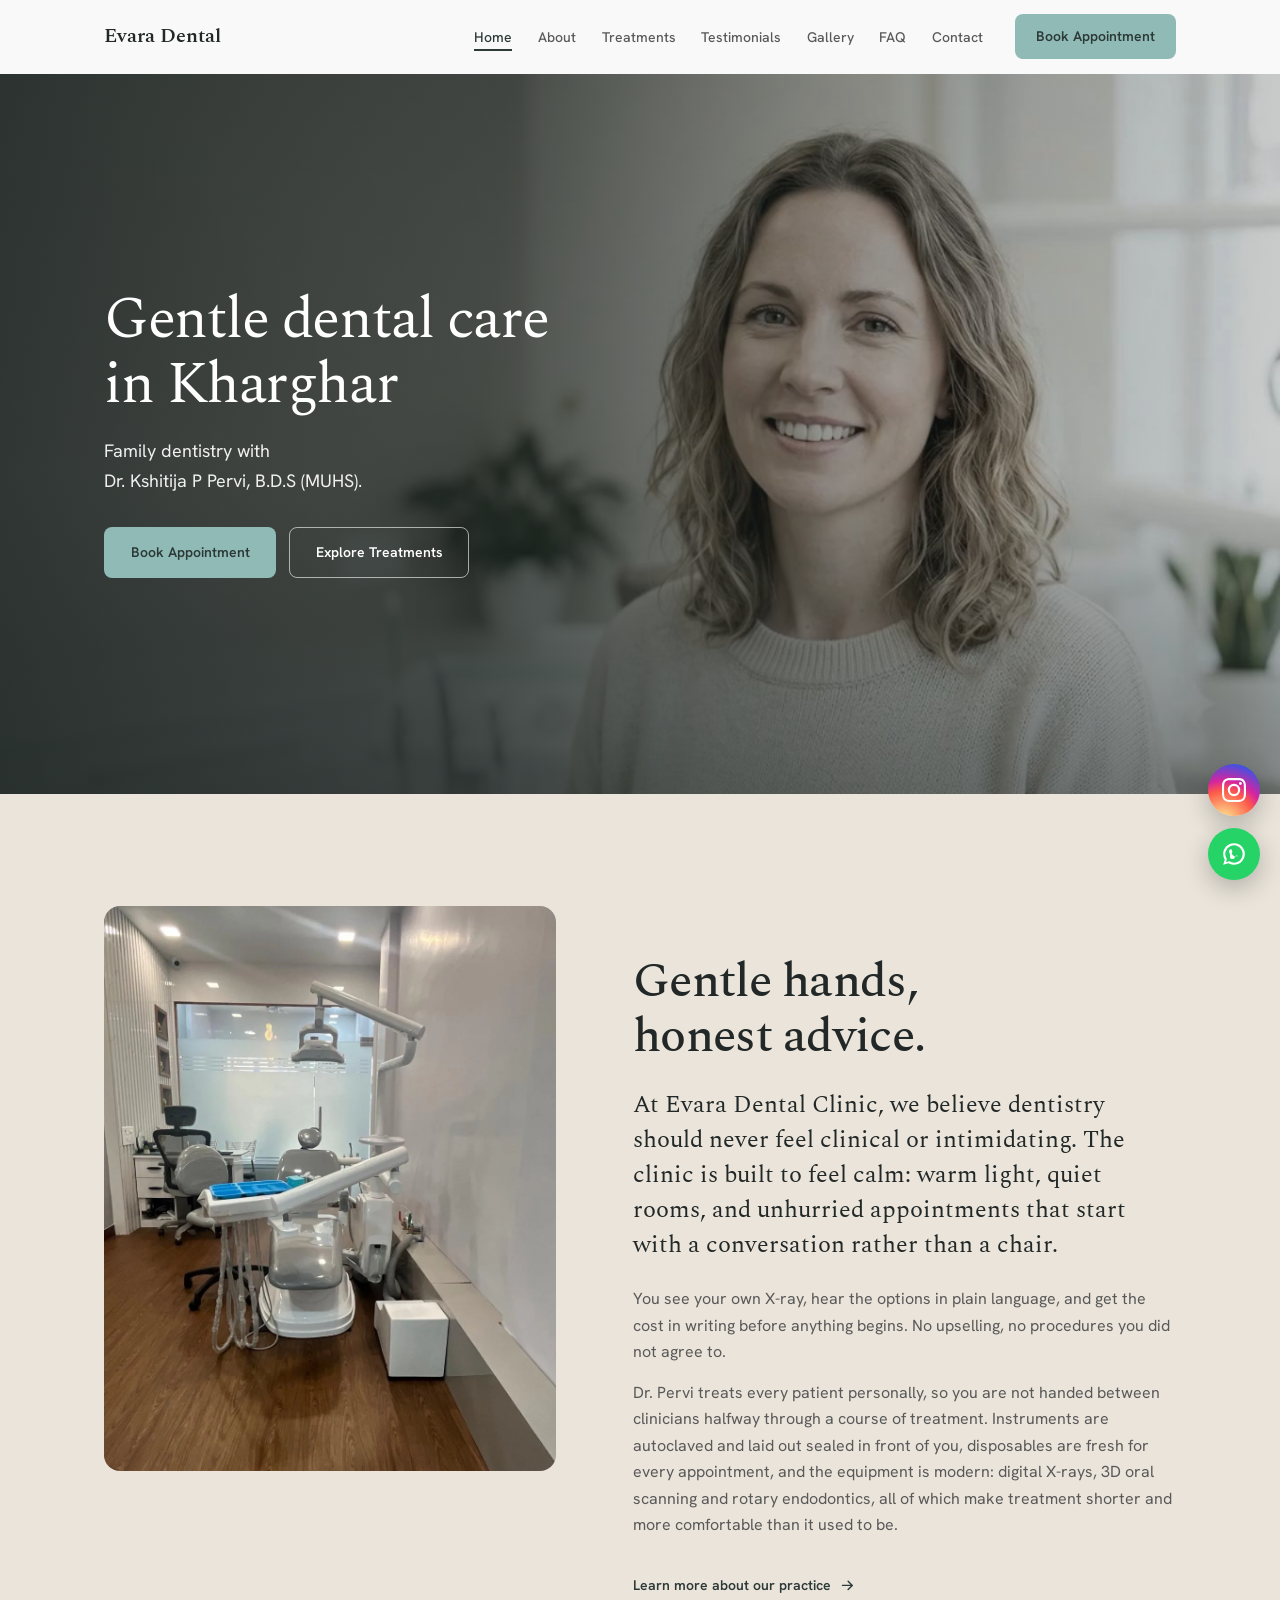
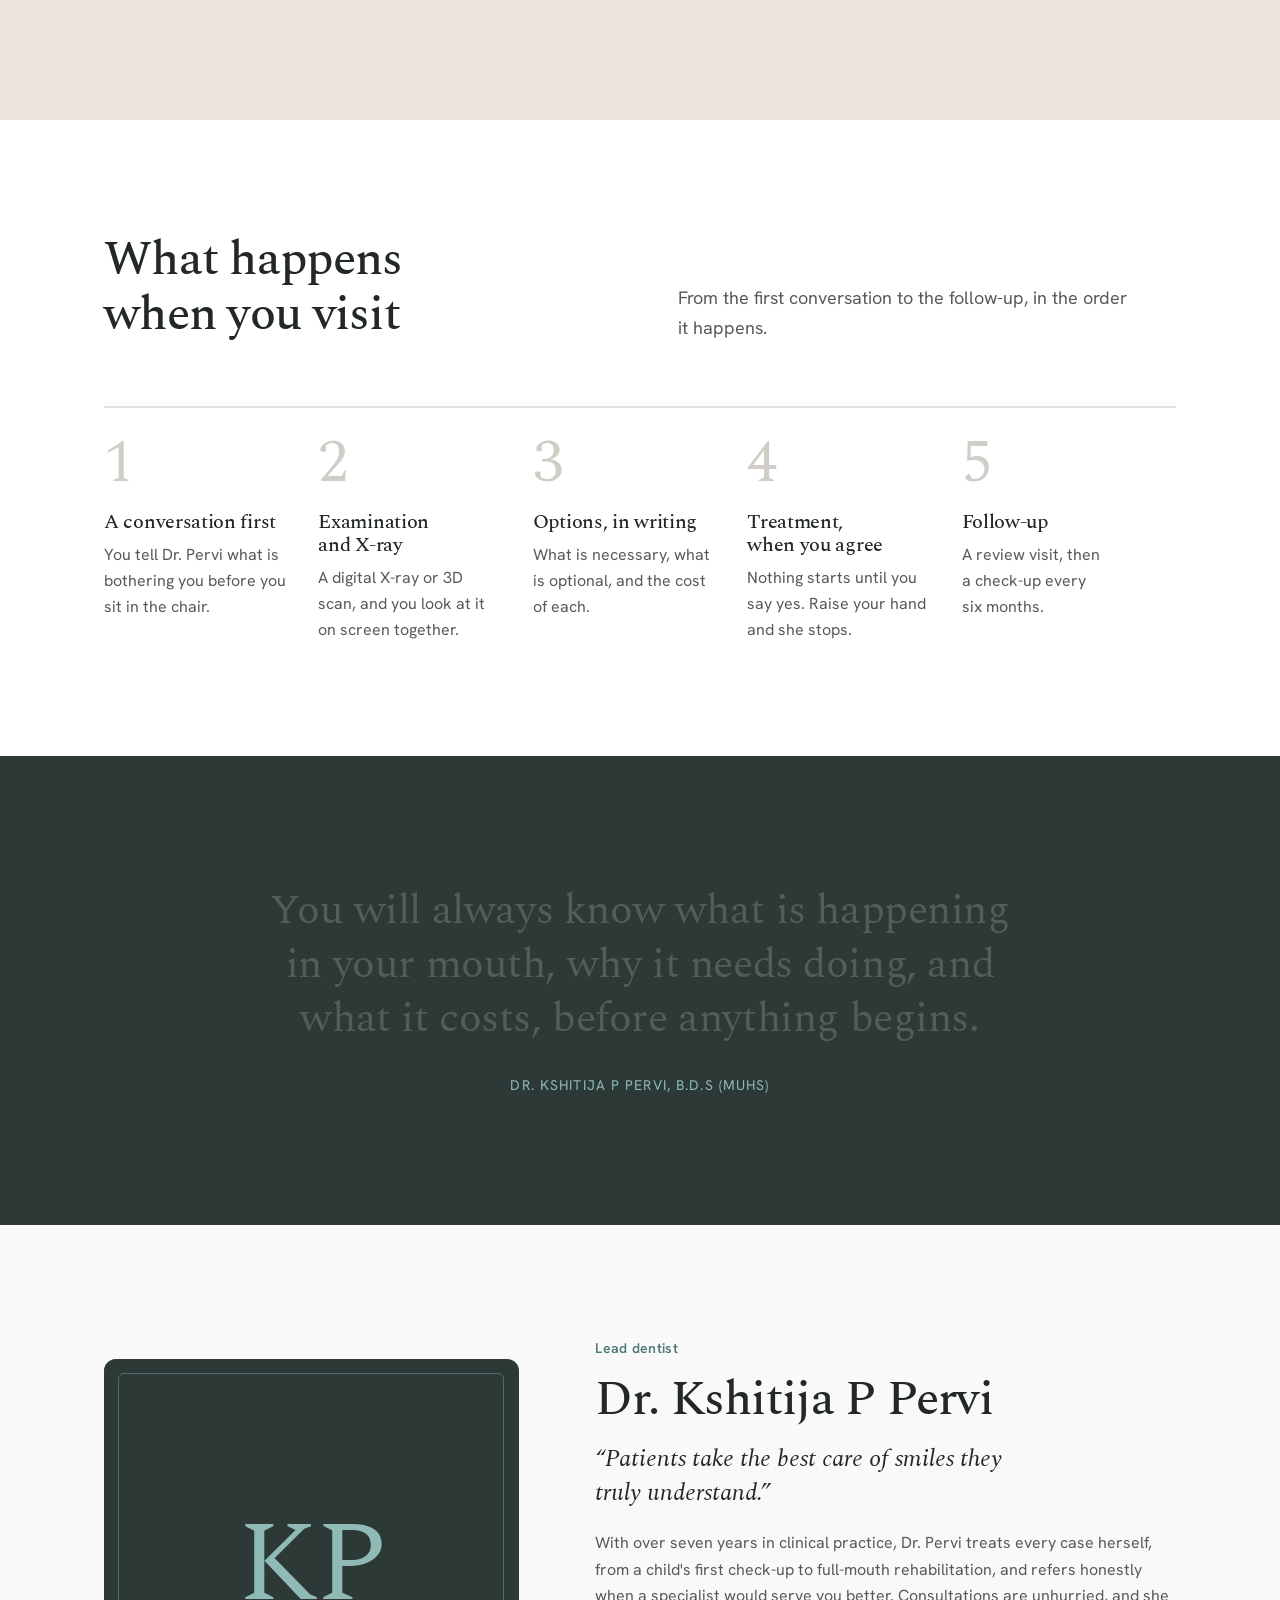
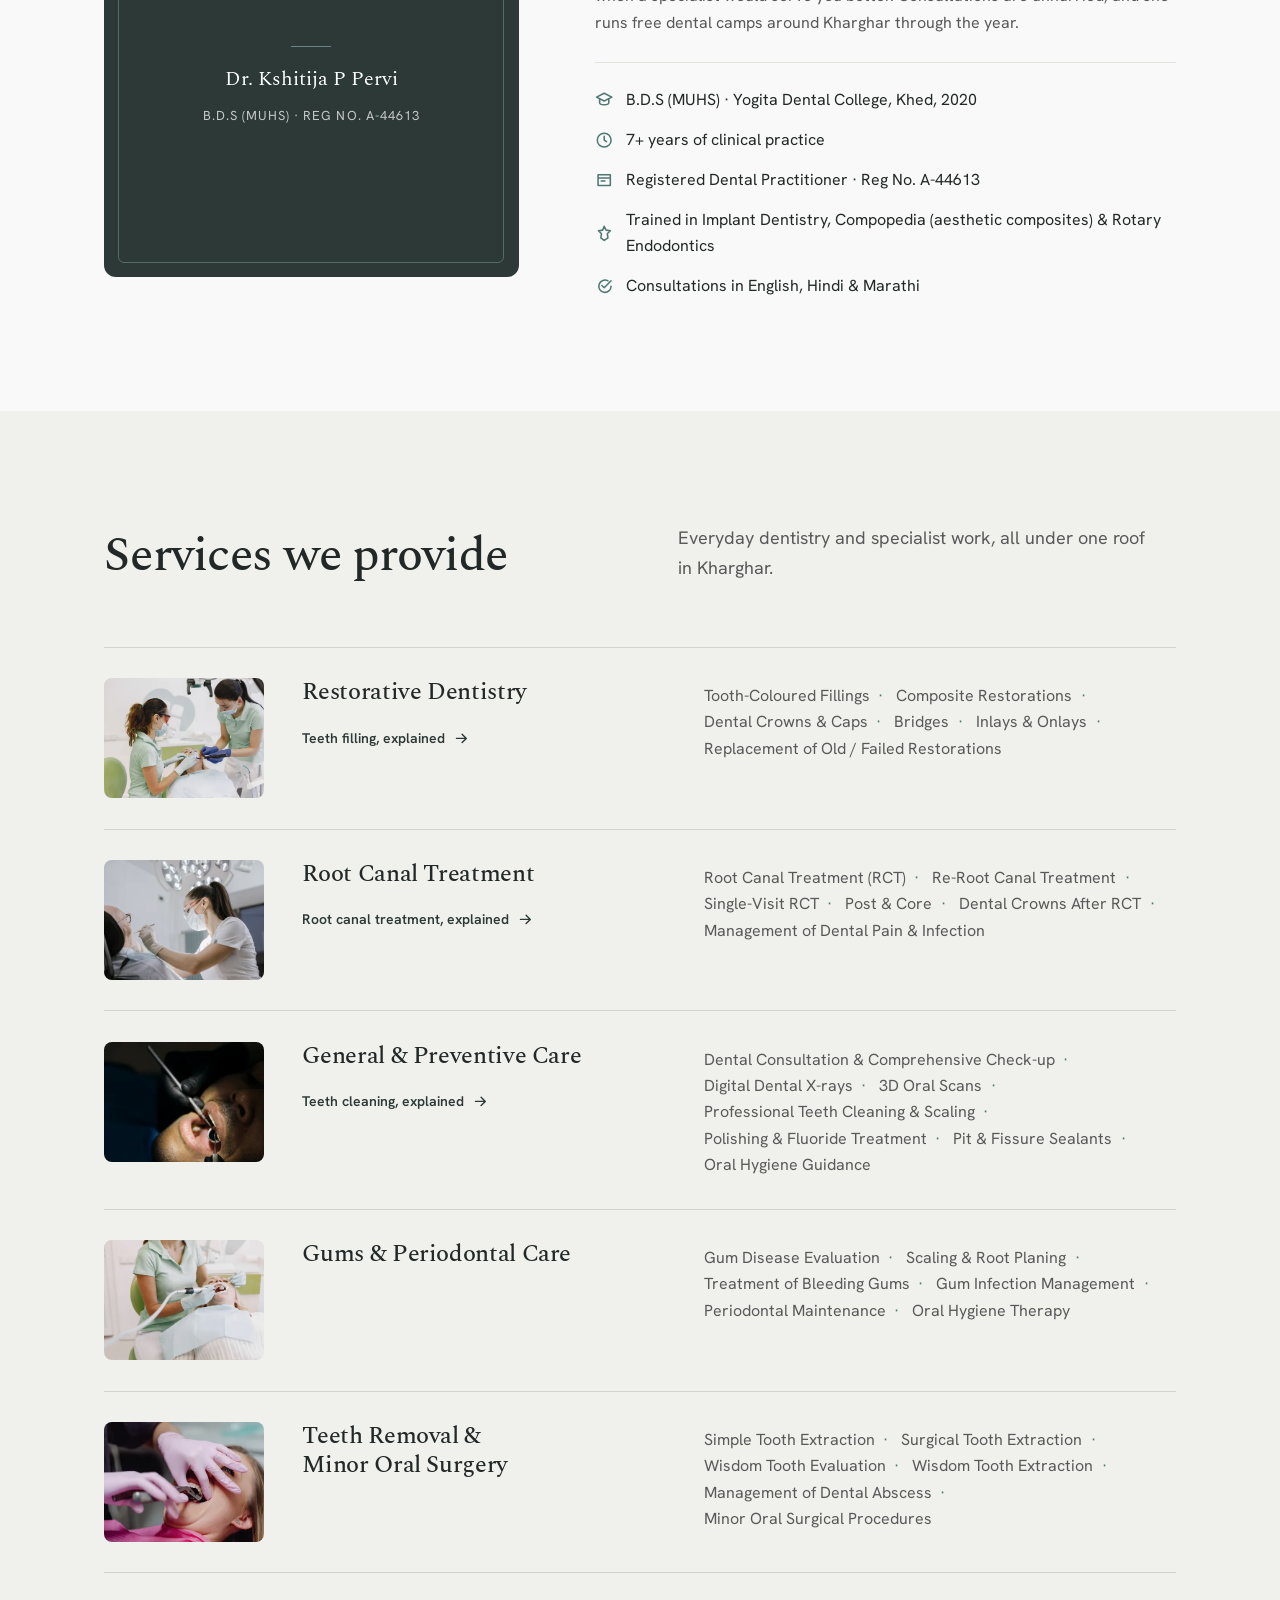
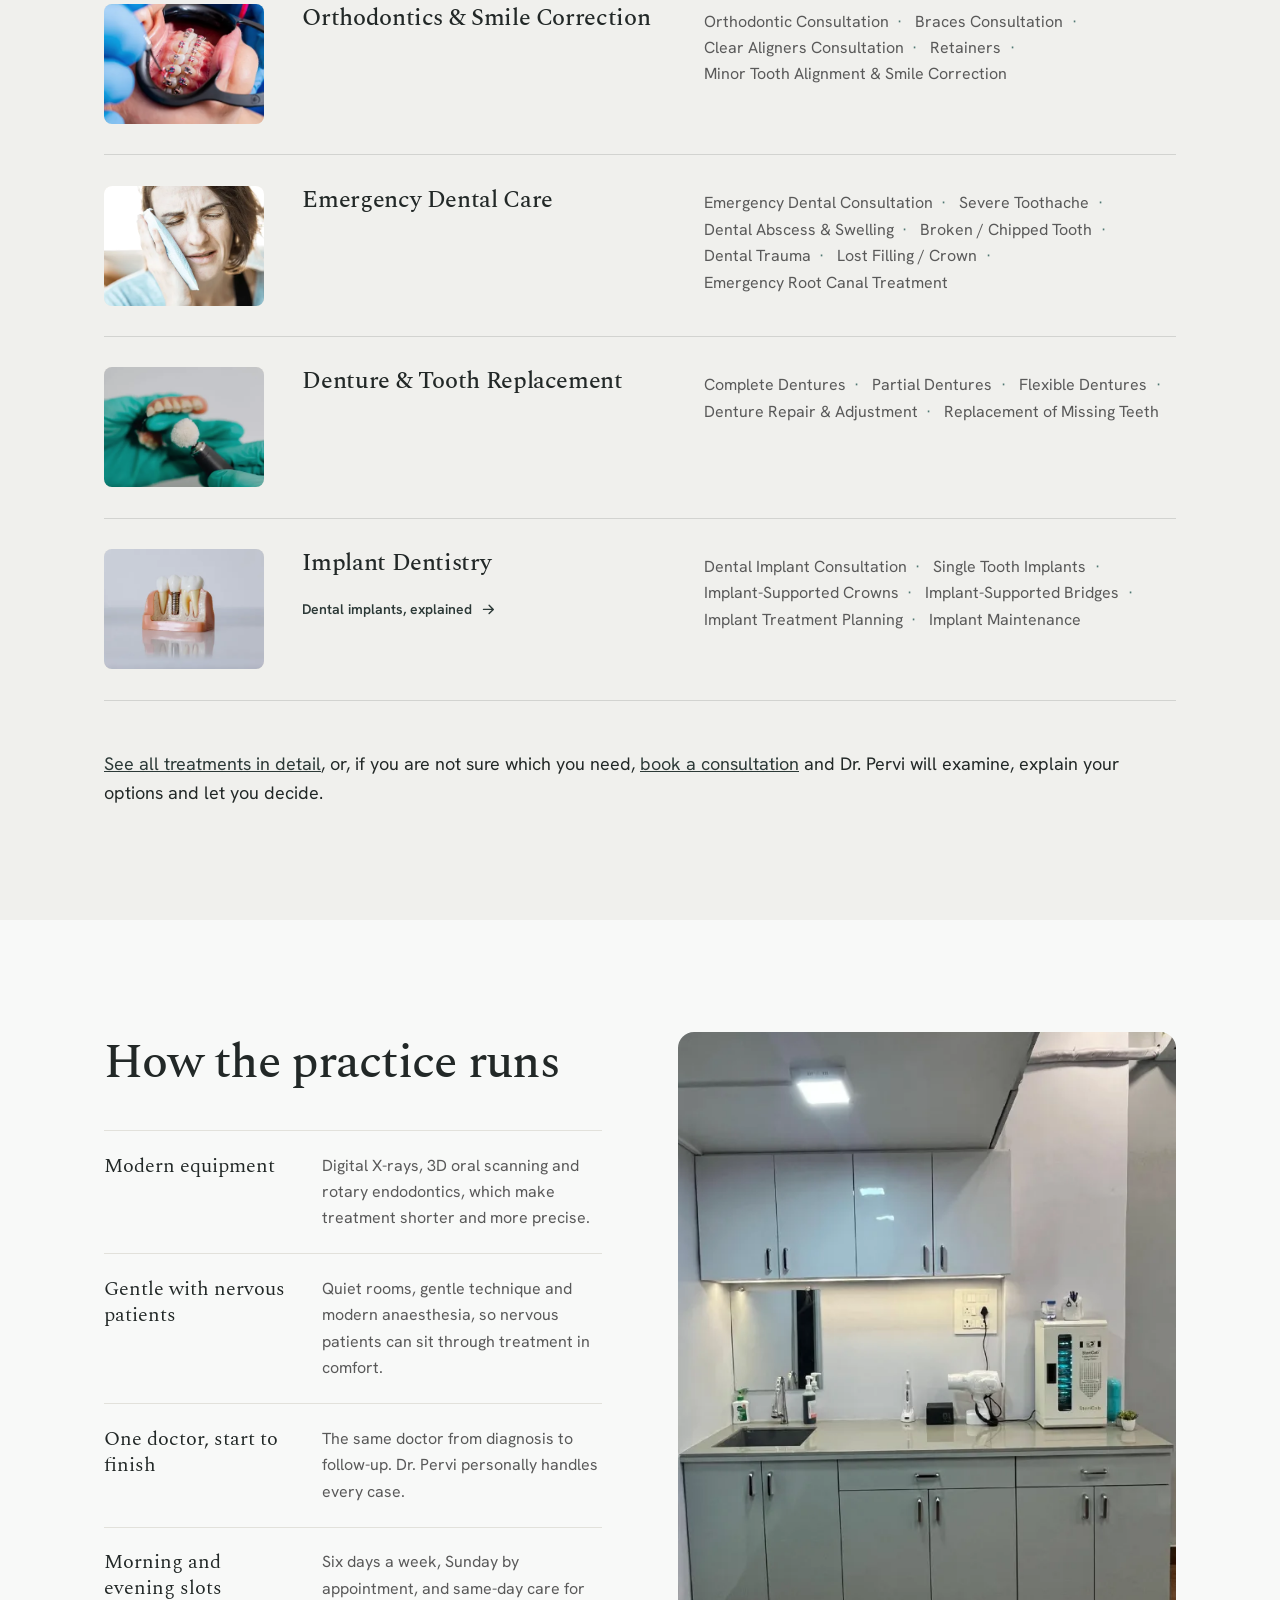
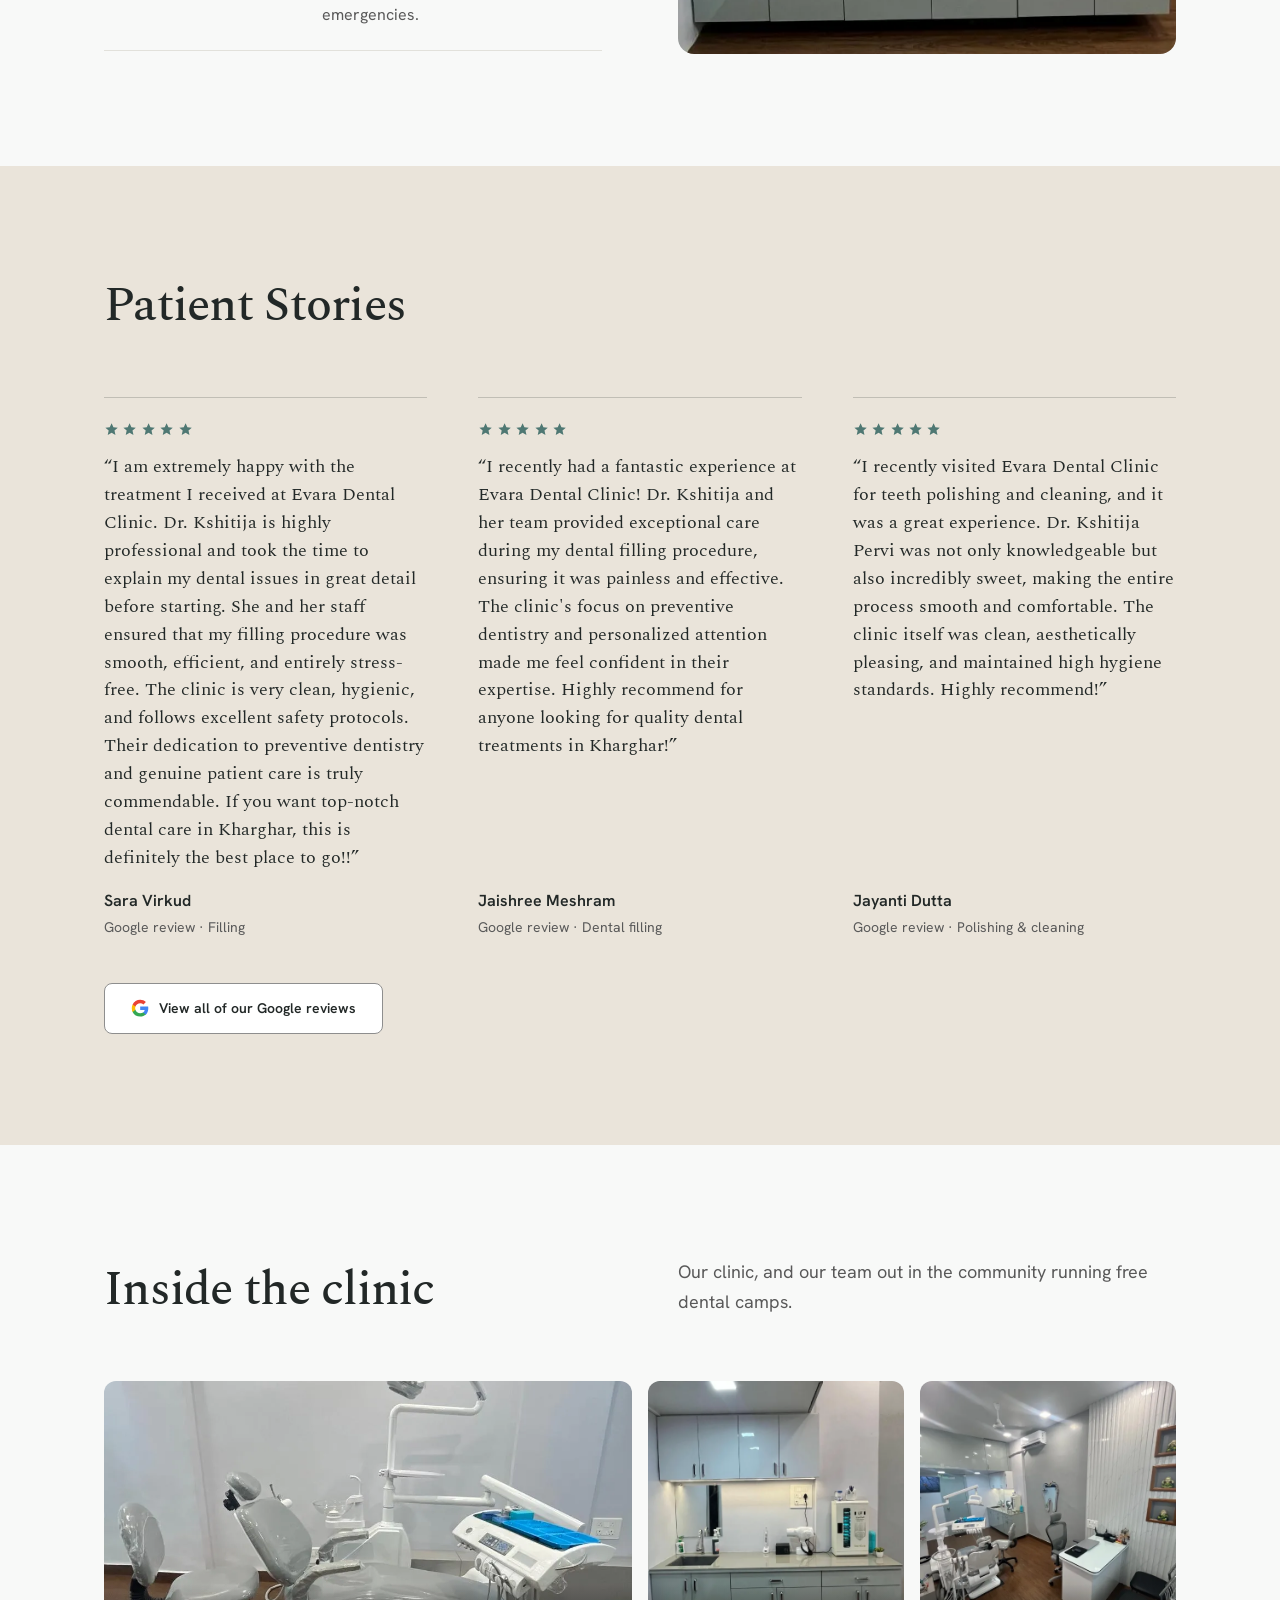
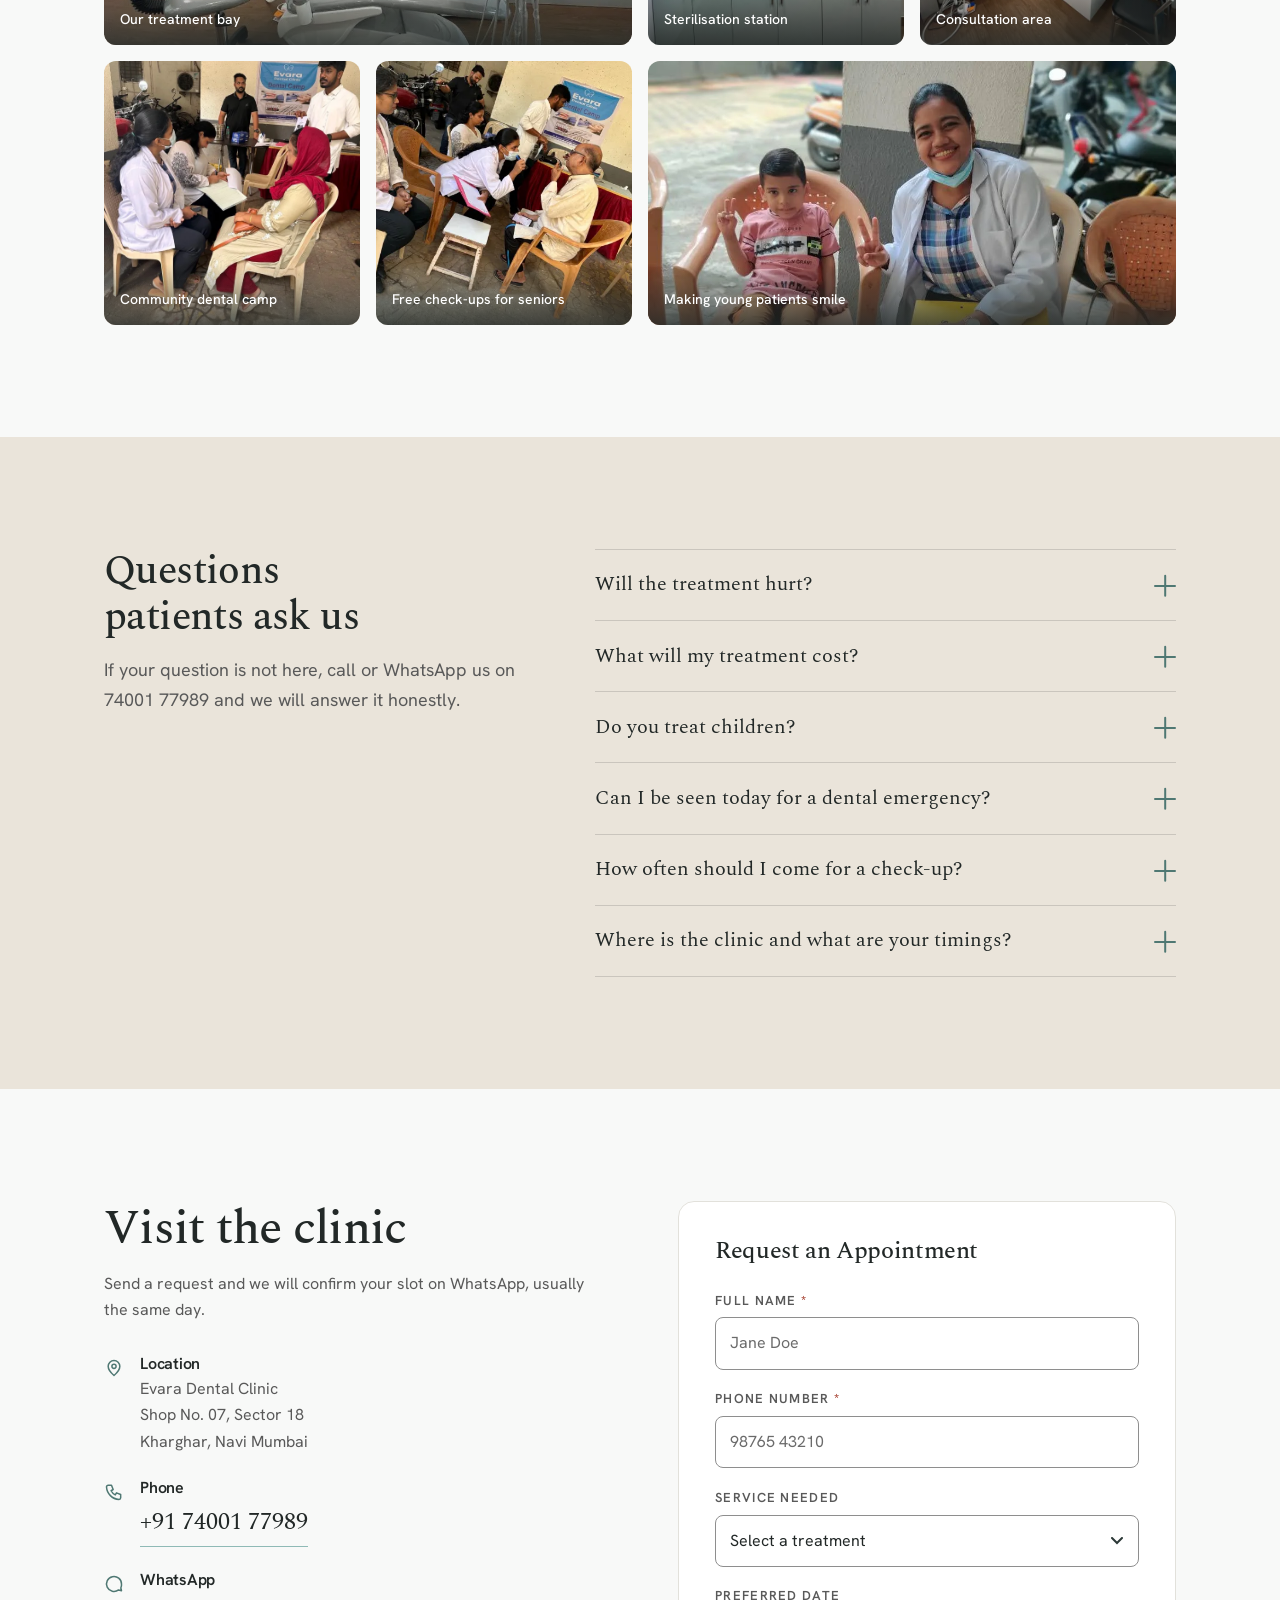
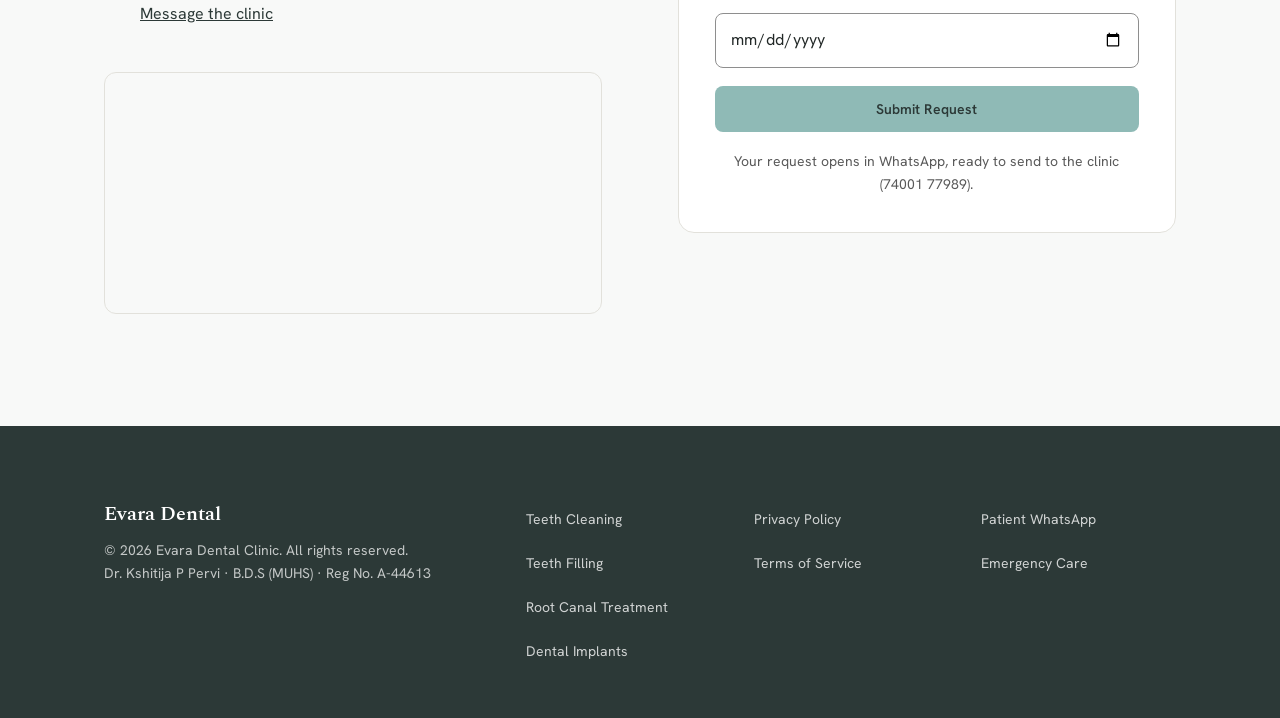
<file: index.html>
<!DOCTYPE html>
<html lang="en">
<head>
  <meta charset="UTF-8">
  <meta name="viewport" content="width=device-width, initial-scale=1.0">
  <title>Evara Dental Clinic | Dr. Kshitija P Pervi, B.D.S (MUHS)</title>
  <meta name="description" content="Evara Dental Clinic in Sector 18, Kharghar. Dr. Kshitija P Pervi, B.D.S (MUHS) treats every case personally: check-ups, root canals, implants, braces and kids' dentistry. Call 74001 77989 to book.">
  <meta name="google-site-verification" content="LVoANlV-i116eSWeXm57ypzHYZ6U4d6oAozTyZI0ArM" />
  <meta name="robots" content="index, follow, max-image-preview:large, max-snippet:-1">
  <link rel="canonical" href="https://www.evaradental.in/">
  <meta property="og:url" content="https://www.evaradental.in/">
  <meta property="og:locale" content="en_IN">
  <meta property="og:type" content="website">
  <meta property="og:site_name" content="Evara Dental Clinic">
  <meta property="og:title" content="Evara Dental Clinic | Gentle dental care in Kharghar">
  <meta property="og:description" content="Family dentistry in Sector 18, Kharghar with Dr. Kshitija P Pervi, B.D.S (MUHS). Check-ups, cleaning, fillings, root canals and implants.">
  <meta property="og:image" content="https://www.evaradental.in/images/hero-poster.jpg">
  <meta name="twitter:image" content="https://www.evaradental.in/images/hero-poster.jpg">
  <meta name="twitter:card" content="summary_large_image">
  <meta name="twitter:title" content="Evara Dental Clinic | Gentle dental care in Kharghar">
  <meta name="twitter:description" content="Family dentistry in Sector 18, Kharghar with Dr. Kshitija P Pervi, B.D.S (MUHS). Check-ups, cleaning, fillings, root canals and implants.">
  <link rel="preconnect" href="https://fonts.googleapis.com">
  <link rel="preconnect" href="https://fonts.gstatic.com" crossorigin>
  <link href="https://fonts.googleapis.com/css2?family=Spectral:ital,wght@0,400;0,500;0,600;1,400&family=Hanken+Grotesk:wght@400;500;600&display=swap" rel="stylesheet">
  <link rel="stylesheet" href="styles.css">
  <link rel="icon" type="image/svg+xml" href='data:image/svg+xml,<svg xmlns="http://www.w3.org/2000/svg" viewBox="0 0 32 32"><path d="M16 3C11 3 7 6.5 7 11.5c0 3.5 1.5 5.5 2.2 8.2.7 2.7 1 8.3 3.3 8.3 2 0 1.4-4.5 3.5-4.5s1.5 4.5 3.5 4.5c2.3 0 2.6-5.6 3.3-8.3.7-2.7 2.2-4.7 2.2-8.2C25 6.5 21 3 16 3z" fill="none" stroke="%232C3937" stroke-width="2"/></svg>'>

  <!-- Local business structured data. NOTE: opening hours are deliberately
       omitted rather than guessed — add openingHoursSpecification once the
       clinic confirms exact timings, and confirm the postal code. -->
  <script type="application/ld+json">
  {
    "@context": "https://schema.org",
    "@type": "Dentist",
    "@id": "https://www.evaradental.in/#clinic",
    "url": "https://www.evaradental.in/",
    "image": "https://www.evaradental.in/images/clinic-chair-600.webp",
    "name": "Evara Dental Clinic",
    "description": "Family dental clinic in Sector 18, Kharghar, Navi Mumbai, run by Dr. Kshitija P Pervi, B.D.S (MUHS).",
    "address": {
      "@type": "PostalAddress",
      "streetAddress": "Shop No. 07, Sector 18",
      "addressLocality": "Kharghar",
      "addressRegion": "Navi Mumbai, Maharashtra",
      "postalCode": "410210",
      "addressCountry": "IN"
    },
    "geo": { "@type": "GeoCoordinates", "latitude": 19.049499, "longitude": 73.0757435 },
    "hasMap": "https://www.google.com/maps/place/Evara+Dental+clinic/@19.0479641,72.9284267,11z",
    "areaServed": ["Kharghar", "Navi Mumbai"],
    "telephone": "+91-74001-77989",
    "sameAs": ["https://www.instagram.com/evara_dental_clinic"],
    "employee": {
      "@type": "Dentist",
      "name": "Dr. Kshitija P Pervi",
      "honorificSuffix": "B.D.S (MUHS)",
      "identifier": "Reg No. A-44613"
    },
    "availableService": [
      { "@type": "MedicalProcedure", "name": "Teeth cleaning (scaling and polishing)", "url": "https://www.evaradental.in/services/teeth-cleaning/" },
      { "@type": "MedicalProcedure", "name": "Teeth filling (tooth-coloured fillings)", "url": "https://www.evaradental.in/services/teeth-filling/" },
      { "@type": "MedicalProcedure", "name": "Root canal treatment", "url": "https://www.evaradental.in/services/root-canal-treatment/" },
      { "@type": "MedicalProcedure", "name": "Dental implants", "url": "https://www.evaradental.in/services/dental-implants/" }
    ]
  }
  </script>
</head>
<body>

  <a class="skip-link" href="#home">Skip to content</a>

  <!-- ======================= NAVIGATION ======================= -->
  <header class="site-header" id="siteHeader">
    <nav class="nav" aria-label="Main">
      <a href="#home" class="brand">Evara Dental</a>

      <button class="nav-toggle" id="navToggle" aria-expanded="false" aria-controls="navMenu">
        <span class="nav-toggle-bar"></span>
        <span class="nav-toggle-bar"></span>
        <span class="sr-only">Open menu</span>
      </button>

      <div class="nav-menu" id="navMenu">
        <ul class="nav-links">
          <li><a href="#home">Home</a></li>
          <li><a href="#about">About</a></li>
          <li><a href="services/">Treatments</a></li>
          <li><a href="#testimonials">Testimonials</a></li>
          <li><a href="#gallery">Gallery</a></li>
          <li><a href="#faq">FAQ</a></li>
          <li><a href="#contact">Contact</a></li>
        </ul>
        <a href="#contact" class="btn btn-primary nav-cta">Book Appointment</a>
      </div>
    </nav>
  </header>

  <main>

    <!-- ======================= HERO ======================= -->
    <section class="hero hero--video" id="home">
      <div class="hero-bg" aria-hidden="true">
        <!-- Decorative background clip. Poster shows before load and whenever
             the video is paused (reduced-motion, or a failed/blocked load). -->
        <video class="hero-video" id="heroVideo"
               autoplay muted loop playsinline preload="metadata"
               poster="images/hero-poster.jpg" tabindex="-1" aria-hidden="true">
          <source src="videos/hero-smile.mp4" type="video/mp4">
        </video>
        <div class="hero-scrim"></div>
      </div>
      <div class="container">
        <div class="hero-copy">
          <h1 class="hero-title">
            <span class="line"><span>Gentle dental care</span></span>
            <span class="line"><span>in Kharghar</span></span>
          </h1>
          <p>Family dentistry with Dr.&nbsp;Kshitija&nbsp;P&nbsp;Pervi, B.D.S&nbsp;(MUHS).</p>
          <div class="hero-actions">
            <a href="#contact" class="btn btn-primary">Book Appointment</a>
            <a href="#treatments" class="btn btn-outline btn-outline--light">Explore Treatments</a>
          </div>
        </div>
      </div>
    </section>

    <!-- ======================= PHILOSOPHY / ABOUT ======================= -->
    <section class="philosophy band-beige" id="about">
      <div class="container split-grid">
        <div class="split-media">
          <picture>
            <source type="image/webp" sizes="(max-width: 860px) 100vw, 50vw"
                    srcset="images/clinic-chair-glass-600.webp 600w, images/clinic-chair-glass.webp 960w">
            <img src="images/clinic-chair-glass.jpeg" alt="The treatment bay at Evara, looking through to the frosted-glass consultation room" width="960" height="1280" loading="lazy" decoding="async">
          </picture>
        </div>
        <div class="split-copy">
          <h2>Gentle hands, honest advice.</h2>
          <p>At Evara Dental Clinic, we believe dentistry should never feel clinical or intimidating. The clinic is built to feel calm: warm light, quiet rooms, and unhurried appointments that start with a conversation rather than a chair.</p>
          <p>You see your own X-ray, hear the options in plain language, and get the cost in writing before anything begins. No upselling, no procedures you did not agree to.</p>
          <p>Dr. Pervi treats every patient personally, so you are not handed between clinicians halfway through a course of treatment. Instruments are autoclaved and laid out sealed in front of you, disposables are fresh for every appointment, and the equipment is modern: digital X-rays, 3D oral scanning and rotary endodontics, all of which make treatment shorter and more comfortable than it used to be.</p>
          <a class="arrow-link" href="#dentist">Learn more about our practice
            <svg viewBox="0 0 24 24" aria-hidden="true"><path fill="none" stroke="currentColor" stroke-width="2" stroke-linecap="round" stroke-linejoin="round" d="M5 12h14m-6-6l6 6-6 6"/></svg>
          </a>
        </div>
      </div>
    </section>

    <!-- ======================= A VISIT, STEP BY STEP ======================= -->
    <!-- Five steps on one rail. The rail draws itself as the visitor scrolls
         through the section (script.js "journey"), so reading down the page
         and moving through the visit are the same gesture. Every step is fully
         visible without JS; the unreached styling only exists under body.js. -->
    <section class="journey" id="journey" aria-labelledby="journeyTitle">
      <div class="container">
        <div class="section-head">
          <h2 id="journeyTitle">What happens when you visit</h2>
          <p>From the first conversation to the follow-up, in the order it happens.</p>
        </div>

        <ol class="journey-steps" data-rail>
          <li class="journey-step">
            <span class="journey-no" aria-hidden="true">1</span>
            <h3>A conversation first</h3>
            <p>You tell Dr. Pervi what is bothering you before you sit in the chair.</p>
          </li>
          <li class="journey-step">
            <span class="journey-no" aria-hidden="true">2</span>
            <h3>Examination and X-ray</h3>
            <p>A digital X-ray or 3D scan, and you look at it on screen together.</p>
          </li>
          <li class="journey-step">
            <span class="journey-no" aria-hidden="true">3</span>
            <h3>Options, in writing</h3>
            <p>What is necessary, what is optional, and the cost of each.</p>
          </li>
          <li class="journey-step">
            <span class="journey-no" aria-hidden="true">4</span>
            <h3>Treatment, when you agree</h3>
            <p>Nothing starts until you say yes. Raise your hand and she stops.</p>
          </li>
          <li class="journey-step">
            <span class="journey-no" aria-hidden="true">5</span>
            <h3>Follow-up</h3>
            <p>A review visit, then a check-up every six months.</p>
          </li>
        </ol>
      </div>
    </section>

    <!-- ======================= STATEMENT ======================= -->
    <!-- One dominant idea per fold. The words are wrapped individually so JS
         can stagger them in; they are fully visible without JS. -->
    <section class="statement">
      <div class="container">
        <p class="statement-text" data-split>You will always know what is happening in your mouth, why it needs doing, and what it costs, before anything begins.</p>
        <p class="statement-by">Dr. Kshitija P Pervi, B.D.S (MUHS)</p>
      </div>
    </section>

    <!-- ======================= LEAD DENTIST ======================= -->
    <section class="dentist" id="dentist">
      <div class="container">
        <div class="dentist-card">
          <!-- TO ADD THE DOCTOR'S PHOTO: save it as images/dr-kshitija.jpg, then
               remove `no-photo` from the div below and add the src to the img:
               <img id="doctorPhoto" src="images/dr-kshitija.jpg" alt="Dr. Kshitija P Pervi"> -->
          <div class="dentist-portrait no-photo" id="doctorPortrait">
            <img id="doctorPhoto" alt="Dr. Kshitija P Pervi">
            <!-- Until a photograph exists, a nameplate: the kind of engraved
                 plaque found beside a clinic door, not an empty avatar. -->
            <div class="dentist-monogram" aria-hidden="true">
              <span class="monogram-initials">KP</span>
              <span class="monogram-rule"></span>
              <span class="monogram-name">Dr. Kshitija P Pervi</span>
              <span class="monogram-meta">B.D.S (MUHS) &middot; Reg No. A-44613</span>
            </div>
          </div>
          <div class="dentist-copy">
            <span class="kicker">Lead dentist</span>
            <h2>Dr. Kshitija P Pervi</h2>
            <p class="dentist-quote">&ldquo;Patients take the best care of smiles they truly understand.&rdquo;</p>
            <p class="dentist-bio">With over seven years in clinical practice, Dr. Pervi treats every case herself, from a child's first check-up to full-mouth rehabilitation, and refers honestly when a specialist would serve you better. Consultations are unhurried, and she runs free dental camps around Kharghar through the year.</p>
            <ul class="dentist-creds">
              <li>
                <svg viewBox="0 0 24 24" aria-hidden="true"><path fill="none" stroke="currentColor" stroke-width="2" stroke-linecap="round" stroke-linejoin="round" d="M12 3L2 8l10 5 10-5-10-5zm-6 7.5V15c0 1.7 2.7 3 6 3s6-1.3 6-3v-4.5"/></svg>
                B.D.S (MUHS) &middot; Yogita Dental College, Khed, 2020
              </li>
              <li>
                <svg viewBox="0 0 24 24" aria-hidden="true"><circle cx="12" cy="12" r="9" fill="none" stroke="currentColor" stroke-width="2"/><path fill="none" stroke="currentColor" stroke-width="2" stroke-linecap="round" d="M12 7v5l3 2"/></svg>
                7+ years of clinical practice
              </li>
              <li>
                <svg viewBox="0 0 24 24" aria-hidden="true"><path fill="none" stroke="currentColor" stroke-width="2" stroke-linecap="round" stroke-linejoin="round" d="M4 5h16v14H4zM4 9h16M8 13h5"/></svg>
                Registered Dental Practitioner &middot; Reg No. A-44613
              </li>
              <li>
                <svg viewBox="0 0 24 24" aria-hidden="true"><path fill="none" stroke="currentColor" stroke-width="2" stroke-linecap="round" stroke-linejoin="round" d="M12 3l2.5 5 5.5.8-4 3.9.9 5.5L12 21.5 7.6 18.2l.9-5.5-4-3.9L10 8z"/></svg>
                Trained in Implant Dentistry, Compopedia (aesthetic composites) &amp; Rotary Endodontics
              </li>
              <li>
                <svg viewBox="0 0 24 24" aria-hidden="true"><path fill="none" stroke="currentColor" stroke-width="2" stroke-linecap="round" stroke-linejoin="round" d="M21 12a8 8 0 1 1-4-6.9M21 5l-9 9-3-3"/></svg>
                Consultations in English, Hindi &amp; Marathi
              </li>
            </ul>
          </div>
        </div>
      </div>
    </section>

    <!-- ======================= SERVICES ======================= -->
    <section class="services" id="treatments">
      <div class="container">
        <div class="section-head">
          <h2>Services we provide</h2>
          <p>Everyday dentistry and specialist work, all under one roof in Kharghar.</p>
        </div>
        <div class="service-grid service-grid--index">

          <article class="service-card">
            <div class="service-media">
              <picture>
                <source type="image/webp" sizes="(max-width:560px) 100vw, (max-width:900px) 46vw, 30vw"
                        srcset="images/services/1-restorative-500.webp 500w, images/services/1-restorative.webp 800w">
                <img src="images/services/1-restorative.webp" alt="Two dentists placing a tooth-coloured filling for a patient" loading="lazy" decoding="async">
              </picture>
            </div>
            <div class="service-body">
              <h3>Restorative Dentistry</h3>
              <ul class="service-list">
                <li>Tooth-Coloured Fillings</li>
                <li>Composite Restorations</li>
                <li>Dental Crowns &amp; Caps</li>
                <li>Bridges</li>
                <li>Inlays &amp; Onlays</li>
                <li>Replacement of Old / Failed Restorations</li>
              </ul>
              <a class="arrow-link" href="services/teeth-filling/">Teeth filling, explained
                <svg viewBox="0 0 24 24" aria-hidden="true"><path fill="none" stroke="currentColor" stroke-width="2" stroke-linecap="round" stroke-linejoin="round" d="M5 12h14m-6-6l6 6-6 6"/></svg>
              </a>
            </div>
          </article>

          <article class="service-card">
            <div class="service-media">
              <picture>
                <source type="image/webp" sizes="(max-width:560px) 100vw, (max-width:900px) 46vw, 30vw"
                        srcset="images/services/2-rootcanal-500.webp 500w, images/services/2-rootcanal.webp 800w">
                <img src="images/services/2-rootcanal.webp" alt="A dentist performing root canal treatment on a patient" loading="lazy" decoding="async">
              </picture>
            </div>
            <div class="service-body">
              <h3>Root Canal Treatment</h3>
              <ul class="service-list">
                <li>Root Canal Treatment (RCT)</li>
                <li>Re-Root Canal Treatment</li>
                <li>Single-Visit RCT</li>
                <li>Post &amp; Core</li>
                <li>Dental Crowns After RCT</li>
                <li>Management of Dental Pain &amp; Infection</li>
              </ul>
              <a class="arrow-link" href="services/root-canal-treatment/">Root canal treatment, explained
                <svg viewBox="0 0 24 24" aria-hidden="true"><path fill="none" stroke="currentColor" stroke-width="2" stroke-linecap="round" stroke-linejoin="round" d="M5 12h14m-6-6l6 6-6 6"/></svg>
              </a>
            </div>
          </article>

          <article class="service-card">
            <div class="service-media">
              <picture>
                <source type="image/webp" sizes="(max-width:560px) 100vw, (max-width:900px) 46vw, 30vw"
                        srcset="images/services/3-general-500.webp 500w, images/services/3-general.webp 800w">
                <img src="images/services/3-general.webp" alt="A patient having a dental check-up and scan" loading="lazy" decoding="async">
              </picture>
            </div>
            <div class="service-body">
              <h3>General &amp; Preventive Care</h3>
              <ul class="service-list">
                <li>Dental Consultation &amp; Comprehensive Check-up</li>
                <li>Digital Dental X-rays</li>
                <li>3D Oral Scans</li>
                <li>Professional Teeth Cleaning &amp; Scaling</li>
                <li>Polishing &amp; Fluoride Treatment</li>
                <li>Pit &amp; Fissure Sealants</li>
                <li>Oral Hygiene Guidance</li>
              </ul>
              <a class="arrow-link" href="services/teeth-cleaning/">Teeth cleaning, explained
                <svg viewBox="0 0 24 24" aria-hidden="true"><path fill="none" stroke="currentColor" stroke-width="2" stroke-linecap="round" stroke-linejoin="round" d="M5 12h14m-6-6l6 6-6 6"/></svg>
              </a>
            </div>
          </article>

          <article class="service-card">
            <div class="service-media">
              <picture>
                <source type="image/webp" sizes="(max-width:560px) 100vw, (max-width:900px) 46vw, 30vw"
                        srcset="images/services/4-gums-500.webp 500w, images/services/4-gums.webp 800w">
                <img src="images/services/4-gums.webp" alt="A dental hygienist cleaning a patient's teeth and gums" loading="lazy" decoding="async">
              </picture>
            </div>
            <div class="service-body">
              <h3>Gums &amp; Periodontal Care</h3>
              <ul class="service-list">
                <li>Gum Disease Evaluation</li>
                <li>Scaling &amp; Root Planing</li>
                <li>Treatment of Bleeding Gums</li>
                <li>Gum Infection Management</li>
                <li>Periodontal Maintenance</li>
                <li>Oral Hygiene Therapy</li>
              </ul>
            </div>
          </article>

          <article class="service-card">
            <div class="service-media">
              <picture>
                <source type="image/webp" sizes="(max-width:560px) 100vw, (max-width:900px) 46vw, 30vw"
                        srcset="images/services/5-extraction-500.webp 500w, images/services/5-extraction.webp 800w">
                <img src="images/services/5-extraction.webp" alt="A dentist extracting a tooth during minor oral surgery" loading="lazy" decoding="async">
              </picture>
            </div>
            <div class="service-body">
              <h3>Teeth Removal &amp; Minor Oral Surgery</h3>
              <ul class="service-list">
                <li>Simple Tooth Extraction</li>
                <li>Surgical Tooth Extraction</li>
                <li>Wisdom Tooth Evaluation</li>
                <li>Wisdom Tooth Extraction</li>
                <li>Management of Dental Abscess</li>
                <li>Minor Oral Surgical Procedures</li>
              </ul>
            </div>
          </article>

          <article class="service-card">
            <div class="service-media">
              <picture>
                <source type="image/webp" sizes="(max-width:560px) 100vw, (max-width:900px) 46vw, 30vw"
                        srcset="images/services/6-ortho-500.webp 500w, images/services/6-ortho.webp 800w">
                <img src="images/services/6-ortho.webp" alt="A close-up of braces fitted on a patient's teeth" loading="lazy" decoding="async">
              </picture>
            </div>
            <div class="service-body">
              <h3>Orthodontics &amp; Smile Correction</h3>
              <ul class="service-list">
                <li>Orthodontic Consultation</li>
                <li>Braces Consultation</li>
                <li>Clear Aligners Consultation</li>
                <li>Retainers</li>
                <li>Minor Tooth Alignment &amp; Smile Correction</li>
              </ul>
            </div>
          </article>

          <article class="service-card">
            <div class="service-media">
              <picture>
                <source type="image/webp" sizes="(max-width:560px) 100vw, (max-width:900px) 46vw, 30vw"
                        srcset="images/services/7-emergency-500.webp 500w, images/services/7-emergency.webp 800w">
                <img src="images/services/7-emergency.webp" alt="A person holding an ice pack to their jaw with a toothache" loading="lazy" decoding="async">
              </picture>
            </div>
            <div class="service-body">
              <h3>Emergency Dental Care</h3>
              <ul class="service-list">
                <li>Emergency Dental Consultation</li>
                <li>Severe Toothache</li>
                <li>Dental Abscess &amp; Swelling</li>
                <li>Broken / Chipped Tooth</li>
                <li>Dental Trauma</li>
                <li>Lost Filling / Crown</li>
                <li>Emergency Root Canal Treatment</li>
              </ul>
            </div>
          </article>

          <article class="service-card">
            <div class="service-media">
              <picture>
                <source type="image/webp" sizes="(max-width:560px) 100vw, (max-width:900px) 46vw, 30vw"
                        srcset="images/services/8-denture-500.webp 500w, images/services/8-denture.webp 800w">
                <img src="images/services/8-denture.webp" alt="A dentist preparing a denture" loading="lazy" decoding="async">
              </picture>
            </div>
            <div class="service-body">
              <h3>Denture &amp; Tooth Replacement</h3>
              <ul class="service-list">
                <li>Complete Dentures</li>
                <li>Partial Dentures</li>
                <li>Flexible Dentures</li>
                <li>Denture Repair &amp; Adjustment</li>
                <li>Replacement of Missing Teeth</li>
              </ul>
            </div>
          </article>

          <article class="service-card">
            <div class="service-media">
              <picture>
                <source type="image/webp" sizes="(max-width:560px) 100vw, (max-width:900px) 46vw, 30vw"
                        srcset="images/services/9-implant-500.webp 500w, images/services/9-implant.webp 800w">
                <img src="images/services/9-implant.webp" alt="A dental implant model showing an implant between natural teeth" loading="lazy" decoding="async">
              </picture>
            </div>
            <div class="service-body">
              <h3>Implant Dentistry</h3>
              <ul class="service-list">
                <li>Dental Implant Consultation</li>
                <li>Single Tooth Implants</li>
                <li>Implant-Supported Crowns</li>
                <li>Implant-Supported Bridges</li>
                <li>Implant Treatment Planning</li>
                <li>Implant Maintenance</li>
              </ul>
              <a class="arrow-link" href="services/dental-implants/">Dental implants, explained
                <svg viewBox="0 0 24 24" aria-hidden="true"><path fill="none" stroke="currentColor" stroke-width="2" stroke-linecap="round" stroke-linejoin="round" d="M5 12h14m-6-6l6 6-6 6"/></svg>
              </a>
            </div>
          </article>

        </div>
        <p class="services-cta"><a href="services/">See all treatments in detail</a>, or, if you are not sure which you need, <a href="#contact">book a consultation</a> and Dr. Pervi will examine, explain your options and let you decide.</p>
      </div>
    </section>

    <!-- ======================= FEATURES + INTERIOR ======================= -->
    <section class="features">
      <div class="container split-grid features-grid">
        <!-- Four facts about the practice, set as a ruled list beside the
             sterilisation photo rather than as an icon grid. -->
        <div class="features-copy">
        <h2>How the practice runs</h2>
        <dl class="feature-list">
          <div class="feature">
            <dt>Modern equipment</dt>
            <dd>Digital X-rays, 3D oral scanning and rotary endodontics, which make treatment shorter and more precise.</dd>
          </div>
          <div class="feature">
            <dt>Gentle with nervous patients</dt>
            <dd>Quiet rooms, gentle technique and modern anaesthesia, so nervous patients can sit through treatment in comfort.</dd>
          </div>
          <div class="feature">
            <dt>One doctor, start to finish</dt>
            <dd>The same doctor from diagnosis to follow-up. Dr. Pervi personally handles every case.</dd>
          </div>
          <div class="feature">
            <dt>Morning and evening slots</dt>
            <dd>Six days a week, Sunday by appointment, and same-day care for emergencies.</dd>
          </div>
        </dl>
        </div>
        <div class="split-media">
          <picture>
            <source type="image/webp" sizes="(max-width: 860px) 50vw, 25vw"
                    srcset="images/clinic-sterilisation-600.webp 600w, images/clinic-sterilisation.webp 960w">
            <img src="images/clinic-sterilisation.jpeg" alt="The sterilisation station at Evara, with autoclave cabinet, scrub sink and sealed instruments" width="960" height="1280" loading="lazy" decoding="async">
          </picture>
        </div>
      </div>
    </section>

    <!-- ======================= PATIENT STORIES ======================= -->
    <section class="stories band-beige" id="testimonials">
      <div class="container">
        <div class="section-head">
          <h2>Patient Stories</h2>
        </div>
        <div class="story-cards">
          <figure class="story-card">
            <div class="stars" role="img" aria-label="Rated 5 out of 5">
              <svg viewBox="0 0 24 24" aria-hidden="true"><path fill="currentColor" d="M12 2l2.9 6.3 6.9.7-5.2 4.6 1.5 6.8L12 16.9 5.9 20.4l1.5-6.8L2.2 9l6.9-.7z"/></svg><svg viewBox="0 0 24 24" aria-hidden="true"><path fill="currentColor" d="M12 2l2.9 6.3 6.9.7-5.2 4.6 1.5 6.8L12 16.9 5.9 20.4l1.5-6.8L2.2 9l6.9-.7z"/></svg><svg viewBox="0 0 24 24" aria-hidden="true"><path fill="currentColor" d="M12 2l2.9 6.3 6.9.7-5.2 4.6 1.5 6.8L12 16.9 5.9 20.4l1.5-6.8L2.2 9l6.9-.7z"/></svg><svg viewBox="0 0 24 24" aria-hidden="true"><path fill="currentColor" d="M12 2l2.9 6.3 6.9.7-5.2 4.6 1.5 6.8L12 16.9 5.9 20.4l1.5-6.8L2.2 9l6.9-.7z"/></svg><svg viewBox="0 0 24 24" aria-hidden="true"><path fill="currentColor" d="M12 2l2.9 6.3 6.9.7-5.2 4.6 1.5 6.8L12 16.9 5.9 20.4l1.5-6.8L2.2 9l6.9-.7z"/></svg>
            </div>
            <blockquote>&ldquo;I am extremely happy with the treatment I received at Evara Dental Clinic. Dr. Kshitija is highly professional and took the time to explain my dental issues in great detail before starting. She and her staff ensured that my filling procedure was smooth, efficient, and entirely stress-free. The clinic is very clean, hygienic, and follows excellent safety protocols. Their dedication to preventive dentistry and genuine patient care is truly commendable. If you want top-notch dental care in Kharghar, this is definitely the best place to go!!&rdquo;</blockquote>
            <figcaption><span class="story-name">Sara Virkud</span>Google review &middot; Filling</figcaption>
          </figure>
          <figure class="story-card">
            <div class="stars" role="img" aria-label="Rated 5 out of 5">
              <svg viewBox="0 0 24 24" aria-hidden="true"><path fill="currentColor" d="M12 2l2.9 6.3 6.9.7-5.2 4.6 1.5 6.8L12 16.9 5.9 20.4l1.5-6.8L2.2 9l6.9-.7z"/></svg><svg viewBox="0 0 24 24" aria-hidden="true"><path fill="currentColor" d="M12 2l2.9 6.3 6.9.7-5.2 4.6 1.5 6.8L12 16.9 5.9 20.4l1.5-6.8L2.2 9l6.9-.7z"/></svg><svg viewBox="0 0 24 24" aria-hidden="true"><path fill="currentColor" d="M12 2l2.9 6.3 6.9.7-5.2 4.6 1.5 6.8L12 16.9 5.9 20.4l1.5-6.8L2.2 9l6.9-.7z"/></svg><svg viewBox="0 0 24 24" aria-hidden="true"><path fill="currentColor" d="M12 2l2.9 6.3 6.9.7-5.2 4.6 1.5 6.8L12 16.9 5.9 20.4l1.5-6.8L2.2 9l6.9-.7z"/></svg><svg viewBox="0 0 24 24" aria-hidden="true"><path fill="currentColor" d="M12 2l2.9 6.3 6.9.7-5.2 4.6 1.5 6.8L12 16.9 5.9 20.4l1.5-6.8L2.2 9l6.9-.7z"/></svg>
            </div>
            <blockquote>&ldquo;I recently had a fantastic experience at Evara Dental Clinic! Dr. Kshitija and her team provided exceptional care during my dental filling procedure, ensuring it was painless and effective. The clinic's focus on preventive dentistry and personalized attention made me feel confident in their expertise. Highly recommend for anyone looking for quality dental treatments in Kharghar!&rdquo;</blockquote>
            <figcaption><span class="story-name">Jaishree Meshram</span>Google review &middot; Dental filling</figcaption>
          </figure>
          <figure class="story-card">
            <div class="stars" role="img" aria-label="Rated 5 out of 5">
              <svg viewBox="0 0 24 24" aria-hidden="true"><path fill="currentColor" d="M12 2l2.9 6.3 6.9.7-5.2 4.6 1.5 6.8L12 16.9 5.9 20.4l1.5-6.8L2.2 9l6.9-.7z"/></svg><svg viewBox="0 0 24 24" aria-hidden="true"><path fill="currentColor" d="M12 2l2.9 6.3 6.9.7-5.2 4.6 1.5 6.8L12 16.9 5.9 20.4l1.5-6.8L2.2 9l6.9-.7z"/></svg><svg viewBox="0 0 24 24" aria-hidden="true"><path fill="currentColor" d="M12 2l2.9 6.3 6.9.7-5.2 4.6 1.5 6.8L12 16.9 5.9 20.4l1.5-6.8L2.2 9l6.9-.7z"/></svg><svg viewBox="0 0 24 24" aria-hidden="true"><path fill="currentColor" d="M12 2l2.9 6.3 6.9.7-5.2 4.6 1.5 6.8L12 16.9 5.9 20.4l1.5-6.8L2.2 9l6.9-.7z"/></svg><svg viewBox="0 0 24 24" aria-hidden="true"><path fill="currentColor" d="M12 2l2.9 6.3 6.9.7-5.2 4.6 1.5 6.8L12 16.9 5.9 20.4l1.5-6.8L2.2 9l6.9-.7z"/></svg>
            </div>
            <blockquote>&ldquo;I recently visited Evara Dental Clinic for teeth polishing and cleaning, and it was a great experience. Dr. Kshitija Pervi was not only knowledgeable but also incredibly sweet, making the entire process smooth and comfortable. The clinic itself was clean, aesthetically pleasing, and maintained high hygiene standards. Highly recommend!&rdquo;</blockquote>
            <figcaption><span class="story-name">Jayanti Dutta</span>Google review &middot; Polishing &amp; cleaning</figcaption>
          </figure>
        </div>

        <div class="stories-cta">
          <a class="btn btn-outline btn-google" href="https://www.google.com/maps/place/Evara+Dental+clinic/@19.0479641,72.9284267,11z/data=!4m12!1m2!2m1!1sevara+dental+clinic!3m8!1s0x3be7c31c560bcbef:0xb67b7b6c31695065!8m2!3d19.049499!4d73.0757435!9m1!1b1!15sChNldmFyYSBkZW50YWwgY2xpbmljWhUiE2V2YXJhIGRlbnRhbCBjbGluaWOSAQdkZW50aXN04AEA!16s%2Fg%2F11w4nky9dx" target="_blank" rel="noopener">
            <svg class="g-logo" viewBox="0 0 48 48" aria-hidden="true"><path fill="#4285F4" d="M45.1 24.5c0-1.6-.1-3.2-.4-4.7H24v8.9h11.8c-.5 2.7-2 5-4.4 6.6v5.5h7.1c4.2-3.8 6.6-9.5 6.6-16.3z"/><path fill="#34A853" d="M24 46c6 0 11-2 14.6-5.4l-7.1-5.5c-2 1.3-4.5 2.1-7.5 2.1-5.8 0-10.7-3.9-12.400-9.1H4.2v5.7C7.8 41.1 15.3 46 24 46z"/><path fill="#FBBC05" d="M11.6 28.1c-.4-1.3-.7-2.7-.7-4.1s.2-2.8.7-4.1v-5.7H4.2C2.8 17.1 2 20.4 2 24s.8 6.9 2.2 9.8l7.4-5.7z"/><path fill="#EA4335" d="M24 10.8c3.3 0 6.2 1.1 8.5 3.3l6.3-6.3C35 4.3 30 2 24 2 15.3 2 7.8 6.9 4.2 14.2l7.4 5.7c1.7-5.2 6.6-9.1 12.4-9.1z"/></svg>
            View all of our Google reviews
          </a>
        </div>
      </div>
    </section>

    <!-- ======================= GALLERY ======================= -->
    <section class="gallery" id="gallery">
      <div class="container">
        <div class="section-head">
          <h2>Inside the clinic</h2>
          <p>Our clinic, and our team out in the community running free dental camps.</p>
        </div>
        <div class="gallery-grid">
          <figure class="gallery-item gallery-wide">
            <picture>
              <source type="image/webp" sizes="(max-width: 860px) 100vw, 50vw"
                      srcset="images/clinic-chair-600.webp 600w, images/clinic-chair.webp 960w">
              <img src="images/clinic-chair.jpeg" alt="A dental chair and operating light at Evara Dental Clinic, ready for the next patient" width="960" height="1280" loading="lazy" decoding="async">
            </picture>
            <figcaption>Our treatment bay</figcaption>
          </figure>
          <figure class="gallery-item">
            <picture>
              <source type="image/webp" sizes="(max-width: 860px) 50vw, 25vw"
                      srcset="images/clinic-sterilisation-600.webp 600w, images/clinic-sterilisation.webp 960w">
              <img src="images/clinic-sterilisation.jpeg" alt="Sterilisation cabinet and scrub station with sealed instruments" width="960" height="1280" loading="lazy" decoding="async">
            </picture>
            <figcaption>Sterilisation station</figcaption>
          </figure>
          <figure class="gallery-item">
            <picture>
              <source type="image/webp" sizes="(max-width: 860px) 100vw, 45vw"
                      srcset="images/clinic-operatory-600.webp 600w, images/clinic-operatory.webp 960w">
              <img src="images/clinic-operatory.jpeg" alt="The consultation desk and treatment area at Evara Dental Clinic" width="960" height="1280" loading="lazy" decoding="async">
            </picture>
            <figcaption>Consultation area</figcaption>
          </figure>
          <figure class="gallery-item">
            <picture>
              <source type="image/webp" sizes="(max-width: 860px) 50vw, 25vw"
                      srcset="images/camp-banner-600.webp 600w, images/camp-banner.webp 960w">
              <img src="images/camp-banner.jpeg" alt="The Evara Dental Clinic team screening residents at a free community dental camp" width="960" height="1280" loading="lazy" decoding="async">
            </picture>
            <figcaption>Community dental camp</figcaption>
          </figure>
          <figure class="gallery-item">
            <picture>
              <source type="image/webp" sizes="(max-width: 860px) 50vw, 25vw"
                      srcset="images/camp-checkup-600.webp 600w, images/camp-checkup.webp 960w">
              <img src="images/camp-checkup.jpeg" alt="A dentist examining an elderly patient at an Evara community dental camp" width="1280" height="960" loading="lazy" decoding="async">
            </picture>
            <figcaption>Free check-ups for seniors</figcaption>
          </figure>
          <figure class="gallery-item gallery-wide">
            <picture>
              <source type="image/webp" sizes="(max-width: 860px) 100vw, 50vw"
                      srcset="images/camp-child-600.webp 600w, images/camp-child.webp 960w">
              <img class="focus-top" src="images/camp-child.jpeg" alt="A smiling dentist and a young patient after a check-up at a community dental camp" width="960" height="1280" loading="lazy" decoding="async">
            </picture>
            <figcaption>Making young patients smile</figcaption>
          </figure>
        </div>
      </div>
    </section>

    <!-- ======================= FAQ ======================= -->
    <!-- Native <details>/<summary> for real keyboard and screen-reader support;
         the open/close is animated with grid-template-rows, never height. -->
    <section class="faq band-beige" id="faq">
      <div class="container faq-layout">
        <div class="section-head">
          <h2>Questions patients ask us</h2>
          <p>If your question is not here, call or WhatsApp us on 74001&nbsp;77989 and we will answer it honestly.</p>
        </div>

        <div class="faq-list">
          <details class="faq-item">
            <summary>
              Will the treatment hurt?
              <span class="faq-mark" aria-hidden="true"></span>
            </summary>
            <div class="faq-answer"><div>
              <p>For the great majority of our patients, no. Modern local anaesthesia and gentle technique mean that fillings, scaling and even root canals are usually painless, and most people are surprised by how little they feel. If you are nervous, tell us at the start: we will explain each step before it happens, work in shorter stretches, and stop whenever you raise your hand.</p>
            </div></div>
          </details>

          <details class="faq-item">
            <summary>
              What will my treatment cost?
              <span class="faq-mark" aria-hidden="true"></span>
            </summary>
            <div class="faq-answer"><div>
              <p>You get a written estimate before any work begins. After examining you, Dr. Pervi shows you the X-ray, explains which treatments are genuinely necessary and which are optional, and gives you the cost of each in writing. Nothing proceeds until you agree to it, and we never add procedures you did not approve.</p>
            </div></div>
          </details>

          <details class="faq-item">
            <summary>
              Do you treat children?
              <span class="faq-mark" aria-hidden="true"></span>
            </summary>
            <div class="faq-answer"><div>
              <p>Yes. We see children for first check-ups, cavity care, fluoride treatment, pit and fissure sealants, and habit counselling for thumb-sucking or grinding. Dr. Pervi keeps children's appointments short and unhurried so that the dentist stays a place they do not mind visiting. Parents are welcome to stay beside the chair throughout.</p>
            </div></div>
          </details>

          <details class="faq-item">
            <summary>
              Can I be seen today for a dental emergency?
              <span class="faq-mark" aria-hidden="true"></span>
            </summary>
            <div class="faq-answer"><div>
              <p>We keep same-day slots for emergencies. If you have severe toothache, a swelling or abscess, a broken or knocked-out tooth, or a lost filling or crown, call or WhatsApp <a href="tel:+917400177989">74001&nbsp;77989</a> and we will fit you in as soon as we can, usually the same day. For a knocked-out adult tooth, keep it in milk and come in immediately: the first hour matters.</p>
            </div></div>
          </details>

          <details class="faq-item">
            <summary>
              How often should I come for a check-up?
              <span class="faq-mark" aria-hidden="true"></span>
            </summary>
            <div class="faq-answer"><div>
              <p>Every six months for most people, along with scaling and polishing to remove the tartar that a toothbrush cannot reach. Catching a cavity at the check-up stage usually means a small filling instead of a root canal later, so routine visits are the cheapest dentistry there is. If you have gum disease, diabetes or braces, we may suggest coming more often.</p>
            </div></div>
          </details>

          <details class="faq-item">
            <summary>
              Where is the clinic and what are your timings?
              <span class="faq-mark" aria-hidden="true"></span>
            </summary>
            <div class="faq-answer"><div>
              <p>Evara Dental Clinic is at Shop No. 07, Sector 18, Kharghar, Navi Mumbai. We are open Monday to Saturday, morning and evening, with Sunday by appointment. Booking ahead is best, and you can request a slot through the <a href="#contact">form below</a> or on WhatsApp.</p>
            </div></div>
          </details>
        </div>
      </div>
    </section>

    <!-- ======================= CONTACT ======================= -->
    <section class="contact" id="contact">
      <div class="container contact-grid">
        <div class="contact-copy">
          <h2>Visit the clinic</h2>
          <p>Send a request and we will confirm your slot on WhatsApp, usually the same day.</p>
          <ul class="contact-rows">
            <li>
              <svg viewBox="0 0 24 24" aria-hidden="true"><path fill="none" stroke="currentColor" stroke-width="1.8" stroke-linecap="round" stroke-linejoin="round" d="M12 21s-7-5.8-7-11a7 7 0 0 1 14 0c0 5.2-7 11-7 11z"/><circle cx="12" cy="10" r="2.5" fill="none" stroke="currentColor" stroke-width="1.8"/></svg>
              <div>
                <h3>Location</h3>
                <!-- EDIT: read off the camp banner — CONFIRM the building name before publishing -->
                <p>Evara Dental Clinic<br>Shop No. 07, Sector 18<br>Kharghar, Navi Mumbai</p>
              </div>
            </li>
            <li>
              <svg viewBox="0 0 24 24" aria-hidden="true"><path fill="none" stroke="currentColor" stroke-width="1.8" stroke-linecap="round" stroke-linejoin="round" d="M5 4h4l2 5-2.5 1.5a12 12 0 0 0 5 5L15 13l5 2v4a2 2 0 0 1-2 2A16 16 0 0 1 3 6a2 2 0 0 1 2-2z"/></svg>
              <div>
                <h3>Phone</h3>
                <p><a href="tel:+917400177989">+91 74001 77989</a></p>
              </div>
            </li>
            <li>
              <svg viewBox="0 0 24 24" aria-hidden="true"><path fill="none" stroke="currentColor" stroke-width="1.8" stroke-linecap="round" stroke-linejoin="round" d="M21 12a9 9 0 1 0-3.5 7.1L21 20l-.8-3.2A9 9 0 0 0 21 12z"/></svg>
              <div>
                <h3>WhatsApp</h3>
                <p><a href="https://wa.me/917400177989" target="_blank" rel="noopener">Message the clinic</a></p>
              </div>
            </li>
          </ul>
          <div class="map-wrap">
            <iframe
              src="https://www.google.com/maps/embed?pb=!1m18!1m12!1m3!1d241366.9513137969!2d72.92842665675079!3d19.04796413150614!2m3!1f0!2f0!3f0!3m2!1i1024!2i768!4f13.1!3m3!1m2!1s0x3be7c31c560bcbef%3A0xb67b7b6c31695065!2sEvara%20Dental%20clinic!5e0!3m2!1sen!2sin!4v1784654583688!5m2!1sen!2sin"
              title="Evara Dental Clinic on Google Maps"
              loading="lazy"
              referrerpolicy="strict-origin-when-cross-origin"
              allowfullscreen></iframe>
          </div>
        </div>

        <form class="appointment-card" id="appointmentForm" novalidate>
          <h3 class="appointment-title">Request an Appointment</h3>
          <div class="form-field">
            <label for="fName">Full Name <span class="req" aria-hidden="true">*</span></label>
            <input type="text" id="fName" name="name" autocomplete="name" required aria-required="true" aria-describedby="formError" placeholder="Jane Doe">
          </div>
          <div class="form-field">
            <label for="fPhone">Phone Number <span class="req" aria-hidden="true">*</span></label>
            <input type="tel" id="fPhone" name="phone" autocomplete="tel" inputmode="tel" required aria-required="true" aria-describedby="formError" placeholder="98765 43210">
          </div>
          <div class="form-field">
            <label for="fService">Service Needed</label>
            <select id="fService" name="service">
              <option value="" selected>Select a treatment</option>
              <option value="Routine check-up / cleaning">Routine check-up / cleaning</option>
              <option value="Root canal treatment">Root canal treatment</option>
              <option value="Dental implants">Dental implants</option>
              <option value="Braces / clear aligners">Braces / clear aligners</option>
              <option value="Teeth whitening / smile design">Teeth whitening / smile design</option>
              <option value="Crowns / bridges / dentures">Crowns / bridges / dentures</option>
              <option value="Extraction / wisdom tooth">Extraction / wisdom tooth</option>
              <option value="Kids' dentistry">Kids' dentistry</option>
              <option value="Dental emergency">Dental emergency</option>
            </select>
          </div>
          <div class="form-field">
            <label for="fDate">Preferred Date</label>
            <input type="date" id="fDate" name="date">
          </div>
          <p class="form-error" id="formError" role="alert" hidden>Please fill in your name and phone number so we can confirm your appointment.</p>
          <button type="submit" class="btn btn-primary btn-wide"><span class="btn-label">Submit Request</span></button>
          <p class="form-note">Your request opens in WhatsApp, ready to send to the clinic (74001 77989).</p>
        </form>
      </div>
    </section>
  </main>

  <!-- ======================= FOOTER ======================= -->
  <footer class="site-footer">
    <div class="container footer-grid">
      <div>
        <p class="footer-brand">Evara Dental</p>
        <p class="footer-fine">&copy; <span id="year">2026</span> Evara Dental Clinic. All rights reserved.</p>
        <p class="footer-fine">Dr. Kshitija P Pervi &middot; B.D.S (MUHS) &middot; Reg No. A-44613</p>
      </div>
      <nav class="footer-col" aria-label="Treatments">
        <a href="services/teeth-cleaning/">Teeth Cleaning</a>
        <a href="services/teeth-filling/">Teeth Filling</a>
        <a href="services/root-canal-treatment/">Root Canal Treatment</a>
        <a href="services/dental-implants/">Dental Implants</a>
      </nav>
      <nav class="footer-col" aria-label="Legal">
        <a href="#">Privacy Policy</a>
        <a href="#">Terms of Service</a>
      </nav>
      <nav class="footer-col" aria-label="Patient links">
        <a href="https://wa.me/917400177989" target="_blank" rel="noopener">Patient WhatsApp</a>
        <a href="tel:+917400177989">Emergency Care</a>
      </nav>
    </div>
  </footer>

  <div class="fab-stack">
    <a href="https://www.instagram.com/evara_dental_clinic" class="fab fab-instagram" target="_blank" rel="noopener" aria-label="Follow Evara Dental Clinic on Instagram">
      <svg viewBox="0 0 24 24" width="24" height="24" aria-hidden="true"><path fill="currentColor" d="M12 2.2c3.2 0 3.6 0 4.9.1 1.2.1 1.8.2 2.2.4.6.2 1 .5 1.4.9.4.4.7.8.9 1.4.2.4.4 1 .4 2.2.1 1.3.1 1.7.1 4.9s0 3.6-.1 4.9c-.1 1.2-.2 1.8-.4 2.2-.2.6-.5 1-.9 1.4-.4.4-.8.7-1.4.9-.4.2-1 .4-2.2.4-1.3.1-1.7.1-4.9.1s-3.6 0-4.9-.1c-1.2-.1-1.8-.2-2.2-.4-.6-.2-1-.5-1.4-.9-.4-.4-.7-.8-.9-1.4-.2-.4-.4-1-.4-2.2-.1-1.3-.1-1.7-.1-4.9s0-3.6.1-4.9c.1-1.2.2-1.8.4-2.2.2-.6.5-1 .9-1.4.4-.4.8-.7 1.4-.9.4-.2 1-.4 2.2-.4 1.3-.1 1.7-.1 4.9-.1m0-2.2C8.7 0 8.3 0 7 .1 5.7.2 4.9.4 4.1.7c-.8.3-1.5.7-2.1 1.4C1.3 2.7.9 3.4.6 4.2.3 4.9.1 5.8.1 7 0 8.3 0 8.7 0 12s0 3.7.1 5c.1 1.2.3 2.1.6 2.8.3.8.7 1.5 1.4 2.1.6.6 1.3 1.1 2.1 1.4.7.3 1.6.5 2.8.6 1.3.1 1.7.1 5 .1s3.7 0 5-.1c1.2-.1 2.1-.3 2.8-.6.8-.3 1.5-.7 2.1-1.4.6-.6 1.1-1.3 1.4-2.1.3-.7.5-1.6.6-2.8.1-1.3.1-1.7.1-5s0-3.7-.1-5c-.1-1.2-.3-2.1-.6-2.8-.3-.8-.7-1.5-1.4-2.1C21.3 1.3 20.6.9 19.8.6 19.1.3 18.2.1 17 .1 15.7 0 15.3 0 12 0zm0 5.8a6.2 6.2 0 1 0 0 12.4 6.2 6.2 0 0 0 0-12.4zM12 16a4 4 0 1 1 0-8 4 4 0 0 1 0 8zm6.4-11.9a1.4 1.4 0 1 0 0 2.9 1.4 1.4 0 0 0 0-2.9z"/></svg>
    </a>
    <a href="https://wa.me/917400177989?text=Hello%20Evara%20Dental%20Clinic%2C%20I%27d%20like%20to%20book%20an%20appointment."
       class="fab fab-whatsapp" target="_blank" rel="noopener" aria-label="Chat with Evara Dental Clinic on WhatsApp">
      <svg viewBox="0 0 24 24" width="26" height="26" aria-hidden="true"><path fill="currentColor" d="M12 2A10 10 0 0 0 2 12a9.9 9.9 0 0 0 1.5 5.3L2 22l4.9-1.4A10 10 0 1 0 12 2m0 18a8 8 0 0 1-4.2-1.2l-.3-.2-2.9.8.8-2.8-.2-.3A8 8 0 1 1 12 20m4.4-5.9c-.2-.1-1.4-.7-1.6-.8s-.4-.1-.5.1-.6.8-.8.9-.3.2-.5 0a6.5 6.5 0 0 1-1.9-1.2 7.3 7.3 0 0 1-1.3-1.6c-.1-.2 0-.4.1-.5l.4-.4a1.8 1.8 0 0 0 .2-.4.4.4 0 0 0 0-.4c0-.1-.5-1.3-.7-1.8s-.4-.4-.5-.4h-.5a.9.9 0 0 0-.6.3 2.6 2.6 0 0 0-.8 1.9 4.5 4.5 0 0 0 1 2.4A10.4 10.4 0 0 0 8.5 16a13 13 0 0 0 1.3.5 3.1 3.1 0 0 0 1.4.1 2.3 2.3 0 0 0 1.5-1.1 1.9 1.9 0 0 0 .1-1.1c0-.1-.2-.2-.4-.3"/></svg>
    </a>
  </div>

  <script src="script.js"></script>
</body>
</html>
</file>
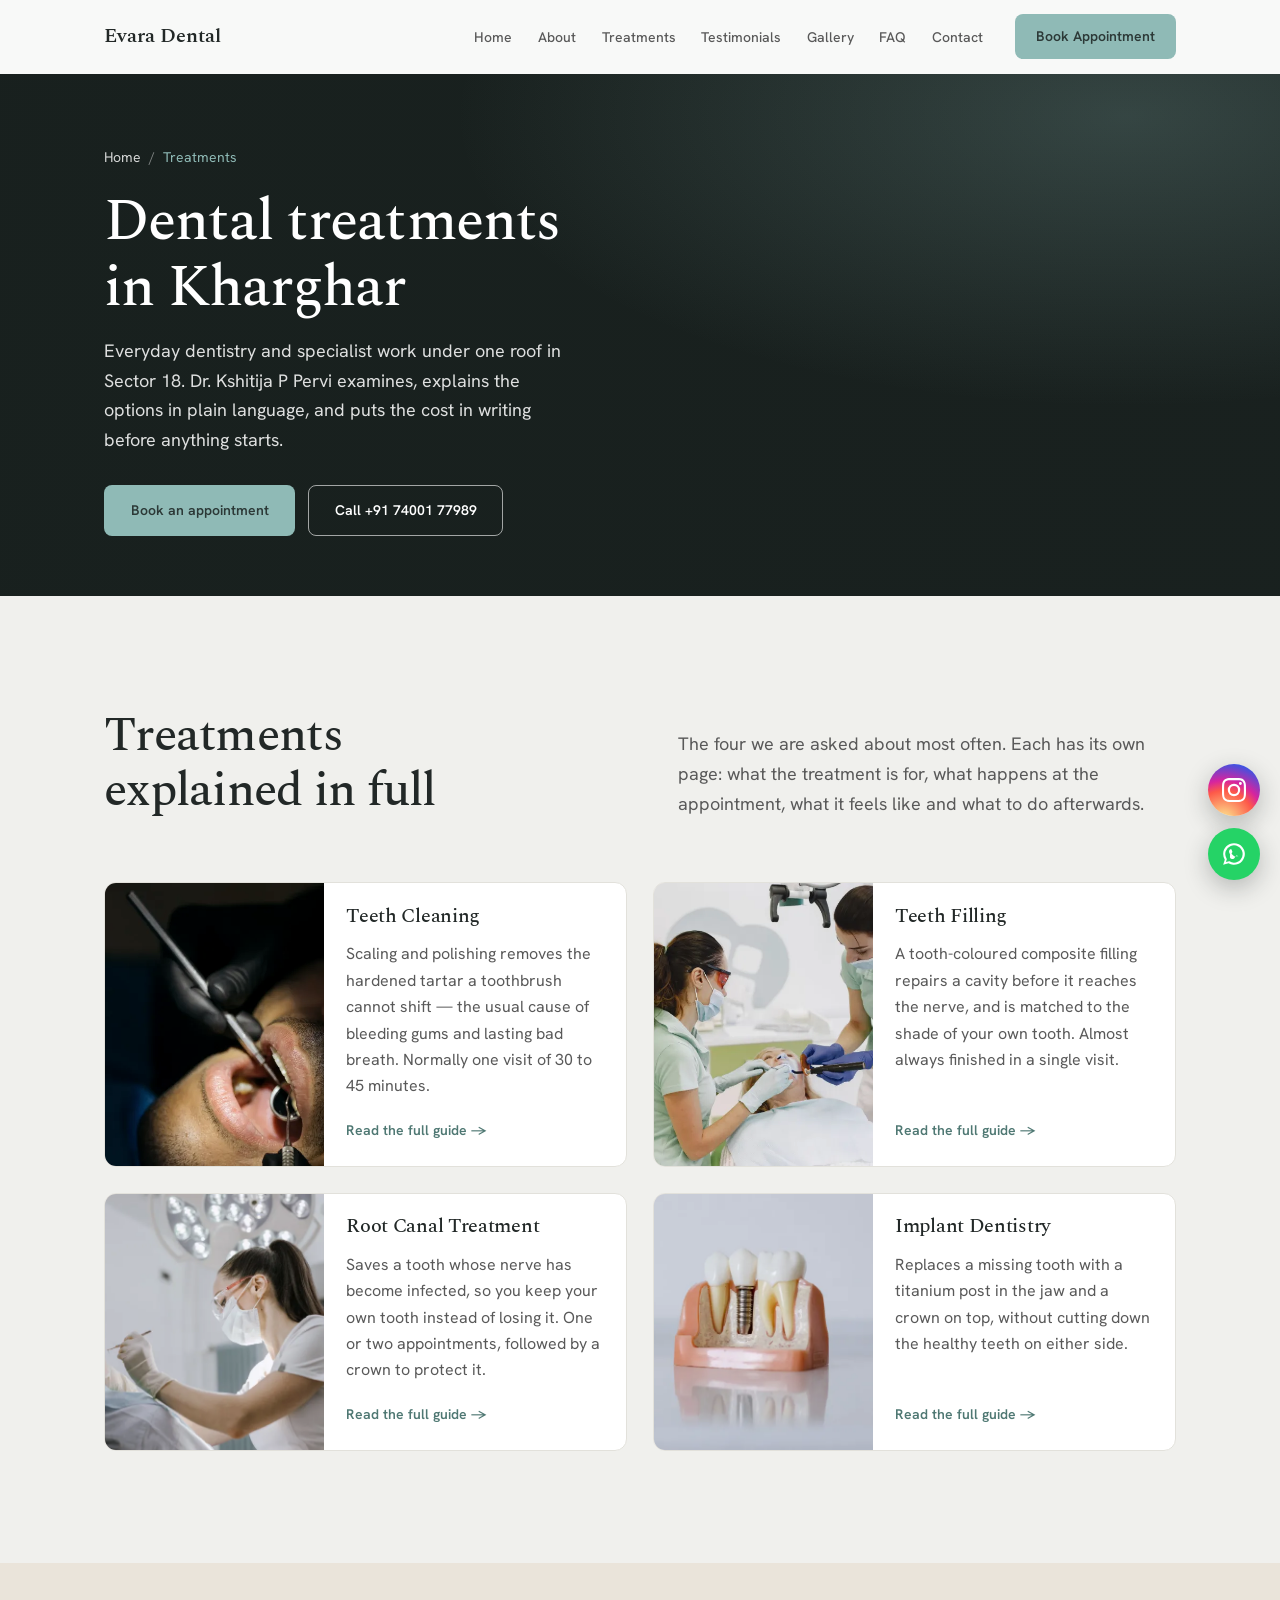
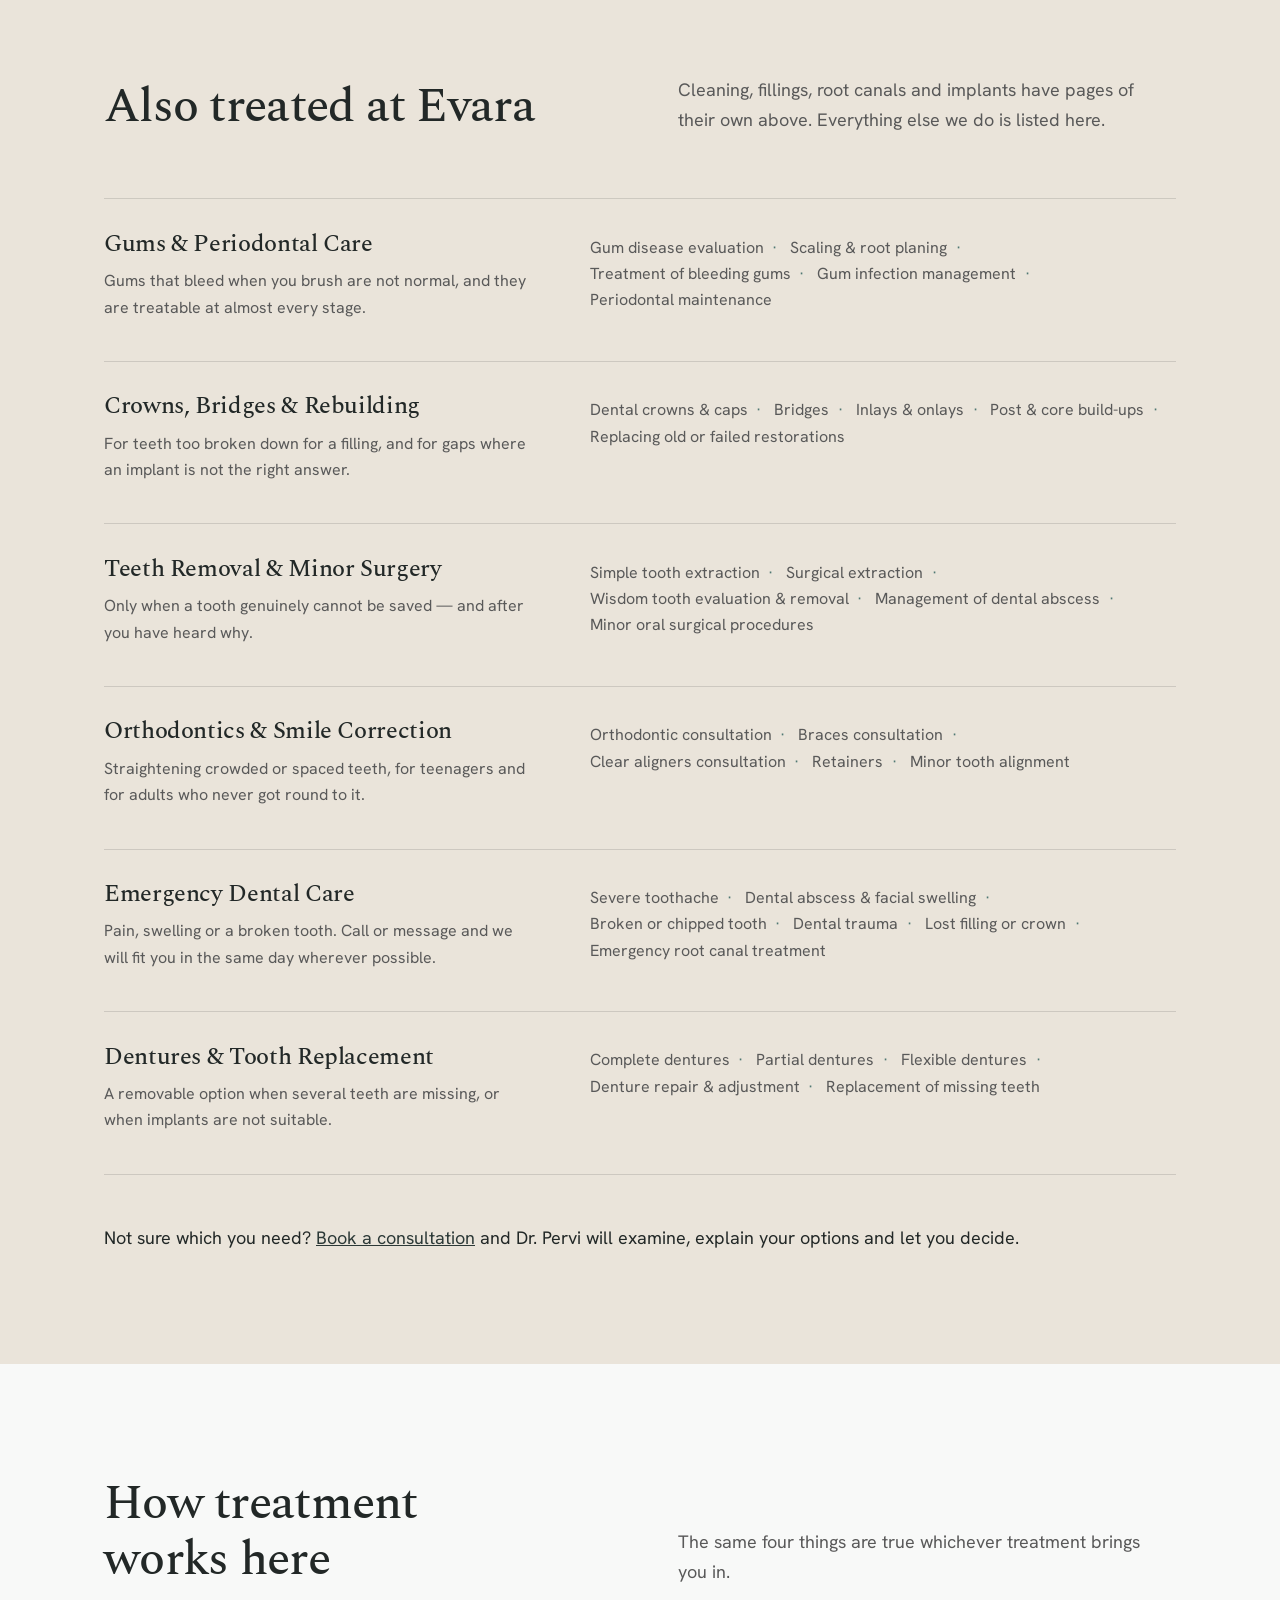
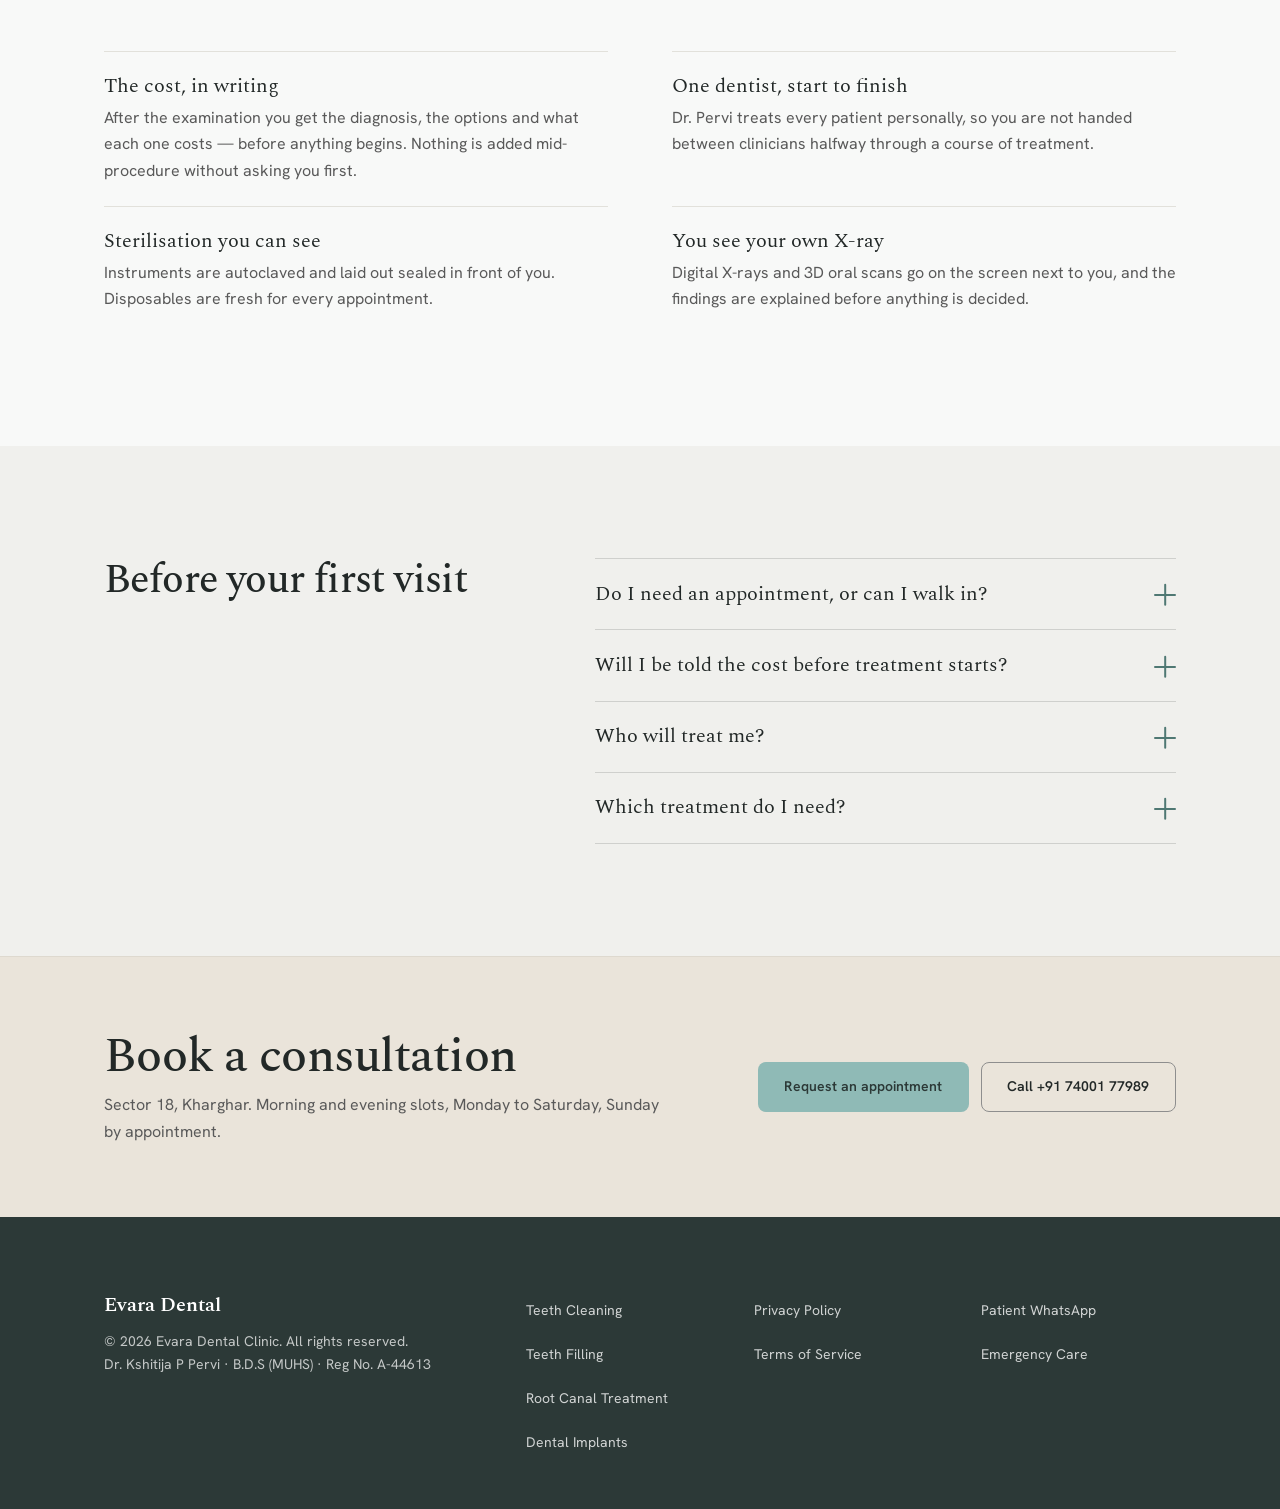
<file: services/index.html>
<!DOCTYPE html>
<html lang="en">
<head>
  <meta charset="UTF-8">
  <meta name="viewport" content="width=device-width, initial-scale=1.0">
  <title>Dental Treatments in Kharghar | Evara Dental Clinic, Sector 18</title>
  <meta name="description" content="Every treatment offered at Evara Dental Clinic, Sector 18 Kharghar: teeth cleaning, tooth-coloured fillings, root canal treatment, dental implants, gum care, extractions, braces and emergency care.">
  <meta name="google-site-verification" content="LVoANlV-i116eSWeXm57ypzHYZ6U4d6oAozTyZI0ArM" />
  <meta name="robots" content="index, follow, max-image-preview:large, max-snippet:-1">
  <link rel="canonical" href="https://www.evaradental.in/services/">
  <meta property="og:url" content="https://www.evaradental.in/services/">
  <meta property="og:locale" content="en_IN">
  <meta property="og:type" content="website">
  <meta property="og:site_name" content="Evara Dental Clinic">
  <meta property="og:title" content="Dental Treatments in Kharghar | Evara Dental Clinic">
  <meta property="og:description" content="Everyday dentistry and specialist treatment under one roof in Sector 18, Kharghar, with Dr. Kshitija P Pervi.">
  <meta property="og:image" content="https://www.evaradental.in/images/services/hero-teeth-cleaning-1600.webp">
  <meta name="twitter:image" content="https://www.evaradental.in/images/services/hero-teeth-cleaning-1600.webp">
  <meta name="twitter:card" content="summary_large_image">
  <meta name="twitter:title" content="Dental Treatments in Kharghar | Evara Dental Clinic">
  <meta name="twitter:description" content="Everyday dentistry and specialist treatment under one roof in Sector 18, Kharghar, with Dr. Kshitija P Pervi.">
  <link rel="preconnect" href="https://fonts.googleapis.com">
  <link rel="preconnect" href="https://fonts.gstatic.com" crossorigin>
  <link href="https://fonts.googleapis.com/css2?family=Spectral:ital,wght@0,400;0,500;0,600;1,400&family=Hanken+Grotesk:wght@400;500;600&display=swap" rel="stylesheet">
  <link rel="stylesheet" href="../styles.css">
  <link rel="icon" type="image/svg+xml" href='data:image/svg+xml,<svg xmlns="http://www.w3.org/2000/svg" viewBox="0 0 32 32"><path d="M16 3C11 3 7 6.5 7 11.5c0 3.5 1.5 5.5 2.2 8.2.7 2.7 1 8.3 3.3 8.3 2 0 1.4-4.5 3.5-4.5s1.5 4.5 3.5 4.5c2.3 0 2.6-5.6 3.3-8.3.7-2.7 2.2-4.7 2.2-8.2C25 6.5 21 3 16 3z" fill="none" stroke="%232C3937" stroke-width="2"/></svg>'>

  <script type="application/ld+json">
  {
    "@context": "https://schema.org",
    "@graph": [
      {
        "@type": "Dentist",
        "@id": "https://www.evaradental.in/#clinic",
        "url": "https://www.evaradental.in/",
        "image": "https://www.evaradental.in/images/clinic-chair-600.webp",
        "name": "Evara Dental Clinic",
        "description": "Family dental clinic in Sector 18, Kharghar, Navi Mumbai, run by Dr. Kshitija P Pervi, B.D.S (MUHS).",
        "address": {
          "@type": "PostalAddress",
          "streetAddress": "Shop No. 07, Sector 18",
          "addressLocality": "Kharghar",
          "addressRegion": "Navi Mumbai, Maharashtra",
          "postalCode": "410210",
          "addressCountry": "IN"
        },
        "geo": { "@type": "GeoCoordinates", "latitude": 19.049499, "longitude": 73.0757435 },
        "hasMap": "https://www.google.com/maps/place/Evara+Dental+clinic/@19.0479641,72.9284267,11z",
        "areaServed": ["Kharghar", "Navi Mumbai"],
        "telephone": "+91-74001-77989",
        "sameAs": ["https://www.instagram.com/evara_dental_clinic"],
        "employee": {
          "@type": "Dentist",
          "name": "Dr. Kshitija P Pervi",
          "honorificSuffix": "B.D.S (MUHS)",
          "identifier": "Reg No. A-44613"
        }
      },
      {
        "@type": "BreadcrumbList",
        "itemListElement": [
          { "@type": "ListItem", "position": 1, "name": "Home", "item": "https://www.evaradental.in/" },
          { "@type": "ListItem", "position": 2, "name": "Treatments" }
        ]
      },
      {
        "@type": "ItemList",
        "name": "Dental treatments at Evara Dental Clinic",
        "itemListElement": [
          { "@type": "ListItem", "position": 1, "name": "Teeth cleaning (scaling and polishing)", "url": "https://www.evaradental.in/services/teeth-cleaning/" },
          { "@type": "ListItem", "position": 2, "name": "Teeth filling (tooth-coloured fillings)", "url": "https://www.evaradental.in/services/teeth-filling/" },
          { "@type": "ListItem", "position": 3, "name": "Root canal treatment", "url": "https://www.evaradental.in/services/root-canal-treatment/" },
          { "@type": "ListItem", "position": 4, "name": "Dental implants", "url": "https://www.evaradental.in/services/dental-implants/" }
        ]
      },
      {
        "@type": "FAQPage",
        "mainEntity": [
          {
            "@type": "Question",
            "name": "Do I need an appointment, or can I walk in?",
            "acceptedAnswer": { "@type": "Answer", "text": "Booking ahead is best, because appointments are unhurried and slots are held for one patient at a time. Dental emergencies are different: call or message on WhatsApp and we will fit you in the same day wherever possible." }
          },
          {
            "@type": "Question",
            "name": "Will I be told the cost before treatment starts?",
            "acceptedAnswer": { "@type": "Answer", "text": "Yes. After the examination you get the diagnosis, the options and the cost of each in writing, before anything begins. Nothing is added during a procedure without asking you first." }
          },
          {
            "@type": "Question",
            "name": "Who will treat me?",
            "acceptedAnswer": { "@type": "Answer", "text": "Dr. Kshitija P Pervi, B.D.S (MUHS), treats every patient personally from diagnosis to follow-up. You are not handed between clinicians halfway through a course of treatment." }
          },
          {
            "@type": "Question",
            "name": "Which treatment do I need?",
            "acceptedAnswer": { "@type": "Answer", "text": "That is what the first appointment is for. An examination and, where it is useful, a digital X-ray show what is actually going on. You will see the X-ray yourself and hear the options in plain language before you decide." }
          }
        ]
      }
    ]
  }
  </script>
</head>
<body>

  <a class="skip-link" href="#main">Skip to content</a>


  <!-- ======================= NAVIGATION ======================= -->
  <header class="site-header" id="siteHeader">
    <nav class="nav" aria-label="Main">
      <a href="../" class="brand">Evara Dental</a>

      <button class="nav-toggle" id="navToggle" aria-expanded="false" aria-controls="navMenu">
        <span class="nav-toggle-bar"></span>
        <span class="nav-toggle-bar"></span>
        <span class="sr-only">Open menu</span>
      </button>

      <div class="nav-menu" id="navMenu">
        <ul class="nav-links">
          <li><a href="../">Home</a></li>
          <li><a href="../#about">About</a></li>
          <li><a href="./" class="active" aria-current="page">Treatments</a></li>
          <li><a href="../#testimonials">Testimonials</a></li>
          <li><a href="../#gallery">Gallery</a></li>
          <li><a href="../#faq">FAQ</a></li>
          <li><a href="../#contact">Contact</a></li>
        </ul>
        <a href="../#contact" class="btn btn-primary nav-cta">Book Appointment</a>
      </div>
    </nav>
  </header>

  <main id="main">

    <!-- ======================= HERO ======================= -->
    <section class="page-hero page-hero--plain">
      <div class="container">
        <div class="page-hero-copy">
          <nav class="breadcrumb" aria-label="Breadcrumb">
            <ol>
              <li><a href="../">Home</a></li>
              <li><span aria-current="page">Treatments</span></li>
            </ol>
          </nav>
          <span class="pill">Treatments</span>
          <h1>Dental treatments in Kharghar</h1>
          <p class="page-hero-lead">Everyday dentistry and specialist work under one roof in Sector 18. Dr. Kshitija P Pervi examines, explains the options in plain language, and puts the cost in writing before anything starts.</p>
          <div class="hero-actions">
            <a href="../#contact" class="btn btn-primary">Book an appointment</a>
            <a href="tel:+917400177989" class="btn btn-outline btn-outline--light">Call +91 74001 77989</a>
          </div>
        </div>
      </div>
    </section>

    <!-- ======================= DETAILED TREATMENTS ======================= -->
    <section class="services" id="detailed" aria-labelledby="detailedTitle">
      <div class="container">
        <div class="section-head">
          <h2 id="detailedTitle">Treatments explained in full</h2>
          <p>The four we are asked about most often. Each has its own page: what the treatment is for, what happens at the appointment, what it feels like and what to do afterwards.</p>
        </div>

        <div class="service-grid service-grid--feature">

          <article class="service-card service-card--linked">
            <div class="service-media">
              <picture>
                <source type="image/webp" sizes="(max-width:560px) 100vw, 46vw"
                        srcset="../images/services/3-general-500.webp 500w, ../images/services/3-general.webp 800w">
                <img src="../images/services/3-general.webp" alt="A patient having a dental check-up and scan at the clinic" loading="lazy" decoding="async">
              </picture>
            </div>
            <div class="service-body">
              <h3><a href="teeth-cleaning/">Teeth Cleaning</a></h3>
              <p>Scaling and polishing removes the hardened tartar a toothbrush cannot shift &mdash; the usual cause of bleeding gums and lasting bad breath. Normally one visit of 30 to 45 minutes.</p>
              <span class="service-more">Read the full guide &rarr;</span>
            </div>
          </article>

          <article class="service-card service-card--linked">
            <div class="service-media">
              <picture>
                <source type="image/webp" sizes="(max-width:560px) 100vw, 46vw"
                        srcset="../images/services/1-restorative-500.webp 500w, ../images/services/1-restorative.webp 800w">
                <img src="../images/services/1-restorative.webp" alt="A dentist placing a tooth-coloured filling for a patient" loading="lazy" decoding="async">
              </picture>
            </div>
            <div class="service-body">
              <h3><a href="teeth-filling/">Teeth Filling</a></h3>
              <p>A tooth-coloured composite filling repairs a cavity before it reaches the nerve, and is matched to the shade of your own tooth. Almost always finished in a single visit.</p>
              <span class="service-more">Read the full guide &rarr;</span>
            </div>
          </article>

          <article class="service-card service-card--linked">
            <div class="service-media">
              <picture>
                <source type="image/webp" sizes="(max-width:560px) 100vw, 46vw"
                        srcset="../images/services/2-rootcanal-500.webp 500w, ../images/services/2-rootcanal.webp 800w">
                <img src="../images/services/2-rootcanal.webp" alt="A dentist performing root canal treatment on a patient" loading="lazy" decoding="async">
              </picture>
            </div>
            <div class="service-body">
              <h3><a href="root-canal-treatment/">Root Canal Treatment</a></h3>
              <p>Saves a tooth whose nerve has become infected, so you keep your own tooth instead of losing it. One or two appointments, followed by a crown to protect it.</p>
              <span class="service-more">Read the full guide &rarr;</span>
            </div>
          </article>

          <article class="service-card service-card--linked">
            <div class="service-media">
              <picture>
                <source type="image/webp" sizes="(max-width:560px) 100vw, 46vw"
                        srcset="../images/services/9-implant-500.webp 500w, ../images/services/9-implant.webp 800w">
                <img src="../images/services/9-implant.webp" alt="A dental implant model showing an implant between natural teeth" loading="lazy" decoding="async">
              </picture>
            </div>
            <div class="service-body">
              <h3><a href="dental-implants/">Implant Dentistry</a></h3>
              <p>Replaces a missing tooth with a titanium post in the jaw and a crown on top, without cutting down the healthy teeth on either side.</p>
              <span class="service-more">Read the full guide &rarr;</span>
            </div>
          </article>

        </div>
      </div>
    </section>

    <!-- ======================= EVERYTHING ELSE ======================= -->
    <section class="services band-beige" id="more" aria-labelledby="moreTitle">
      <div class="container">
        <div class="section-head">
          <h2 id="moreTitle">Also treated at Evara</h2>
          <p>Cleaning, fillings, root canals and implants have pages of their own above. Everything else we do is listed here.</p>
        </div>

        <div class="service-grid service-grid--index">

          <article class="service-card">
            <div class="service-body">
              <h3>Gums &amp; Periodontal Care</h3>
              <p>Gums that bleed when you brush are not normal, and they are treatable at almost every stage.</p>
              <ul class="service-list">
                <li>Gum disease evaluation</li>
                <li>Scaling &amp; root planing</li>
                <li>Treatment of bleeding gums</li>
                <li>Gum infection management</li>
                <li>Periodontal maintenance</li>
              </ul>
            </div>
          </article>

          <article class="service-card">
            <div class="service-body">
              <h3>Crowns, Bridges &amp; Rebuilding</h3>
              <p>For teeth too broken down for a filling, and for gaps where an implant is not the right answer.</p>
              <ul class="service-list">
                <li>Dental crowns &amp; caps</li>
                <li>Bridges</li>
                <li>Inlays &amp; onlays</li>
                <li>Post &amp; core build-ups</li>
                <li>Replacing old or failed restorations</li>
              </ul>
            </div>
          </article>

          <article class="service-card">
            <div class="service-body">
              <h3>Teeth Removal &amp; Minor Surgery</h3>
              <p>Only when a tooth genuinely cannot be saved &mdash; and after you have heard why.</p>
              <ul class="service-list">
                <li>Simple tooth extraction</li>
                <li>Surgical extraction</li>
                <li>Wisdom tooth evaluation &amp; removal</li>
                <li>Management of dental abscess</li>
                <li>Minor oral surgical procedures</li>
              </ul>
            </div>
          </article>

          <article class="service-card">
            <div class="service-body">
              <h3>Orthodontics &amp; Smile Correction</h3>
              <p>Straightening crowded or spaced teeth, for teenagers and for adults who never got round to it.</p>
              <ul class="service-list">
                <li>Orthodontic consultation</li>
                <li>Braces consultation</li>
                <li>Clear aligners consultation</li>
                <li>Retainers</li>
                <li>Minor tooth alignment</li>
              </ul>
            </div>
          </article>

          <article class="service-card">
            <div class="service-body">
              <h3>Emergency Dental Care</h3>
              <p>Pain, swelling or a broken tooth. Call or message and we will fit you in the same day wherever possible.</p>
              <ul class="service-list">
                <li>Severe toothache</li>
                <li>Dental abscess &amp; facial swelling</li>
                <li>Broken or chipped tooth</li>
                <li>Dental trauma</li>
                <li>Lost filling or crown</li>
                <li>Emergency root canal treatment</li>
              </ul>
            </div>
          </article>

          <article class="service-card">
            <div class="service-body">
              <h3>Dentures &amp; Tooth Replacement</h3>
              <p>A removable option when several teeth are missing, or when implants are not suitable.</p>
              <ul class="service-list">
                <li>Complete dentures</li>
                <li>Partial dentures</li>
                <li>Flexible dentures</li>
                <li>Denture repair &amp; adjustment</li>
                <li>Replacement of missing teeth</li>
              </ul>
            </div>
          </article>

        </div>

        <p class="services-cta">Not sure which you need? <a href="../#contact">Book a consultation</a> and Dr. Pervi will examine, explain your options and let you decide.</p>
      </div>
    </section>

    <!-- ======================= HOW WE WORK ======================= -->
    <section class="features" aria-labelledby="howTitle">
      <div class="container">
        <div class="section-head">
          <h2 id="howTitle">How treatment works here</h2>
          <p>The same four things are true whichever treatment brings you in.</p>
        </div>
        <dl class="feature-list feature-list--wide">
          <div class="feature">
            <dt>The cost, in writing</dt>
            <dd>After the examination you get the diagnosis, the options and what each one costs &mdash; before anything begins. Nothing is added mid-procedure without asking you first.</dd>
          </div>
          <div class="feature">
            <dt>One dentist, start to finish</dt>
            <dd>Dr. Pervi treats every patient personally, so you are not handed between clinicians halfway through a course of treatment.</dd>
          </div>
          <div class="feature">
            <dt>Sterilisation you can see</dt>
            <dd>Instruments are autoclaved and laid out sealed in front of you. Disposables are fresh for every appointment.</dd>
          </div>
          <div class="feature">
            <dt>You see your own X-ray</dt>
            <dd>Digital X-rays and 3D oral scans go on the screen next to you, and the findings are explained before anything is decided.</dd>
          </div>
        </dl>
      </div>
    </section>

    <!-- ======================= FAQ ======================= -->
    <section class="faq band-alt" id="visit-faq" aria-labelledby="faqTitle">
      <div class="container faq-layout">
        <div class="section-head">
          <h2 id="faqTitle">Before your first visit</h2>
        </div>
        <div class="faq-list">

          <details class="faq-item">
            <summary>
              Do I need an appointment, or can I walk in?
              <span class="faq-mark" aria-hidden="true"></span>
            </summary>
            <div class="faq-answer"><div>
              <p>Booking ahead is best, because appointments are unhurried and the slot is held for one patient at a time. Dental emergencies are the exception: <a href="tel:+917400177989">call</a> or <a href="https://wa.me/917400177989" target="_blank" rel="noopener">message on WhatsApp</a> and we will fit you in the same day wherever possible.</p>
            </div></div>
          </details>

          <details class="faq-item">
            <summary>
              Will I be told the cost before treatment starts?
              <span class="faq-mark" aria-hidden="true"></span>
            </summary>
            <div class="faq-answer"><div>
              <p>Yes. After the examination you get the diagnosis, the options and the cost of each in writing, before anything begins. If a treatment needs several visits, you will know how many and what each one covers.</p>
            </div></div>
          </details>

          <details class="faq-item">
            <summary>
              Who will treat me?
              <span class="faq-mark" aria-hidden="true"></span>
            </summary>
            <div class="faq-answer"><div>
              <p>Dr. Kshitija P Pervi, B.D.S (MUHS), Reg No. A-44613, treats every patient personally from diagnosis to follow-up.</p>
            </div></div>
          </details>

          <details class="faq-item">
            <summary>
              Which treatment do I need?
              <span class="faq-mark" aria-hidden="true"></span>
            </summary>
            <div class="faq-answer"><div>
              <p>That is what the first appointment is for. An examination and, where it helps, a digital X-ray show what is actually going on. You will see the X-ray yourself and hear the options in plain language before you decide anything.</p>
            </div></div>
          </details>

        </div>
      </div>
    </section>

    <!-- ======================= CTA ======================= -->
    <section class="cta-band">
      <div class="container cta-inner">
        <div>
          <h2>Book a consultation</h2>
          <p>Sector 18, Kharghar. Morning and evening slots, Monday to Saturday, Sunday by appointment.</p>
        </div>
        <div class="cta-actions">
          <a href="../#contact" class="btn btn-primary">Request an appointment</a>
          <a href="tel:+917400177989" class="btn btn-outline">Call +91 74001 77989</a>
        </div>
      </div>
    </section>

  </main>

  <!-- ======================= FOOTER ======================= -->
  <footer class="site-footer">
    <div class="container footer-grid">
      <div>
        <p class="footer-brand">Evara Dental</p>
        <p class="footer-fine">&copy; <span id="year">2026</span> Evara Dental Clinic. All rights reserved.</p>
        <p class="footer-fine">Dr. Kshitija P Pervi &middot; B.D.S (MUHS) &middot; Reg No. A-44613</p>
      </div>
      <nav class="footer-col" aria-label="Treatments">
        <a href="teeth-cleaning/">Teeth Cleaning</a>
        <a href="teeth-filling/">Teeth Filling</a>
        <a href="root-canal-treatment/">Root Canal Treatment</a>
        <a href="dental-implants/">Dental Implants</a>
      </nav>
      <nav class="footer-col" aria-label="Legal">
        <a href="#">Privacy Policy</a>
        <a href="#">Terms of Service</a>
      </nav>
      <nav class="footer-col" aria-label="Patient links">
        <a href="https://wa.me/917400177989" target="_blank" rel="noopener">Patient WhatsApp</a>
        <a href="tel:+917400177989">Emergency Care</a>
      </nav>
    </div>
  </footer>

  <div class="fab-stack">
    <a href="https://www.instagram.com/evara_dental_clinic" class="fab fab-instagram" target="_blank" rel="noopener" aria-label="Follow Evara Dental Clinic on Instagram">
      <svg viewBox="0 0 24 24" width="24" height="24" aria-hidden="true"><path fill="currentColor" d="M12 2.2c3.2 0 3.6 0 4.9.1 1.2.1 1.8.2 2.2.4.6.2 1 .5 1.4.9.4.4.7.8.9 1.4.2.4.4 1 .4 2.2.1 1.3.1 1.7.1 4.9s0 3.6-.1 4.9c-.1 1.2-.2 1.8-.4 2.2-.2.6-.5 1-.9 1.4-.4.4-.8.7-1.4.9-.4.2-1 .4-2.2.4-1.3.1-1.7.1-4.9.1s-3.6 0-4.9-.1c-1.2-.1-1.8-.2-2.2-.4-.6-.2-1-.5-1.4-.9-.4-.4-.7-.8-.9-1.4-.2-.4-.4-1-.4-2.2-.1-1.3-.1-1.7-.1-4.9s0-3.6.1-4.9c.1-1.2.2-1.8.4-2.2.2-.6.5-1 .9-1.4.4-.4.8-.7 1.4-.9.4-.2 1-.4 2.2-.4 1.3-.1 1.7-.1 4.9-.1m0-2.2C8.7 0 8.3 0 7 .1 5.7.2 4.9.4 4.1.7c-.8.3-1.5.7-2.1 1.4C1.3 2.7.9 3.4.6 4.2.3 4.9.1 5.8.1 7 0 8.3 0 8.7 0 12s0 3.7.1 5c.1 1.2.3 2.1.6 2.8.3.8.7 1.5 1.4 2.1.6.6 1.3 1.1 2.1 1.4.7.3 1.6.5 2.8.6 1.3.1 1.7.1 5 .1s3.7 0 5-.1c1.2-.1 2.1-.3 2.8-.6.8-.3 1.5-.7 2.1-1.4.6-.6 1.1-1.3 1.4-2.1.3-.7.5-1.6.6-2.8.1-1.3.1-1.7.1-5s0-3.7-.1-5c-.1-1.2-.3-2.1-.6-2.8-.3-.8-.7-1.5-1.4-2.1C21.3 1.3 20.6.9 19.8.6 19.1.3 18.2.1 17 .1 15.7 0 15.3 0 12 0zm0 5.8a6.2 6.2 0 1 0 0 12.4 6.2 6.2 0 0 0 0-12.4zM12 16a4 4 0 1 1 0-8 4 4 0 0 1 0 8zm6.4-11.9a1.4 1.4 0 1 0 0 2.9 1.4 1.4 0 0 0 0-2.9z"/></svg>
    </a>
    <a href="https://wa.me/917400177989?text=Hello%20Evara%20Dental%20Clinic%2C%20I%27d%20like%20to%20book%20an%20appointment."
       class="fab fab-whatsapp" target="_blank" rel="noopener" aria-label="Chat with Evara Dental Clinic on WhatsApp">
      <svg viewBox="0 0 24 24" width="26" height="26" aria-hidden="true"><path fill="currentColor" d="M12 2A10 10 0 0 0 2 12a9.9 9.9 0 0 0 1.5 5.3L2 22l4.9-1.4A10 10 0 1 0 12 2m0 18a8 8 0 0 1-4.2-1.2l-.3-.2-2.9.8.8-2.8-.2-.3A8 8 0 1 1 12 20m4.4-5.9c-.2-.1-1.4-.7-1.6-.8s-.4-.1-.5.1-.6.8-.8.9-.3.2-.5 0a6.5 6.5 0 0 1-1.9-1.2 7.3 7.3 0 0 1-1.3-1.6c-.1-.2 0-.4.1-.5l.4-.4a1.8 1.8 0 0 0 .2-.4.4.4 0 0 0 0-.4c0-.1-.5-1.3-.7-1.8s-.4-.4-.5-.4h-.5a.9.9 0 0 0-.6.3 2.6 2.6 0 0 0-.8 1.9 4.5 4.5 0 0 0 1 2.4A10.4 10.4 0 0 0 8.5 16a13 13 0 0 0 1.3.5 3.1 3.1 0 0 0 1.4.1 2.3 2.3 0 0 0 1.5-1.1 1.9 1.9 0 0 0 .1-1.1c0-.1-.2-.2-.4-.3"/></svg>
    </a>
  </div>

  <script src="../script.js"></script>
</body>
</html>
</file>
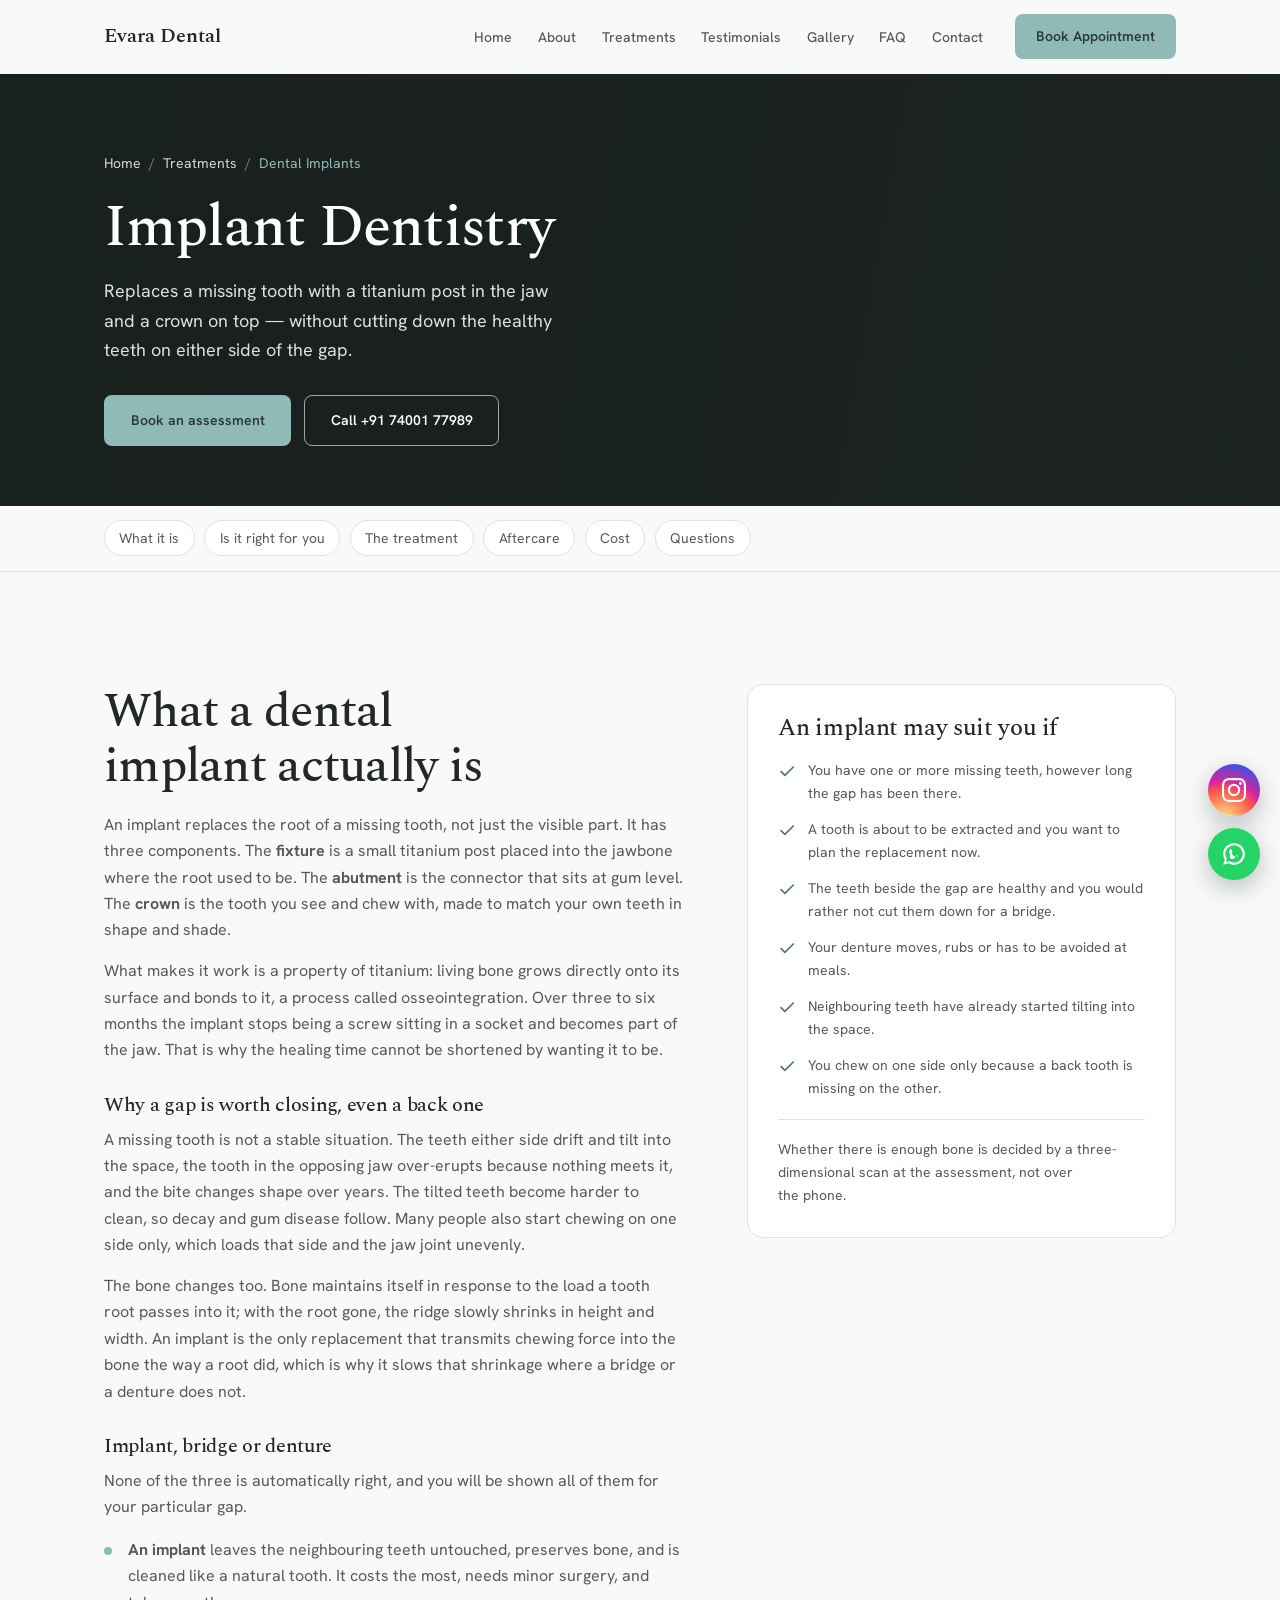
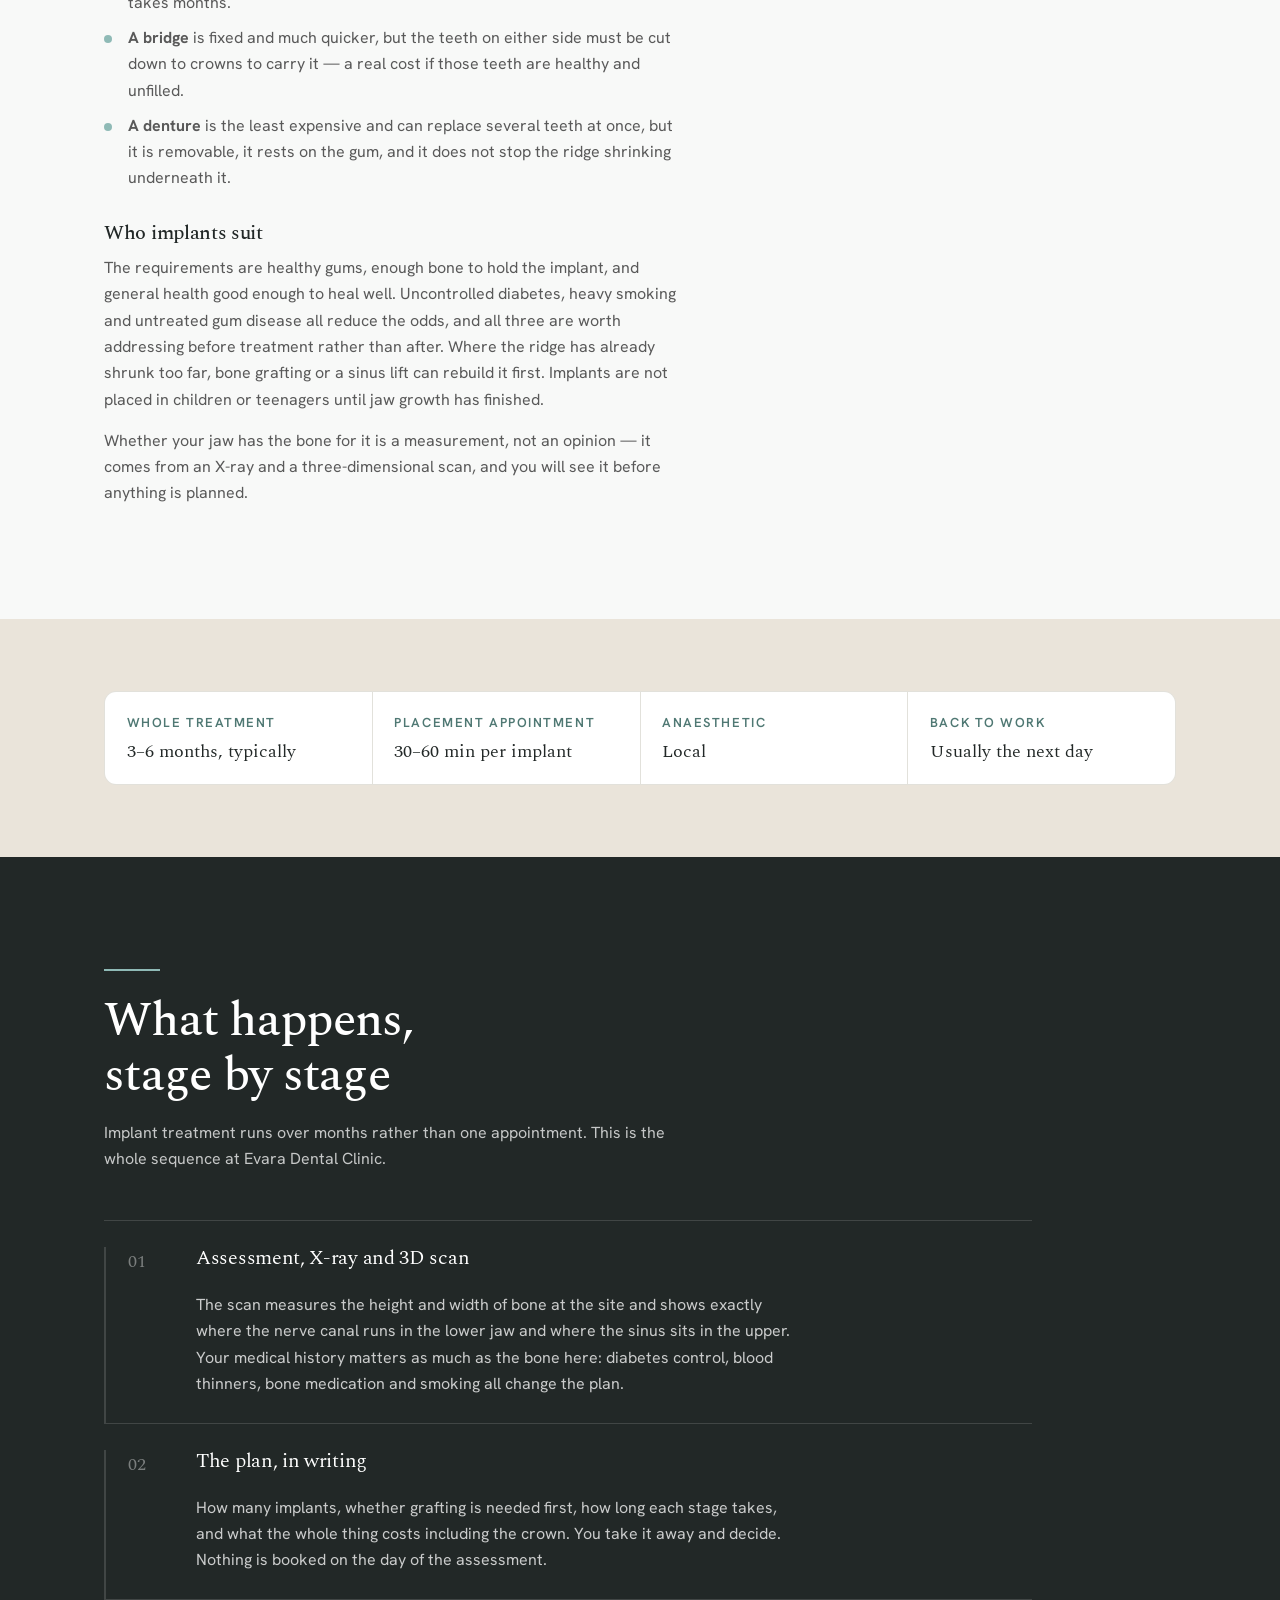
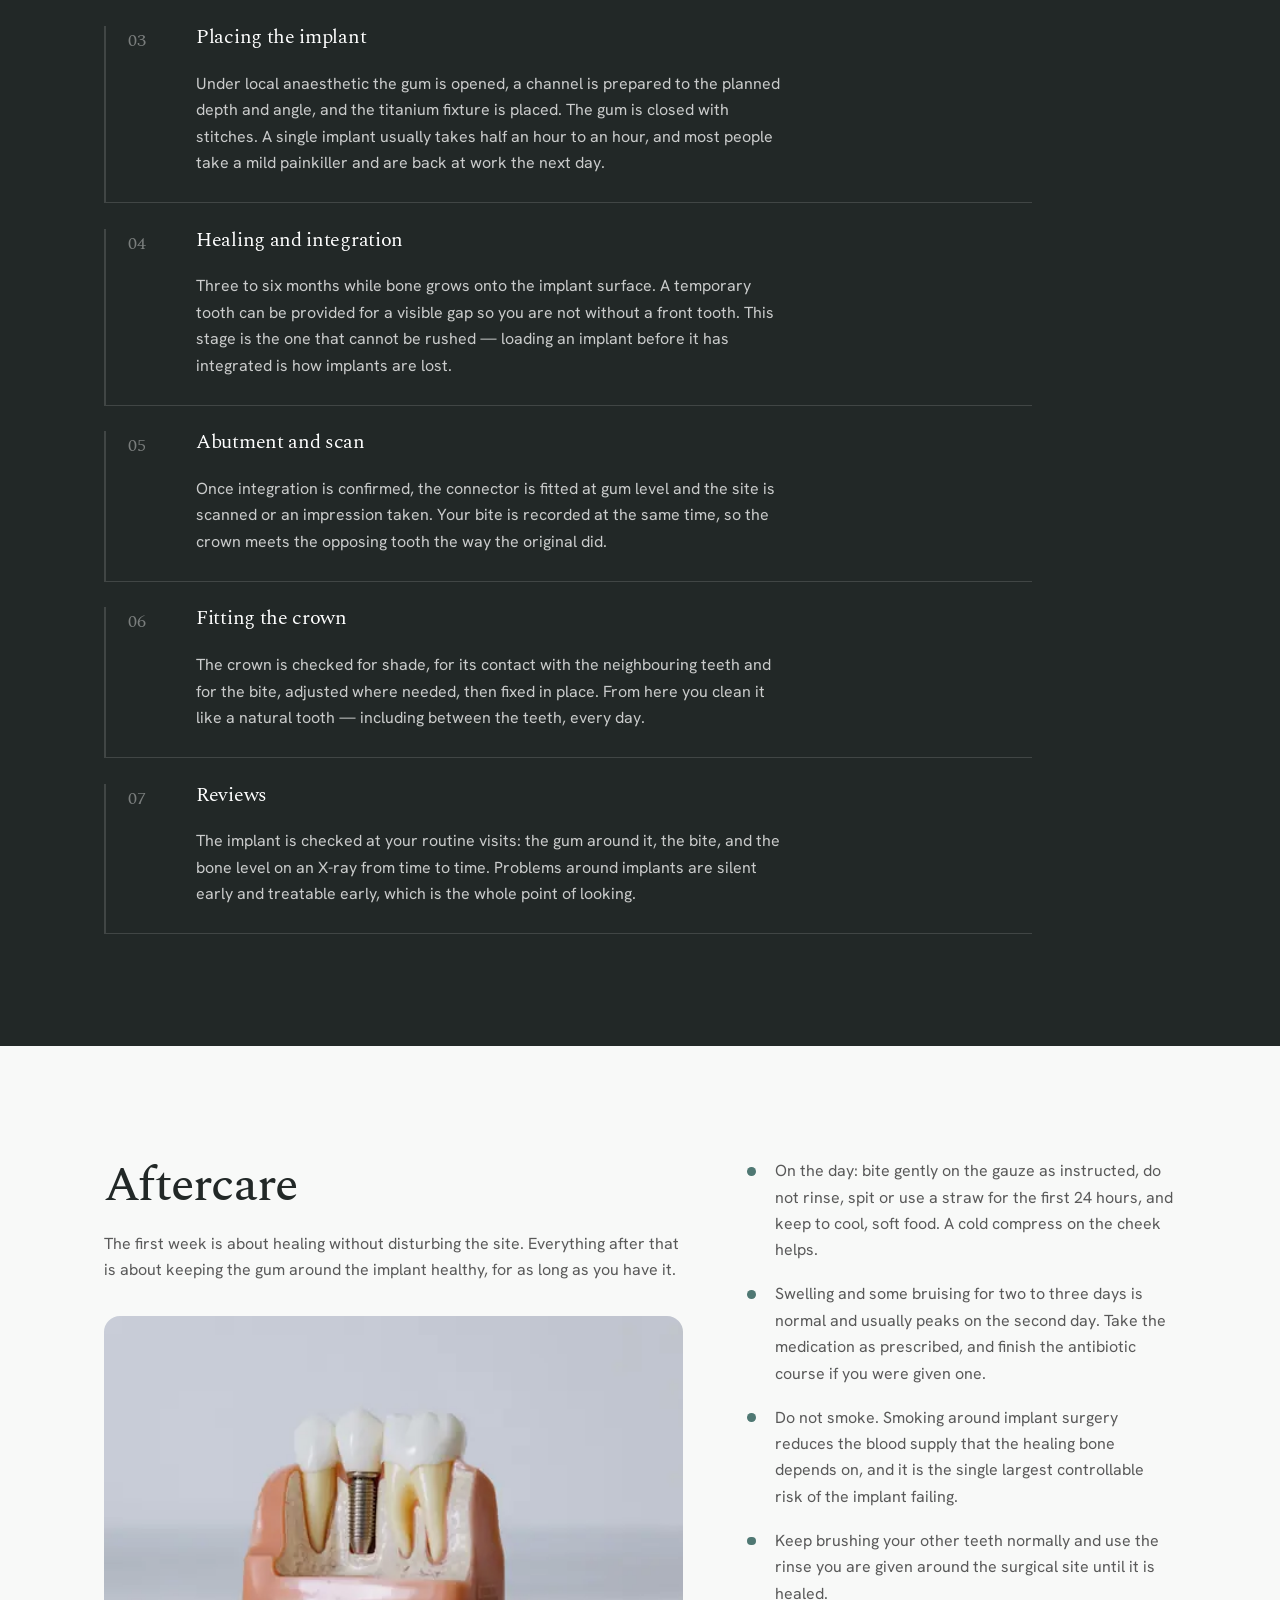
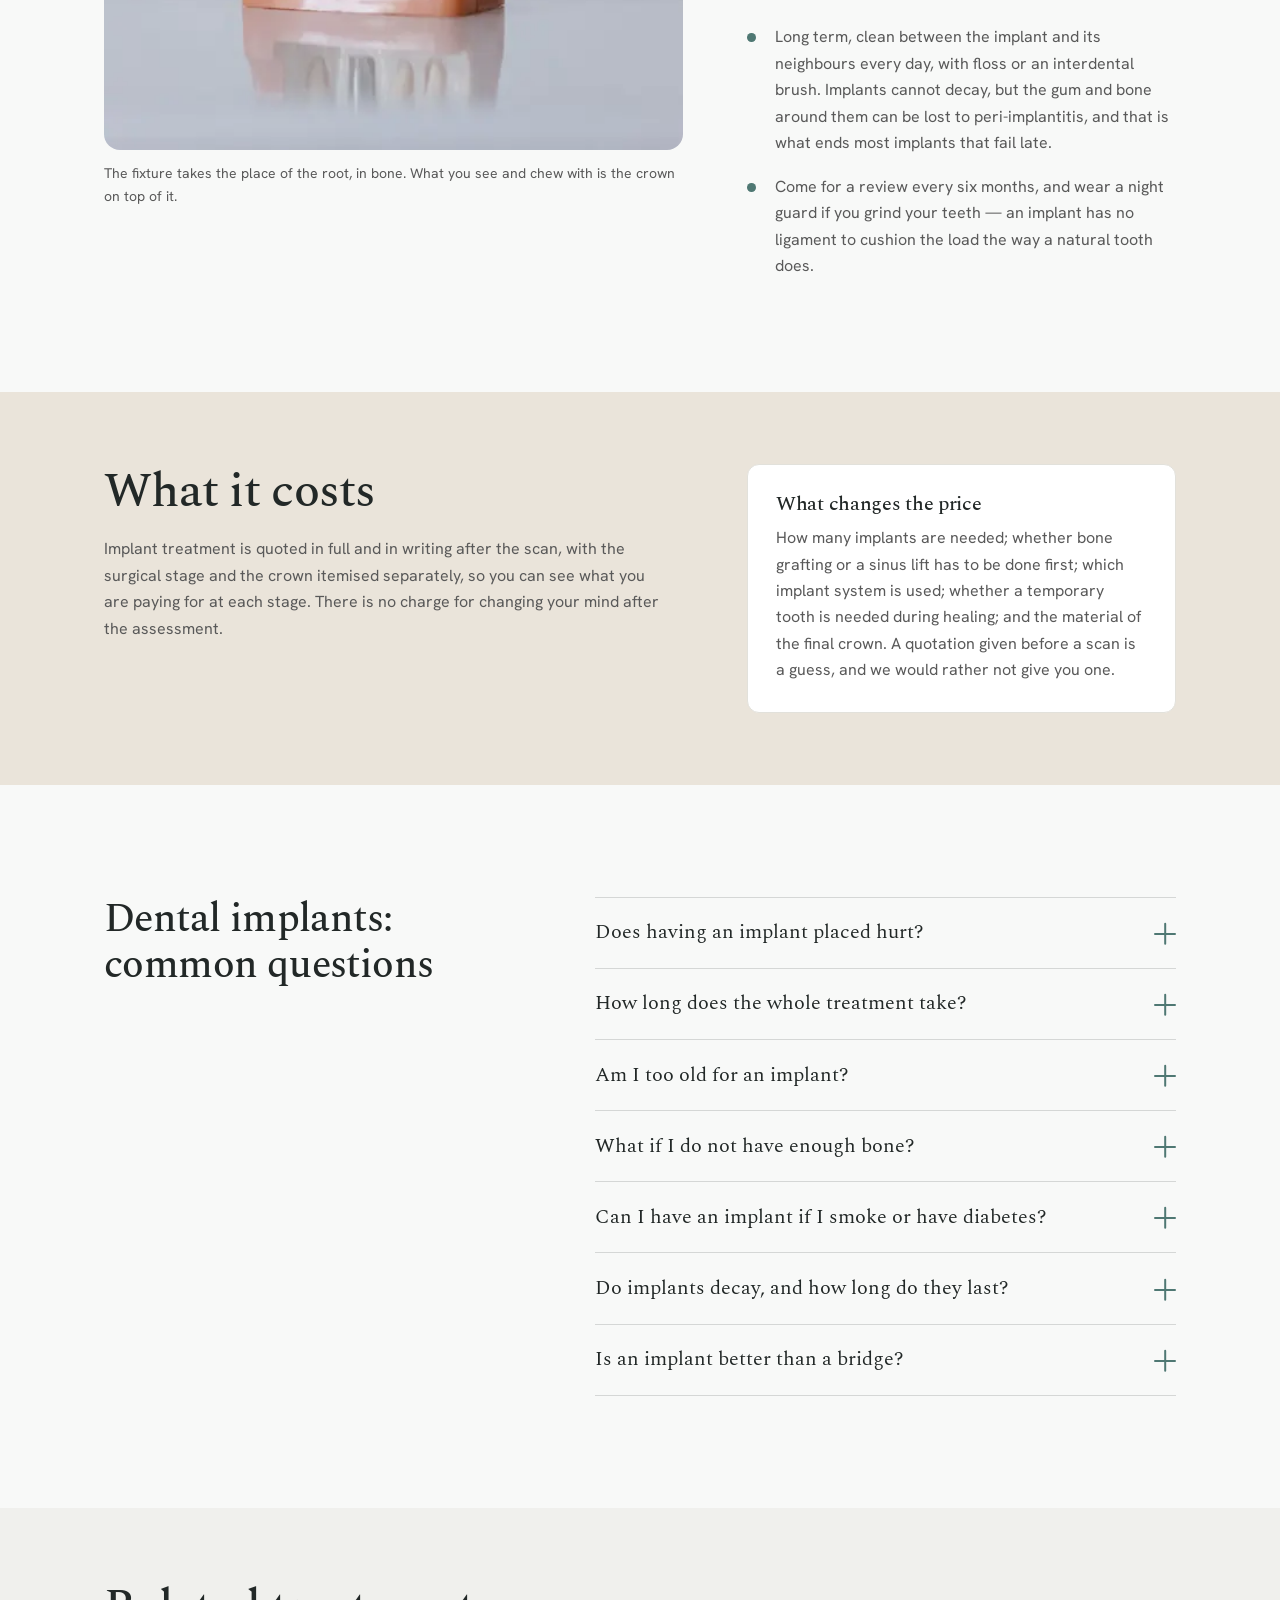
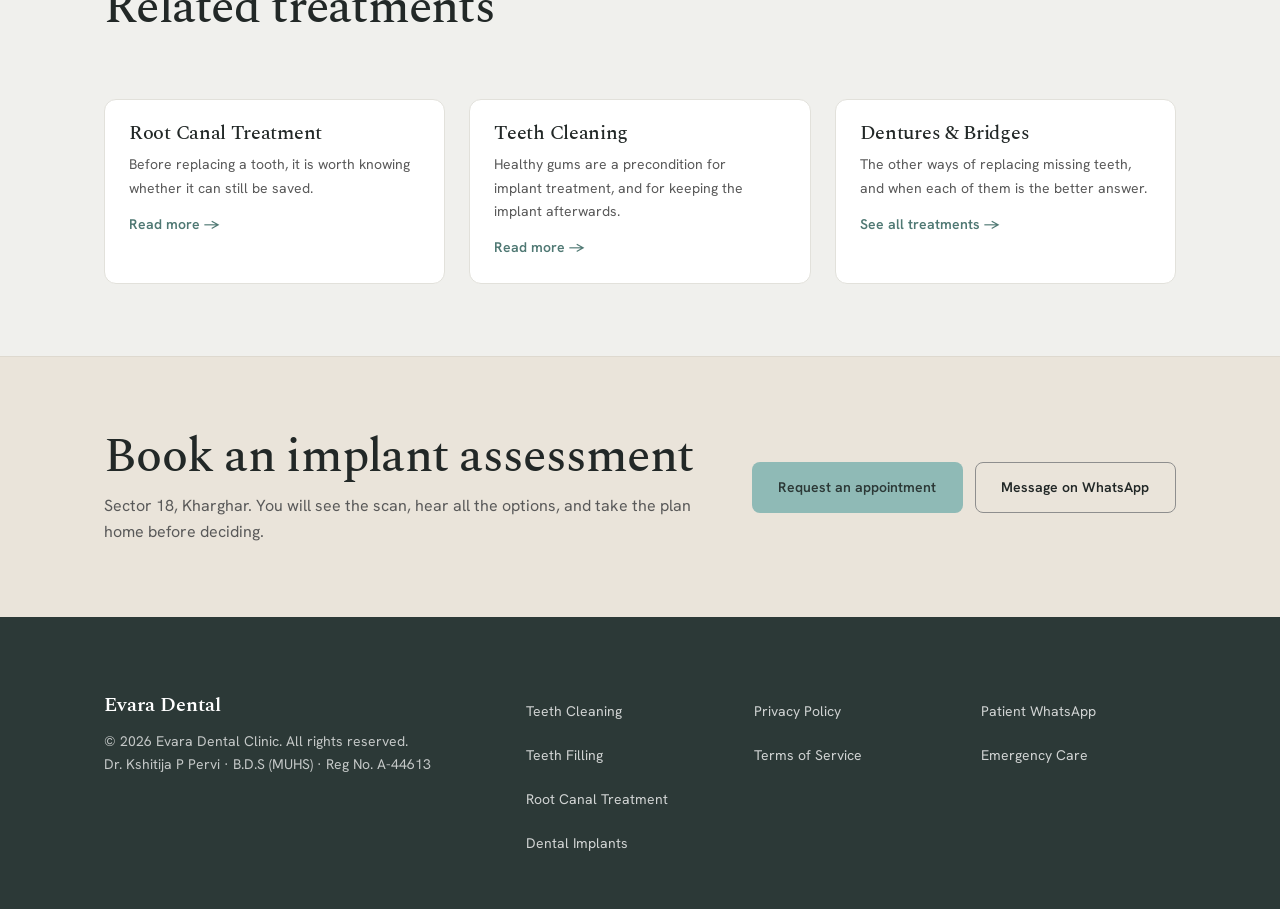
<file: services/dental-implants/index.html>
<!DOCTYPE html>
<html lang="en">
<head>
  <meta charset="UTF-8">
  <meta name="viewport" content="width=device-width, initial-scale=1.0">
  <title>Dental Implants in Kharghar &mdash; Implant Dentistry | Evara Dental Clinic</title>
  <meta name="description" content="Dental implants at Evara Dental Clinic, Sector 18 Kharghar. How an implant replaces a missing tooth, who is suitable, the full timeline, aftercare and how implants compare with a bridge or denture.">
  <meta name="google-site-verification" content="LVoANlV-i116eSWeXm57ypzHYZ6U4d6oAozTyZI0ArM" />
  <meta name="robots" content="index, follow, max-image-preview:large, max-snippet:-1">
  <link rel="canonical" href="https://www.evaradental.in/services/dental-implants/">
  <meta property="og:url" content="https://www.evaradental.in/services/dental-implants/">
  <meta property="og:locale" content="en_IN">
  <meta property="og:type" content="article">
  <meta property="og:site_name" content="Evara Dental Clinic">
  <meta property="og:title" content="Dental Implants in Kharghar | Evara Dental Clinic">
  <meta property="og:description" content="A titanium post in the jaw and a crown on top, without cutting down the healthy teeth beside the gap. What it involves, start to finish.">
  <meta property="og:image" content="https://www.evaradental.in/images/services/hero-dental-implants-1600.webp">
  <meta name="twitter:image" content="https://www.evaradental.in/images/services/hero-dental-implants-1600.webp">
  <meta name="twitter:card" content="summary_large_image">
  <meta name="twitter:title" content="Dental Implants in Kharghar | Evara Dental Clinic">
  <meta name="twitter:description" content="A titanium post in the jaw and a crown on top, without cutting down the healthy teeth beside the gap. What it involves, start to finish.">
  <link rel="preconnect" href="https://fonts.googleapis.com">
  <link rel="preconnect" href="https://fonts.gstatic.com" crossorigin>
  <link href="https://fonts.googleapis.com/css2?family=Spectral:ital,wght@0,400;0,500;0,600;1,400&family=Hanken+Grotesk:wght@400;500;600&display=swap" rel="stylesheet">
  <link rel="stylesheet" href="../../styles.css">
  <link rel="icon" type="image/svg+xml" href='data:image/svg+xml,<svg xmlns="http://www.w3.org/2000/svg" viewBox="0 0 32 32"><path d="M16 3C11 3 7 6.5 7 11.5c0 3.5 1.5 5.5 2.2 8.2.7 2.7 1 8.3 3.3 8.3 2 0 1.4-4.5 3.5-4.5s1.5 4.5 3.5 4.5c2.3 0 2.6-5.6 3.3-8.3.7-2.7 2.2-4.7 2.2-8.2C25 6.5 21 3 16 3z" fill="none" stroke="%232C3937" stroke-width="2"/></svg>'>

  <script type="application/ld+json">
  {
    "@context": "https://schema.org",
    "@graph": [
      {
        "@type": "MedicalWebPage",
        "url": "https://www.evaradental.in/services/dental-implants/",
        "isPartOf": { "@id": "https://www.evaradental.in/#clinic" },
        "name": "Dental Implants in Kharghar",
        "description": "Implant dentistry at Evara Dental Clinic, Sector 18 Kharghar: how a dental implant replaces a missing tooth, who is suitable, the treatment timeline, aftercare and long-term maintenance.",
        "inLanguage": "en",
        "about": {
          "@type": "MedicalProcedure",
          "name": "Dental implant placement",
          "alternateName": ["Dental implant", "Implant dentistry", "Tooth replacement"],
          "procedureType": "https://schema.org/SurgicalProcedure",
          "bodyLocation": "Jawbone",
          "howPerformed": "Under local anaesthetic a titanium fixture is placed into the jawbone in the position of the missing tooth root. Over three to six months bone grows onto its surface. An abutment and a custom crown are then fitted on top.",
          "preparation": "An examination, X-ray and a three-dimensional scan assess bone height and width. Medical history, diabetes control, smoking and current medication are all reviewed first.",
          "followup": "Swelling for two to three days is normal. Implants need daily cleaning between the teeth and six-monthly professional reviews for life."
        }
      },
      {
        "@type": "BreadcrumbList",
        "itemListElement": [
          { "@type": "ListItem", "position": 1, "name": "Home", "item": "https://www.evaradental.in/" },
          { "@type": "ListItem", "position": 2, "name": "Treatments", "item": "https://www.evaradental.in/services/" },
          { "@type": "ListItem", "position": 3, "name": "Dental Implants" }
        ]
      },
      {
        "@type": "FAQPage",
        "mainEntity": [
          {
            "@type": "Question",
            "name": "Does having a dental implant placed hurt?",
            "acceptedAnswer": { "@type": "Answer", "text": "The placement is done under local anaesthetic and is usually more comfortable than an extraction, because no tooth has to be levered out. Most people describe pressure rather than pain. Afterwards there is soreness and some swelling for two to three days, controlled with ordinary prescribed pain relief." }
          },
          {
            "@type": "Question",
            "name": "How long does the whole treatment take?",
            "acceptedAnswer": { "@type": "Answer", "text": "Usually three to six months from placement to the final crown. Most of that is healing time, while bone grows onto the implant surface and locks it in place. If the site needs bone grafting first, add several months more. It is a staged treatment, not a single appointment." }
          },
          {
            "@type": "Question",
            "name": "Am I too old for a dental implant?",
            "acceptedAnswer": { "@type": "Answer", "text": "Age itself is not a barrier; general health, gum health and the amount of bone available matter far more. There is a lower limit rather than an upper one: implants are not placed in children or teenagers until jaw growth is complete." }
          },
          {
            "@type": "Question",
            "name": "What if there is not enough bone?",
            "acceptedAnswer": { "@type": "Answer", "text": "Bone shrinks after a tooth is lost, and the longer the gap has been there the more has gone. Where there is too little, bone grafting or, in the upper back jaw, a sinus lift can rebuild enough to place an implant. The three-dimensional scan taken at the assessment is what shows whether this is needed, before any promises are made." }
          },
          {
            "@type": "Question",
            "name": "Can I smoke if I have an implant?",
            "acceptedAnswer": { "@type": "Answer", "text": "Smoking substantially raises the risk that an implant fails to integrate or is lost later, because it reduces blood supply to the healing bone and gum. It is not an absolute bar to treatment, but you will be told plainly what it does to the odds, and stopping around the surgery makes a measurable difference." }
          },
          {
            "@type": "Question",
            "name": "Do dental implants decay, and how long do they last?",
            "acceptedAnswer": { "@type": "Answer", "text": "The implant and crown cannot decay, because neither is living tooth tissue. What they can get is gum disease around them, called peri-implantitis, which destroys the bone holding the implant and is the main reason implants are lost years later. Implants last a long time when they are cleaned between the teeth every day and reviewed every six months." }
          },
          {
            "@type": "Question",
            "name": "Is an implant better than a bridge or a denture?",
            "acceptedAnswer": { "@type": "Answer", "text": "An implant stands alone, so the healthy teeth beside the gap are not cut down to carry a bridge, and it transmits chewing force into the bone, which slows the bone shrinkage that follows tooth loss. A bridge is quicker and needs no surgery. A denture is the least expensive and can replace several teeth at once. Which is right depends on the gap, the neighbouring teeth, your bone and your budget, and all three will be explained to you." }
          }
        ]
      }
    ]
  }
  </script>
</head>
<body>

  <a class="skip-link" href="#main">Skip to content</a>


  <!-- ======================= NAVIGATION ======================= -->
  <header class="site-header" id="siteHeader">
    <nav class="nav" aria-label="Main">
      <a href="../../" class="brand">Evara Dental</a>

      <button class="nav-toggle" id="navToggle" aria-expanded="false" aria-controls="navMenu">
        <span class="nav-toggle-bar"></span>
        <span class="nav-toggle-bar"></span>
        <span class="sr-only">Open menu</span>
      </button>

      <div class="nav-menu" id="navMenu">
        <ul class="nav-links">
          <li><a href="../../">Home</a></li>
          <li><a href="../../#about">About</a></li>
          <li><a href="../" class="active">Treatments</a></li>
          <li><a href="../../#testimonials">Testimonials</a></li>
          <li><a href="../../#gallery">Gallery</a></li>
          <li><a href="../../#faq">FAQ</a></li>
          <li><a href="../../#contact">Contact</a></li>
        </ul>
        <a href="../../#contact" class="btn btn-primary nav-cta">Book Appointment</a>
      </div>
    </nav>
  </header>

  <main id="main">

    <!-- ======================= HERO ======================= -->
    <section class="page-hero">
      <picture>
        <source type="image/webp" media="(max-width: 900px)" srcset="../../images/services/hero-dental-implants-900.webp">
        <img class="page-hero-img" src="../../images/services/hero-dental-implants-1600.webp" alt="A cutaway model showing a titanium dental implant in the jawbone between two natural teeth" width="1600" height="700" fetchpriority="high" decoding="async">
      </picture>
      <div class="container">
        <div class="page-hero-copy">
          <nav class="breadcrumb" aria-label="Breadcrumb">
            <ol>
              <li><a href="../../">Home</a></li>
              <li><a href="../">Treatments</a></li>
              <li><span aria-current="page">Dental Implants</span></li>
            </ol>
          </nav>
          <span class="pill">Treatment</span>
          <h1>Implant Dentistry</h1>
          <p class="page-hero-lead">Replaces a missing tooth with a titanium post in the jaw and a crown on top &mdash; without cutting down the healthy teeth on either side of the gap.</p>
          <div class="hero-actions">
            <a href="../../#contact" class="btn btn-primary">Book an assessment</a>
            <a href="tel:+917400177989" class="btn btn-outline btn-outline--light">Call +91 74001 77989</a>
          </div>
        </div>
      </div>
    </section>

    <nav class="jump-nav" aria-label="On this page">
      <div class="container">
        <ul>
          <li><a href="#svc-overview">What it is</a></li>
          <li><a href="#svc-signs">Is it right for you</a></li>
          <li><a href="#svc-steps">The treatment</a></li>
          <li><a href="#svc-aftercare">Aftercare</a></li>
          <li><a href="#svc-cost">Cost</a></li>
          <li><a href="#svc-faq">Questions</a></li>
        </ul>
      </div>
    </nav>

    <!-- ======================= OVERVIEW ======================= -->
    <section class="svc-section" id="svc-overview">
      <div class="container svc-split">
        <div class="svc-prose">
          <h2>What a dental implant actually is</h2>
          <p>An implant replaces the root of a missing tooth, not just the visible part. It has three components. The <strong>fixture</strong> is a small titanium post placed into the jawbone where the root used to be. The <strong>abutment</strong> is the connector that sits at gum level. The <strong>crown</strong> is the tooth you see and chew with, made to match your own teeth in shape and shade.</p>
          <p>What makes it work is a property of titanium: living bone grows directly onto its surface and bonds to it, a process called osseointegration. Over three to six months the implant stops being a screw sitting in a socket and becomes part of the jaw. That is why the healing time cannot be shortened by wanting it to be.</p>

          <h3>Why a gap is worth closing, even a back one</h3>
          <p>A missing tooth is not a stable situation. The teeth either side drift and tilt into the space, the tooth in the opposing jaw over-erupts because nothing meets it, and the bite changes shape over years. The tilted teeth become harder to clean, so decay and gum disease follow. Many people also start chewing on one side only, which loads that side and the jaw joint unevenly.</p>
          <p>The bone changes too. Bone maintains itself in response to the load a tooth root passes into it; with the root gone, the ridge slowly shrinks in height and width. An implant is the only replacement that transmits chewing force into the bone the way a root did, which is why it slows that shrinkage where a bridge or a denture does not.</p>

          <h3>Implant, bridge or denture</h3>
          <p>None of the three is automatically right, and you will be shown all of them for your particular gap.</p>
          <ul>
            <li><strong>An implant</strong> leaves the neighbouring teeth untouched, preserves bone, and is cleaned like a natural tooth. It costs the most, needs minor surgery, and takes months.</li>
            <li><strong>A bridge</strong> is fixed and much quicker, but the teeth on either side must be cut down to crowns to carry it &mdash; a real cost if those teeth are healthy and unfilled.</li>
            <li><strong>A denture</strong> is the least expensive and can replace several teeth at once, but it is removable, it rests on the gum, and it does not stop the ridge shrinking underneath it.</li>
          </ul>

          <h3>Who implants suit</h3>
          <p>The requirements are healthy gums, enough bone to hold the implant, and general health good enough to heal well. Uncontrolled diabetes, heavy smoking and untreated gum disease all reduce the odds, and all three are worth addressing before treatment rather than after. Where the ridge has already shrunk too far, bone grafting or a sinus lift can rebuild it first. Implants are not placed in children or teenagers until jaw growth has finished.</p>
          <p>Whether your jaw has the bone for it is a measurement, not an opinion &mdash; it comes from an X-ray and a three-dimensional scan, and you will see it before anything is planned.</p>
        </div>

        <aside class="check-card" id="svc-signs" aria-labelledby="signsTitle">
          <h2 id="signsTitle">An implant may suit you if</h2>
          <ul class="check-list">
            <li><svg viewBox="0 0 24 24" aria-hidden="true"><path fill="none" stroke="currentColor" stroke-width="2.2" stroke-linecap="round" stroke-linejoin="round" d="M4 12.5l5 5L20 6.5"/></svg><span>You have one or more missing teeth, however long the gap has been there.</span></li>
            <li><svg viewBox="0 0 24 24" aria-hidden="true"><path fill="none" stroke="currentColor" stroke-width="2.2" stroke-linecap="round" stroke-linejoin="round" d="M4 12.5l5 5L20 6.5"/></svg><span>A tooth is about to be extracted and you want to plan the replacement now.</span></li>
            <li><svg viewBox="0 0 24 24" aria-hidden="true"><path fill="none" stroke="currentColor" stroke-width="2.2" stroke-linecap="round" stroke-linejoin="round" d="M4 12.5l5 5L20 6.5"/></svg><span>The teeth beside the gap are healthy and you would rather not cut them down for a bridge.</span></li>
            <li><svg viewBox="0 0 24 24" aria-hidden="true"><path fill="none" stroke="currentColor" stroke-width="2.2" stroke-linecap="round" stroke-linejoin="round" d="M4 12.5l5 5L20 6.5"/></svg><span>Your denture moves, rubs or has to be avoided at meals.</span></li>
            <li><svg viewBox="0 0 24 24" aria-hidden="true"><path fill="none" stroke="currentColor" stroke-width="2.2" stroke-linecap="round" stroke-linejoin="round" d="M4 12.5l5 5L20 6.5"/></svg><span>Neighbouring teeth have already started tilting into the space.</span></li>
            <li><svg viewBox="0 0 24 24" aria-hidden="true"><path fill="none" stroke="currentColor" stroke-width="2.2" stroke-linecap="round" stroke-linejoin="round" d="M4 12.5l5 5L20 6.5"/></svg><span>You chew on one side only because a back tooth is missing on the other.</span></li>
          </ul>
          <p class="check-note">Whether there is enough bone is decided by a three-dimensional scan at the assessment, not over the phone.</p>
        </aside>
      </div>
    </section>

    <!-- ======================= QUICK FACTS ======================= -->
    <section class="svc-section svc-section--tight band-beige">
      <div class="container">
        <dl class="facts">
          <div>
            <dt>Whole treatment</dt>
            <dd>3&ndash;6 months, typically</dd>
          </div>
          <div>
            <dt>Placement appointment</dt>
            <dd>30&ndash;60 min per implant</dd>
          </div>
          <div>
            <dt>Anaesthetic</dt>
            <dd>Local</dd>
          </div>
          <div>
            <dt>Back to work</dt>
            <dd>Usually the next day</dd>
          </div>
        </dl>
      </div>
    </section>

    <!-- ======================= PROCESS ======================= -->
    <section class="steps-band" id="svc-steps" aria-labelledby="stepsTitle">
      <div class="container">
        <span class="steps-rule" aria-hidden="true"></span>
        <h2 id="stepsTitle">What happens,<br>stage by stage</h2>
        <p class="steps-intro">Implant treatment runs over months rather than one appointment. This is the whole sequence at Evara Dental Clinic.</p>

        <ol class="steps" data-rail>
          <li>
            <span class="step-no" aria-hidden="true">01</span>
            <h3>Assessment, X-ray and 3D scan</h3>
            <p>The scan measures the height and width of bone at the site and shows exactly where the nerve canal runs in the lower jaw and where the sinus sits in the upper. Your medical history matters as much as the bone here: diabetes control, blood thinners, bone medication and smoking all change the plan.</p>
          </li>
          <li>
            <span class="step-no" aria-hidden="true">02</span>
            <h3>The plan, in writing</h3>
            <p>How many implants, whether grafting is needed first, how long each stage takes, and what the whole thing costs including the crown. You take it away and decide. Nothing is booked on the day of the assessment.</p>
          </li>
          <li>
            <span class="step-no" aria-hidden="true">03</span>
            <h3>Placing the implant</h3>
            <p>Under local anaesthetic the gum is opened, a channel is prepared to the planned depth and angle, and the titanium fixture is placed. The gum is closed with stitches. A single implant usually takes half an hour to an hour, and most people take a mild painkiller and are back at work the next day.</p>
          </li>
          <li>
            <span class="step-no" aria-hidden="true">04</span>
            <h3>Healing and integration</h3>
            <p>Three to six months while bone grows onto the implant surface. A temporary tooth can be provided for a visible gap so you are not without a front tooth. This stage is the one that cannot be rushed &mdash; loading an implant before it has integrated is how implants are lost.</p>
          </li>
          <li>
            <span class="step-no" aria-hidden="true">05</span>
            <h3>Abutment and scan</h3>
            <p>Once integration is confirmed, the connector is fitted at gum level and the site is scanned or an impression taken. Your bite is recorded at the same time, so the crown meets the opposing tooth the way the original did.</p>
          </li>
          <li>
            <span class="step-no" aria-hidden="true">06</span>
            <h3>Fitting the crown</h3>
            <p>The crown is checked for shade, for its contact with the neighbouring teeth and for the bite, adjusted where needed, then fixed in place. From here you clean it like a natural tooth &mdash; including between the teeth, every day.</p>
          </li>
          <li>
            <span class="step-no" aria-hidden="true">07</span>
            <h3>Reviews</h3>
            <p>The implant is checked at your routine visits: the gum around it, the bite, and the bone level on an X-ray from time to time. Problems around implants are silent early and treatable early, which is the whole point of looking.</p>
          </li>
        </ol>
      </div>
    </section>

    <!-- ======================= AFTERCARE ======================= -->
    <section class="svc-section" id="svc-aftercare">
      <div class="container svc-split">
        <div class="svc-prose">
          <h2>Aftercare</h2>
          <p>The first week is about healing without disturbing the site. Everything after that is about keeping the gum around the implant healthy, for as long as you have it.</p>
          <figure class="svc-figure" style="margin-top:2rem">
            <picture>
              <source type="image/webp" media="(max-width: 700px)" srcset="../../images/services/detail-dental-implants-500.webp">
              <img src="../../images/services/detail-dental-implants-900.webp" alt="A model of a dental implant fixture supporting a crown, alongside two natural teeth in bone" width="900" height="675" loading="lazy" decoding="async">
            </picture>
            <figcaption>The fixture takes the place of the root, in bone. What you see and chew with is the crown on top of it.</figcaption>
          </figure>
        </div>
        <div>
          <ul class="dot-list">
            <li>On the day: bite gently on the gauze as instructed, do not rinse, spit or use a straw for the first 24 hours, and keep to cool, soft food. A cold compress on the cheek helps.</li>
            <li>Swelling and some bruising for two to three days is normal and usually peaks on the second day. Take the medication as prescribed, and finish the antibiotic course if you were given one.</li>
            <li>Do not smoke. Smoking around implant surgery reduces the blood supply that the healing bone depends on, and it is the single largest controllable risk of the implant failing.</li>
            <li>Keep brushing your other teeth normally and use the rinse you are given around the surgical site until it is healed.</li>
            <li>Long term, clean between the implant and its neighbours every day, with floss or an interdental brush. Implants cannot decay, but the gum and bone around them can be lost to peri-implantitis, and that is what ends most implants that fail late.</li>
            <li>Come for a review every six months, and wear a night guard if you grind your teeth &mdash; an implant has no ligament to cushion the load the way a natural tooth does.</li>
          </ul>
        </div>
      </div>
    </section>

    <!-- ======================= COST ======================= -->
    <section class="svc-section svc-section--tight band-beige" id="svc-cost">
      <div class="container svc-split">
        <div class="svc-prose">
          <h2>What it costs</h2>
          <p>Implant treatment is quoted in full and in writing after the scan, with the surgical stage and the crown itemised separately, so you can see what you are paying for at each stage. There is no charge for changing your mind after the assessment.</p>
        </div>
        <div class="note-card">
          <h3>What changes the price</h3>
          <p>How many implants are needed; whether bone grafting or a sinus lift has to be done first; which implant system is used; whether a temporary tooth is needed during healing; and the material of the final crown. A quotation given before a scan is a guess, and we would rather not give you one.</p>
        </div>
      </div>
    </section>

    <!-- ======================= FAQ ======================= -->
    <section class="faq" id="svc-faq" aria-labelledby="faqTitle">
      <div class="container faq-layout">
        <div class="section-head">
          <h2 id="faqTitle">Dental implants: common questions</h2>
        </div>
        <div class="faq-list">

          <details class="faq-item">
            <summary>
              Does having an implant placed hurt?
              <span class="faq-mark" aria-hidden="true"></span>
            </summary>
            <div class="faq-answer"><div>
              <p>It is done under local anaesthetic and is usually more comfortable than an extraction, because nothing has to be levered out. Most people describe pressure rather than pain. Afterwards there is soreness and swelling for two to three days, handled with ordinary prescribed pain relief.</p>
            </div></div>
          </details>

          <details class="faq-item">
            <summary>
              How long does the whole treatment take?
              <span class="faq-mark" aria-hidden="true"></span>
            </summary>
            <div class="faq-answer"><div>
              <p>Usually three to six months from placement to final crown, and most of that is healing rather than appointments. If the site needs bone grafting first, add several months. Anyone promising you a finished implant in a week is describing something else.</p>
            </div></div>
          </details>

          <details class="faq-item">
            <summary>
              Am I too old for an implant?
              <span class="faq-mark" aria-hidden="true"></span>
            </summary>
            <div class="faq-answer"><div>
              <p>Age by itself is not a barrier &mdash; general health, gum health and available bone matter much more. The limit is at the other end: implants are not placed in children or teenagers until jaw growth has finished, because the implant would not move as the jaw grew.</p>
            </div></div>
          </details>

          <details class="faq-item">
            <summary>
              What if I do not have enough bone?
              <span class="faq-mark" aria-hidden="true"></span>
            </summary>
            <div class="faq-answer"><div>
              <p>Bone shrinks after a tooth is lost, and the longer the gap has existed the more has gone. Where there is too little, bone grafting, or a sinus lift in the upper back jaw, can rebuild enough to place an implant safely. The 3D scan is what tells us &mdash; which is why the scan comes before any promises.</p>
            </div></div>
          </details>

          <details class="faq-item">
            <summary>
              Can I have an implant if I smoke or have diabetes?
              <span class="faq-mark" aria-hidden="true"></span>
            </summary>
            <div class="faq-answer"><div>
              <p>Often yes, but both change the odds and you deserve to hear that before deciding. Smoking reduces blood supply to healing bone and raises the failure rate measurably; stopping around the surgery helps. Well-controlled diabetes is not a barrier, while poorly controlled diabetes slows healing and raises infection risk, so it is worth getting it in range first.</p>
            </div></div>
          </details>

          <details class="faq-item">
            <summary>
              Do implants decay, and how long do they last?
              <span class="faq-mark" aria-hidden="true"></span>
            </summary>
            <div class="faq-answer"><div>
              <p>Neither the implant nor the crown can decay &mdash; neither is living tooth tissue. What they can get is gum disease around them, peri-implantitis, which eats away the bone holding the implant and is the main reason implants are lost years later. Implants last a long time when they are cleaned between the teeth daily and reviewed every six months.</p>
            </div></div>
          </details>

          <details class="faq-item">
            <summary>
              Is an implant better than a bridge?
              <span class="faq-mark" aria-hidden="true"></span>
            </summary>
            <div class="faq-answer"><div>
              <p>Not always. An implant leaves the neighbouring teeth untouched and preserves bone, but it costs more and takes months. A bridge is fixed and finished in weeks, but the teeth either side have to be cut down to crowns to carry it &mdash; which matters far more if those teeth are healthy than if they are already heavily filled. That is the honest trade-off, and it is the one you will be shown.</p>
            </div></div>
          </details>

        </div>
      </div>
    </section>

    <!-- ======================= RELATED ======================= -->
    <section class="svc-section svc-section--tight band-alt" aria-labelledby="relatedTitle">
      <div class="container">
        <div class="section-head">
          <h2 id="relatedTitle">Related treatments</h2>
        </div>
        <div class="link-grid">
          <a class="link-card" href="../root-canal-treatment/">
            <h3>Root Canal Treatment</h3>
            <p>Before replacing a tooth, it is worth knowing whether it can still be saved.</p>
            <span class="link-more">Read more &rarr;</span>
          </a>
          <a class="link-card" href="../teeth-cleaning/">
            <h3>Teeth Cleaning</h3>
            <p>Healthy gums are a precondition for implant treatment, and for keeping the implant afterwards.</p>
            <span class="link-more">Read more &rarr;</span>
          </a>
          <a class="link-card" href="../#more">
            <h3>Dentures &amp; Bridges</h3>
            <p>The other ways of replacing missing teeth, and when each of them is the better answer.</p>
            <span class="link-more">See all treatments &rarr;</span>
          </a>
        </div>
      </div>
    </section>

    <!-- ======================= CTA ======================= -->
    <section class="cta-band">
      <div class="container cta-inner">
        <div>
          <h2>Book an implant assessment</h2>
          <p>Sector 18, Kharghar. You will see the scan, hear all the options, and take the plan home before deciding.</p>
        </div>
        <div class="cta-actions">
          <a href="../../#contact" class="btn btn-primary">Request an appointment</a>
          <a href="https://wa.me/917400177989?text=Hello%20Evara%20Dental%20Clinic%2C%20I%27d%20like%20to%20ask%20about%20dental%20implants." class="btn btn-outline" target="_blank" rel="noopener">Message on WhatsApp</a>
        </div>
      </div>
    </section>

  </main>

  <!-- ======================= FOOTER ======================= -->
  <footer class="site-footer">
    <div class="container footer-grid">
      <div>
        <p class="footer-brand">Evara Dental</p>
        <p class="footer-fine">&copy; <span id="year">2026</span> Evara Dental Clinic. All rights reserved.</p>
        <p class="footer-fine">Dr. Kshitija P Pervi &middot; B.D.S (MUHS) &middot; Reg No. A-44613</p>
      </div>
      <nav class="footer-col" aria-label="Treatments">
        <a href="../teeth-cleaning/">Teeth Cleaning</a>
        <a href="../teeth-filling/">Teeth Filling</a>
        <a href="../root-canal-treatment/">Root Canal Treatment</a>
        <a href="../dental-implants/">Dental Implants</a>
      </nav>
      <nav class="footer-col" aria-label="Legal">
        <a href="#">Privacy Policy</a>
        <a href="#">Terms of Service</a>
      </nav>
      <nav class="footer-col" aria-label="Patient links">
        <a href="https://wa.me/917400177989" target="_blank" rel="noopener">Patient WhatsApp</a>
        <a href="tel:+917400177989">Emergency Care</a>
      </nav>
    </div>
  </footer>

  <div class="fab-stack">
    <a href="https://www.instagram.com/evara_dental_clinic" class="fab fab-instagram" target="_blank" rel="noopener" aria-label="Follow Evara Dental Clinic on Instagram">
      <svg viewBox="0 0 24 24" width="24" height="24" aria-hidden="true"><path fill="currentColor" d="M12 2.2c3.2 0 3.6 0 4.9.1 1.2.1 1.8.2 2.2.4.6.2 1 .5 1.4.9.4.4.7.8.9 1.4.2.4.4 1 .4 2.2.1 1.3.1 1.7.1 4.9s0 3.6-.1 4.9c-.1 1.2-.2 1.8-.4 2.2-.2.6-.5 1-.9 1.4-.4.4-.8.7-1.4.9-.4.2-1 .4-2.2.4-1.3.1-1.7.1-4.9.1s-3.6 0-4.9-.1c-1.2-.1-1.8-.2-2.2-.4-.6-.2-1-.5-1.4-.9-.4-.4-.7-.8-.9-1.4-.2-.4-.4-1-.4-2.2-.1-1.3-.1-1.7-.1-4.9s0-3.6.1-4.9c.1-1.2.2-1.8.4-2.2.2-.6.5-1 .9-1.4.4-.4.8-.7 1.4-.9.4-.2 1-.4 2.2-.4 1.3-.1 1.7-.1 4.9-.1m0-2.2C8.7 0 8.3 0 7 .1 5.7.2 4.9.4 4.1.7c-.8.3-1.5.7-2.1 1.4C1.3 2.7.9 3.4.6 4.2.3 4.9.1 5.8.1 7 0 8.3 0 8.7 0 12s0 3.7.1 5c.1 1.2.3 2.1.6 2.8.3.8.7 1.5 1.4 2.1.6.6 1.3 1.1 2.1 1.4.7.3 1.6.5 2.8.6 1.3.1 1.7.1 5 .1s3.7 0 5-.1c1.2-.1 2.1-.3 2.8-.6.8-.3 1.5-.7 2.1-1.4.6-.6 1.1-1.3 1.4-2.1.3-.7.5-1.6.6-2.8.1-1.3.1-1.7.1-5s0-3.7-.1-5c-.1-1.2-.3-2.1-.6-2.8-.3-.8-.7-1.5-1.4-2.1C21.3 1.3 20.6.9 19.8.6 19.1.3 18.2.1 17 .1 15.7 0 15.3 0 12 0zm0 5.8a6.2 6.2 0 1 0 0 12.4 6.2 6.2 0 0 0 0-12.4zM12 16a4 4 0 1 1 0-8 4 4 0 0 1 0 8zm6.4-11.9a1.4 1.4 0 1 0 0 2.9 1.4 1.4 0 0 0 0-2.9z"/></svg>
    </a>
    <a href="https://wa.me/917400177989?text=Hello%20Evara%20Dental%20Clinic%2C%20I%27d%20like%20to%20book%20an%20appointment."
       class="fab fab-whatsapp" target="_blank" rel="noopener" aria-label="Chat with Evara Dental Clinic on WhatsApp">
      <svg viewBox="0 0 24 24" width="26" height="26" aria-hidden="true"><path fill="currentColor" d="M12 2A10 10 0 0 0 2 12a9.9 9.9 0 0 0 1.5 5.3L2 22l4.9-1.4A10 10 0 1 0 12 2m0 18a8 8 0 0 1-4.2-1.2l-.3-.2-2.9.8.8-2.8-.2-.3A8 8 0 1 1 12 20m4.4-5.9c-.2-.1-1.4-.7-1.6-.8s-.4-.1-.5.1-.6.8-.8.9-.3.2-.5 0a6.5 6.5 0 0 1-1.9-1.2 7.3 7.3 0 0 1-1.3-1.6c-.1-.2 0-.4.1-.5l.4-.4a1.8 1.8 0 0 0 .2-.4.4.4 0 0 0 0-.4c0-.1-.5-1.3-.7-1.8s-.4-.4-.5-.4h-.5a.9.9 0 0 0-.6.3 2.6 2.6 0 0 0-.8 1.9 4.5 4.5 0 0 0 1 2.4A10.4 10.4 0 0 0 8.5 16a13 13 0 0 0 1.3.5 3.1 3.1 0 0 0 1.4.1 2.3 2.3 0 0 0 1.5-1.1 1.9 1.9 0 0 0 .1-1.1c0-.1-.2-.2-.4-.3"/></svg>
    </a>
  </div>

  <script src="../../script.js"></script>
</body>
</html>
</file>
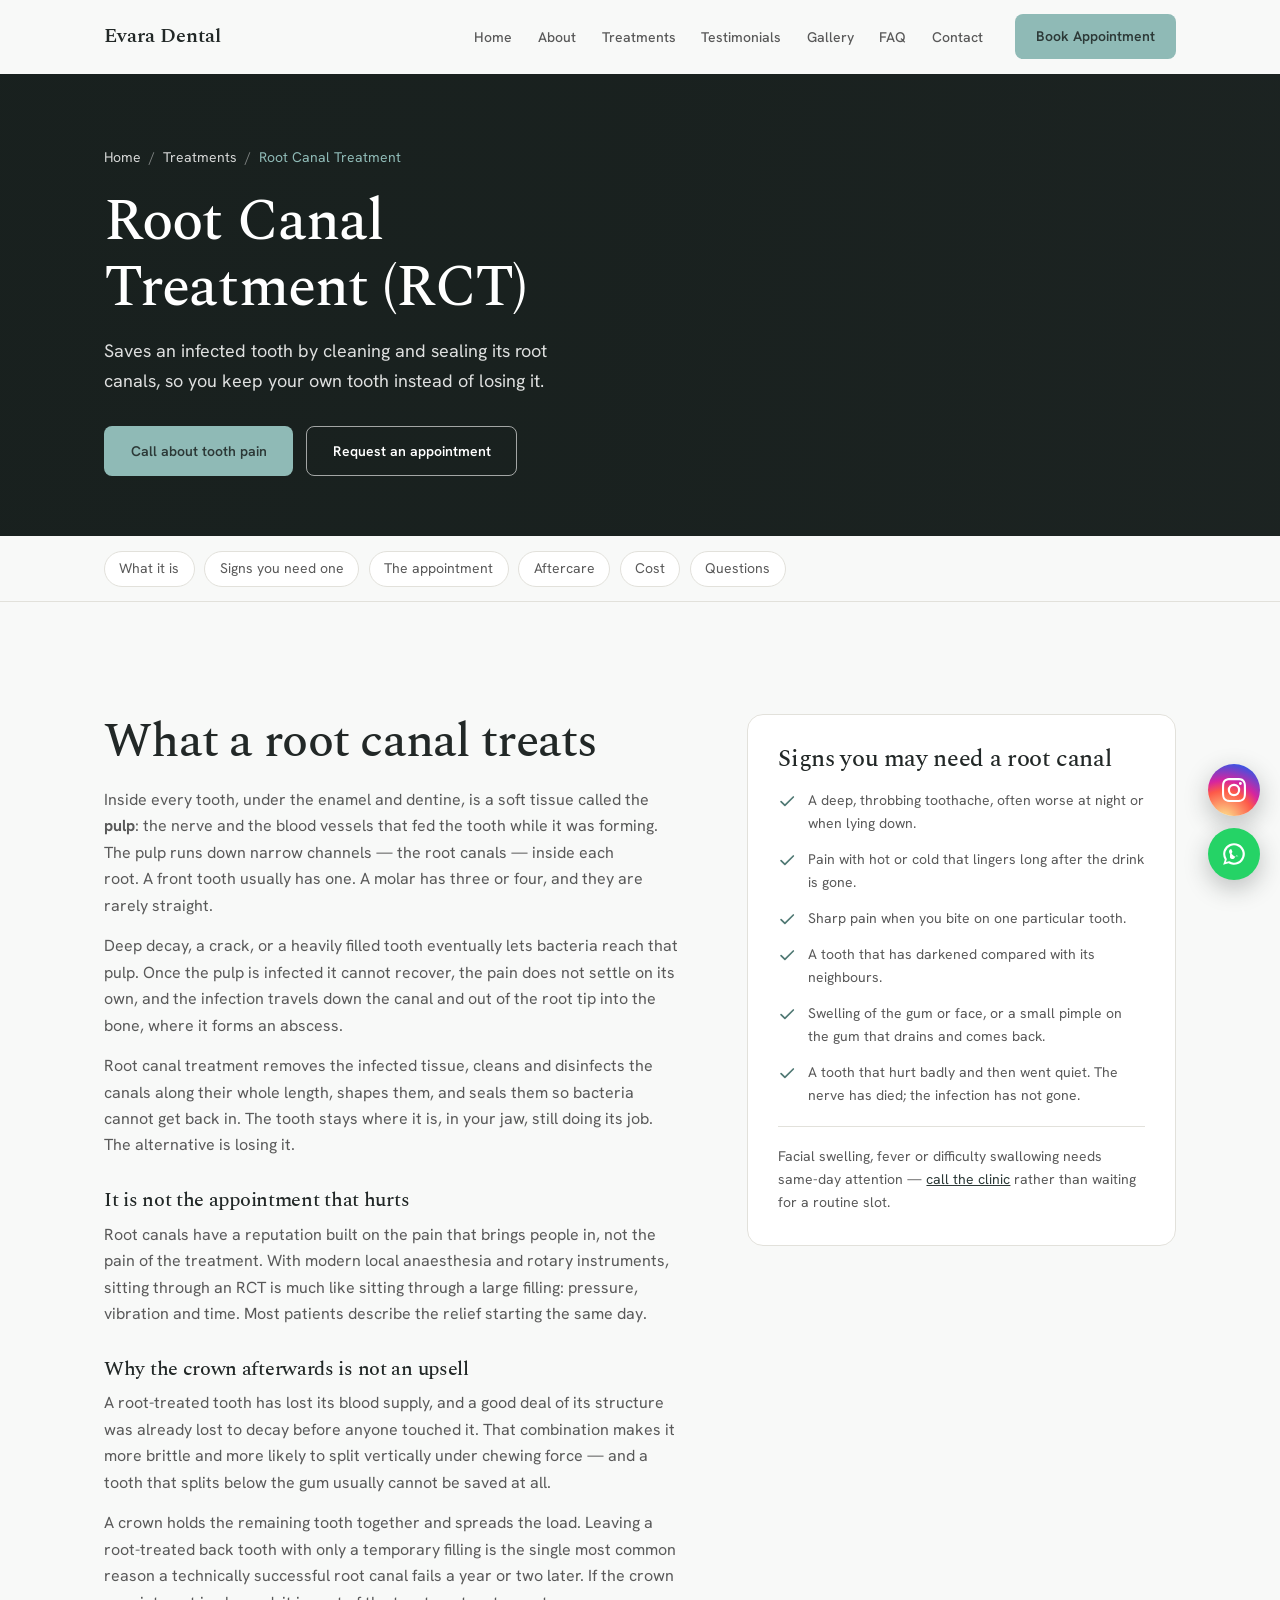
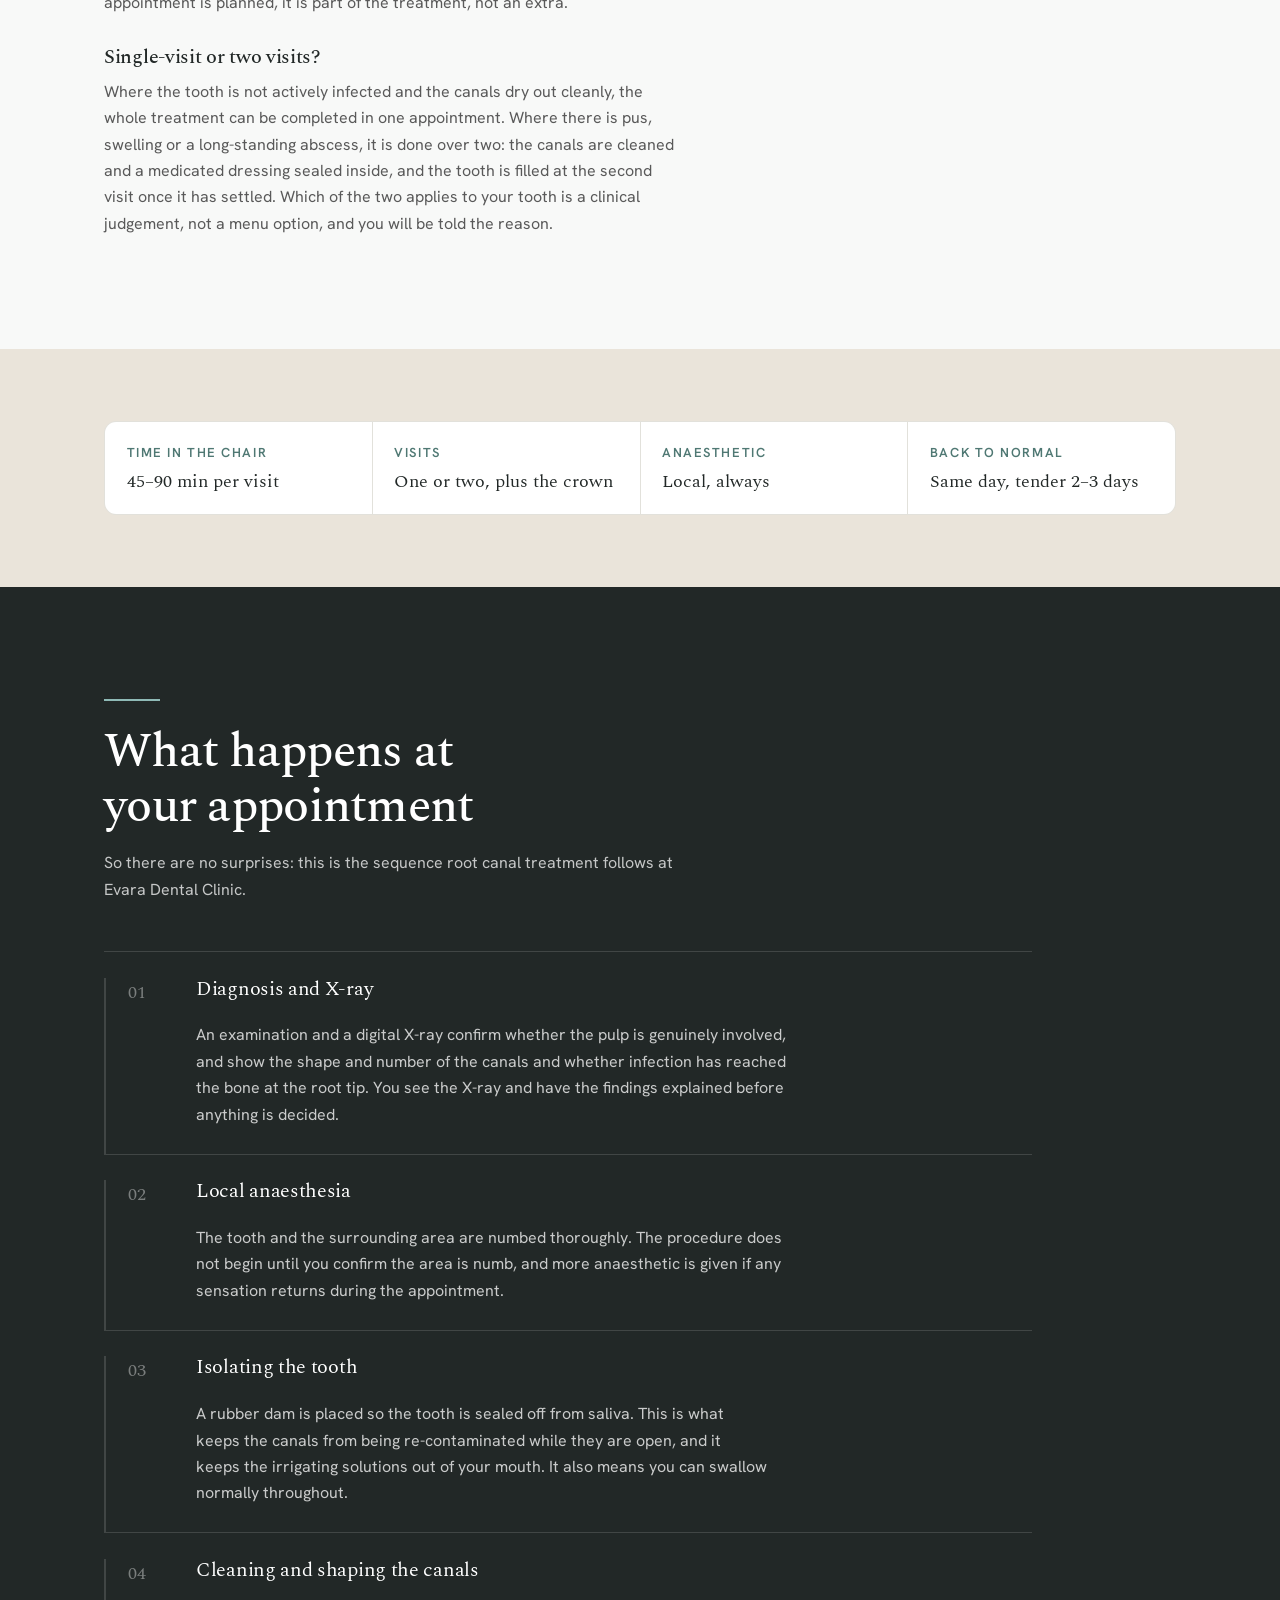
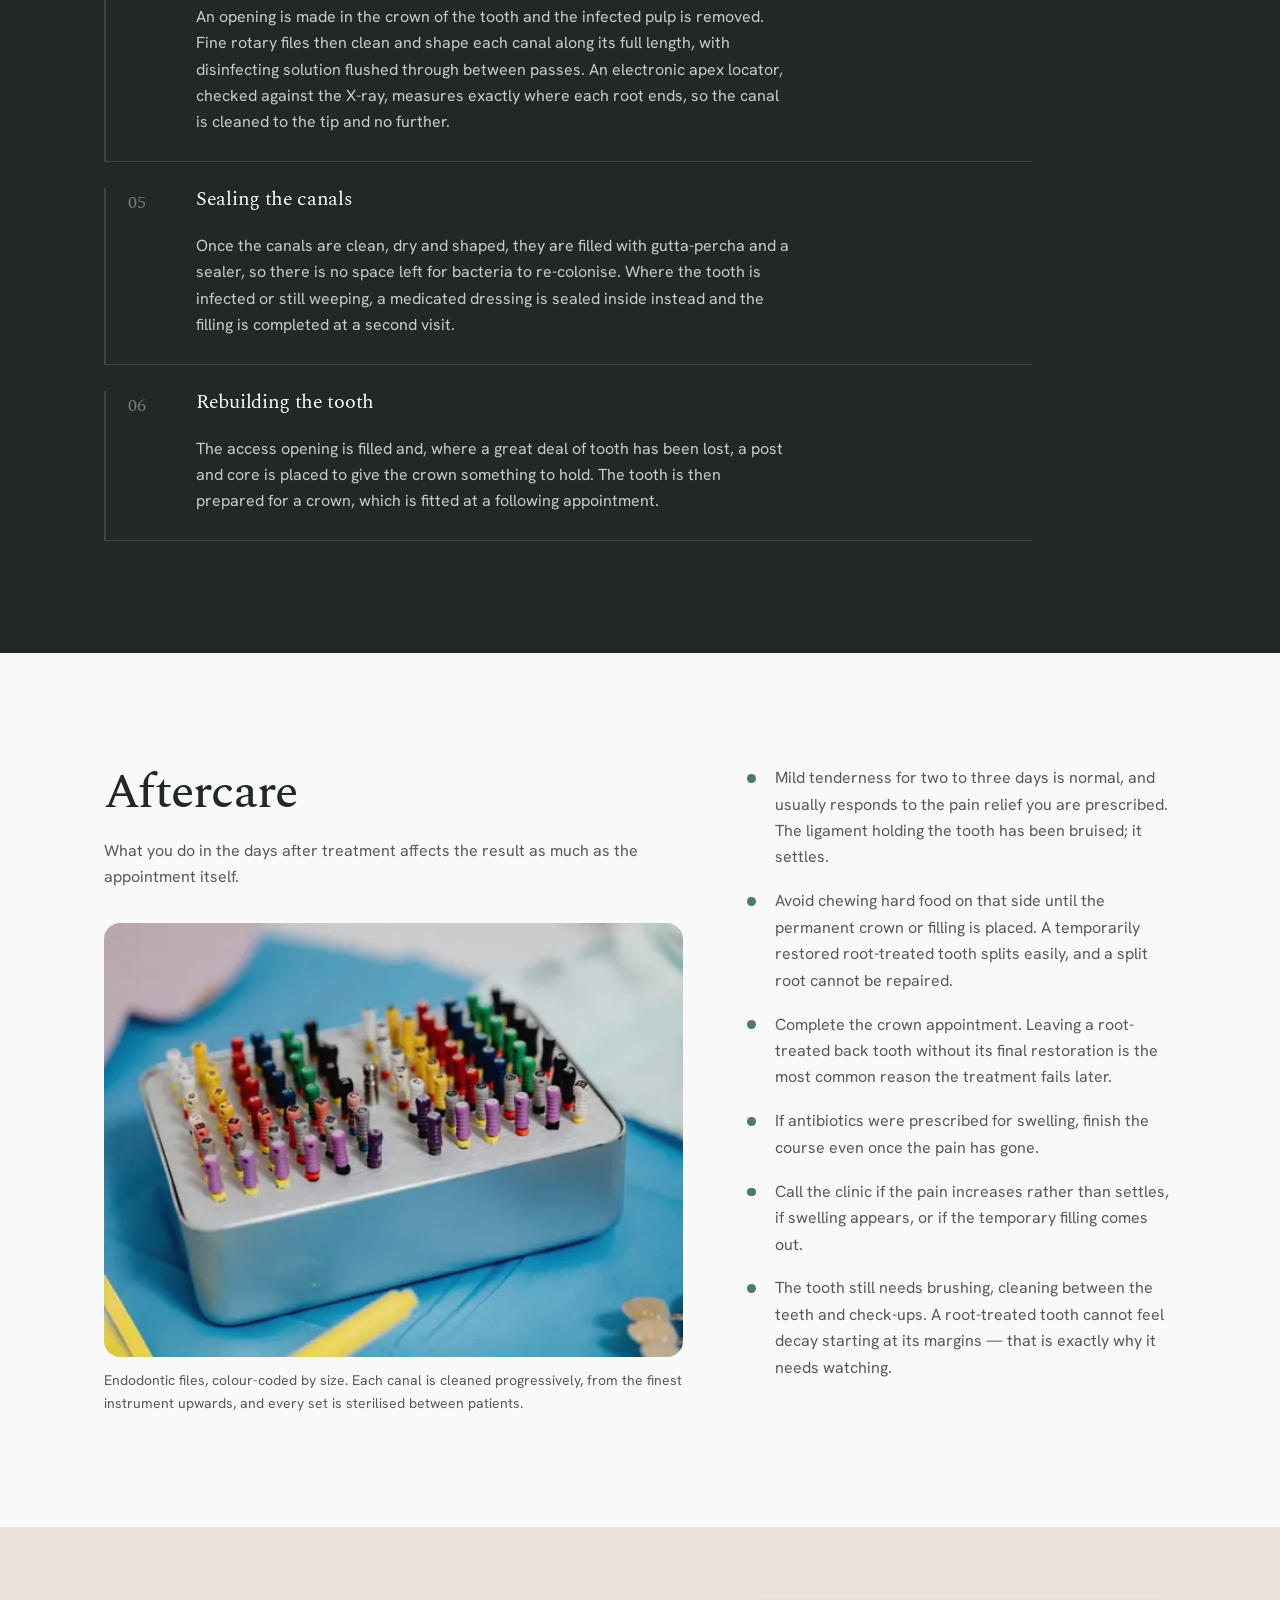
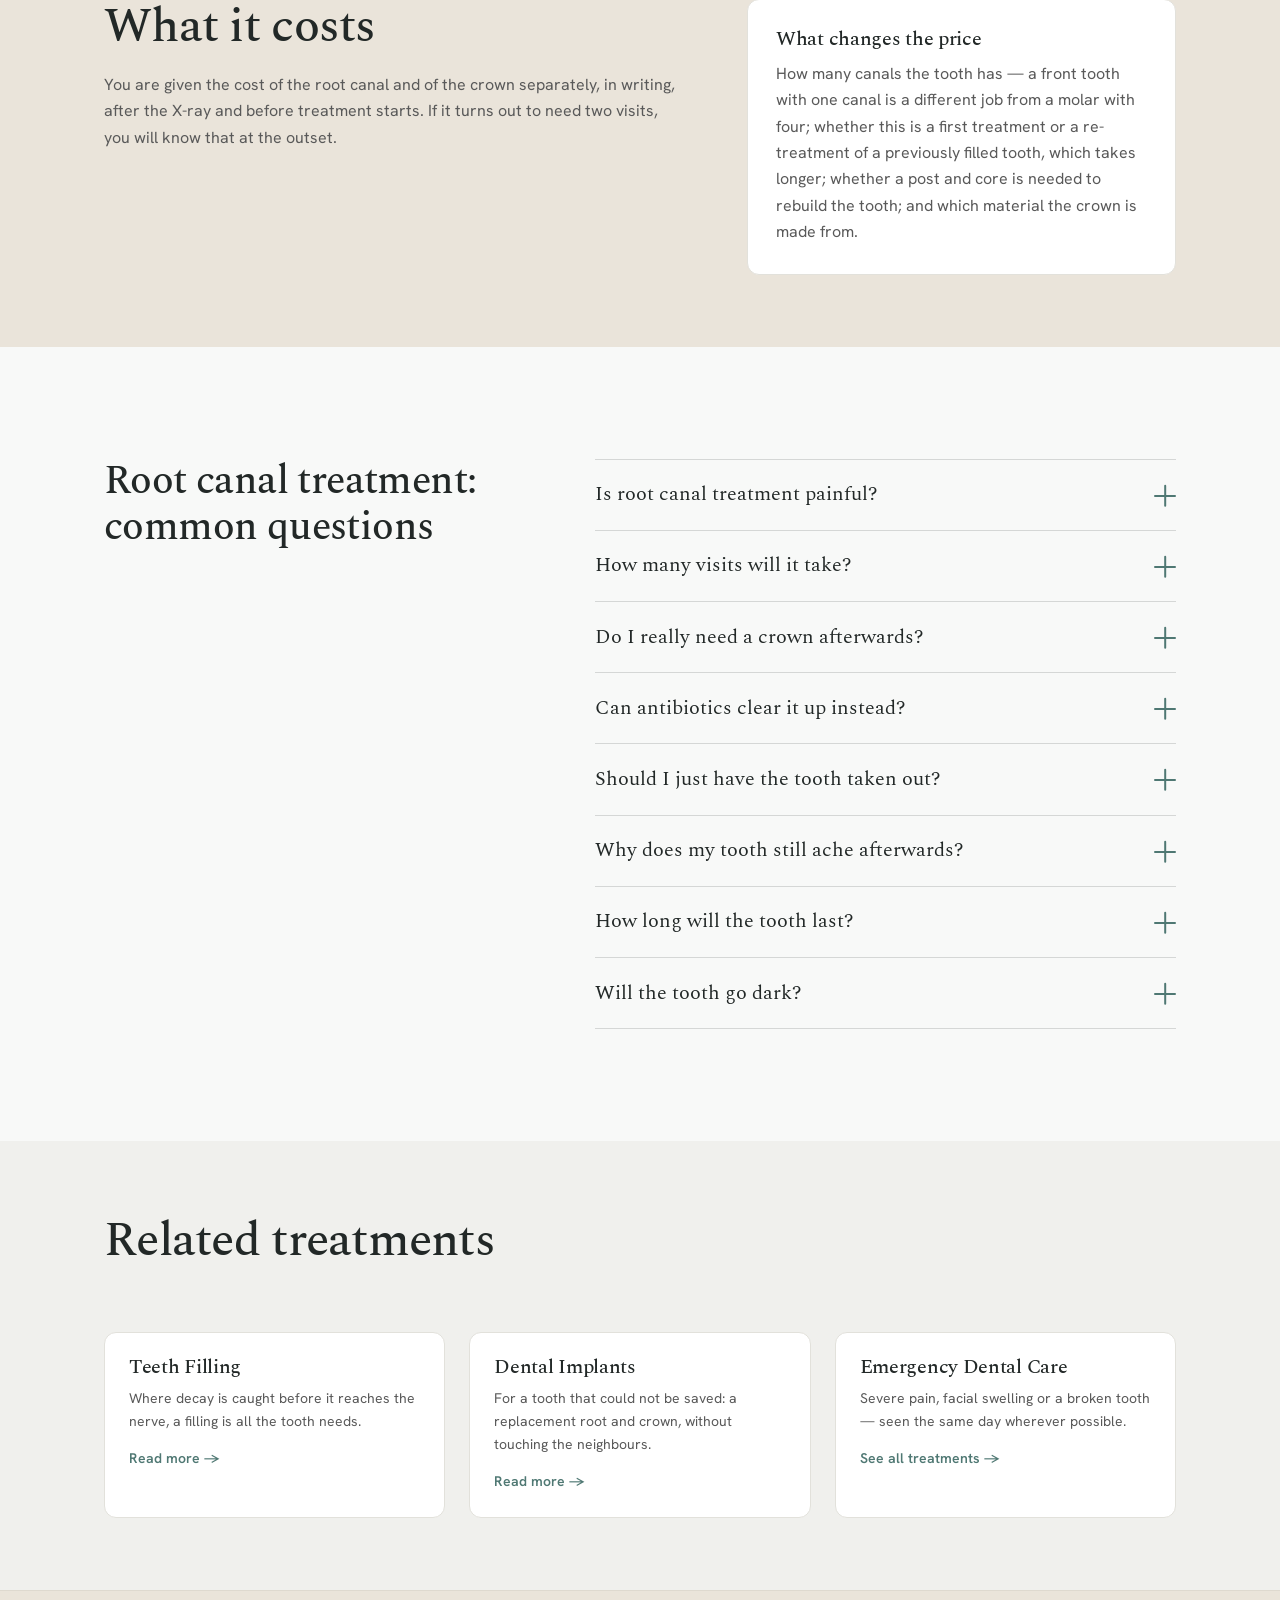
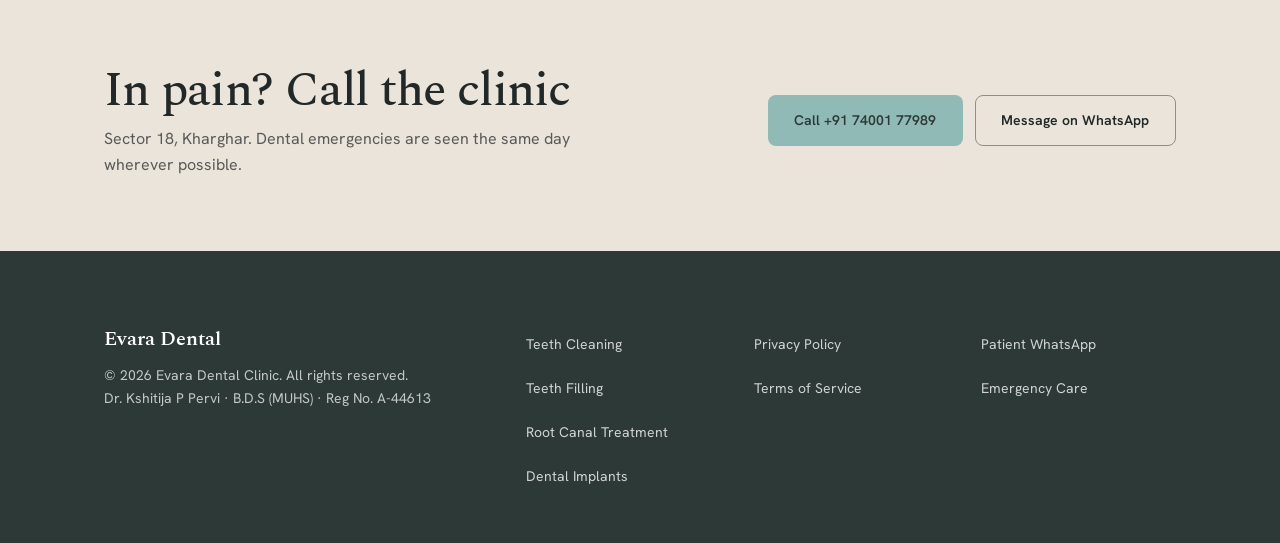
<file: services/root-canal-treatment/index.html>
<!DOCTYPE html>
<html lang="en">
<head>
  <meta charset="UTF-8">
  <meta name="viewport" content="width=device-width, initial-scale=1.0">
  <title>Root Canal Treatment in Kharghar (RCT) | Evara Dental Clinic</title>
  <meta name="description" content="Root canal treatment at Evara Dental Clinic, Sector 18 Kharghar. What an RCT involves, whether it hurts, how many visits it takes, why the crown afterwards matters, and aftercare.">
  <meta name="google-site-verification" content="LVoANlV-i116eSWeXm57ypzHYZ6U4d6oAozTyZI0ArM" />
  <meta name="robots" content="index, follow, max-image-preview:large, max-snippet:-1">
  <link rel="canonical" href="https://www.evaradental.in/services/root-canal-treatment/">
  <meta property="og:url" content="https://www.evaradental.in/services/root-canal-treatment/">
  <meta property="og:locale" content="en_IN">
  <meta property="og:type" content="article">
  <meta property="og:site_name" content="Evara Dental Clinic">
  <meta property="og:title" content="Root Canal Treatment (RCT) in Kharghar | Evara Dental Clinic">
  <meta property="og:description" content="Saving an infected tooth instead of losing it: what a root canal involves, what it feels like, and why the crown afterwards is not optional.">
  <meta property="og:image" content="https://www.evaradental.in/images/services/hero-root-canal-1600.webp">
  <meta name="twitter:image" content="https://www.evaradental.in/images/services/hero-root-canal-1600.webp">
  <meta name="twitter:card" content="summary_large_image">
  <meta name="twitter:title" content="Root Canal Treatment (RCT) in Kharghar | Evara Dental Clinic">
  <meta name="twitter:description" content="Saving an infected tooth instead of losing it: what a root canal involves, what it feels like, and why the crown afterwards is not optional.">
  <link rel="preconnect" href="https://fonts.googleapis.com">
  <link rel="preconnect" href="https://fonts.gstatic.com" crossorigin>
  <link href="https://fonts.googleapis.com/css2?family=Spectral:ital,wght@0,400;0,500;0,600;1,400&family=Hanken+Grotesk:wght@400;500;600&display=swap" rel="stylesheet">
  <link rel="stylesheet" href="../../styles.css">
  <link rel="icon" type="image/svg+xml" href='data:image/svg+xml,<svg xmlns="http://www.w3.org/2000/svg" viewBox="0 0 32 32"><path d="M16 3C11 3 7 6.5 7 11.5c0 3.5 1.5 5.5 2.2 8.2.7 2.7 1 8.3 3.3 8.3 2 0 1.4-4.5 3.5-4.5s1.5 4.5 3.5 4.5c2.3 0 2.6-5.6 3.3-8.3.7-2.7 2.2-4.7 2.2-8.2C25 6.5 21 3 16 3z" fill="none" stroke="%232C3937" stroke-width="2"/></svg>'>

  <script type="application/ld+json">
  {
    "@context": "https://schema.org",
    "@graph": [
      {
        "@type": "MedicalWebPage",
        "url": "https://www.evaradental.in/services/root-canal-treatment/",
        "isPartOf": { "@id": "https://www.evaradental.in/#clinic" },
        "name": "Root Canal Treatment (RCT) in Kharghar",
        "description": "Root canal treatment at Evara Dental Clinic, Sector 18 Kharghar: why a tooth needs one, what happens at each appointment, aftercare, and why the crown afterwards matters.",
        "inLanguage": "en",
        "about": {
          "@type": "MedicalProcedure",
          "name": "Root canal treatment",
          "alternateName": ["RCT", "Endodontic treatment"],
          "procedureType": "https://schema.org/NoninvasiveProcedure",
          "bodyLocation": "Tooth pulp and root canals",
          "howPerformed": "Under local anaesthetic the tooth is isolated, an opening is made through the crown, the infected pulp is removed, the canals are cleaned, shaped and disinfected to their full length, then filled and sealed. The tooth is restored afterwards, usually with a crown.",
          "preparation": "Tell the dentist about any swelling, fever, medication or medical condition beforehand. Eat normally before the appointment unless advised otherwise.",
          "followup": "Mild tenderness for two to three days is normal. The permanent crown or filling must be completed as planned."
        }
      },
      {
        "@type": "BreadcrumbList",
        "itemListElement": [
          { "@type": "ListItem", "position": 1, "name": "Home", "item": "https://www.evaradental.in/" },
          { "@type": "ListItem", "position": 2, "name": "Treatments", "item": "https://www.evaradental.in/services/" },
          { "@type": "ListItem", "position": 3, "name": "Root Canal Treatment" }
        ]
      },
      {
        "@type": "FAQPage",
        "mainEntity": [
          {
            "@type": "Question",
            "name": "Is root canal treatment painful?",
            "acceptedAnswer": { "@type": "Answer", "text": "The treatment itself is done under local anaesthetic, and work does not begin until you confirm the tooth and the area around it are numb. What most people feel is pressure and vibration. The pain root canals are famous for is the pain of the infection that brings people in, not the pain of the procedure that relieves it." }
          },
          {
            "@type": "Question",
            "name": "How many visits does a root canal take?",
            "acceptedAnswer": { "@type": "Answer", "text": "One or two appointments for the root canal itself, plus a separate appointment for the crown. A tooth with active infection, pus or swelling is usually treated over two visits with a medicated dressing in between, because the canals must be dry and clean before they can be sealed." }
          },
          {
            "@type": "Question",
            "name": "Do I really need a crown after a root canal?",
            "acceptedAnswer": { "@type": "Answer", "text": "For back teeth, almost always. A root-treated tooth has lost both its blood supply and a good deal of its structure, which makes it more likely to split under chewing forces. A crown holds the remaining tooth together. Leaving a root-treated back tooth without its final restoration is the most common reason the treatment fails later." }
          },
          {
            "@type": "Question",
            "name": "Can antibiotics cure the infection instead?",
            "acceptedAnswer": { "@type": "Answer", "text": "No. Once the pulp inside the tooth has died there is no blood supply left to carry an antibiotic into the canal, so the bacteria inside are out of reach. Antibiotics can settle facial swelling and are sometimes prescribed for that reason, but the infection returns unless the inside of the tooth is cleaned out." }
          },
          {
            "@type": "Question",
            "name": "Should I just have the tooth pulled instead?",
            "acceptedAnswer": { "@type": "Answer", "text": "Extraction is quicker and cheaper on the day, but it leaves a gap. Neighbouring teeth drift and tilt into it, the opposing tooth over-erupts, and replacing the tooth later with an implant or a bridge costs more than saving it would have. Keeping your own tooth is almost always the better outcome where the tooth is restorable." }
          },
          {
            "@type": "Question",
            "name": "Why does my tooth still ache after the root canal?",
            "acceptedAnswer": { "@type": "Answer", "text": "The ligament that suspends the tooth in the bone is bruised by the treatment and by the infection before it, so tenderness on biting for two or three days is normal and responds to the pain relief you are prescribed. Pain that increases instead of settling, or swelling that appears afterwards, is not normal and should be reported the same day." }
          },
          {
            "@type": "Question",
            "name": "How long does a root-treated tooth last?",
            "acceptedAnswer": { "@type": "Answer", "text": "Many years, and often for life, when the canals have been properly sealed, the tooth has been crowned and the gums around it are kept healthy. A root-treated tooth can still get decay at the margins, so it needs the same brushing, cleaning between the teeth and check-ups as any other." }
          }
        ]
      }
    ]
  }
  </script>
</head>
<body>

  <a class="skip-link" href="#main">Skip to content</a>


  <!-- ======================= NAVIGATION ======================= -->
  <header class="site-header" id="siteHeader">
    <nav class="nav" aria-label="Main">
      <a href="../../" class="brand">Evara Dental</a>

      <button class="nav-toggle" id="navToggle" aria-expanded="false" aria-controls="navMenu">
        <span class="nav-toggle-bar"></span>
        <span class="nav-toggle-bar"></span>
        <span class="sr-only">Open menu</span>
      </button>

      <div class="nav-menu" id="navMenu">
        <ul class="nav-links">
          <li><a href="../../">Home</a></li>
          <li><a href="../../#about">About</a></li>
          <li><a href="../" class="active">Treatments</a></li>
          <li><a href="../../#testimonials">Testimonials</a></li>
          <li><a href="../../#gallery">Gallery</a></li>
          <li><a href="../../#faq">FAQ</a></li>
          <li><a href="../../#contact">Contact</a></li>
        </ul>
        <a href="../../#contact" class="btn btn-primary nav-cta">Book Appointment</a>
      </div>
    </nav>
  </header>

  <main id="main">

    <!-- ======================= HERO ======================= -->
    <section class="page-hero">
      <picture>
        <source type="image/webp" media="(max-width: 900px)" srcset="../../images/services/hero-root-canal-900.webp">
        <img class="page-hero-img" src="../../images/services/hero-root-canal-1600.webp" alt="A dental X-ray of the jaws displayed on a clinic monitor" width="1600" height="700" fetchpriority="high" decoding="async">
      </picture>
      <div class="container">
        <div class="page-hero-copy">
          <nav class="breadcrumb" aria-label="Breadcrumb">
            <ol>
              <li><a href="../../">Home</a></li>
              <li><a href="../">Treatments</a></li>
              <li><span aria-current="page">Root Canal Treatment</span></li>
            </ol>
          </nav>
          <span class="pill">Treatment</span>
          <h1>Root Canal<br>Treatment (RCT)</h1>
          <p class="page-hero-lead">Saves an infected tooth by cleaning and sealing its root canals, so you keep your own tooth instead of losing it.</p>
          <div class="hero-actions">
            <a href="tel:+917400177989" class="btn btn-primary">Call about tooth pain</a>
            <a href="../../#contact" class="btn btn-outline btn-outline--light">Request an appointment</a>
          </div>
        </div>
      </div>
    </section>

    <nav class="jump-nav" aria-label="On this page">
      <div class="container">
        <ul>
          <li><a href="#svc-overview">What it is</a></li>
          <li><a href="#svc-signs">Signs you need one</a></li>
          <li><a href="#svc-steps">The appointment</a></li>
          <li><a href="#svc-aftercare">Aftercare</a></li>
          <li><a href="#svc-cost">Cost</a></li>
          <li><a href="#svc-faq">Questions</a></li>
        </ul>
      </div>
    </nav>

    <!-- ======================= OVERVIEW ======================= -->
    <section class="svc-section" id="svc-overview">
      <div class="container svc-split">
        <div class="svc-prose">
          <h2>What a root canal treats</h2>
          <p>Inside every tooth, under the enamel and dentine, is a soft tissue called the <strong>pulp</strong>: the nerve and the blood vessels that fed the tooth while it was forming. The pulp runs down narrow channels &mdash; the root canals &mdash; inside each root. A front tooth usually has one. A molar has three or four, and they are rarely straight.</p>
          <p>Deep decay, a crack, or a heavily filled tooth eventually lets bacteria reach that pulp. Once the pulp is infected it cannot recover, the pain does not settle on its own, and the infection travels down the canal and out of the root tip into the bone, where it forms an abscess.</p>
          <p>Root canal treatment removes the infected tissue, cleans and disinfects the canals along their whole length, shapes them, and seals them so bacteria cannot get back in. The tooth stays where it is, in your jaw, still doing its job. The alternative is losing it.</p>

          <h3>It is not the appointment that hurts</h3>
          <p>Root canals have a reputation built on the pain that brings people in, not the pain of the treatment. With modern local anaesthesia and rotary instruments, sitting through an RCT is much like sitting through a large filling: pressure, vibration and time. Most patients describe the relief starting the same day.</p>

          <h3>Why the crown afterwards is not an upsell</h3>
          <p>A root-treated tooth has lost its blood supply, and a good deal of its structure was already lost to decay before anyone touched it. That combination makes it more brittle and more likely to split vertically under chewing force &mdash; and a tooth that splits below the gum usually cannot be saved at all.</p>
          <p>A crown holds the remaining tooth together and spreads the load. Leaving a root-treated back tooth with only a temporary filling is the single most common reason a technically successful root canal fails a year or two later. If the crown appointment is planned, it is part of the treatment, not an extra.</p>

          <h3>Single-visit or two visits?</h3>
          <p>Where the tooth is not actively infected and the canals dry out cleanly, the whole treatment can be completed in one appointment. Where there is pus, swelling or a long-standing abscess, it is done over two: the canals are cleaned and a medicated dressing sealed inside, and the tooth is filled at the second visit once it has settled. Which of the two applies to your tooth is a clinical judgement, not a menu option, and you will be told the reason.</p>
        </div>

        <aside class="check-card" id="svc-signs" aria-labelledby="signsTitle">
          <h2 id="signsTitle">Signs you may need a root canal</h2>
          <ul class="check-list">
            <li><svg viewBox="0 0 24 24" aria-hidden="true"><path fill="none" stroke="currentColor" stroke-width="2.2" stroke-linecap="round" stroke-linejoin="round" d="M4 12.5l5 5L20 6.5"/></svg><span>A deep, throbbing toothache, often worse at night or when lying down.</span></li>
            <li><svg viewBox="0 0 24 24" aria-hidden="true"><path fill="none" stroke="currentColor" stroke-width="2.2" stroke-linecap="round" stroke-linejoin="round" d="M4 12.5l5 5L20 6.5"/></svg><span>Pain with hot or cold that lingers long after the drink is gone.</span></li>
            <li><svg viewBox="0 0 24 24" aria-hidden="true"><path fill="none" stroke="currentColor" stroke-width="2.2" stroke-linecap="round" stroke-linejoin="round" d="M4 12.5l5 5L20 6.5"/></svg><span>Sharp pain when you bite on one particular tooth.</span></li>
            <li><svg viewBox="0 0 24 24" aria-hidden="true"><path fill="none" stroke="currentColor" stroke-width="2.2" stroke-linecap="round" stroke-linejoin="round" d="M4 12.5l5 5L20 6.5"/></svg><span>A tooth that has darkened compared with its neighbours.</span></li>
            <li><svg viewBox="0 0 24 24" aria-hidden="true"><path fill="none" stroke="currentColor" stroke-width="2.2" stroke-linecap="round" stroke-linejoin="round" d="M4 12.5l5 5L20 6.5"/></svg><span>Swelling of the gum or face, or a small pimple on the gum that drains and comes back.</span></li>
            <li><svg viewBox="0 0 24 24" aria-hidden="true"><path fill="none" stroke="currentColor" stroke-width="2.2" stroke-linecap="round" stroke-linejoin="round" d="M4 12.5l5 5L20 6.5"/></svg><span>A tooth that hurt badly and then went quiet. The nerve has died; the infection has not gone.</span></li>
          </ul>
          <p class="check-note">Facial swelling, fever or difficulty swallowing needs same-day attention &mdash; <a href="tel:+917400177989">call the clinic</a> rather than waiting for a routine slot.</p>
        </aside>
      </div>
    </section>

    <!-- ======================= QUICK FACTS ======================= -->
    <section class="svc-section svc-section--tight band-beige">
      <div class="container">
        <dl class="facts">
          <div>
            <dt>Time in the chair</dt>
            <dd>45&ndash;90 min per visit</dd>
          </div>
          <div>
            <dt>Visits</dt>
            <dd>One or two, plus the crown</dd>
          </div>
          <div>
            <dt>Anaesthetic</dt>
            <dd>Local, always</dd>
          </div>
          <div>
            <dt>Back to normal</dt>
            <dd>Same day, tender 2&ndash;3 days</dd>
          </div>
        </dl>
      </div>
    </section>

    <!-- ======================= PROCESS ======================= -->
    <section class="steps-band" id="svc-steps" aria-labelledby="stepsTitle">
      <div class="container">
        <span class="steps-rule" aria-hidden="true"></span>
        <h2 id="stepsTitle">What happens at<br>your appointment</h2>
        <p class="steps-intro">So there are no surprises: this is the sequence root canal treatment follows at Evara Dental Clinic.</p>

        <ol class="steps" data-rail>
          <li>
            <span class="step-no" aria-hidden="true">01</span>
            <h3>Diagnosis and X-ray</h3>
            <p>An examination and a digital X-ray confirm whether the pulp is genuinely involved, and show the shape and number of the canals and whether infection has reached the bone at the root tip. You see the X-ray and have the findings explained before anything is decided.</p>
          </li>
          <li>
            <span class="step-no" aria-hidden="true">02</span>
            <h3>Local anaesthesia</h3>
            <p>The tooth and the surrounding area are numbed thoroughly. The procedure does not begin until you confirm the area is numb, and more anaesthetic is given if any sensation returns during the appointment.</p>
          </li>
          <li>
            <span class="step-no" aria-hidden="true">03</span>
            <h3>Isolating the tooth</h3>
            <p>A rubber dam is placed so the tooth is sealed off from saliva. This is what keeps the canals from being re-contaminated while they are open, and it keeps the irrigating solutions out of your mouth. It also means you can swallow normally throughout.</p>
          </li>
          <li>
            <span class="step-no" aria-hidden="true">04</span>
            <h3>Cleaning and shaping the canals</h3>
            <p>An opening is made in the crown of the tooth and the infected pulp is removed. Fine rotary files then clean and shape each canal along its full length, with disinfecting solution flushed through between passes. An electronic apex locator, checked against the X-ray, measures exactly where each root ends, so the canal is cleaned to the tip and no further.</p>
          </li>
          <li>
            <span class="step-no" aria-hidden="true">05</span>
            <h3>Sealing the canals</h3>
            <p>Once the canals are clean, dry and shaped, they are filled with gutta-percha and a sealer, so there is no space left for bacteria to re-colonise. Where the tooth is infected or still weeping, a medicated dressing is sealed inside instead and the filling is completed at a second visit.</p>
          </li>
          <li>
            <span class="step-no" aria-hidden="true">06</span>
            <h3>Rebuilding the tooth</h3>
            <p>The access opening is filled and, where a great deal of tooth has been lost, a post and core is placed to give the crown something to hold. The tooth is then prepared for a crown, which is fitted at a following appointment.</p>
          </li>
        </ol>
      </div>
    </section>

    <!-- ======================= AFTERCARE ======================= -->
    <section class="svc-section" id="svc-aftercare">
      <div class="container svc-split">
        <div class="svc-prose">
          <h2>Aftercare</h2>
          <p>What you do in the days after treatment affects the result as much as the appointment itself.</p>
          <figure class="svc-figure" style="margin-top:2rem">
            <picture>
              <source type="image/webp" media="(max-width: 700px)" srcset="../../images/services/detail-root-canal-500.webp">
              <img src="../../images/services/detail-root-canal-900.webp" alt="Colour-coded endodontic files arranged in a sterilisation box" width="900" height="675" loading="lazy" decoding="async">
            </picture>
            <figcaption>Endodontic files, colour-coded by size. Each canal is cleaned progressively, from the finest instrument upwards, and every set is sterilised between patients.</figcaption>
          </figure>
        </div>
        <div>
          <ul class="dot-list">
            <li>Mild tenderness for two to three days is normal, and usually responds to the pain relief you are prescribed. The ligament holding the tooth has been bruised; it settles.</li>
            <li>Avoid chewing hard food on that side until the permanent crown or filling is placed. A temporarily restored root-treated tooth splits easily, and a split root cannot be repaired.</li>
            <li>Complete the crown appointment. Leaving a root-treated back tooth without its final restoration is the most common reason the treatment fails later.</li>
            <li>If antibiotics were prescribed for swelling, finish the course even once the pain has gone.</li>
            <li>Call the clinic if the pain increases rather than settles, if swelling appears, or if the temporary filling comes out.</li>
            <li>The tooth still needs brushing, cleaning between the teeth and check-ups. A root-treated tooth cannot feel decay starting at its margins &mdash; that is exactly why it needs watching.</li>
          </ul>
        </div>
      </div>
    </section>

    <!-- ======================= COST ======================= -->
    <section class="svc-section svc-section--tight band-beige" id="svc-cost">
      <div class="container svc-split">
        <div class="svc-prose">
          <h2>What it costs</h2>
          <p>You are given the cost of the root canal and of the crown separately, in writing, after the X-ray and before treatment starts. If it turns out to need two visits, you will know that at the outset.</p>
        </div>
        <div class="note-card">
          <h3>What changes the price</h3>
          <p>How many canals the tooth has &mdash; a front tooth with one canal is a different job from a molar with four; whether this is a first treatment or a re-treatment of a previously filled tooth, which takes longer; whether a post and core is needed to rebuild the tooth; and which material the crown is made from.</p>
        </div>
      </div>
    </section>

    <!-- ======================= FAQ ======================= -->
    <section class="faq" id="svc-faq" aria-labelledby="faqTitle">
      <div class="container faq-layout">
        <div class="section-head">
          <h2 id="faqTitle">Root canal treatment: common questions</h2>
        </div>
        <div class="faq-list">

          <details class="faq-item">
            <summary>
              Is root canal treatment painful?
              <span class="faq-mark" aria-hidden="true"></span>
            </summary>
            <div class="faq-answer"><div>
              <p>The treatment is done under local anaesthetic and does not begin until you confirm the tooth and the area around it are numb. What most people feel is pressure and vibration. The pain root canals are famous for is the pain of the infection that brings people in &mdash; not the pain of the procedure that relieves it.</p>
            </div></div>
          </details>

          <details class="faq-item">
            <summary>
              How many visits will it take?
              <span class="faq-mark" aria-hidden="true"></span>
            </summary>
            <div class="faq-answer"><div>
              <p>One or two for the root canal itself, plus a separate appointment for the crown. A tooth with active infection, pus or swelling is usually treated over two visits with a medicated dressing in between, because the canals have to be clean and dry before they can be sealed.</p>
            </div></div>
          </details>

          <details class="faq-item">
            <summary>
              Do I really need a crown afterwards?
              <span class="faq-mark" aria-hidden="true"></span>
            </summary>
            <div class="faq-answer"><div>
              <p>For back teeth, almost always. The tooth has lost both its blood supply and a lot of structure, which makes it liable to split under chewing forces &mdash; and a tooth that splits below the gum usually cannot be saved. A crown holds what is left together. Front teeth with little loss of structure can sometimes be restored with a filling instead, and you will be told which applies.</p>
            </div></div>
          </details>

          <details class="faq-item">
            <summary>
              Can antibiotics clear it up instead?
              <span class="faq-mark" aria-hidden="true"></span>
            </summary>
            <div class="faq-answer"><div>
              <p>No. Once the pulp has died there is no blood supply left inside the tooth to carry an antibiotic into the canal, so the bacteria there are out of reach. Antibiotics can settle facial swelling, and are prescribed for that where it is needed, but the infection comes back unless the inside of the tooth is cleaned out.</p>
            </div></div>
          </details>

          <details class="faq-item">
            <summary>
              Should I just have the tooth taken out?
              <span class="faq-mark" aria-hidden="true"></span>
            </summary>
            <div class="faq-answer"><div>
              <p>Extraction is quicker and cheaper on the day, and it is the right answer for a tooth that genuinely cannot be restored. But it leaves a gap: neighbouring teeth drift and tilt into it, the tooth above or below over-erupts, and replacing it later with an <a href="../dental-implants/">implant</a> or a bridge costs considerably more than saving it would have. Where the tooth is restorable, keeping your own is the better outcome. You will be shown the X-ray and told honestly which case yours is.</p>
            </div></div>
          </details>

          <details class="faq-item">
            <summary>
              Why does my tooth still ache afterwards?
              <span class="faq-mark" aria-hidden="true"></span>
            </summary>
            <div class="faq-answer"><div>
              <p>The ligament that suspends the tooth in the bone has been bruised, by the infection first and the treatment second, so tenderness on biting for two or three days is expected. Pain that increases instead of settling, or swelling that appears afterwards, is not expected &mdash; report it the same day.</p>
            </div></div>
          </details>

          <details class="faq-item">
            <summary>
              How long will the tooth last?
              <span class="faq-mark" aria-hidden="true"></span>
            </summary>
            <div class="faq-answer"><div>
              <p>Many years, and often for life, when the canals are properly sealed, the tooth is crowned and the gums around it stay healthy. What shortens it is a delayed crown, a fracture, or new decay at the margins &mdash; all of which are avoidable.</p>
            </div></div>
          </details>

          <details class="faq-item">
            <summary>
              Will the tooth go dark?
              <span class="faq-mark" aria-hidden="true"></span>
            </summary>
            <div class="faq-answer"><div>
              <p>A root-treated front tooth can darken over the years, because the tissue inside that gave it its translucency has gone. It is treatable: internal bleaching, a veneer or a crown, depending on the tooth. Back teeth are crowned anyway, so it does not arise.</p>
            </div></div>
          </details>

        </div>
      </div>
    </section>

    <!-- ======================= RELATED ======================= -->
    <section class="svc-section svc-section--tight band-alt" aria-labelledby="relatedTitle">
      <div class="container">
        <div class="section-head">
          <h2 id="relatedTitle">Related treatments</h2>
        </div>
        <div class="link-grid">
          <a class="link-card" href="../teeth-filling/">
            <h3>Teeth Filling</h3>
            <p>Where decay is caught before it reaches the nerve, a filling is all the tooth needs.</p>
            <span class="link-more">Read more &rarr;</span>
          </a>
          <a class="link-card" href="../dental-implants/">
            <h3>Dental Implants</h3>
            <p>For a tooth that could not be saved: a replacement root and crown, without touching the neighbours.</p>
            <span class="link-more">Read more &rarr;</span>
          </a>
          <a class="link-card" href="../#more">
            <h3>Emergency Dental Care</h3>
            <p>Severe pain, facial swelling or a broken tooth &mdash; seen the same day wherever possible.</p>
            <span class="link-more">See all treatments &rarr;</span>
          </a>
        </div>
      </div>
    </section>

    <!-- ======================= CTA ======================= -->
    <section class="cta-band">
      <div class="container cta-inner">
        <div>
          <h2>In pain? Call the clinic</h2>
          <p>Sector 18, Kharghar. Dental emergencies are seen the same day wherever possible.</p>
        </div>
        <div class="cta-actions">
          <a href="tel:+917400177989" class="btn btn-primary">Call +91 74001 77989</a>
          <a href="https://wa.me/917400177989?text=Hello%20Evara%20Dental%20Clinic%2C%20I%20have%20tooth%20pain%20and%20would%20like%20an%20appointment." class="btn btn-outline" target="_blank" rel="noopener">Message on WhatsApp</a>
        </div>
      </div>
    </section>

  </main>

  <!-- ======================= FOOTER ======================= -->
  <footer class="site-footer">
    <div class="container footer-grid">
      <div>
        <p class="footer-brand">Evara Dental</p>
        <p class="footer-fine">&copy; <span id="year">2026</span> Evara Dental Clinic. All rights reserved.</p>
        <p class="footer-fine">Dr. Kshitija P Pervi &middot; B.D.S (MUHS) &middot; Reg No. A-44613</p>
      </div>
      <nav class="footer-col" aria-label="Treatments">
        <a href="../teeth-cleaning/">Teeth Cleaning</a>
        <a href="../teeth-filling/">Teeth Filling</a>
        <a href="../root-canal-treatment/">Root Canal Treatment</a>
        <a href="../dental-implants/">Dental Implants</a>
      </nav>
      <nav class="footer-col" aria-label="Legal">
        <a href="#">Privacy Policy</a>
        <a href="#">Terms of Service</a>
      </nav>
      <nav class="footer-col" aria-label="Patient links">
        <a href="https://wa.me/917400177989" target="_blank" rel="noopener">Patient WhatsApp</a>
        <a href="tel:+917400177989">Emergency Care</a>
      </nav>
    </div>
  </footer>

  <div class="fab-stack">
    <a href="https://www.instagram.com/evara_dental_clinic" class="fab fab-instagram" target="_blank" rel="noopener" aria-label="Follow Evara Dental Clinic on Instagram">
      <svg viewBox="0 0 24 24" width="24" height="24" aria-hidden="true"><path fill="currentColor" d="M12 2.2c3.2 0 3.6 0 4.9.1 1.2.1 1.8.2 2.2.4.6.2 1 .5 1.4.9.4.4.7.8.9 1.4.2.4.4 1 .4 2.2.1 1.3.1 1.7.1 4.9s0 3.6-.1 4.9c-.1 1.2-.2 1.8-.4 2.2-.2.6-.5 1-.9 1.4-.4.4-.8.7-1.4.9-.4.2-1 .4-2.2.4-1.3.1-1.7.1-4.9.1s-3.6 0-4.9-.1c-1.2-.1-1.8-.2-2.2-.4-.6-.2-1-.5-1.4-.9-.4-.4-.7-.8-.9-1.4-.2-.4-.4-1-.4-2.2-.1-1.3-.1-1.7-.1-4.9s0-3.6.1-4.9c.1-1.2.2-1.8.4-2.2.2-.6.5-1 .9-1.4.4-.4.8-.7 1.4-.9.4-.2 1-.4 2.2-.4 1.3-.1 1.7-.1 4.9-.1m0-2.2C8.7 0 8.3 0 7 .1 5.7.2 4.9.4 4.1.7c-.8.3-1.5.7-2.1 1.4C1.3 2.7.9 3.4.6 4.2.3 4.9.1 5.8.1 7 0 8.3 0 8.7 0 12s0 3.7.1 5c.1 1.2.3 2.1.6 2.8.3.8.7 1.5 1.4 2.1.6.6 1.3 1.1 2.1 1.4.7.3 1.6.5 2.8.6 1.3.1 1.7.1 5 .1s3.7 0 5-.1c1.2-.1 2.1-.3 2.8-.6.8-.3 1.5-.7 2.1-1.4.6-.6 1.1-1.3 1.4-2.1.3-.7.5-1.6.6-2.8.1-1.3.1-1.7.1-5s0-3.7-.1-5c-.1-1.2-.3-2.1-.6-2.8-.3-.8-.7-1.5-1.4-2.1C21.3 1.3 20.6.9 19.8.6 19.1.3 18.2.1 17 .1 15.7 0 15.3 0 12 0zm0 5.8a6.2 6.2 0 1 0 0 12.4 6.2 6.2 0 0 0 0-12.4zM12 16a4 4 0 1 1 0-8 4 4 0 0 1 0 8zm6.4-11.9a1.4 1.4 0 1 0 0 2.9 1.4 1.4 0 0 0 0-2.9z"/></svg>
    </a>
    <a href="https://wa.me/917400177989?text=Hello%20Evara%20Dental%20Clinic%2C%20I%27d%20like%20to%20book%20an%20appointment."
       class="fab fab-whatsapp" target="_blank" rel="noopener" aria-label="Chat with Evara Dental Clinic on WhatsApp">
      <svg viewBox="0 0 24 24" width="26" height="26" aria-hidden="true"><path fill="currentColor" d="M12 2A10 10 0 0 0 2 12a9.9 9.9 0 0 0 1.5 5.3L2 22l4.9-1.4A10 10 0 1 0 12 2m0 18a8 8 0 0 1-4.2-1.2l-.3-.2-2.9.8.8-2.8-.2-.3A8 8 0 1 1 12 20m4.4-5.9c-.2-.1-1.4-.7-1.6-.8s-.4-.1-.5.1-.6.8-.8.9-.3.2-.5 0a6.5 6.5 0 0 1-1.9-1.2 7.3 7.3 0 0 1-1.3-1.6c-.1-.2 0-.4.1-.5l.4-.4a1.8 1.8 0 0 0 .2-.4.4.4 0 0 0 0-.4c0-.1-.5-1.3-.7-1.8s-.4-.4-.5-.4h-.5a.9.9 0 0 0-.6.3 2.6 2.6 0 0 0-.8 1.9 4.5 4.5 0 0 0 1 2.4A10.4 10.4 0 0 0 8.5 16a13 13 0 0 0 1.3.5 3.1 3.1 0 0 0 1.4.1 2.3 2.3 0 0 0 1.5-1.1 1.9 1.9 0 0 0 .1-1.1c0-.1-.2-.2-.4-.3"/></svg>
    </a>
  </div>

  <script src="../../script.js"></script>
</body>
</html>
</file>
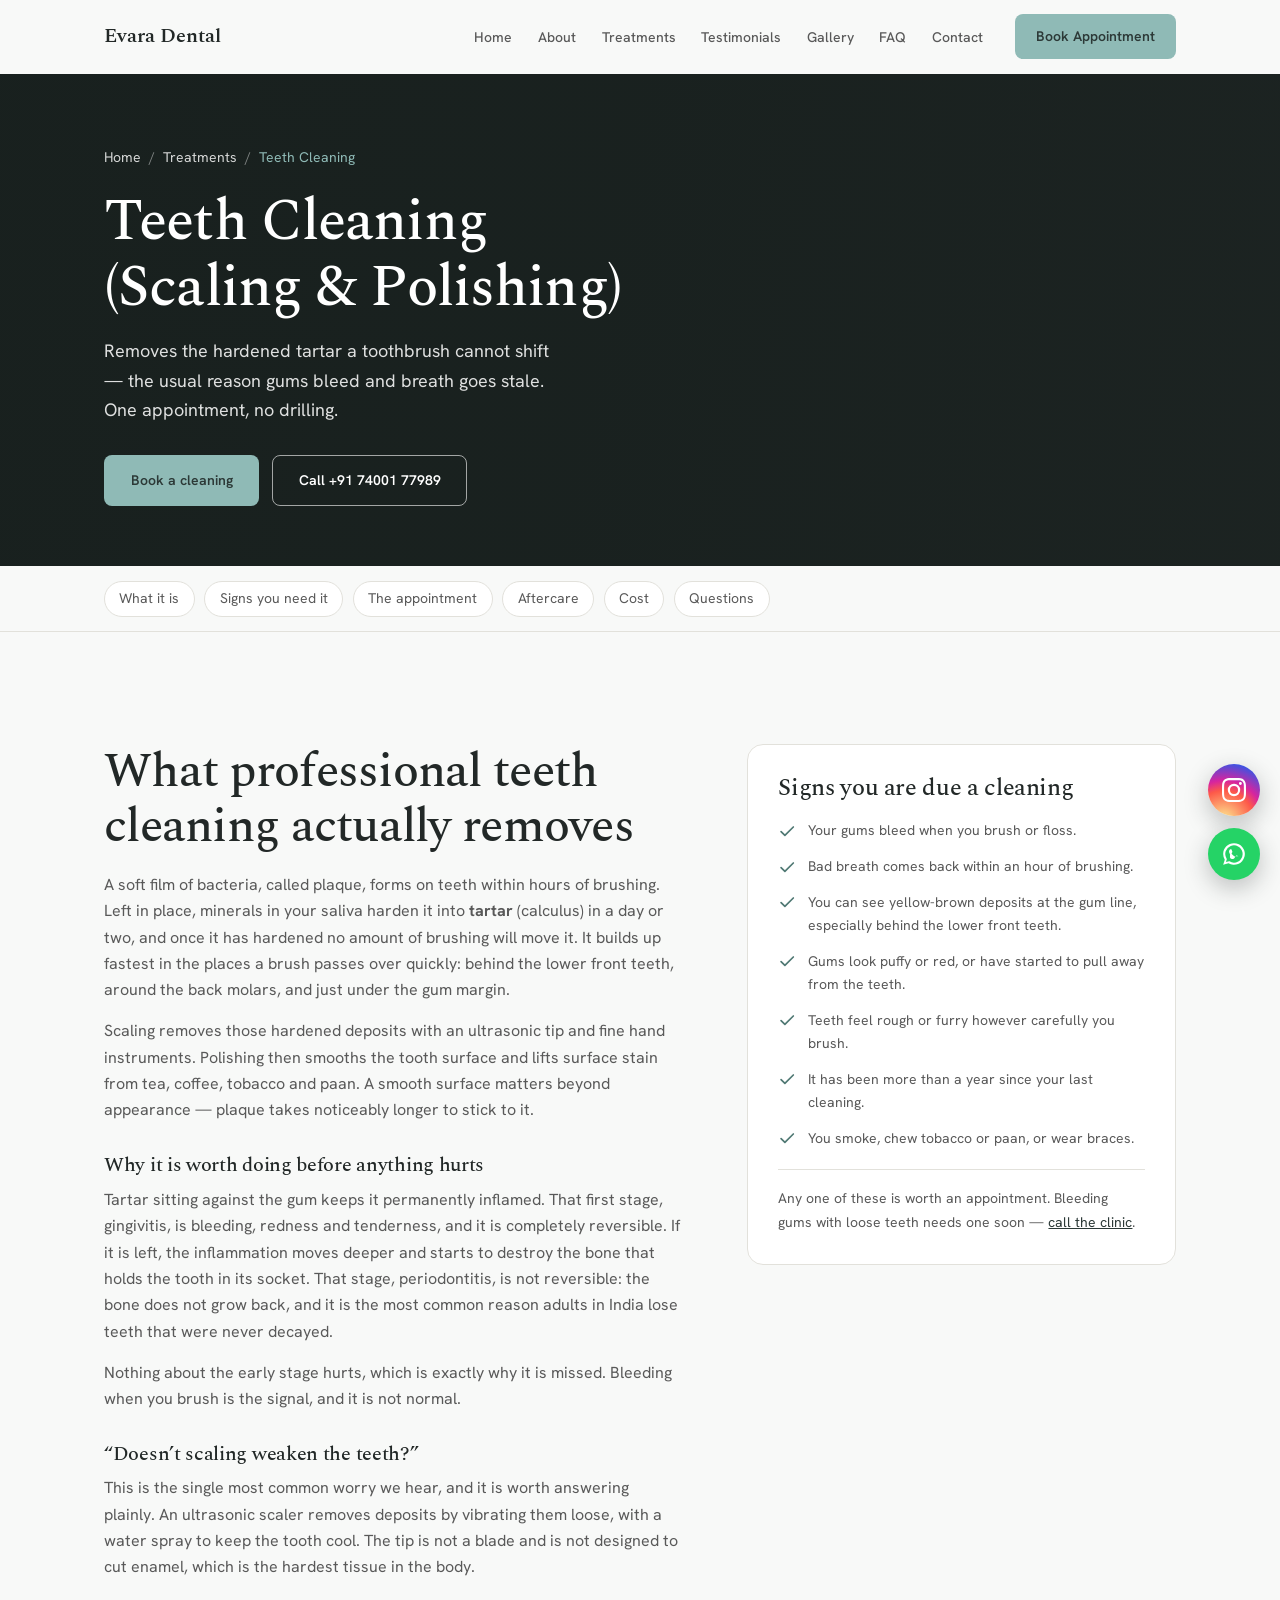
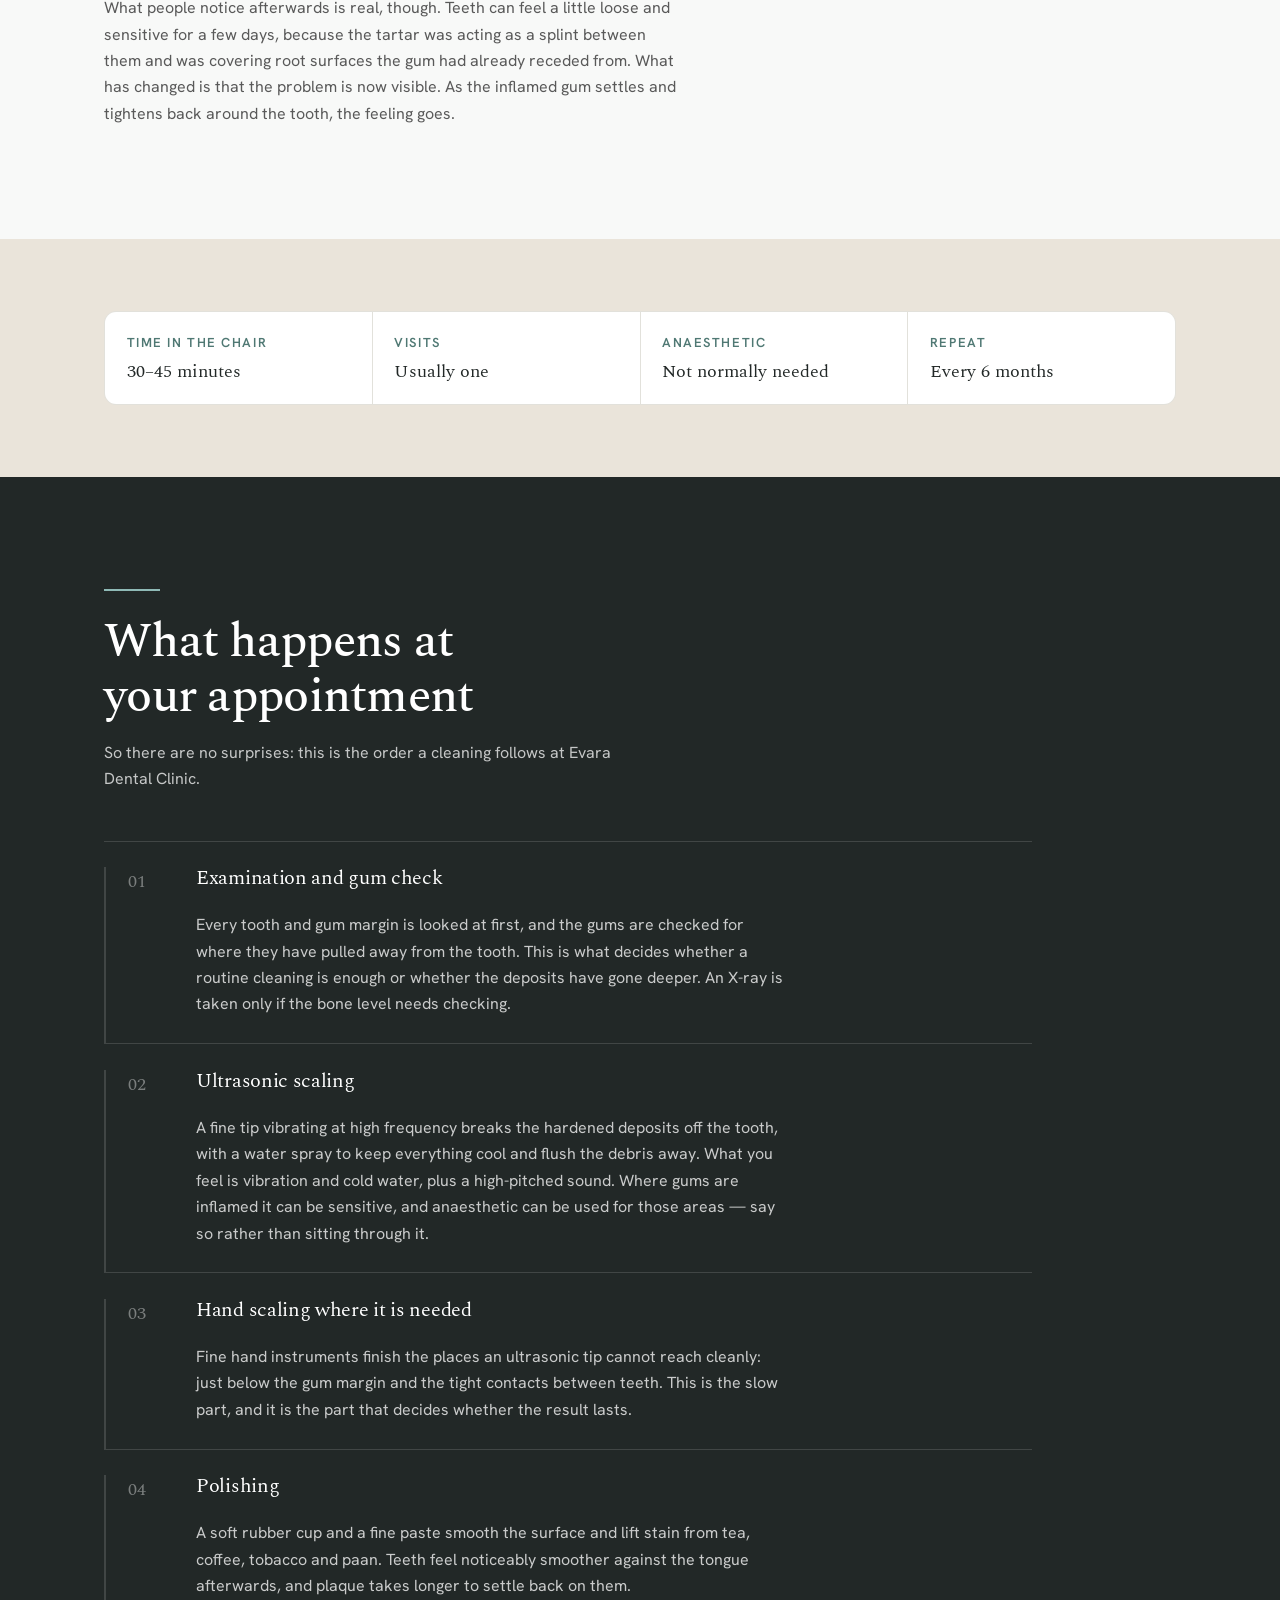
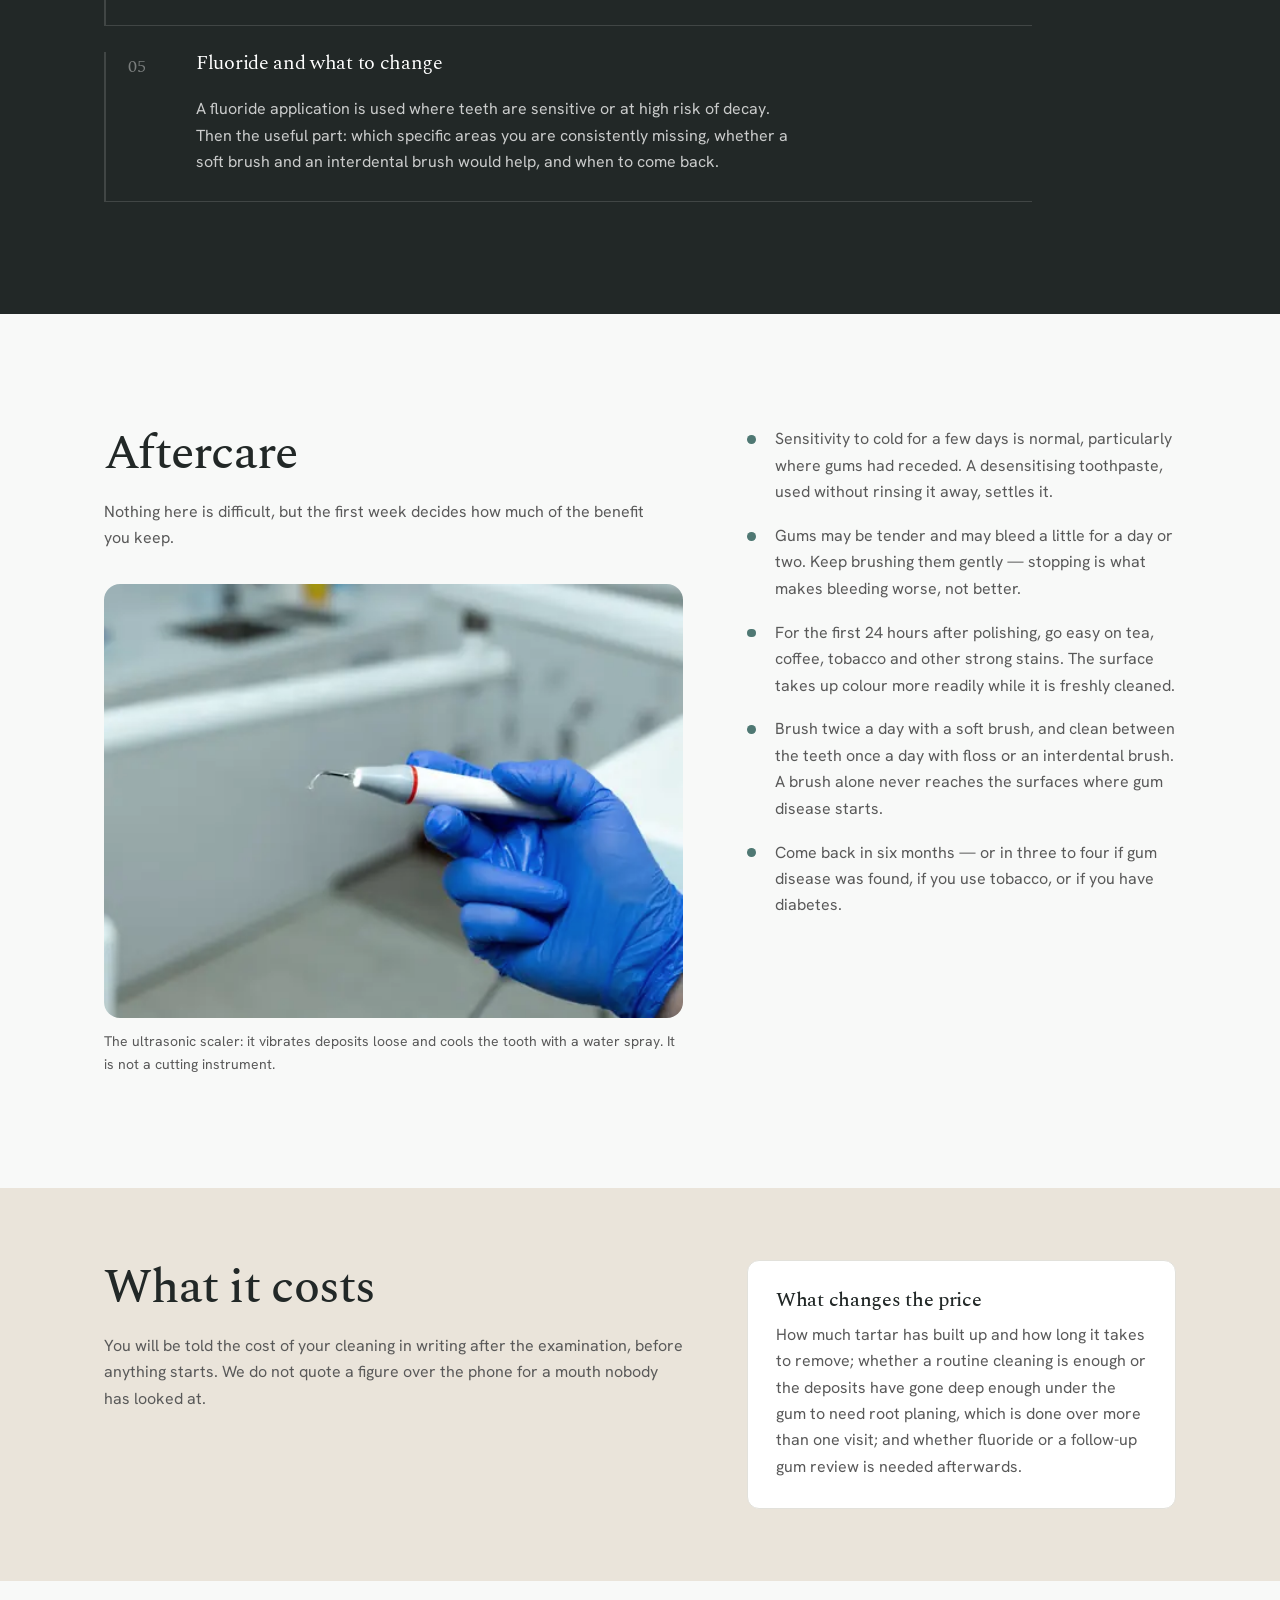
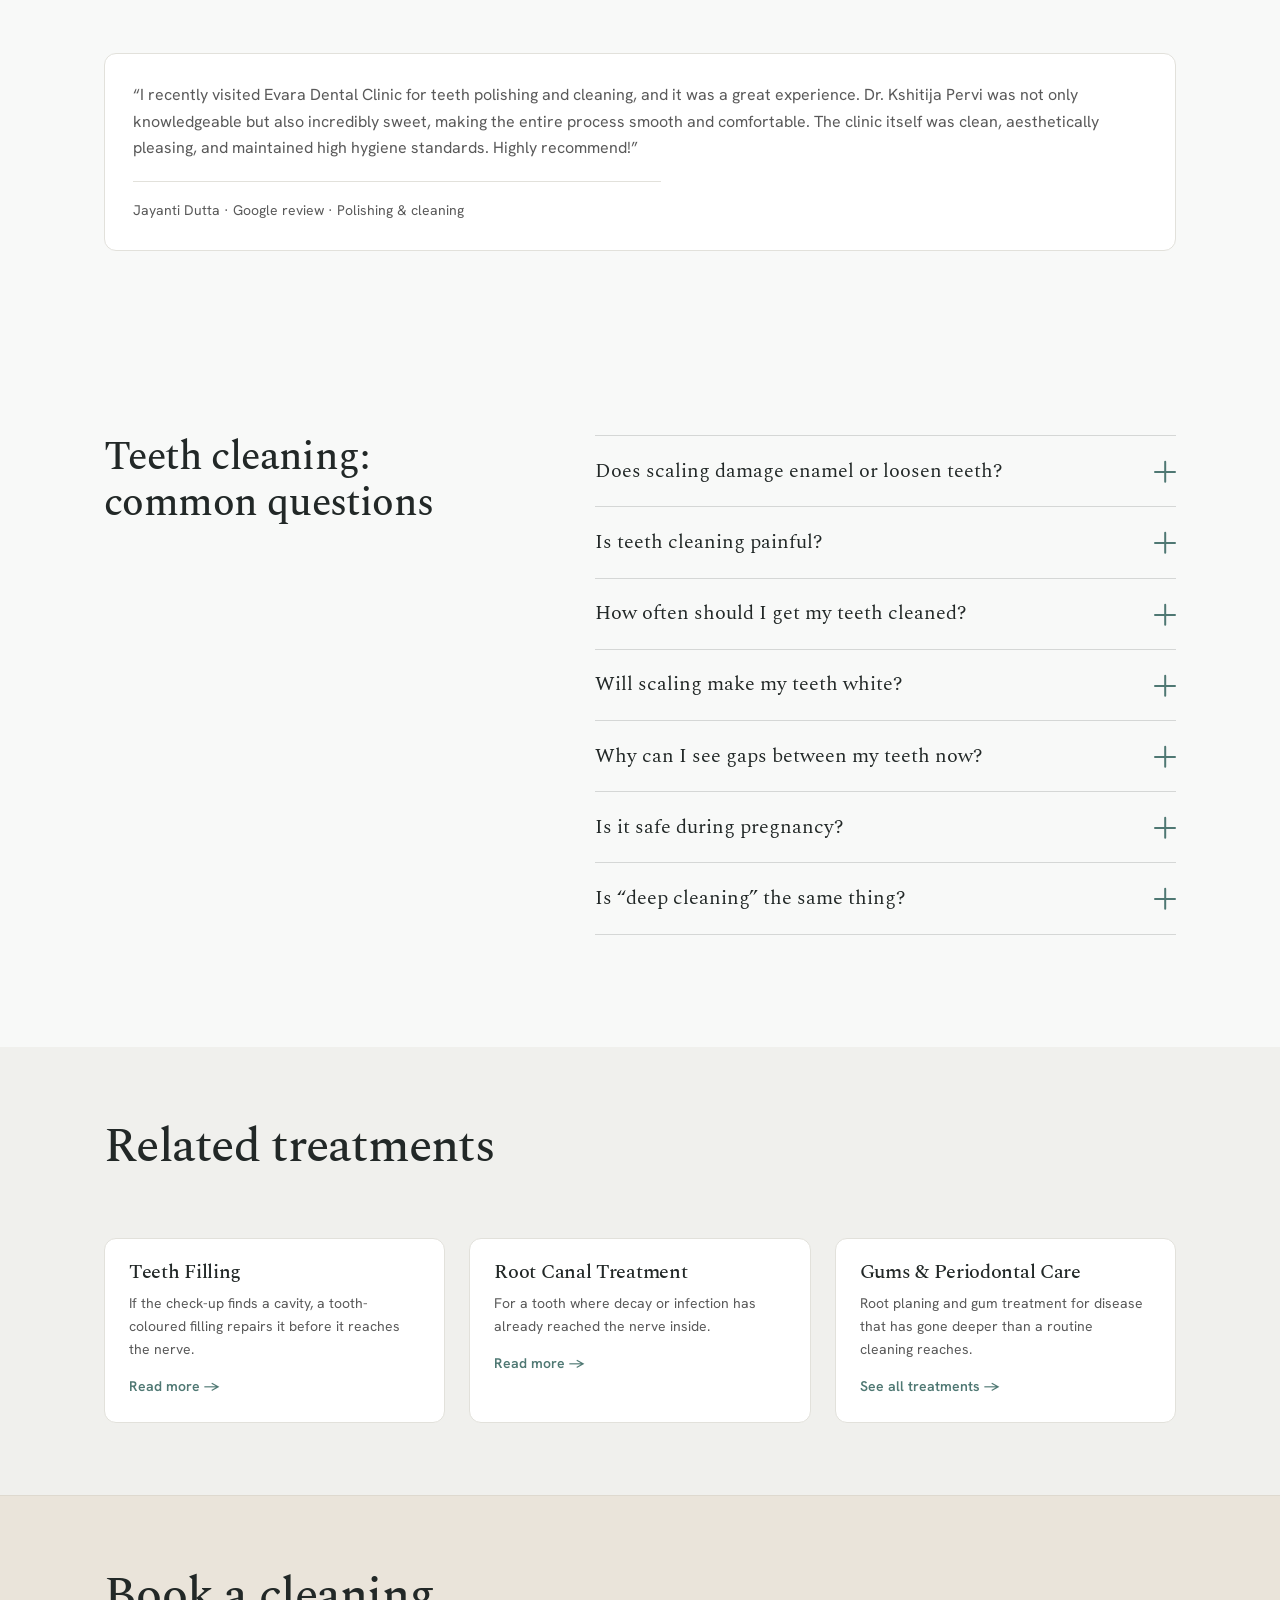
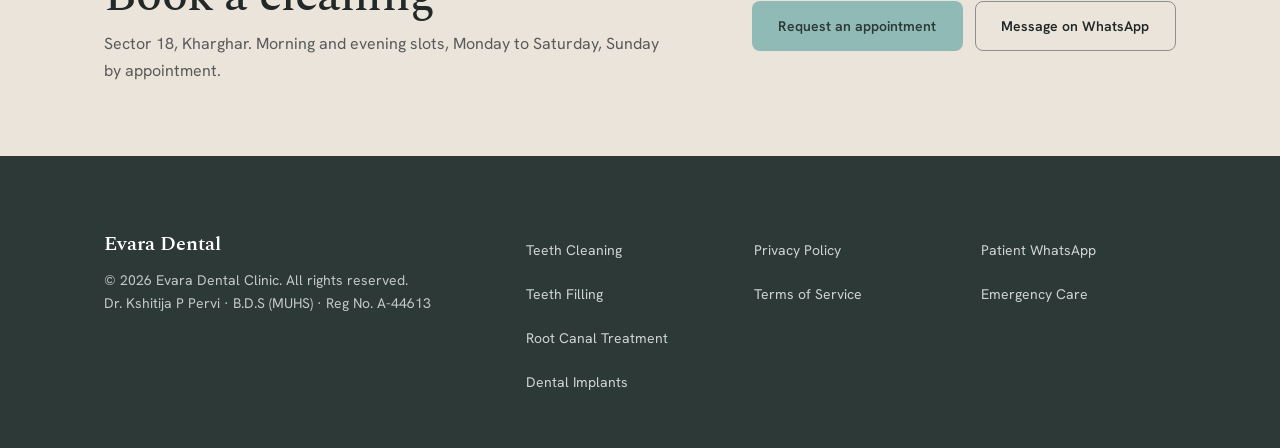
<file: services/teeth-cleaning/index.html>
<!DOCTYPE html>
<html lang="en">
<head>
  <meta charset="UTF-8">
  <meta name="viewport" content="width=device-width, initial-scale=1.0">
  <title>Teeth Cleaning in Kharghar &mdash; Scaling &amp; Polishing | Evara Dental Clinic</title>
  <meta name="description" content="Professional teeth cleaning (scaling and polishing) at Evara Dental Clinic, Sector 18 Kharghar. What it involves, whether it damages enamel, aftercare and how often to repeat it.">
  <meta name="google-site-verification" content="LVoANlV-i116eSWeXm57ypzHYZ6U4d6oAozTyZI0ArM" />
  <meta name="robots" content="index, follow, max-image-preview:large, max-snippet:-1">
  <link rel="canonical" href="https://www.evaradental.in/services/teeth-cleaning/">
  <meta property="og:url" content="https://www.evaradental.in/services/teeth-cleaning/">
  <meta property="og:locale" content="en_IN">
  <meta property="og:type" content="article">
  <meta property="og:site_name" content="Evara Dental Clinic">
  <meta property="og:title" content="Teeth Cleaning (Scaling &amp; Polishing) in Kharghar | Evara Dental Clinic">
  <meta property="og:description" content="What professional teeth cleaning actually removes, what the appointment feels like, and why scaling does not weaken your teeth.">
  <meta property="og:image" content="https://www.evaradental.in/images/services/hero-teeth-cleaning-1600.webp">
  <meta name="twitter:image" content="https://www.evaradental.in/images/services/hero-teeth-cleaning-1600.webp">
  <meta name="twitter:card" content="summary_large_image">
  <meta name="twitter:title" content="Teeth Cleaning (Scaling &amp; Polishing) in Kharghar | Evara Dental Clinic">
  <meta name="twitter:description" content="What professional teeth cleaning actually removes, what the appointment feels like, and why scaling does not weaken your teeth.">
  <link rel="preconnect" href="https://fonts.googleapis.com">
  <link rel="preconnect" href="https://fonts.gstatic.com" crossorigin>
  <link href="https://fonts.googleapis.com/css2?family=Spectral:ital,wght@0,400;0,500;0,600;1,400&family=Hanken+Grotesk:wght@400;500;600&display=swap" rel="stylesheet">
  <link rel="stylesheet" href="../../styles.css">
  <link rel="icon" type="image/svg+xml" href='data:image/svg+xml,<svg xmlns="http://www.w3.org/2000/svg" viewBox="0 0 32 32"><path d="M16 3C11 3 7 6.5 7 11.5c0 3.5 1.5 5.5 2.2 8.2.7 2.7 1 8.3 3.3 8.3 2 0 1.4-4.5 3.5-4.5s1.5 4.5 3.5 4.5c2.3 0 2.6-5.6 3.3-8.3.7-2.7 2.2-4.7 2.2-8.2C25 6.5 21 3 16 3z" fill="none" stroke="%232C3937" stroke-width="2"/></svg>'>

  <script type="application/ld+json">
  {
    "@context": "https://schema.org",
    "@graph": [
      {
        "@type": "MedicalWebPage",
        "url": "https://www.evaradental.in/services/teeth-cleaning/",
        "isPartOf": { "@id": "https://www.evaradental.in/#clinic" },
        "name": "Teeth Cleaning (Scaling and Polishing) in Kharghar",
        "description": "Professional teeth cleaning at Evara Dental Clinic, Sector 18 Kharghar: what scaling and polishing removes, what the appointment involves, aftercare and how often it should be repeated.",
        "inLanguage": "en",
        "about": {
          "@type": "MedicalProcedure",
          "name": "Dental scaling and polishing",
          "alternateName": ["Teeth cleaning", "Dental prophylaxis", "Scaling"],
          "procedureType": "https://schema.org/NoninvasiveProcedure",
          "bodyLocation": "Teeth and gums",
          "howPerformed": "Hardened plaque (tartar) is removed from the tooth surfaces and just below the gum margin with an ultrasonic scaler and fine hand instruments, and the teeth are then polished with a rubber cup and a fine paste.",
          "preparation": "No preparation is needed. Tell the dentist about any heart condition, pacemaker, diabetes or blood thinners before the appointment."
        }
      },
      {
        "@type": "BreadcrumbList",
        "itemListElement": [
          { "@type": "ListItem", "position": 1, "name": "Home", "item": "https://www.evaradental.in/" },
          { "@type": "ListItem", "position": 2, "name": "Treatments", "item": "https://www.evaradental.in/services/" },
          { "@type": "ListItem", "position": 3, "name": "Teeth Cleaning" }
        ]
      },
      {
        "@type": "FAQPage",
        "mainEntity": [
          {
            "@type": "Question",
            "name": "Does scaling damage enamel or loosen teeth?",
            "acceptedAnswer": { "@type": "Answer", "text": "No. An ultrasonic scaler works by vibrating hardened deposits off the tooth; the tip is not sharp and is not designed to cut enamel. Teeth can feel slightly loose or sensitive for a few days afterwards because the tartar that was splinting them together and covering exposed root surfaces has gone. That settles as the inflamed gum tightens back around the tooth." }
          },
          {
            "@type": "Question",
            "name": "Is teeth cleaning painful?",
            "acceptedAnswer": { "@type": "Answer", "text": "For most people it is not painful, only odd: vibration, a high-pitched sound and cold water spray. If the gums are already inflamed or the roots are exposed, parts of it can be sensitive, and local anaesthetic can be used for those areas. Tell the dentist as it happens rather than sitting through it." }
          },
          {
            "@type": "Question",
            "name": "How often should teeth be cleaned professionally?",
            "acceptedAnswer": { "@type": "Answer", "text": "Every six months suits most people. Three to four months is better if you have been treated for gum disease, if you smoke or use tobacco or paan, if you have diabetes, or if you wear braces." }
          },
          {
            "@type": "Question",
            "name": "Will scaling make my teeth white?",
            "acceptedAnswer": { "@type": "Answer", "text": "It returns them to their own natural shade by removing tartar and surface stain from tea, coffee, tobacco and paan. It does not bleach the tooth, so it will not make teeth whiter than they naturally are. That is what whitening is for, and it is a separate treatment." }
          },
          {
            "@type": "Question",
            "name": "Why are there gaps between my teeth after scaling?",
            "acceptedAnswer": { "@type": "Answer", "text": "The gaps were already there, filled by tartar and by swollen gum tissue. Once the deposits are removed and the swelling settles, the real spaces show. They are a sign of gum disease that had already progressed, not of the cleaning." }
          },
          {
            "@type": "Question",
            "name": "Is teeth cleaning safe during pregnancy?",
            "acceptedAnswer": { "@type": "Answer", "text": "Yes, and it is often needed: hormonal changes make gums more likely to swell and bleed during pregnancy. The second trimester is usually the most comfortable time. Tell us you are pregnant so X-rays are avoided unless genuinely necessary." }
          }
        ]
      }
    ]
  }
  </script>
</head>
<body>

  <a class="skip-link" href="#main">Skip to content</a>


  <!-- ======================= NAVIGATION ======================= -->
  <header class="site-header" id="siteHeader">
    <nav class="nav" aria-label="Main">
      <a href="../../" class="brand">Evara Dental</a>

      <button class="nav-toggle" id="navToggle" aria-expanded="false" aria-controls="navMenu">
        <span class="nav-toggle-bar"></span>
        <span class="nav-toggle-bar"></span>
        <span class="sr-only">Open menu</span>
      </button>

      <div class="nav-menu" id="navMenu">
        <ul class="nav-links">
          <li><a href="../../">Home</a></li>
          <li><a href="../../#about">About</a></li>
          <li><a href="../" class="active">Treatments</a></li>
          <li><a href="../../#testimonials">Testimonials</a></li>
          <li><a href="../../#gallery">Gallery</a></li>
          <li><a href="../../#faq">FAQ</a></li>
          <li><a href="../../#contact">Contact</a></li>
        </ul>
        <a href="../../#contact" class="btn btn-primary nav-cta">Book Appointment</a>
      </div>
    </nav>
  </header>

  <main id="main">

    <!-- ======================= HERO ======================= -->
    <section class="page-hero">
      <picture>
        <source type="image/webp" media="(max-width: 900px)" srcset="../../images/services/hero-teeth-cleaning-900.webp">
        <img class="page-hero-img" src="../../images/services/hero-teeth-cleaning-1600.webp" alt="A dentist cleaning a patient's teeth with an ultrasonic scaler and suction" width="1600" height="700" fetchpriority="high" decoding="async">
      </picture>
      <div class="container">
        <div class="page-hero-copy">
          <nav class="breadcrumb" aria-label="Breadcrumb">
            <ol>
              <li><a href="../../">Home</a></li>
              <li><a href="../">Treatments</a></li>
              <li><span aria-current="page">Teeth Cleaning</span></li>
            </ol>
          </nav>
          <span class="pill">Treatment</span>
          <h1>Teeth Cleaning<br>(Scaling &amp; Polishing)</h1>
          <p class="page-hero-lead">Removes the hardened tartar a toothbrush cannot shift &mdash; the usual reason gums bleed and breath goes stale. One appointment, no drilling.</p>
          <div class="hero-actions">
            <a href="../../#contact" class="btn btn-primary">Book a cleaning</a>
            <a href="tel:+917400177989" class="btn btn-outline btn-outline--light">Call +91 74001 77989</a>
          </div>
        </div>
      </div>
    </section>

    <nav class="jump-nav" aria-label="On this page">
      <div class="container">
        <ul>
          <li><a href="#svc-overview">What it is</a></li>
          <li><a href="#svc-signs">Signs you need it</a></li>
          <li><a href="#svc-steps">The appointment</a></li>
          <li><a href="#svc-aftercare">Aftercare</a></li>
          <li><a href="#svc-cost">Cost</a></li>
          <li><a href="#svc-faq">Questions</a></li>
        </ul>
      </div>
    </nav>

    <!-- ======================= OVERVIEW ======================= -->
    <section class="svc-section" id="svc-overview">
      <div class="container svc-split">
        <div class="svc-prose">
          <h2>What professional teeth cleaning actually removes</h2>
          <p>A soft film of bacteria, called plaque, forms on teeth within hours of brushing. Left in place, minerals in your saliva harden it into <strong>tartar</strong> (calculus) in a day or two, and once it has hardened no amount of brushing will move it. It builds up fastest in the places a brush passes over quickly: behind the lower front teeth, around the back molars, and just under the gum margin.</p>
          <p>Scaling removes those hardened deposits with an ultrasonic tip and fine hand instruments. Polishing then smooths the tooth surface and lifts surface stain from tea, coffee, tobacco and paan. A smooth surface matters beyond appearance &mdash; plaque takes noticeably longer to stick to it.</p>

          <h3>Why it is worth doing before anything hurts</h3>
          <p>Tartar sitting against the gum keeps it permanently inflamed. That first stage, gingivitis, is bleeding, redness and tenderness, and it is completely reversible. If it is left, the inflammation moves deeper and starts to destroy the bone that holds the tooth in its socket. That stage, periodontitis, is not reversible: the bone does not grow back, and it is the most common reason adults in India lose teeth that were never decayed.</p>
          <p>Nothing about the early stage hurts, which is exactly why it is missed. Bleeding when you brush is the signal, and it is not normal.</p>

          <h3 id="svc-myth">&ldquo;Doesn&rsquo;t scaling weaken the teeth?&rdquo;</h3>
          <p>This is the single most common worry we hear, and it is worth answering plainly. An ultrasonic scaler removes deposits by vibrating them loose, with a water spray to keep the tooth cool. The tip is not a blade and is not designed to cut enamel, which is the hardest tissue in the body.</p>
          <p>What people notice afterwards is real, though. Teeth can feel a little loose and sensitive for a few days, because the tartar was acting as a splint between them and was covering root surfaces the gum had already receded from. What has changed is that the problem is now visible. As the inflamed gum settles and tightens back around the tooth, the feeling goes.</p>
        </div>

        <aside class="check-card" id="svc-signs" aria-labelledby="signsTitle">
          <h2 id="signsTitle">Signs you are due a cleaning</h2>
          <ul class="check-list">
            <li><svg viewBox="0 0 24 24" aria-hidden="true"><path fill="none" stroke="currentColor" stroke-width="2.2" stroke-linecap="round" stroke-linejoin="round" d="M4 12.5l5 5L20 6.5"/></svg><span>Your gums bleed when you brush or floss.</span></li>
            <li><svg viewBox="0 0 24 24" aria-hidden="true"><path fill="none" stroke="currentColor" stroke-width="2.2" stroke-linecap="round" stroke-linejoin="round" d="M4 12.5l5 5L20 6.5"/></svg><span>Bad breath comes back within an hour of brushing.</span></li>
            <li><svg viewBox="0 0 24 24" aria-hidden="true"><path fill="none" stroke="currentColor" stroke-width="2.2" stroke-linecap="round" stroke-linejoin="round" d="M4 12.5l5 5L20 6.5"/></svg><span>You can see yellow-brown deposits at the gum line, especially behind the lower front teeth.</span></li>
            <li><svg viewBox="0 0 24 24" aria-hidden="true"><path fill="none" stroke="currentColor" stroke-width="2.2" stroke-linecap="round" stroke-linejoin="round" d="M4 12.5l5 5L20 6.5"/></svg><span>Gums look puffy or red, or have started to pull away from the teeth.</span></li>
            <li><svg viewBox="0 0 24 24" aria-hidden="true"><path fill="none" stroke="currentColor" stroke-width="2.2" stroke-linecap="round" stroke-linejoin="round" d="M4 12.5l5 5L20 6.5"/></svg><span>Teeth feel rough or furry however carefully you brush.</span></li>
            <li><svg viewBox="0 0 24 24" aria-hidden="true"><path fill="none" stroke="currentColor" stroke-width="2.2" stroke-linecap="round" stroke-linejoin="round" d="M4 12.5l5 5L20 6.5"/></svg><span>It has been more than a year since your last cleaning.</span></li>
            <li><svg viewBox="0 0 24 24" aria-hidden="true"><path fill="none" stroke="currentColor" stroke-width="2.2" stroke-linecap="round" stroke-linejoin="round" d="M4 12.5l5 5L20 6.5"/></svg><span>You smoke, chew tobacco or paan, or wear braces.</span></li>
          </ul>
          <p class="check-note">Any one of these is worth an appointment. Bleeding gums with loose teeth needs one soon &mdash; <a href="tel:+917400177989">call the clinic</a>.</p>
        </aside>
      </div>
    </section>

    <!-- ======================= QUICK FACTS ======================= -->
    <section class="svc-section svc-section--tight band-beige">
      <div class="container">
        <dl class="facts">
          <div>
            <dt>Time in the chair</dt>
            <dd>30&ndash;45 minutes</dd>
          </div>
          <div>
            <dt>Visits</dt>
            <dd>Usually one</dd>
          </div>
          <div>
            <dt>Anaesthetic</dt>
            <dd>Not normally needed</dd>
          </div>
          <div>
            <dt>Repeat</dt>
            <dd>Every 6 months</dd>
          </div>
        </dl>
      </div>
    </section>

    <!-- ======================= PROCESS ======================= -->
    <section class="steps-band" id="svc-steps" aria-labelledby="stepsTitle">
      <div class="container">
        <span class="steps-rule" aria-hidden="true"></span>
        <h2 id="stepsTitle">What happens at<br>your appointment</h2>
        <p class="steps-intro">So there are no surprises: this is the order a cleaning follows at Evara Dental Clinic.</p>

        <ol class="steps" data-rail>
          <li>
            <span class="step-no" aria-hidden="true">01</span>
            <h3>Examination and gum check</h3>
            <p>Every tooth and gum margin is looked at first, and the gums are checked for where they have pulled away from the tooth. This is what decides whether a routine cleaning is enough or whether the deposits have gone deeper. An X-ray is taken only if the bone level needs checking.</p>
          </li>
          <li>
            <span class="step-no" aria-hidden="true">02</span>
            <h3>Ultrasonic scaling</h3>
            <p>A fine tip vibrating at high frequency breaks the hardened deposits off the tooth, with a water spray to keep everything cool and flush the debris away. What you feel is vibration and cold water, plus a high-pitched sound. Where gums are inflamed it can be sensitive, and anaesthetic can be used for those areas &mdash; say so rather than sitting through it.</p>
          </li>
          <li>
            <span class="step-no" aria-hidden="true">03</span>
            <h3>Hand scaling where it is needed</h3>
            <p>Fine hand instruments finish the places an ultrasonic tip cannot reach cleanly: just below the gum margin and the tight contacts between teeth. This is the slow part, and it is the part that decides whether the result lasts.</p>
          </li>
          <li>
            <span class="step-no" aria-hidden="true">04</span>
            <h3>Polishing</h3>
            <p>A soft rubber cup and a fine paste smooth the surface and lift stain from tea, coffee, tobacco and paan. Teeth feel noticeably smoother against the tongue afterwards, and plaque takes longer to settle back on them.</p>
          </li>
          <li>
            <span class="step-no" aria-hidden="true">05</span>
            <h3>Fluoride and what to change</h3>
            <p>A fluoride application is used where teeth are sensitive or at high risk of decay. Then the useful part: which specific areas you are consistently missing, whether a soft brush and an interdental brush would help, and when to come back.</p>
          </li>
        </ol>
      </div>
    </section>

    <!-- ======================= AFTERCARE ======================= -->
    <section class="svc-section" id="svc-aftercare">
      <div class="container svc-split">
        <div class="svc-prose">
          <h2>Aftercare</h2>
          <p>Nothing here is difficult, but the first week decides how much of the benefit you keep.</p>
          <figure class="svc-figure" style="margin-top:2rem">
            <picture>
              <source type="image/webp" media="(max-width: 700px)" srcset="../../images/services/detail-teeth-cleaning-500.webp">
              <img src="../../images/services/detail-teeth-cleaning-900.webp" alt="An ultrasonic scaler tip held in a gloved hand, with a drop of water at the tip" width="900" height="675" loading="lazy" decoding="async">
            </picture>
            <figcaption>The ultrasonic scaler: it vibrates deposits loose and cools the tooth with a water spray. It is not a cutting instrument.</figcaption>
          </figure>
        </div>
        <div>
          <ul class="dot-list">
            <li>Sensitivity to cold for a few days is normal, particularly where gums had receded. A desensitising toothpaste, used without rinsing it away, settles it.</li>
            <li>Gums may be tender and may bleed a little for a day or two. Keep brushing them gently &mdash; stopping is what makes bleeding worse, not better.</li>
            <li>For the first 24 hours after polishing, go easy on tea, coffee, tobacco and other strong stains. The surface takes up colour more readily while it is freshly cleaned.</li>
            <li>Brush twice a day with a soft brush, and clean between the teeth once a day with floss or an interdental brush. A brush alone never reaches the surfaces where gum disease starts.</li>
            <li>Come back in six months &mdash; or in three to four if gum disease was found, if you use tobacco, or if you have diabetes.</li>
          </ul>
        </div>
      </div>
    </section>

    <!-- ======================= COST ======================= -->
    <section class="svc-section svc-section--tight band-beige" id="svc-cost">
      <div class="container svc-split">
        <div class="svc-prose">
          <h2>What it costs</h2>
          <p>You will be told the cost of your cleaning in writing after the examination, before anything starts. We do not quote a figure over the phone for a mouth nobody has looked at.</p>
        </div>
        <div class="note-card">
          <h3>What changes the price</h3>
          <p>How much tartar has built up and how long it takes to remove; whether a routine cleaning is enough or the deposits have gone deep enough under the gum to need root planing, which is done over more than one visit; and whether fluoride or a follow-up gum review is needed afterwards.</p>
        </div>
      </div>
    </section>

    <!-- ======================= PATIENT VOICE ======================= -->
    <section class="svc-section svc-section--tight">
      <div class="container">
        <div class="note-card">
          <blockquote>&ldquo;I recently visited Evara Dental Clinic for teeth polishing and cleaning, and it was a great experience. Dr. Kshitija Pervi was not only knowledgeable but also incredibly sweet, making the entire process smooth and comfortable. The clinic itself was clean, aesthetically pleasing, and maintained high hygiene standards. Highly recommend!&rdquo;</blockquote>
          <p class="check-note">Jayanti Dutta &middot; Google review &middot; Polishing &amp; cleaning</p>
        </div>
      </div>
    </section>

    <!-- ======================= FAQ ======================= -->
    <section class="faq" id="svc-faq" aria-labelledby="faqTitle">
      <div class="container faq-layout">
        <div class="section-head">
          <h2 id="faqTitle">Teeth cleaning: common questions</h2>
        </div>
        <div class="faq-list">

          <details class="faq-item">
            <summary>
              Does scaling damage enamel or loosen teeth?
              <span class="faq-mark" aria-hidden="true"></span>
            </summary>
            <div class="faq-answer"><div>
              <p>No. The ultrasonic tip vibrates hardened deposits off the tooth; it is not sharp and is not designed to cut enamel. Teeth can feel slightly loose or sensitive for a few days afterwards because the tartar that was splinting them together and covering exposed root surfaces has gone. That settles as the inflamed gum tightens back around the tooth.</p>
            </div></div>
          </details>

          <details class="faq-item">
            <summary>
              Is teeth cleaning painful?
              <span class="faq-mark" aria-hidden="true"></span>
            </summary>
            <div class="faq-answer"><div>
              <p>For most people it is not painful, only strange: vibration, a high-pitched sound and cold water. If your gums are already inflamed or the roots are exposed, parts of it can be sensitive, and local anaesthetic can be used for those areas. Tell the dentist while it is happening rather than sitting through it.</p>
            </div></div>
          </details>

          <details class="faq-item">
            <summary>
              How often should I get my teeth cleaned?
              <span class="faq-mark" aria-hidden="true"></span>
            </summary>
            <div class="faq-answer"><div>
              <p>Every six months suits most people. Three to four months is better if you have been treated for gum disease, if you smoke or use tobacco or paan, if you have diabetes, or if you wear braces &mdash; in all of those, deposits return faster.</p>
            </div></div>
          </details>

          <details class="faq-item">
            <summary>
              Will scaling make my teeth white?
              <span class="faq-mark" aria-hidden="true"></span>
            </summary>
            <div class="faq-answer"><div>
              <p>It returns them to their own natural shade by removing tartar and surface stain. It does not bleach the tooth, so it cannot make teeth whiter than they naturally are. That is whitening, which is a separate treatment &mdash; and it is always done after a cleaning, never instead of one.</p>
            </div></div>
          </details>

          <details class="faq-item">
            <summary>
              Why can I see gaps between my teeth now?
              <span class="faq-mark" aria-hidden="true"></span>
            </summary>
            <div class="faq-answer"><div>
              <p>The gaps were already there, filled by tartar and by swollen gum tissue. Once the deposits are gone and the swelling settles, the real spaces show. They are evidence of gum disease that had already progressed, not something the cleaning caused. Leaving the tartar in place would only have hidden it while the bone loss continued.</p>
            </div></div>
          </details>

          <details class="faq-item">
            <summary>
              Is it safe during pregnancy?
              <span class="faq-mark" aria-hidden="true"></span>
            </summary>
            <div class="faq-answer"><div>
              <p>Yes, and it is often needed: hormonal changes make gums much more likely to swell and bleed during pregnancy. The second trimester is usually the most comfortable time to sit through it. Do tell us you are pregnant, so X-rays are avoided unless they are genuinely necessary.</p>
            </div></div>
          </details>

          <details class="faq-item">
            <summary>
              Is &ldquo;deep cleaning&rdquo; the same thing?
              <span class="faq-mark" aria-hidden="true"></span>
            </summary>
            <div class="faq-answer"><div>
              <p>No. Deep cleaning &mdash; root planing &mdash; is for gum disease that has already gone below the gum line and started to affect bone. It cleans the root surface itself, usually under local anaesthetic and over more than one visit. If your gum check shows it is needed, you will be told why before it is booked.</p>
            </div></div>
          </details>

        </div>
      </div>
    </section>

    <!-- ======================= RELATED ======================= -->
    <section class="svc-section svc-section--tight band-alt" aria-labelledby="relatedTitle">
      <div class="container">
        <div class="section-head">
          <h2 id="relatedTitle">Related treatments</h2>
        </div>
        <div class="link-grid">
          <a class="link-card" href="../teeth-filling/">
            <h3>Teeth Filling</h3>
            <p>If the check-up finds a cavity, a tooth-coloured filling repairs it before it reaches the nerve.</p>
            <span class="link-more">Read more &rarr;</span>
          </a>
          <a class="link-card" href="../root-canal-treatment/">
            <h3>Root Canal Treatment</h3>
            <p>For a tooth where decay or infection has already reached the nerve inside.</p>
            <span class="link-more">Read more &rarr;</span>
          </a>
          <a class="link-card" href="../#more">
            <h3>Gums &amp; Periodontal Care</h3>
            <p>Root planing and gum treatment for disease that has gone deeper than a routine cleaning reaches.</p>
            <span class="link-more">See all treatments &rarr;</span>
          </a>
        </div>
      </div>
    </section>

    <!-- ======================= CTA ======================= -->
    <section class="cta-band">
      <div class="container cta-inner">
        <div>
          <h2>Book a cleaning</h2>
          <p>Sector 18, Kharghar. Morning and evening slots, Monday to Saturday, Sunday by appointment.</p>
        </div>
        <div class="cta-actions">
          <a href="../../#contact" class="btn btn-primary">Request an appointment</a>
          <a href="https://wa.me/917400177989?text=Hello%20Evara%20Dental%20Clinic%2C%20I%27d%20like%20to%20book%20a%20teeth%20cleaning." class="btn btn-outline" target="_blank" rel="noopener">Message on WhatsApp</a>
        </div>
      </div>
    </section>

  </main>

  <!-- ======================= FOOTER ======================= -->
  <footer class="site-footer">
    <div class="container footer-grid">
      <div>
        <p class="footer-brand">Evara Dental</p>
        <p class="footer-fine">&copy; <span id="year">2026</span> Evara Dental Clinic. All rights reserved.</p>
        <p class="footer-fine">Dr. Kshitija P Pervi &middot; B.D.S (MUHS) &middot; Reg No. A-44613</p>
      </div>
      <nav class="footer-col" aria-label="Treatments">
        <a href="../teeth-cleaning/">Teeth Cleaning</a>
        <a href="../teeth-filling/">Teeth Filling</a>
        <a href="../root-canal-treatment/">Root Canal Treatment</a>
        <a href="../dental-implants/">Dental Implants</a>
      </nav>
      <nav class="footer-col" aria-label="Legal">
        <a href="#">Privacy Policy</a>
        <a href="#">Terms of Service</a>
      </nav>
      <nav class="footer-col" aria-label="Patient links">
        <a href="https://wa.me/917400177989" target="_blank" rel="noopener">Patient WhatsApp</a>
        <a href="tel:+917400177989">Emergency Care</a>
      </nav>
    </div>
  </footer>

  <div class="fab-stack">
    <a href="https://www.instagram.com/evara_dental_clinic" class="fab fab-instagram" target="_blank" rel="noopener" aria-label="Follow Evara Dental Clinic on Instagram">
      <svg viewBox="0 0 24 24" width="24" height="24" aria-hidden="true"><path fill="currentColor" d="M12 2.2c3.2 0 3.6 0 4.9.1 1.2.1 1.8.2 2.2.4.6.2 1 .5 1.4.9.4.4.7.8.9 1.4.2.4.4 1 .4 2.2.1 1.3.1 1.7.1 4.9s0 3.6-.1 4.9c-.1 1.2-.2 1.8-.4 2.2-.2.6-.5 1-.9 1.4-.4.4-.8.7-1.4.9-.4.2-1 .4-2.2.4-1.3.1-1.7.1-4.9.1s-3.6 0-4.9-.1c-1.2-.1-1.8-.2-2.2-.4-.6-.2-1-.5-1.4-.9-.4-.4-.7-.8-.9-1.4-.2-.4-.4-1-.4-2.2-.1-1.3-.1-1.7-.1-4.9s0-3.6.1-4.9c.1-1.2.2-1.8.4-2.2.2-.6.5-1 .9-1.4.4-.4.8-.7 1.4-.9.4-.2 1-.4 2.2-.4 1.3-.1 1.7-.1 4.9-.1m0-2.2C8.7 0 8.3 0 7 .1 5.7.2 4.9.4 4.1.7c-.8.3-1.5.7-2.1 1.4C1.3 2.7.9 3.4.6 4.2.3 4.9.1 5.8.1 7 0 8.3 0 8.7 0 12s0 3.7.1 5c.1 1.2.3 2.1.6 2.8.3.8.7 1.5 1.4 2.1.6.6 1.3 1.1 2.1 1.4.7.3 1.6.5 2.8.6 1.3.1 1.7.1 5 .1s3.7 0 5-.1c1.2-.1 2.1-.3 2.8-.6.8-.3 1.5-.7 2.1-1.4.6-.6 1.1-1.3 1.4-2.1.3-.7.5-1.6.6-2.8.1-1.3.1-1.7.1-5s0-3.7-.1-5c-.1-1.2-.3-2.1-.6-2.8-.3-.8-.7-1.5-1.4-2.1C21.3 1.3 20.6.9 19.8.6 19.1.3 18.2.1 17 .1 15.7 0 15.3 0 12 0zm0 5.8a6.2 6.2 0 1 0 0 12.4 6.2 6.2 0 0 0 0-12.4zM12 16a4 4 0 1 1 0-8 4 4 0 0 1 0 8zm6.4-11.9a1.4 1.4 0 1 0 0 2.9 1.4 1.4 0 0 0 0-2.9z"/></svg>
    </a>
    <a href="https://wa.me/917400177989?text=Hello%20Evara%20Dental%20Clinic%2C%20I%27d%20like%20to%20book%20an%20appointment."
       class="fab fab-whatsapp" target="_blank" rel="noopener" aria-label="Chat with Evara Dental Clinic on WhatsApp">
      <svg viewBox="0 0 24 24" width="26" height="26" aria-hidden="true"><path fill="currentColor" d="M12 2A10 10 0 0 0 2 12a9.9 9.9 0 0 0 1.5 5.3L2 22l4.9-1.4A10 10 0 1 0 12 2m0 18a8 8 0 0 1-4.2-1.2l-.3-.2-2.9.8.8-2.8-.2-.3A8 8 0 1 1 12 20m4.4-5.9c-.2-.1-1.4-.7-1.6-.8s-.4-.1-.5.1-.6.8-.8.9-.3.2-.5 0a6.5 6.5 0 0 1-1.9-1.2 7.3 7.3 0 0 1-1.3-1.6c-.1-.2 0-.4.1-.5l.4-.4a1.8 1.8 0 0 0 .2-.4.4.4 0 0 0 0-.4c0-.1-.5-1.3-.7-1.8s-.4-.4-.5-.4h-.5a.9.9 0 0 0-.6.3 2.6 2.6 0 0 0-.8 1.9 4.5 4.5 0 0 0 1 2.4A10.4 10.4 0 0 0 8.5 16a13 13 0 0 0 1.3.5 3.1 3.1 0 0 0 1.4.1 2.3 2.3 0 0 0 1.5-1.1 1.9 1.9 0 0 0 .1-1.1c0-.1-.2-.2-.4-.3"/></svg>
    </a>
  </div>

  <script src="../../script.js"></script>
</body>
</html>
</file>
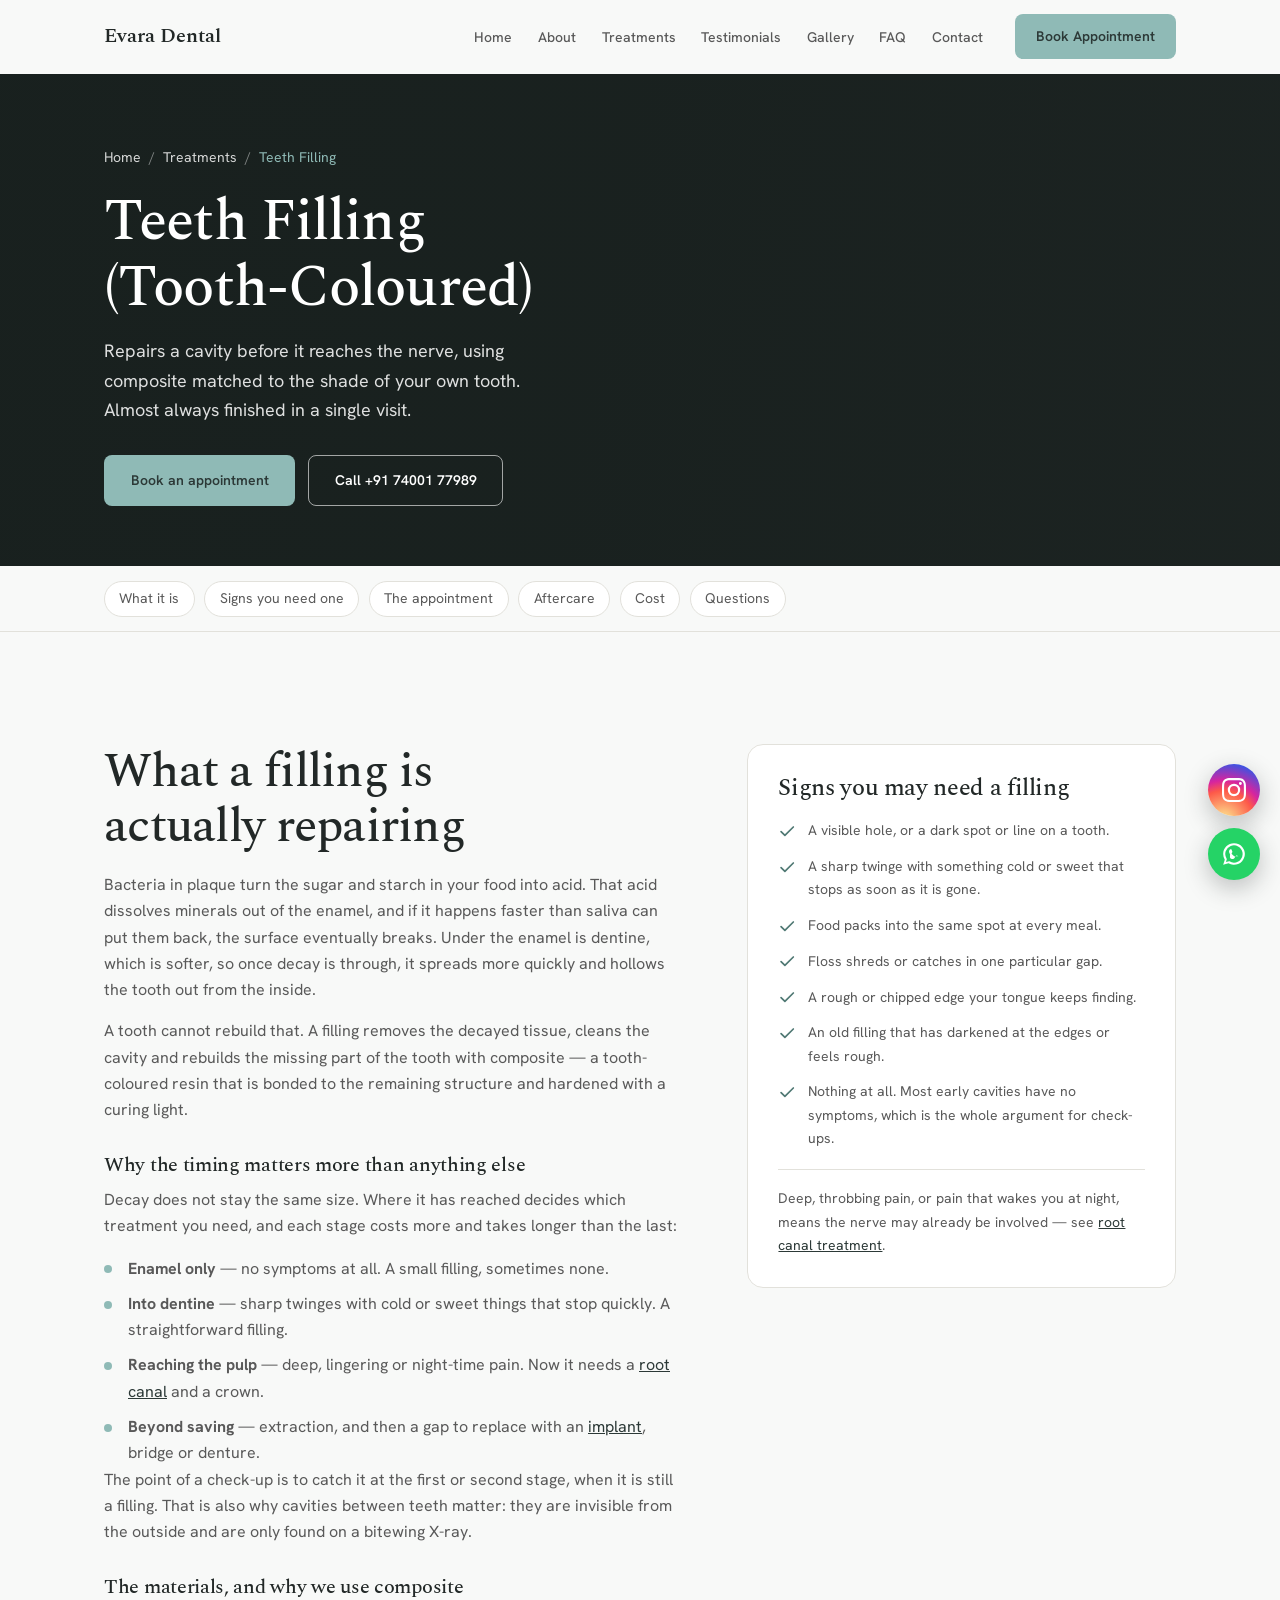
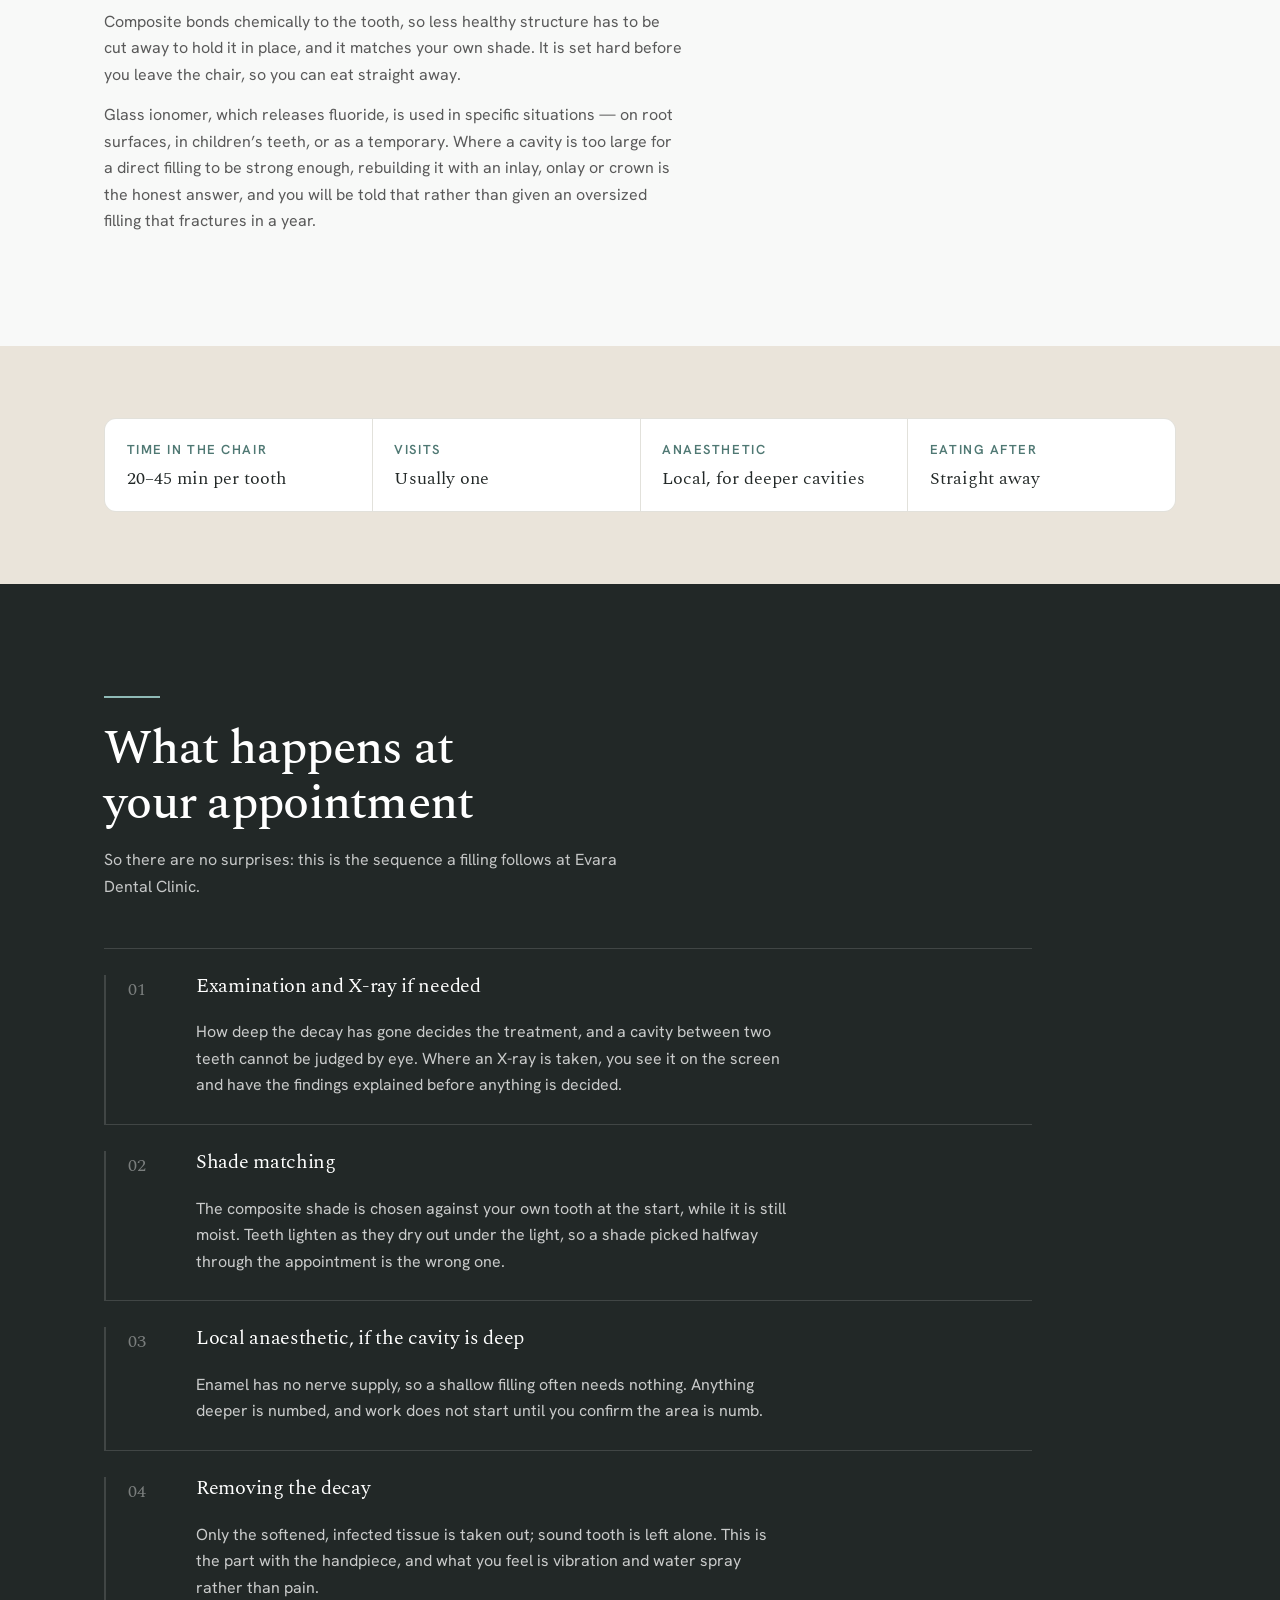
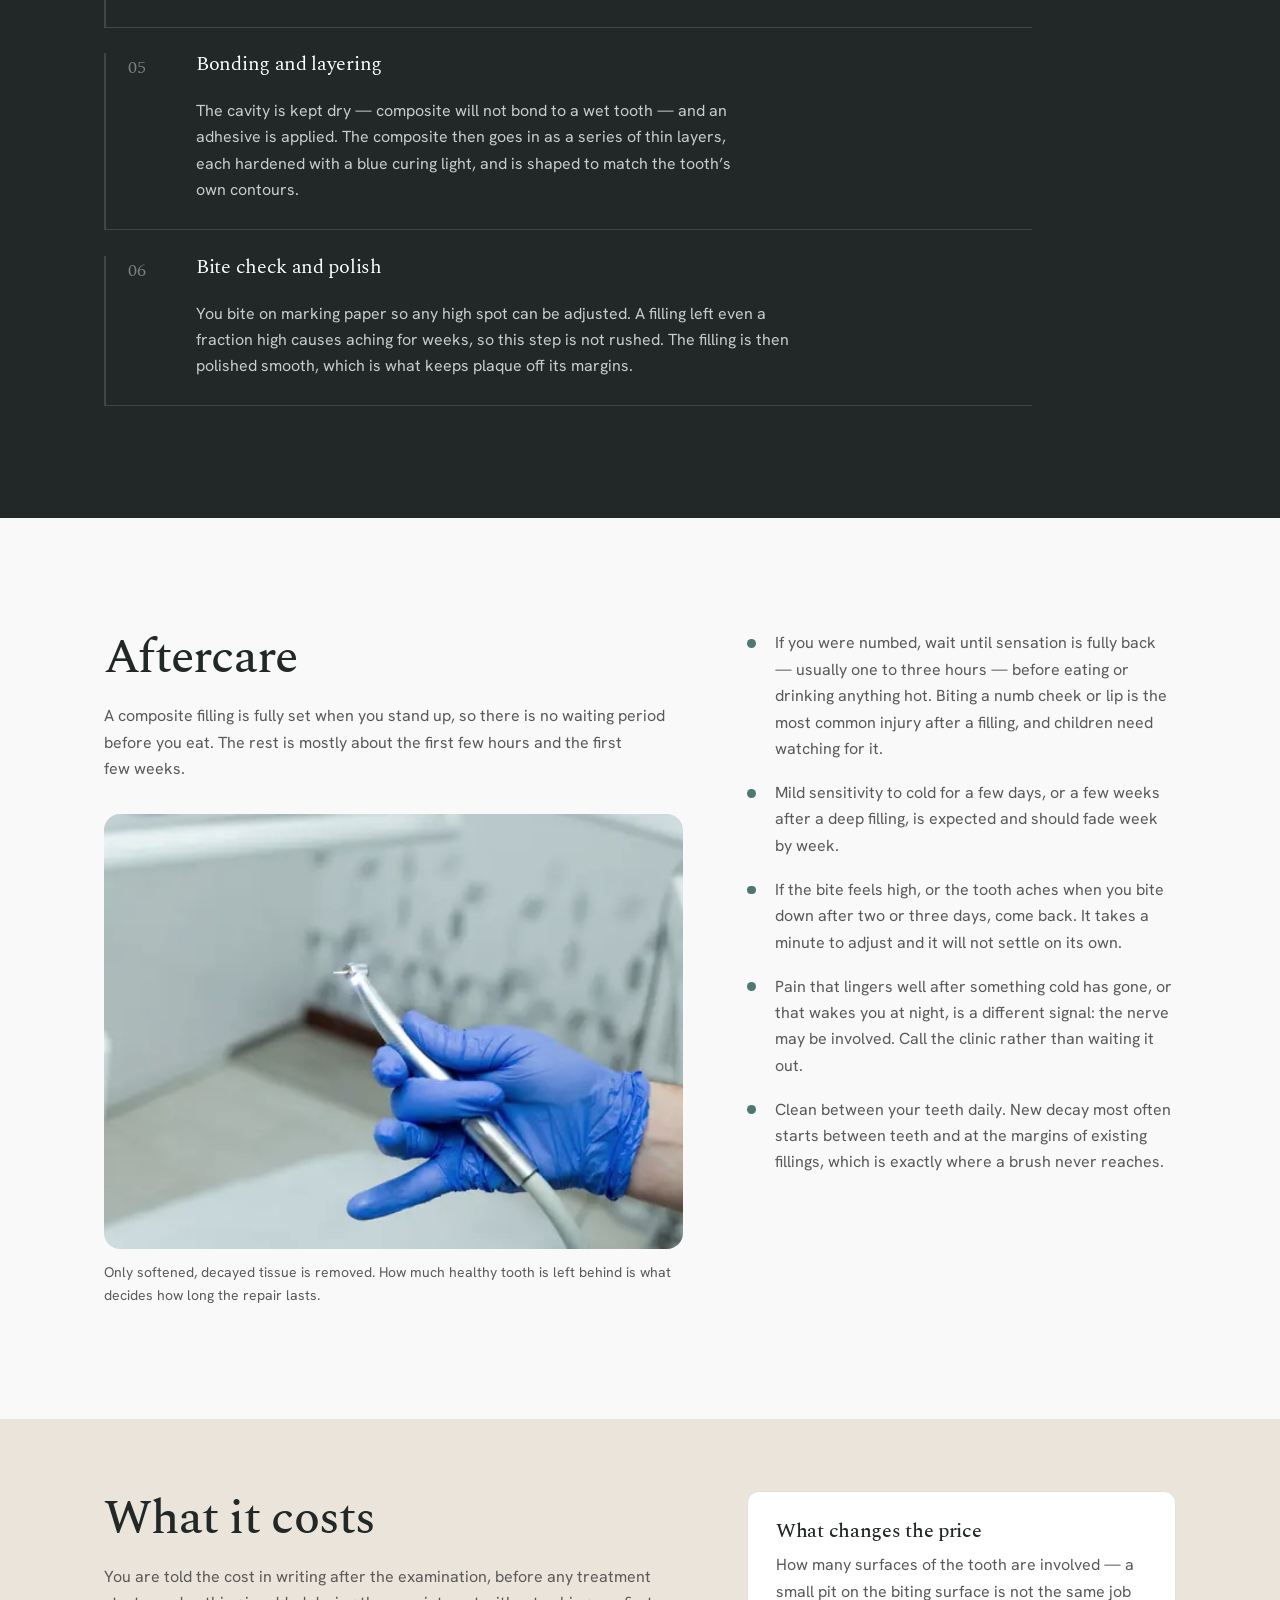
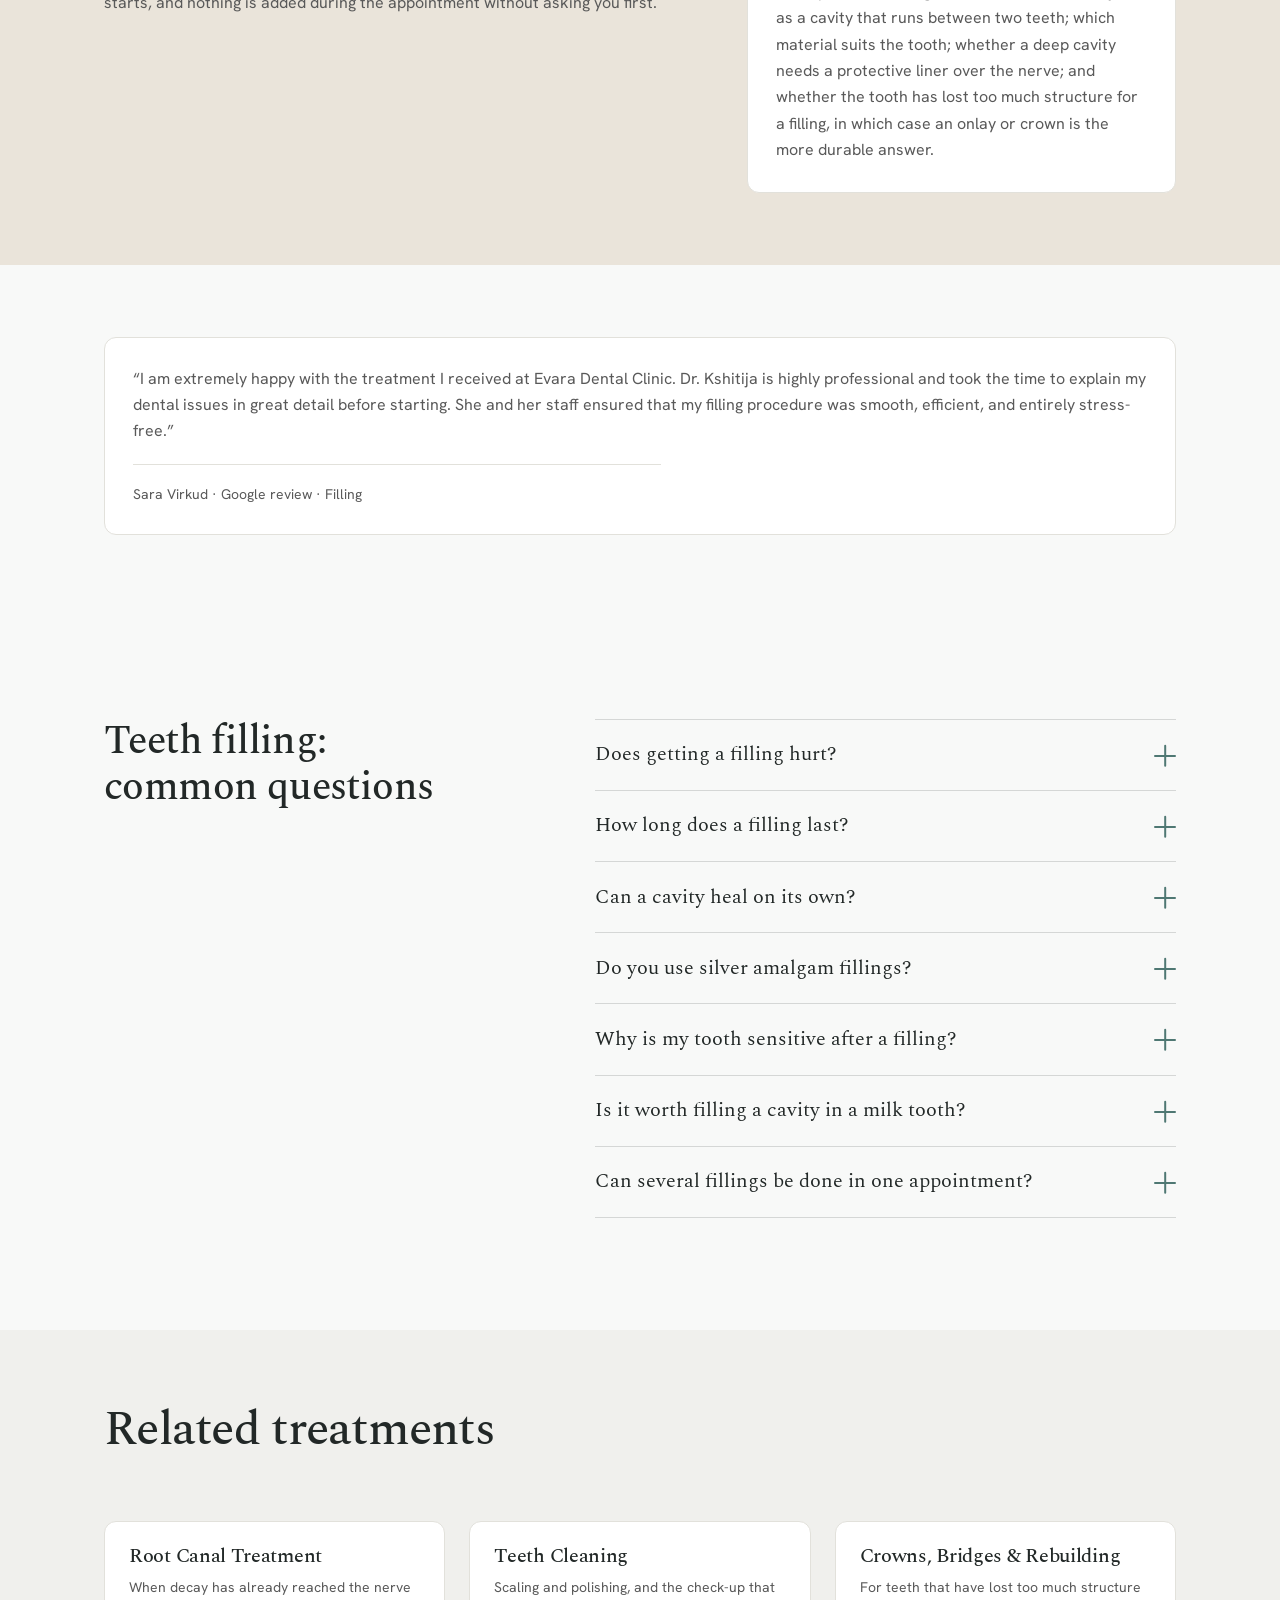
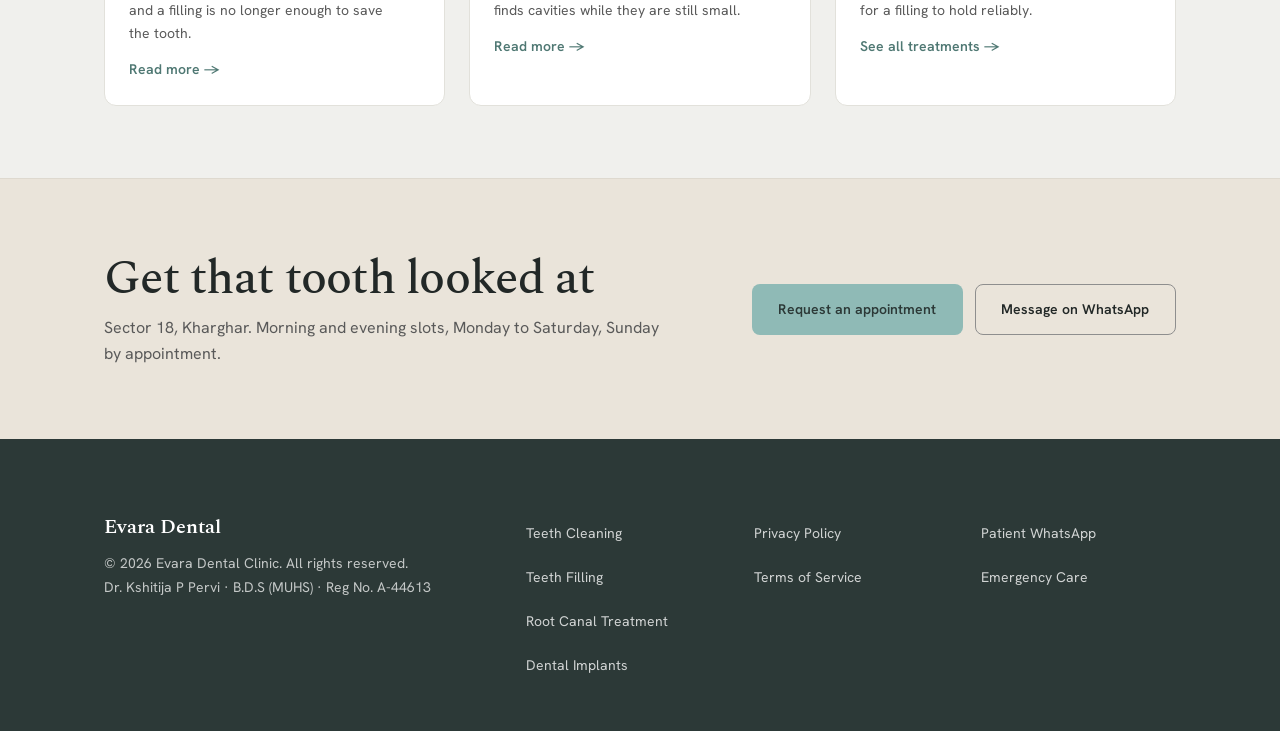
<file: services/teeth-filling/index.html>
<!DOCTYPE html>
<html lang="en">
<head>
  <meta charset="UTF-8">
  <meta name="viewport" content="width=device-width, initial-scale=1.0">
  <title>Teeth Filling in Kharghar &mdash; Tooth-Coloured Fillings | Evara Dental Clinic</title>
  <meta name="description" content="Tooth-coloured composite fillings at Evara Dental Clinic, Sector 18 Kharghar. What a filling involves, how long it lasts, sensitivity afterwards and when a cavity needs more than a filling.">
  <meta name="google-site-verification" content="LVoANlV-i116eSWeXm57ypzHYZ6U4d6oAozTyZI0ArM" />
  <meta name="robots" content="index, follow, max-image-preview:large, max-snippet:-1">
  <link rel="canonical" href="https://www.evaradental.in/services/teeth-filling/">
  <meta property="og:url" content="https://www.evaradental.in/services/teeth-filling/">
  <meta property="og:locale" content="en_IN">
  <meta property="og:type" content="article">
  <meta property="og:site_name" content="Evara Dental Clinic">
  <meta property="og:title" content="Teeth Filling (Tooth-Coloured Fillings) in Kharghar | Evara Dental Clinic">
  <meta property="og:description" content="What a cavity actually is, what happens when it is filled, and why treating it early is the cheapest it will ever be.">
  <meta property="og:image" content="https://www.evaradental.in/images/services/hero-teeth-filling-1600.webp">
  <meta name="twitter:image" content="https://www.evaradental.in/images/services/hero-teeth-filling-1600.webp">
  <meta name="twitter:card" content="summary_large_image">
  <meta name="twitter:title" content="Teeth Filling (Tooth-Coloured Fillings) in Kharghar | Evara Dental Clinic">
  <meta name="twitter:description" content="What a cavity actually is, what happens when it is filled, and why treating it early is the cheapest it will ever be.">
  <link rel="preconnect" href="https://fonts.googleapis.com">
  <link rel="preconnect" href="https://fonts.gstatic.com" crossorigin>
  <link href="https://fonts.googleapis.com/css2?family=Spectral:ital,wght@0,400;0,500;0,600;1,400&family=Hanken+Grotesk:wght@400;500;600&display=swap" rel="stylesheet">
  <link rel="stylesheet" href="../../styles.css">
  <link rel="icon" type="image/svg+xml" href='data:image/svg+xml,<svg xmlns="http://www.w3.org/2000/svg" viewBox="0 0 32 32"><path d="M16 3C11 3 7 6.5 7 11.5c0 3.5 1.5 5.5 2.2 8.2.7 2.7 1 8.3 3.3 8.3 2 0 1.4-4.5 3.5-4.5s1.5 4.5 3.5 4.5c2.3 0 2.6-5.6 3.3-8.3.7-2.7 2.2-4.7 2.2-8.2C25 6.5 21 3 16 3z" fill="none" stroke="%232C3937" stroke-width="2"/></svg>'>

  <script type="application/ld+json">
  {
    "@context": "https://schema.org",
    "@graph": [
      {
        "@type": "MedicalWebPage",
        "url": "https://www.evaradental.in/services/teeth-filling/",
        "isPartOf": { "@id": "https://www.evaradental.in/#clinic" },
        "name": "Teeth Filling (Tooth-Coloured Fillings) in Kharghar",
        "description": "Composite fillings at Evara Dental Clinic, Sector 18 Kharghar: what a cavity is, what happens during a filling appointment, aftercare, and when a tooth needs more than a filling.",
        "inLanguage": "en",
        "about": {
          "@type": "MedicalProcedure",
          "name": "Dental filling (composite restoration)",
          "alternateName": ["Teeth filling", "Tooth-coloured filling", "Dental restoration"],
          "procedureType": "https://schema.org/NoninvasiveProcedure",
          "bodyLocation": "Tooth",
          "howPerformed": "Decayed tooth tissue is removed, the cavity is cleaned and kept dry, an adhesive is applied, and tooth-coloured composite resin is placed in layers and set with a curing light before the bite is checked and the filling polished.",
          "preparation": "No preparation is needed. Local anaesthetic is used for deeper cavities."
        }
      },
      {
        "@type": "BreadcrumbList",
        "itemListElement": [
          { "@type": "ListItem", "position": 1, "name": "Home", "item": "https://www.evaradental.in/" },
          { "@type": "ListItem", "position": 2, "name": "Treatments", "item": "https://www.evaradental.in/services/" },
          { "@type": "ListItem", "position": 3, "name": "Teeth Filling" }
        ]
      },
      {
        "@type": "FAQPage",
        "mainEntity": [
          {
            "@type": "Question",
            "name": "Does getting a filling hurt?",
            "acceptedAnswer": { "@type": "Answer", "text": "A shallow cavity in enamel often needs no anaesthetic at all, because enamel has no nerve supply. Anything deeper is numbed first, and the procedure does not begin until you confirm the area is numb. What you feel then is vibration, water and pressure." }
          },
          {
            "@type": "Question",
            "name": "How long does a composite filling last?",
            "acceptedAnswer": { "@type": "Answer", "text": "Many years, and often much longer, but no filling is permanent. Lifespan depends on how large it is, which tooth it is in, whether you grind your teeth, and how well the margins are kept clean. Fillings are checked at every routine visit and replaced when the margin starts to leak rather than after a fixed number of years." }
          },
          {
            "@type": "Question",
            "name": "Can a cavity heal without a filling?",
            "acceptedAnswer": { "@type": "Answer", "text": "Only at the very earliest stage. A white-spot lesion, where enamel has lost minerals but the surface is still intact, can remineralise with fluoride and better cleaning. Once the surface has broken and a hole has formed, the tooth cannot rebuild it and the decay will keep spreading." }
          },
          {
            "@type": "Question",
            "name": "Do you use silver amalgam fillings?",
            "acceptedAnswer": { "@type": "Answer", "text": "We place tooth-coloured composite. It bonds to the tooth, so less healthy tooth structure has to be removed to hold it in place, and it matches your own shade. If you already have sound amalgam fillings there is no need to replace them just because they are silver; they are replaced when they fail, fracture or start to leak." }
          },
          {
            "@type": "Question",
            "name": "Why is my tooth sensitive after a filling?",
            "acceptedAnswer": { "@type": "Answer", "text": "Mild sensitivity to cold for a few days to a few weeks is common after a deep filling, because the nerve inside the tooth has been irritated by the decay and the treatment. It should be fading week by week. Pain that lingers after the cold is gone, or that wakes you at night, is different and should be looked at." }
          },
          {
            "@type": "Question",
            "name": "Is it worth filling a cavity in a milk tooth?",
            "acceptedAnswer": { "@type": "Answer", "text": "Usually yes. Milk teeth hold the space for the adult teeth coming behind them, and an untreated cavity can become an infection that affects the permanent tooth developing underneath. Losing a milk tooth early can also crowd the adult teeth." }
          }
        ]
      }
    ]
  }
  </script>
</head>
<body>

  <a class="skip-link" href="#main">Skip to content</a>


  <!-- ======================= NAVIGATION ======================= -->
  <header class="site-header" id="siteHeader">
    <nav class="nav" aria-label="Main">
      <a href="../../" class="brand">Evara Dental</a>

      <button class="nav-toggle" id="navToggle" aria-expanded="false" aria-controls="navMenu">
        <span class="nav-toggle-bar"></span>
        <span class="nav-toggle-bar"></span>
        <span class="sr-only">Open menu</span>
      </button>

      <div class="nav-menu" id="navMenu">
        <ul class="nav-links">
          <li><a href="../../">Home</a></li>
          <li><a href="../../#about">About</a></li>
          <li><a href="../" class="active">Treatments</a></li>
          <li><a href="../../#testimonials">Testimonials</a></li>
          <li><a href="../../#gallery">Gallery</a></li>
          <li><a href="../../#faq">FAQ</a></li>
          <li><a href="../../#contact">Contact</a></li>
        </ul>
        <a href="../../#contact" class="btn btn-primary nav-cta">Book Appointment</a>
      </div>
    </nav>
  </header>

  <main id="main">

    <!-- ======================= HERO ======================= -->
    <section class="page-hero">
      <picture>
        <source type="image/webp" media="(max-width: 900px)" srcset="../../images/services/hero-teeth-filling-900.webp">
        <img class="page-hero-img" src="../../images/services/hero-teeth-filling-1600.webp" alt="A dentist setting a tooth-coloured filling with a blue curing light" width="1600" height="700" fetchpriority="high" decoding="async">
      </picture>
      <div class="container">
        <div class="page-hero-copy">
          <nav class="breadcrumb" aria-label="Breadcrumb">
            <ol>
              <li><a href="../../">Home</a></li>
              <li><a href="../">Treatments</a></li>
              <li><span aria-current="page">Teeth Filling</span></li>
            </ol>
          </nav>
          <span class="pill">Treatment</span>
          <h1>Teeth Filling<br>(Tooth-Coloured)</h1>
          <p class="page-hero-lead">Repairs a cavity before it reaches the nerve, using composite matched to the shade of your own tooth. Almost always finished in a single visit.</p>
          <div class="hero-actions">
            <a href="../../#contact" class="btn btn-primary">Book an appointment</a>
            <a href="tel:+917400177989" class="btn btn-outline btn-outline--light">Call +91 74001 77989</a>
          </div>
        </div>
      </div>
    </section>

    <nav class="jump-nav" aria-label="On this page">
      <div class="container">
        <ul>
          <li><a href="#svc-overview">What it is</a></li>
          <li><a href="#svc-signs">Signs you need one</a></li>
          <li><a href="#svc-steps">The appointment</a></li>
          <li><a href="#svc-aftercare">Aftercare</a></li>
          <li><a href="#svc-cost">Cost</a></li>
          <li><a href="#svc-faq">Questions</a></li>
        </ul>
      </div>
    </nav>

    <!-- ======================= OVERVIEW ======================= -->
    <section class="svc-section" id="svc-overview">
      <div class="container svc-split">
        <div class="svc-prose">
          <h2>What a filling is actually repairing</h2>
          <p>Bacteria in plaque turn the sugar and starch in your food into acid. That acid dissolves minerals out of the enamel, and if it happens faster than saliva can put them back, the surface eventually breaks. Under the enamel is dentine, which is softer, so once decay is through, it spreads more quickly and hollows the tooth out from the inside.</p>
          <p>A tooth cannot rebuild that. A filling removes the decayed tissue, cleans the cavity and rebuilds the missing part of the tooth with composite &mdash; a tooth-coloured resin that is bonded to the remaining structure and hardened with a curing light.</p>

          <h3>Why the timing matters more than anything else</h3>
          <p>Decay does not stay the same size. Where it has reached decides which treatment you need, and each stage costs more and takes longer than the last:</p>
          <ul>
            <li><strong>Enamel only</strong> &mdash; no symptoms at all. A small filling, sometimes none.</li>
            <li><strong>Into dentine</strong> &mdash; sharp twinges with cold or sweet things that stop quickly. A straightforward filling.</li>
            <li><strong>Reaching the pulp</strong> &mdash; deep, lingering or night-time pain. Now it needs a <a href="../root-canal-treatment/">root canal</a> and a crown.</li>
            <li><strong>Beyond saving</strong> &mdash; extraction, and then a gap to replace with an <a href="../dental-implants/">implant</a>, bridge or denture.</li>
          </ul>
          <p>The point of a check-up is to catch it at the first or second stage, when it is still a filling. That is also why cavities between teeth matter: they are invisible from the outside and are only found on a bitewing X-ray.</p>

          <h3>The materials, and why we use composite</h3>
          <p>Composite bonds chemically to the tooth, so less healthy structure has to be cut away to hold it in place, and it matches your own shade. It is set hard before you leave the chair, so you can eat straight away.</p>
          <p>Glass ionomer, which releases fluoride, is used in specific situations &mdash; on root surfaces, in children&rsquo;s teeth, or as a temporary. Where a cavity is too large for a direct filling to be strong enough, rebuilding it with an inlay, onlay or crown is the honest answer, and you will be told that rather than given an oversized filling that fractures in a year.</p>
        </div>

        <aside class="check-card" id="svc-signs" aria-labelledby="signsTitle">
          <h2 id="signsTitle">Signs you may need a filling</h2>
          <ul class="check-list">
            <li><svg viewBox="0 0 24 24" aria-hidden="true"><path fill="none" stroke="currentColor" stroke-width="2.2" stroke-linecap="round" stroke-linejoin="round" d="M4 12.5l5 5L20 6.5"/></svg><span>A visible hole, or a dark spot or line on a tooth.</span></li>
            <li><svg viewBox="0 0 24 24" aria-hidden="true"><path fill="none" stroke="currentColor" stroke-width="2.2" stroke-linecap="round" stroke-linejoin="round" d="M4 12.5l5 5L20 6.5"/></svg><span>A sharp twinge with something cold or sweet that stops as soon as it is gone.</span></li>
            <li><svg viewBox="0 0 24 24" aria-hidden="true"><path fill="none" stroke="currentColor" stroke-width="2.2" stroke-linecap="round" stroke-linejoin="round" d="M4 12.5l5 5L20 6.5"/></svg><span>Food packs into the same spot at every meal.</span></li>
            <li><svg viewBox="0 0 24 24" aria-hidden="true"><path fill="none" stroke="currentColor" stroke-width="2.2" stroke-linecap="round" stroke-linejoin="round" d="M4 12.5l5 5L20 6.5"/></svg><span>Floss shreds or catches in one particular gap.</span></li>
            <li><svg viewBox="0 0 24 24" aria-hidden="true"><path fill="none" stroke="currentColor" stroke-width="2.2" stroke-linecap="round" stroke-linejoin="round" d="M4 12.5l5 5L20 6.5"/></svg><span>A rough or chipped edge your tongue keeps finding.</span></li>
            <li><svg viewBox="0 0 24 24" aria-hidden="true"><path fill="none" stroke="currentColor" stroke-width="2.2" stroke-linecap="round" stroke-linejoin="round" d="M4 12.5l5 5L20 6.5"/></svg><span>An old filling that has darkened at the edges or feels rough.</span></li>
            <li><svg viewBox="0 0 24 24" aria-hidden="true"><path fill="none" stroke="currentColor" stroke-width="2.2" stroke-linecap="round" stroke-linejoin="round" d="M4 12.5l5 5L20 6.5"/></svg><span>Nothing at all. Most early cavities have no symptoms, which is the whole argument for check-ups.</span></li>
          </ul>
          <p class="check-note">Deep, throbbing pain, or pain that wakes you at night, means the nerve may already be involved &mdash; see <a href="../root-canal-treatment/">root canal treatment</a>.</p>
        </aside>
      </div>
    </section>

    <!-- ======================= QUICK FACTS ======================= -->
    <section class="svc-section svc-section--tight band-beige">
      <div class="container">
        <dl class="facts">
          <div>
            <dt>Time in the chair</dt>
            <dd>20&ndash;45 min per tooth</dd>
          </div>
          <div>
            <dt>Visits</dt>
            <dd>Usually one</dd>
          </div>
          <div>
            <dt>Anaesthetic</dt>
            <dd>Local, for deeper cavities</dd>
          </div>
          <div>
            <dt>Eating after</dt>
            <dd>Straight away</dd>
          </div>
        </dl>
      </div>
    </section>

    <!-- ======================= PROCESS ======================= -->
    <section class="steps-band" id="svc-steps" aria-labelledby="stepsTitle">
      <div class="container">
        <span class="steps-rule" aria-hidden="true"></span>
        <h2 id="stepsTitle">What happens at<br>your appointment</h2>
        <p class="steps-intro">So there are no surprises: this is the sequence a filling follows at Evara Dental Clinic.</p>

        <ol class="steps" data-rail>
          <li>
            <span class="step-no" aria-hidden="true">01</span>
            <h3>Examination and X-ray if needed</h3>
            <p>How deep the decay has gone decides the treatment, and a cavity between two teeth cannot be judged by eye. Where an X-ray is taken, you see it on the screen and have the findings explained before anything is decided.</p>
          </li>
          <li>
            <span class="step-no" aria-hidden="true">02</span>
            <h3>Shade matching</h3>
            <p>The composite shade is chosen against your own tooth at the start, while it is still moist. Teeth lighten as they dry out under the light, so a shade picked halfway through the appointment is the wrong one.</p>
          </li>
          <li>
            <span class="step-no" aria-hidden="true">03</span>
            <h3>Local anaesthetic, if the cavity is deep</h3>
            <p>Enamel has no nerve supply, so a shallow filling often needs nothing. Anything deeper is numbed, and work does not start until you confirm the area is numb.</p>
          </li>
          <li>
            <span class="step-no" aria-hidden="true">04</span>
            <h3>Removing the decay</h3>
            <p>Only the softened, infected tissue is taken out; sound tooth is left alone. This is the part with the handpiece, and what you feel is vibration and water spray rather than pain.</p>
          </li>
          <li>
            <span class="step-no" aria-hidden="true">05</span>
            <h3>Bonding and layering</h3>
            <p>The cavity is kept dry &mdash; composite will not bond to a wet tooth &mdash; and an adhesive is applied. The composite then goes in as a series of thin layers, each hardened with a blue curing light, and is shaped to match the tooth&rsquo;s own contours.</p>
          </li>
          <li>
            <span class="step-no" aria-hidden="true">06</span>
            <h3>Bite check and polish</h3>
            <p>You bite on marking paper so any high spot can be adjusted. A filling left even a fraction high causes aching for weeks, so this step is not rushed. The filling is then polished smooth, which is what keeps plaque off its margins.</p>
          </li>
        </ol>
      </div>
    </section>

    <!-- ======================= AFTERCARE ======================= -->
    <section class="svc-section" id="svc-aftercare">
      <div class="container svc-split">
        <div class="svc-prose">
          <h2>Aftercare</h2>
          <p>A composite filling is fully set when you stand up, so there is no waiting period before you eat. The rest is mostly about the first few hours and the first few weeks.</p>
          <figure class="svc-figure" style="margin-top:2rem">
            <picture>
              <source type="image/webp" media="(max-width: 700px)" srcset="../../images/services/detail-teeth-filling-500.webp">
              <img src="../../images/services/detail-teeth-filling-900.webp" alt="A dental handpiece held in a gloved hand in a treatment room" width="900" height="675" loading="lazy" decoding="async">
            </picture>
            <figcaption>Only softened, decayed tissue is removed. How much healthy tooth is left behind is what decides how long the repair lasts.</figcaption>
          </figure>
        </div>
        <div>
          <ul class="dot-list">
            <li>If you were numbed, wait until sensation is fully back &mdash; usually one to three hours &mdash; before eating or drinking anything hot. Biting a numb cheek or lip is the most common injury after a filling, and children need watching for it.</li>
            <li>Mild sensitivity to cold for a few days, or a few weeks after a deep filling, is expected and should fade week by week.</li>
            <li>If the bite feels high, or the tooth aches when you bite down after two or three days, come back. It takes a minute to adjust and it will not settle on its own.</li>
            <li>Pain that lingers well after something cold has gone, or that wakes you at night, is a different signal: the nerve may be involved. Call the clinic rather than waiting it out.</li>
            <li>Clean between your teeth daily. New decay most often starts between teeth and at the margins of existing fillings, which is exactly where a brush never reaches.</li>
          </ul>
        </div>
      </div>
    </section>

    <!-- ======================= COST ======================= -->
    <section class="svc-section svc-section--tight band-beige" id="svc-cost">
      <div class="container svc-split">
        <div class="svc-prose">
          <h2>What it costs</h2>
          <p>You are told the cost in writing after the examination, before any treatment starts, and nothing is added during the appointment without asking you first.</p>
        </div>
        <div class="note-card">
          <h3>What changes the price</h3>
          <p>How many surfaces of the tooth are involved &mdash; a small pit on the biting surface is not the same job as a cavity that runs between two teeth; which material suits the tooth; whether a deep cavity needs a protective liner over the nerve; and whether the tooth has lost too much structure for a filling, in which case an onlay or crown is the more durable answer.</p>
        </div>
      </div>
    </section>

    <!-- ======================= PATIENT VOICE ======================= -->
    <section class="svc-section svc-section--tight">
      <div class="container">
        <div class="note-card">
          <blockquote>&ldquo;I am extremely happy with the treatment I received at Evara Dental Clinic. Dr. Kshitija is highly professional and took the time to explain my dental issues in great detail before starting. She and her staff ensured that my filling procedure was smooth, efficient, and entirely stress-free.&rdquo;</blockquote>
          <p class="check-note">Sara Virkud &middot; Google review &middot; Filling</p>
        </div>
      </div>
    </section>

    <!-- ======================= FAQ ======================= -->
    <section class="faq" id="svc-faq" aria-labelledby="faqTitle">
      <div class="container faq-layout">
        <div class="section-head">
          <h2 id="faqTitle">Teeth filling: common questions</h2>
        </div>
        <div class="faq-list">

          <details class="faq-item">
            <summary>
              Does getting a filling hurt?
              <span class="faq-mark" aria-hidden="true"></span>
            </summary>
            <div class="faq-answer"><div>
              <p>A shallow cavity in enamel often needs no anaesthetic at all, because enamel has no nerve supply. Anything deeper is numbed first, and the procedure does not begin until you confirm the area is numb. What you feel then is vibration, water and pressure.</p>
            </div></div>
          </details>

          <details class="faq-item">
            <summary>
              How long does a filling last?
              <span class="faq-mark" aria-hidden="true"></span>
            </summary>
            <div class="faq-answer"><div>
              <p>Many years, and often far longer, but no filling is permanent. It depends on how large it is, which tooth it is in, whether you grind your teeth at night, and how well the margins are kept clean. Fillings are checked at every routine visit and replaced when the margin starts to leak &mdash; not on a schedule.</p>
            </div></div>
          </details>

          <details class="faq-item">
            <summary>
              Can a cavity heal on its own?
              <span class="faq-mark" aria-hidden="true"></span>
            </summary>
            <div class="faq-answer"><div>
              <p>Only at the very earliest stage. A white-spot lesion, where enamel has lost minerals but the surface is still intact, can remineralise with fluoride and better cleaning. Once the surface has broken and there is a hole, the tooth has no way to rebuild it and the decay keeps spreading.</p>
            </div></div>
          </details>

          <details class="faq-item">
            <summary>
              Do you use silver amalgam fillings?
              <span class="faq-mark" aria-hidden="true"></span>
            </summary>
            <div class="faq-answer"><div>
              <p>We place tooth-coloured composite. Because it bonds to the tooth, less healthy structure has to be cut away to hold it, and it matches your own shade. If you already have sound silver fillings, there is no reason to replace them just for being silver &mdash; they are replaced when they fracture, leak or have decay underneath.</p>
            </div></div>
          </details>

          <details class="faq-item">
            <summary>
              Why is my tooth sensitive after a filling?
              <span class="faq-mark" aria-hidden="true"></span>
            </summary>
            <div class="faq-answer"><div>
              <p>Deep decay irritates the nerve inside the tooth, and so does the treatment that removes it. Mild cold sensitivity for a few days to a few weeks is normal and should be fading. Pain that lingers after the cold is gone, or that wakes you at night, is a different thing and should be checked.</p>
            </div></div>
          </details>

          <details class="faq-item">
            <summary>
              Is it worth filling a cavity in a milk tooth?
              <span class="faq-mark" aria-hidden="true"></span>
            </summary>
            <div class="faq-answer"><div>
              <p>Usually, yes. Milk teeth hold the space for the adult teeth coming behind them, and an untreated cavity can turn into an infection that affects the permanent tooth developing underneath. Losing a milk tooth years early also crowds the adult teeth that follow.</p>
            </div></div>
          </details>

          <details class="faq-item">
            <summary>
              Can several fillings be done in one appointment?
              <span class="faq-mark" aria-hidden="true"></span>
            </summary>
            <div class="faq-answer"><div>
              <p>Often yes, particularly when they are on the same side, since one injection covers the area. Whether it is sensible depends on how long you are comfortable sitting and how large the cavities are. You will be given the choice rather than booked in for the maximum.</p>
            </div></div>
          </details>

        </div>
      </div>
    </section>

    <!-- ======================= RELATED ======================= -->
    <section class="svc-section svc-section--tight band-alt" aria-labelledby="relatedTitle">
      <div class="container">
        <div class="section-head">
          <h2 id="relatedTitle">Related treatments</h2>
        </div>
        <div class="link-grid">
          <a class="link-card" href="../root-canal-treatment/">
            <h3>Root Canal Treatment</h3>
            <p>When decay has already reached the nerve and a filling is no longer enough to save the tooth.</p>
            <span class="link-more">Read more &rarr;</span>
          </a>
          <a class="link-card" href="../teeth-cleaning/">
            <h3>Teeth Cleaning</h3>
            <p>Scaling and polishing, and the check-up that finds cavities while they are still small.</p>
            <span class="link-more">Read more &rarr;</span>
          </a>
          <a class="link-card" href="../#more">
            <h3>Crowns, Bridges &amp; Rebuilding</h3>
            <p>For teeth that have lost too much structure for a filling to hold reliably.</p>
            <span class="link-more">See all treatments &rarr;</span>
          </a>
        </div>
      </div>
    </section>

    <!-- ======================= CTA ======================= -->
    <section class="cta-band">
      <div class="container cta-inner">
        <div>
          <h2>Get that tooth looked at</h2>
          <p>Sector 18, Kharghar. Morning and evening slots, Monday to Saturday, Sunday by appointment.</p>
        </div>
        <div class="cta-actions">
          <a href="../../#contact" class="btn btn-primary">Request an appointment</a>
          <a href="https://wa.me/917400177989?text=Hello%20Evara%20Dental%20Clinic%2C%20I%27d%20like%20to%20book%20an%20appointment%20for%20a%20filling." class="btn btn-outline" target="_blank" rel="noopener">Message on WhatsApp</a>
        </div>
      </div>
    </section>

  </main>

  <!-- ======================= FOOTER ======================= -->
  <footer class="site-footer">
    <div class="container footer-grid">
      <div>
        <p class="footer-brand">Evara Dental</p>
        <p class="footer-fine">&copy; <span id="year">2026</span> Evara Dental Clinic. All rights reserved.</p>
        <p class="footer-fine">Dr. Kshitija P Pervi &middot; B.D.S (MUHS) &middot; Reg No. A-44613</p>
      </div>
      <nav class="footer-col" aria-label="Treatments">
        <a href="../teeth-cleaning/">Teeth Cleaning</a>
        <a href="../teeth-filling/">Teeth Filling</a>
        <a href="../root-canal-treatment/">Root Canal Treatment</a>
        <a href="../dental-implants/">Dental Implants</a>
      </nav>
      <nav class="footer-col" aria-label="Legal">
        <a href="#">Privacy Policy</a>
        <a href="#">Terms of Service</a>
      </nav>
      <nav class="footer-col" aria-label="Patient links">
        <a href="https://wa.me/917400177989" target="_blank" rel="noopener">Patient WhatsApp</a>
        <a href="tel:+917400177989">Emergency Care</a>
      </nav>
    </div>
  </footer>

  <div class="fab-stack">
    <a href="https://www.instagram.com/evara_dental_clinic" class="fab fab-instagram" target="_blank" rel="noopener" aria-label="Follow Evara Dental Clinic on Instagram">
      <svg viewBox="0 0 24 24" width="24" height="24" aria-hidden="true"><path fill="currentColor" d="M12 2.2c3.2 0 3.6 0 4.9.1 1.2.1 1.8.2 2.2.4.6.2 1 .5 1.4.9.4.4.7.8.9 1.4.2.4.4 1 .4 2.2.1 1.3.1 1.7.1 4.9s0 3.6-.1 4.9c-.1 1.2-.2 1.8-.4 2.2-.2.6-.5 1-.9 1.4-.4.4-.8.7-1.4.9-.4.2-1 .4-2.2.4-1.3.1-1.7.1-4.9.1s-3.6 0-4.9-.1c-1.2-.1-1.8-.2-2.2-.4-.6-.2-1-.5-1.4-.9-.4-.4-.7-.8-.9-1.4-.2-.4-.4-1-.4-2.2-.1-1.3-.1-1.7-.1-4.9s0-3.6.1-4.9c.1-1.2.2-1.8.4-2.2.2-.6.5-1 .9-1.4.4-.4.8-.7 1.4-.9.4-.2 1-.4 2.2-.4 1.3-.1 1.7-.1 4.9-.1m0-2.2C8.7 0 8.3 0 7 .1 5.7.2 4.9.4 4.1.7c-.8.3-1.5.7-2.1 1.4C1.3 2.7.9 3.4.6 4.2.3 4.9.1 5.8.1 7 0 8.3 0 8.7 0 12s0 3.7.1 5c.1 1.2.3 2.1.6 2.8.3.8.7 1.5 1.4 2.1.6.6 1.3 1.1 2.1 1.4.7.3 1.6.5 2.8.6 1.3.1 1.7.1 5 .1s3.7 0 5-.1c1.2-.1 2.1-.3 2.8-.6.8-.3 1.5-.7 2.1-1.4.6-.6 1.1-1.3 1.4-2.1.3-.7.5-1.6.6-2.8.1-1.3.1-1.7.1-5s0-3.7-.1-5c-.1-1.2-.3-2.1-.6-2.8-.3-.8-.7-1.5-1.4-2.1C21.3 1.3 20.6.9 19.8.6 19.1.3 18.2.1 17 .1 15.7 0 15.3 0 12 0zm0 5.8a6.2 6.2 0 1 0 0 12.4 6.2 6.2 0 0 0 0-12.4zM12 16a4 4 0 1 1 0-8 4 4 0 0 1 0 8zm6.4-11.9a1.4 1.4 0 1 0 0 2.9 1.4 1.4 0 0 0 0-2.9z"/></svg>
    </a>
    <a href="https://wa.me/917400177989?text=Hello%20Evara%20Dental%20Clinic%2C%20I%27d%20like%20to%20book%20an%20appointment."
       class="fab fab-whatsapp" target="_blank" rel="noopener" aria-label="Chat with Evara Dental Clinic on WhatsApp">
      <svg viewBox="0 0 24 24" width="26" height="26" aria-hidden="true"><path fill="currentColor" d="M12 2A10 10 0 0 0 2 12a9.9 9.9 0 0 0 1.5 5.3L2 22l4.9-1.4A10 10 0 1 0 12 2m0 18a8 8 0 0 1-4.2-1.2l-.3-.2-2.9.8.8-2.8-.2-.3A8 8 0 1 1 12 20m4.4-5.9c-.2-.1-1.4-.7-1.6-.8s-.4-.1-.5.1-.6.8-.8.9-.3.2-.5 0a6.5 6.5 0 0 1-1.9-1.2 7.3 7.3 0 0 1-1.3-1.6c-.1-.2 0-.4.1-.5l.4-.4a1.8 1.8 0 0 0 .2-.4.4.4 0 0 0 0-.4c0-.1-.5-1.3-.7-1.8s-.4-.4-.5-.4h-.5a.9.9 0 0 0-.6.3 2.6 2.6 0 0 0-.8 1.9 4.5 4.5 0 0 0 1 2.4A10.4 10.4 0 0 0 8.5 16a13 13 0 0 0 1.3.5 3.1 3.1 0 0 0 1.4.1 2.3 2.3 0 0 0 1.5-1.1 1.9 1.9 0 0 0 .1-1.1c0-.1-.2-.2-.4-.3"/></svg>
    </a>
  </div>

  <script src="../../script.js"></script>
</body>
</html>
</file>
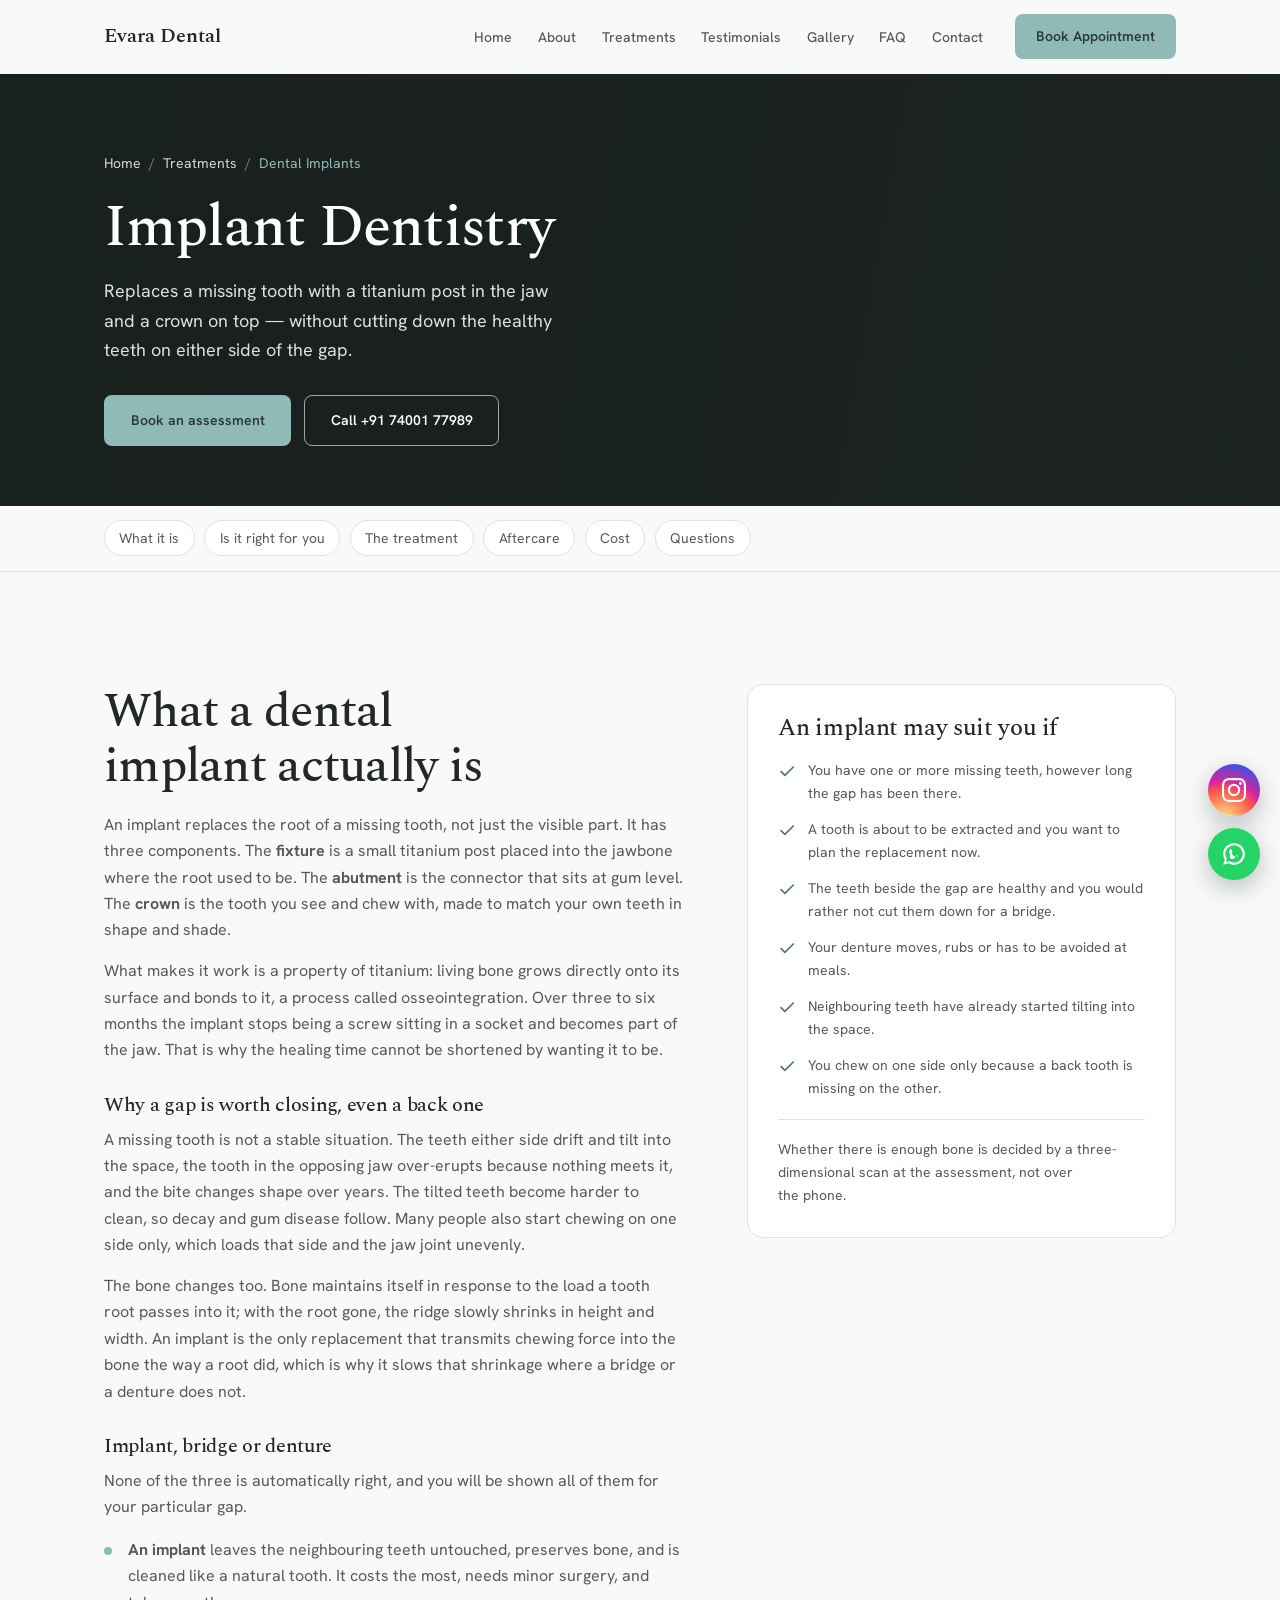
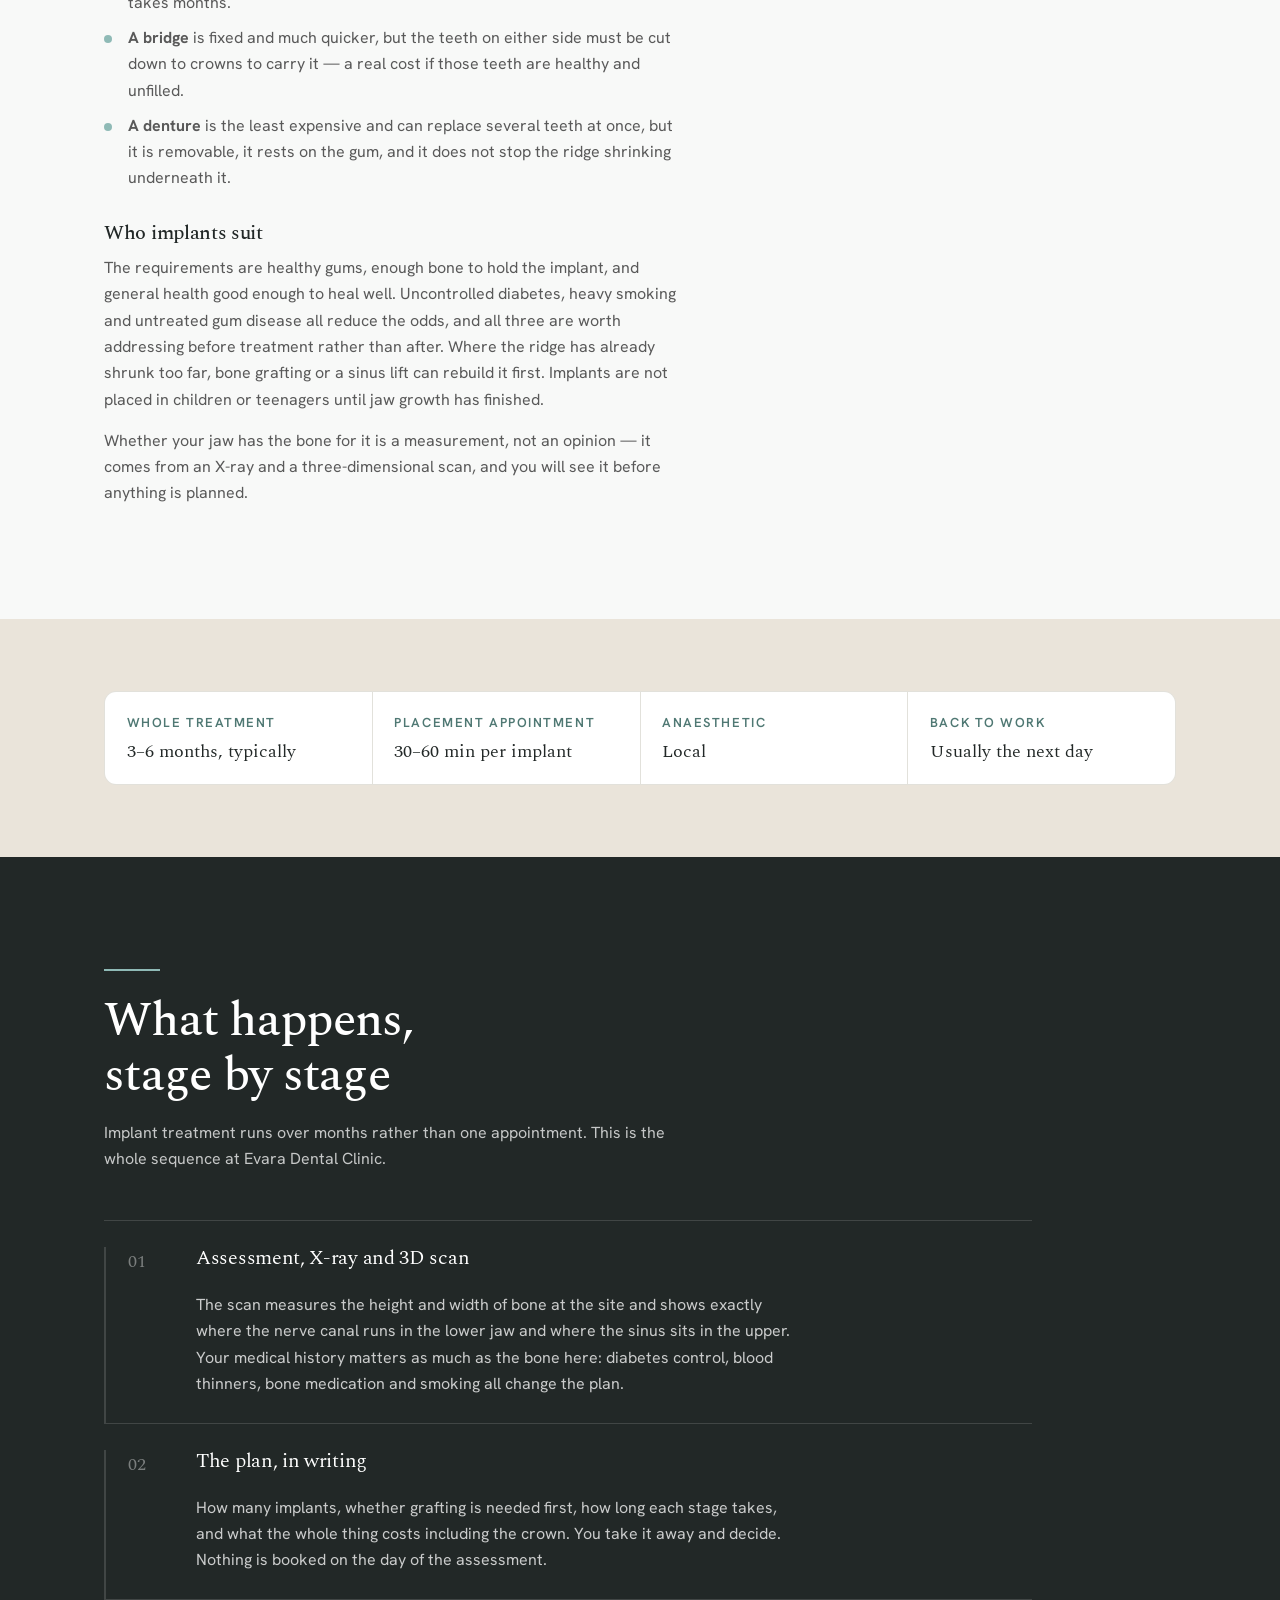
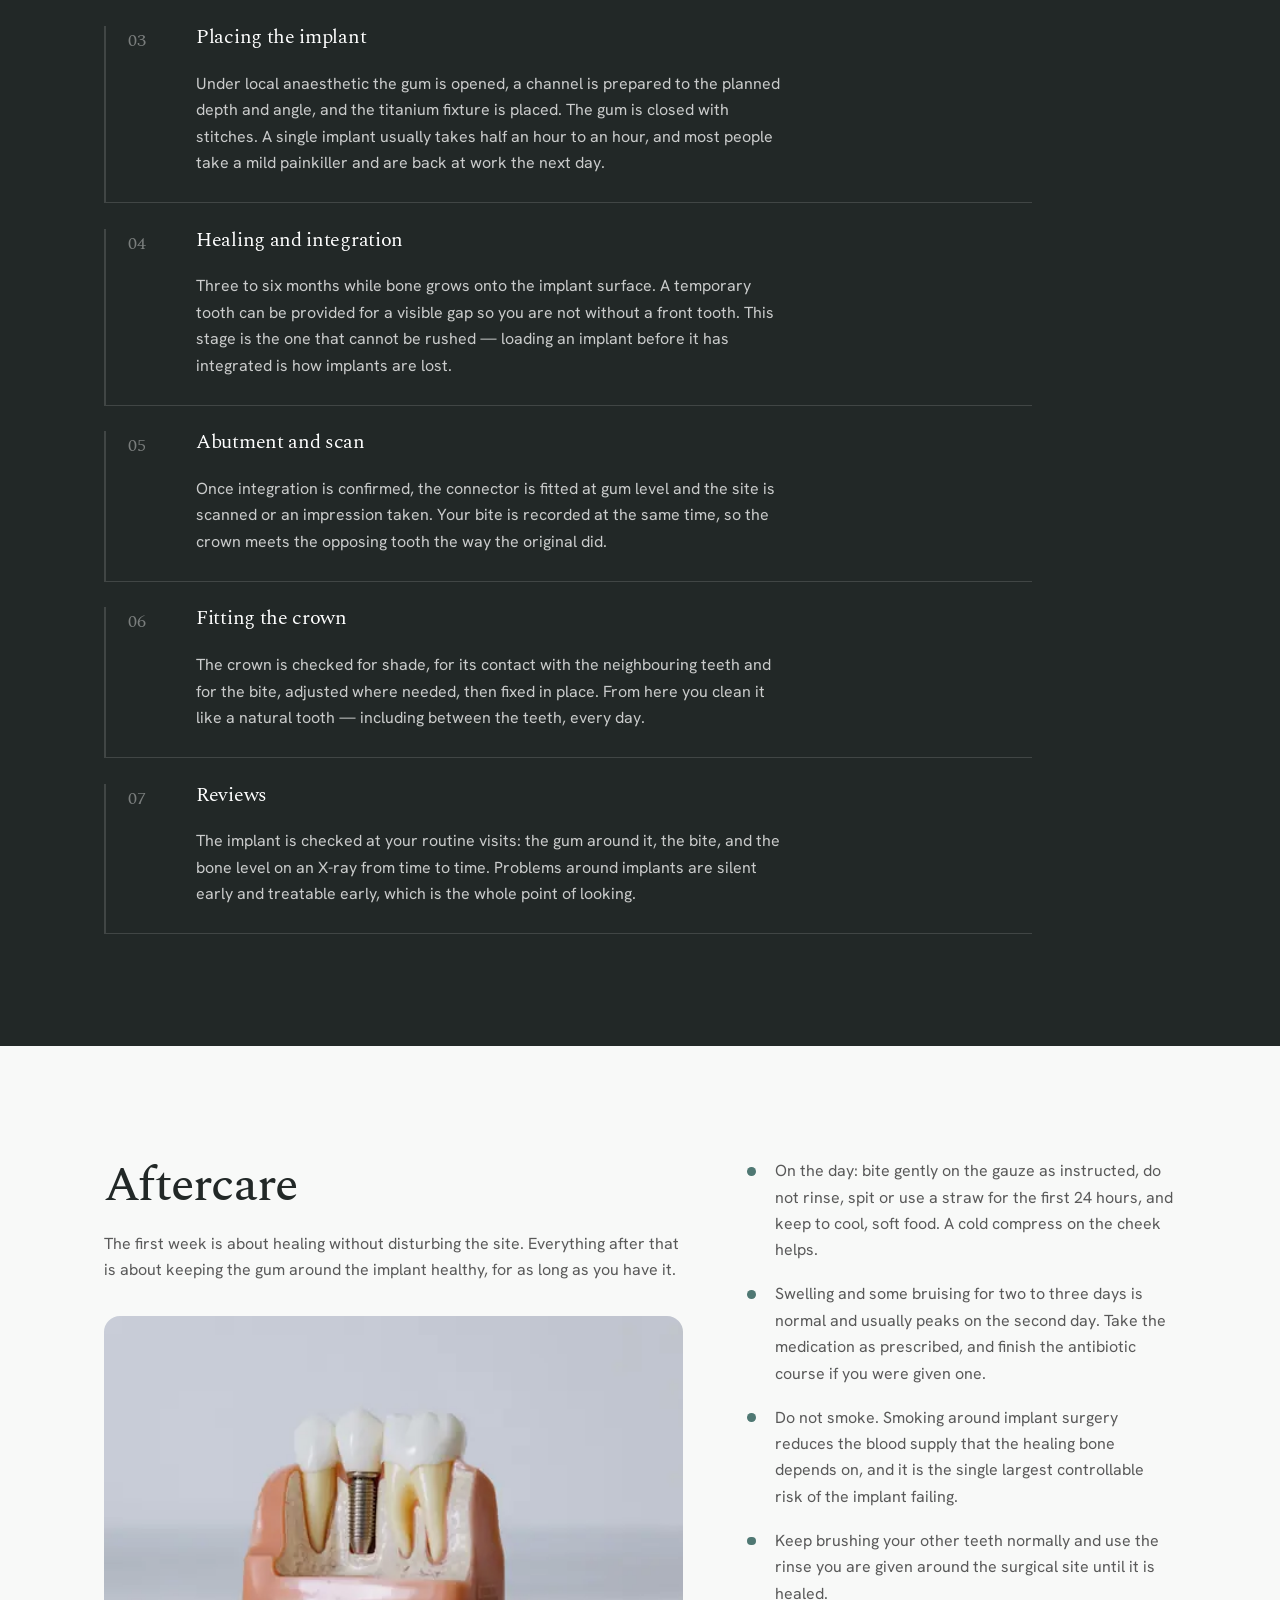
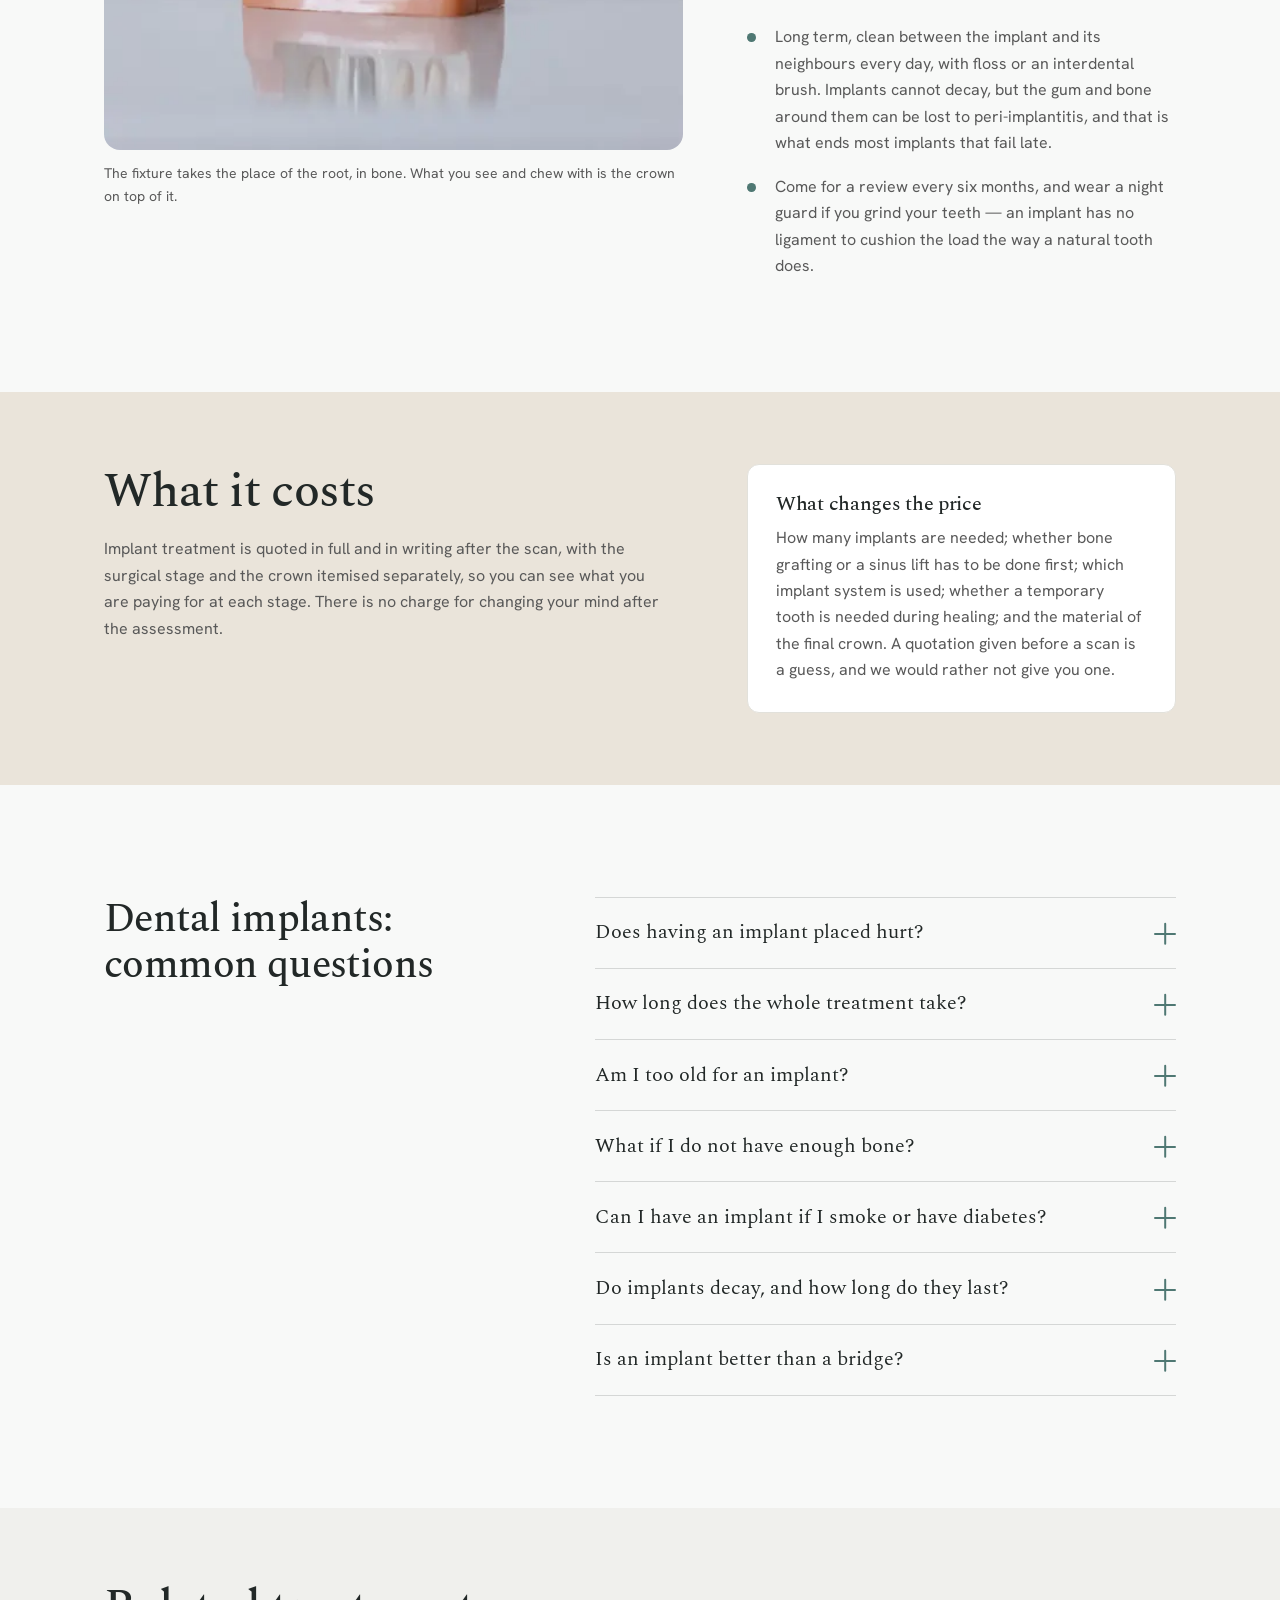
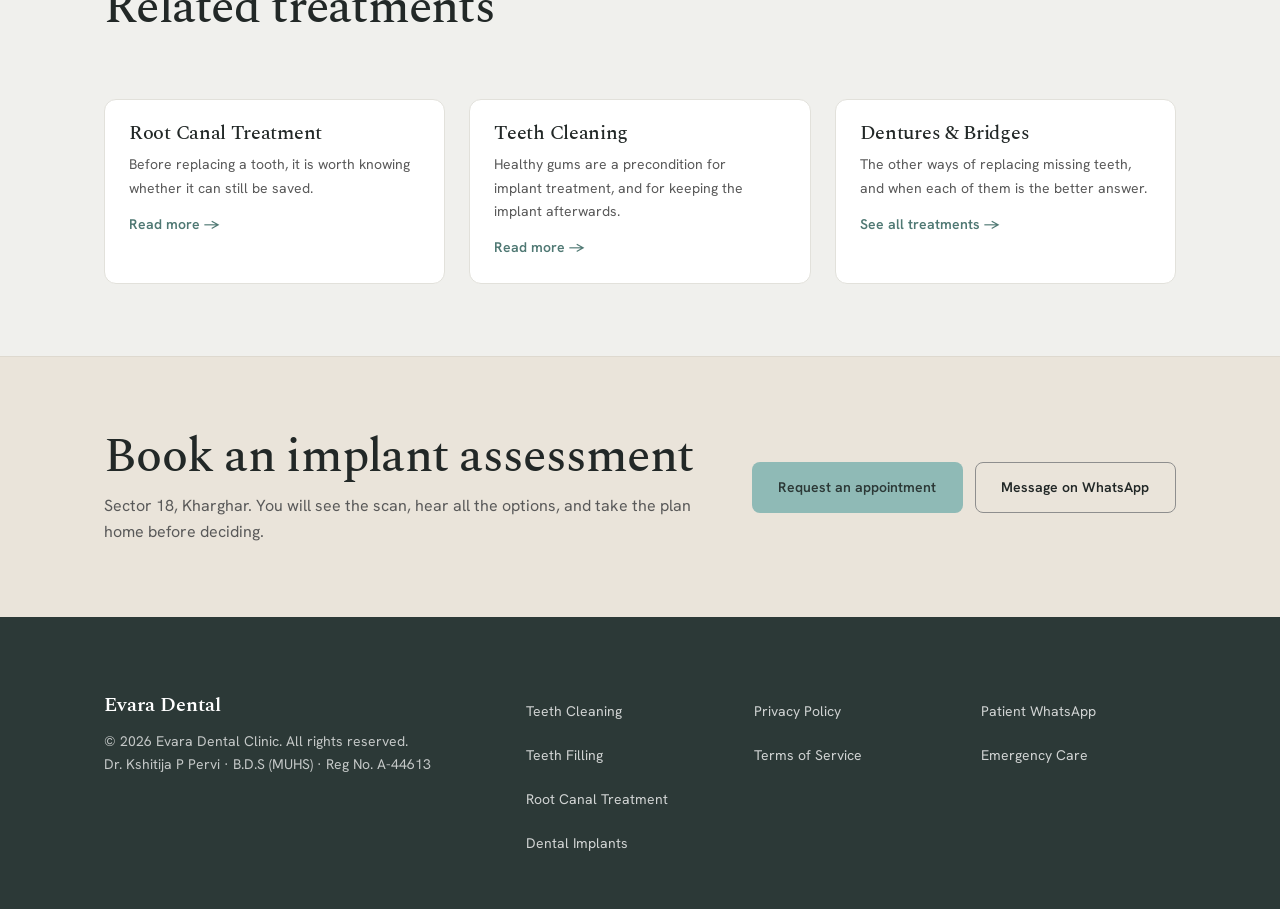
<file: services/dental-implants.html>
<!DOCTYPE html>
<html lang="en">
<head>
  <meta charset="UTF-8">
  <meta name="viewport" content="width=device-width, initial-scale=1.0">
  <title>Dental Implants in Kharghar &mdash; Implant Dentistry | Evara Dental Clinic</title>
  <meta name="description" content="Dental implants at Evara Dental Clinic, Sector 18 Kharghar. How an implant replaces a missing tooth, who is suitable, the full timeline, aftercare and how implants compare with a bridge or denture.">
  <meta name="google-site-verification" content="LVoANlV-i116eSWeXm57ypzHYZ6U4d6oAozTyZI0ArM" />
  <meta name="robots" content="index, follow, max-image-preview:large, max-snippet:-1">
  <link rel="canonical" href="https://www.evaradental.in/services/dental-implants.html">
  <meta property="og:url" content="https://www.evaradental.in/services/dental-implants.html">
  <meta property="og:locale" content="en_IN">
  <meta property="og:type" content="article">
  <meta property="og:site_name" content="Evara Dental Clinic">
  <meta property="og:title" content="Dental Implants in Kharghar | Evara Dental Clinic">
  <meta property="og:description" content="A titanium post in the jaw and a crown on top, without cutting down the healthy teeth beside the gap. What it involves, start to finish.">
  <meta property="og:image" content="https://www.evaradental.in/images/services/hero-dental-implants-1600.webp">
  <meta name="twitter:image" content="https://www.evaradental.in/images/services/hero-dental-implants-1600.webp">
  <meta name="twitter:card" content="summary_large_image">
  <meta name="twitter:title" content="Dental Implants in Kharghar | Evara Dental Clinic">
  <meta name="twitter:description" content="A titanium post in the jaw and a crown on top, without cutting down the healthy teeth beside the gap. What it involves, start to finish.">
  <link rel="preconnect" href="https://fonts.googleapis.com">
  <link rel="preconnect" href="https://fonts.gstatic.com" crossorigin>
  <link href="https://fonts.googleapis.com/css2?family=Spectral:ital,wght@0,400;0,500;0,600;1,400&family=Hanken+Grotesk:wght@400;500;600&display=swap" rel="stylesheet">
  <link rel="stylesheet" href="../styles.css">
  <link rel="icon" type="image/svg+xml" href='data:image/svg+xml,<svg xmlns="http://www.w3.org/2000/svg" viewBox="0 0 32 32"><path d="M16 3C11 3 7 6.5 7 11.5c0 3.5 1.5 5.5 2.2 8.2.7 2.7 1 8.3 3.3 8.3 2 0 1.4-4.5 3.5-4.5s1.5 4.5 3.5 4.5c2.3 0 2.6-5.6 3.3-8.3.7-2.7 2.2-4.7 2.2-8.2C25 6.5 21 3 16 3z" fill="none" stroke="%232C3937" stroke-width="2"/></svg>'>

  <script type="application/ld+json">
  {
    "@context": "https://schema.org",
    "@graph": [
      {
        "@type": "MedicalWebPage",
        "url": "https://www.evaradental.in/services/dental-implants.html",
        "isPartOf": { "@id": "https://www.evaradental.in/#clinic" },
        "name": "Dental Implants in Kharghar",
        "description": "Implant dentistry at Evara Dental Clinic, Sector 18 Kharghar: how a dental implant replaces a missing tooth, who is suitable, the treatment timeline, aftercare and long-term maintenance.",
        "inLanguage": "en",
        "about": {
          "@type": "MedicalProcedure",
          "name": "Dental implant placement",
          "alternateName": ["Dental implant", "Implant dentistry", "Tooth replacement"],
          "procedureType": "https://schema.org/SurgicalProcedure",
          "bodyLocation": "Jawbone",
          "howPerformed": "Under local anaesthetic a titanium fixture is placed into the jawbone in the position of the missing tooth root. Over three to six months bone grows onto its surface. An abutment and a custom crown are then fitted on top.",
          "preparation": "An examination, X-ray and a three-dimensional scan assess bone height and width. Medical history, diabetes control, smoking and current medication are all reviewed first.",
          "followup": "Swelling for two to three days is normal. Implants need daily cleaning between the teeth and six-monthly professional reviews for life."
        }
      },
      {
        "@type": "BreadcrumbList",
        "itemListElement": [
          { "@type": "ListItem", "position": 1, "name": "Home", "item": "https://www.evaradental.in/" },
          { "@type": "ListItem", "position": 2, "name": "Treatments", "item": "https://www.evaradental.in/services/" },
          { "@type": "ListItem", "position": 3, "name": "Dental Implants" }
        ]
      },
      {
        "@type": "FAQPage",
        "mainEntity": [
          {
            "@type": "Question",
            "name": "Does having a dental implant placed hurt?",
            "acceptedAnswer": { "@type": "Answer", "text": "The placement is done under local anaesthetic and is usually more comfortable than an extraction, because no tooth has to be levered out. Most people describe pressure rather than pain. Afterwards there is soreness and some swelling for two to three days, controlled with ordinary prescribed pain relief." }
          },
          {
            "@type": "Question",
            "name": "How long does the whole treatment take?",
            "acceptedAnswer": { "@type": "Answer", "text": "Usually three to six months from placement to the final crown. Most of that is healing time, while bone grows onto the implant surface and locks it in place. If the site needs bone grafting first, add several months more. It is a staged treatment, not a single appointment." }
          },
          {
            "@type": "Question",
            "name": "Am I too old for a dental implant?",
            "acceptedAnswer": { "@type": "Answer", "text": "Age itself is not a barrier; general health, gum health and the amount of bone available matter far more. There is a lower limit rather than an upper one: implants are not placed in children or teenagers until jaw growth is complete." }
          },
          {
            "@type": "Question",
            "name": "What if there is not enough bone?",
            "acceptedAnswer": { "@type": "Answer", "text": "Bone shrinks after a tooth is lost, and the longer the gap has been there the more has gone. Where there is too little, bone grafting or, in the upper back jaw, a sinus lift can rebuild enough to place an implant. The three-dimensional scan taken at the assessment is what shows whether this is needed, before any promises are made." }
          },
          {
            "@type": "Question",
            "name": "Can I smoke if I have an implant?",
            "acceptedAnswer": { "@type": "Answer", "text": "Smoking substantially raises the risk that an implant fails to integrate or is lost later, because it reduces blood supply to the healing bone and gum. It is not an absolute bar to treatment, but you will be told plainly what it does to the odds, and stopping around the surgery makes a measurable difference." }
          },
          {
            "@type": "Question",
            "name": "Do dental implants decay, and how long do they last?",
            "acceptedAnswer": { "@type": "Answer", "text": "The implant and crown cannot decay, because neither is living tooth tissue. What they can get is gum disease around them, called peri-implantitis, which destroys the bone holding the implant and is the main reason implants are lost years later. Implants last a long time when they are cleaned between the teeth every day and reviewed every six months." }
          },
          {
            "@type": "Question",
            "name": "Is an implant better than a bridge or a denture?",
            "acceptedAnswer": { "@type": "Answer", "text": "An implant stands alone, so the healthy teeth beside the gap are not cut down to carry a bridge, and it transmits chewing force into the bone, which slows the bone shrinkage that follows tooth loss. A bridge is quicker and needs no surgery. A denture is the least expensive and can replace several teeth at once. Which is right depends on the gap, the neighbouring teeth, your bone and your budget, and all three will be explained to you." }
          }
        ]
      }
    ]
  }
  </script>
</head>
<body>

  <a class="skip-link" href="#main">Skip to content</a>


  <!-- ======================= NAVIGATION ======================= -->
  <header class="site-header" id="siteHeader">
    <nav class="nav" aria-label="Main">
      <a href="../index.html" class="brand">Evara Dental</a>

      <button class="nav-toggle" id="navToggle" aria-expanded="false" aria-controls="navMenu">
        <span class="nav-toggle-bar"></span>
        <span class="nav-toggle-bar"></span>
        <span class="sr-only">Open menu</span>
      </button>

      <div class="nav-menu" id="navMenu">
        <ul class="nav-links">
          <li><a href="../index.html">Home</a></li>
          <li><a href="../index.html#about">About</a></li>
          <li><a href="index.html" class="active">Treatments</a></li>
          <li><a href="../index.html#testimonials">Testimonials</a></li>
          <li><a href="../index.html#gallery">Gallery</a></li>
          <li><a href="../index.html#faq">FAQ</a></li>
          <li><a href="../index.html#contact">Contact</a></li>
        </ul>
        <a href="../index.html#contact" class="btn btn-primary nav-cta">Book Appointment</a>
      </div>
    </nav>
  </header>

  <main id="main">

    <!-- ======================= HERO ======================= -->
    <section class="page-hero">
      <picture>
        <source type="image/webp" media="(max-width: 900px)" srcset="../images/services/hero-dental-implants-900.webp">
        <img class="page-hero-img" src="../images/services/hero-dental-implants-1600.webp" alt="A cutaway model showing a titanium dental implant in the jawbone between two natural teeth" width="1600" height="700" fetchpriority="high" decoding="async">
      </picture>
      <div class="container">
        <div class="page-hero-copy">
          <nav class="breadcrumb" aria-label="Breadcrumb">
            <ol>
              <li><a href="../index.html">Home</a></li>
              <li><a href="index.html">Treatments</a></li>
              <li><span aria-current="page">Dental Implants</span></li>
            </ol>
          </nav>
          <span class="pill">Treatment</span>
          <h1>Implant Dentistry</h1>
          <p class="page-hero-lead">Replaces a missing tooth with a titanium post in the jaw and a crown on top &mdash; without cutting down the healthy teeth on either side of the gap.</p>
          <div class="hero-actions">
            <a href="../index.html#contact" class="btn btn-primary">Book an assessment</a>
            <a href="tel:+917400177989" class="btn btn-outline btn-outline--light">Call +91 74001 77989</a>
          </div>
        </div>
      </div>
    </section>

    <nav class="jump-nav" aria-label="On this page">
      <div class="container">
        <ul>
          <li><a href="#svc-overview">What it is</a></li>
          <li><a href="#svc-signs">Is it right for you</a></li>
          <li><a href="#svc-steps">The treatment</a></li>
          <li><a href="#svc-aftercare">Aftercare</a></li>
          <li><a href="#svc-cost">Cost</a></li>
          <li><a href="#svc-faq">Questions</a></li>
        </ul>
      </div>
    </nav>

    <!-- ======================= OVERVIEW ======================= -->
    <section class="svc-section" id="svc-overview">
      <div class="container svc-split">
        <div class="svc-prose">
          <h2>What a dental implant actually is</h2>
          <p>An implant replaces the root of a missing tooth, not just the visible part. It has three components. The <strong>fixture</strong> is a small titanium post placed into the jawbone where the root used to be. The <strong>abutment</strong> is the connector that sits at gum level. The <strong>crown</strong> is the tooth you see and chew with, made to match your own teeth in shape and shade.</p>
          <p>What makes it work is a property of titanium: living bone grows directly onto its surface and bonds to it, a process called osseointegration. Over three to six months the implant stops being a screw sitting in a socket and becomes part of the jaw. That is why the healing time cannot be shortened by wanting it to be.</p>

          <h3>Why a gap is worth closing, even a back one</h3>
          <p>A missing tooth is not a stable situation. The teeth either side drift and tilt into the space, the tooth in the opposing jaw over-erupts because nothing meets it, and the bite changes shape over years. The tilted teeth become harder to clean, so decay and gum disease follow. Many people also start chewing on one side only, which loads that side and the jaw joint unevenly.</p>
          <p>The bone changes too. Bone maintains itself in response to the load a tooth root passes into it; with the root gone, the ridge slowly shrinks in height and width. An implant is the only replacement that transmits chewing force into the bone the way a root did, which is why it slows that shrinkage where a bridge or a denture does not.</p>

          <h3>Implant, bridge or denture</h3>
          <p>None of the three is automatically right, and you will be shown all of them for your particular gap.</p>
          <ul>
            <li><strong>An implant</strong> leaves the neighbouring teeth untouched, preserves bone, and is cleaned like a natural tooth. It costs the most, needs minor surgery, and takes months.</li>
            <li><strong>A bridge</strong> is fixed and much quicker, but the teeth on either side must be cut down to crowns to carry it &mdash; a real cost if those teeth are healthy and unfilled.</li>
            <li><strong>A denture</strong> is the least expensive and can replace several teeth at once, but it is removable, it rests on the gum, and it does not stop the ridge shrinking underneath it.</li>
          </ul>

          <h3>Who implants suit</h3>
          <p>The requirements are healthy gums, enough bone to hold the implant, and general health good enough to heal well. Uncontrolled diabetes, heavy smoking and untreated gum disease all reduce the odds, and all three are worth addressing before treatment rather than after. Where the ridge has already shrunk too far, bone grafting or a sinus lift can rebuild it first. Implants are not placed in children or teenagers until jaw growth has finished.</p>
          <p>Whether your jaw has the bone for it is a measurement, not an opinion &mdash; it comes from an X-ray and a three-dimensional scan, and you will see it before anything is planned.</p>
        </div>

        <aside class="check-card" id="svc-signs" aria-labelledby="signsTitle">
          <h2 id="signsTitle">An implant may suit you if</h2>
          <ul class="check-list">
            <li><svg viewBox="0 0 24 24" aria-hidden="true"><path fill="none" stroke="currentColor" stroke-width="2.2" stroke-linecap="round" stroke-linejoin="round" d="M4 12.5l5 5L20 6.5"/></svg><span>You have one or more missing teeth, however long the gap has been there.</span></li>
            <li><svg viewBox="0 0 24 24" aria-hidden="true"><path fill="none" stroke="currentColor" stroke-width="2.2" stroke-linecap="round" stroke-linejoin="round" d="M4 12.5l5 5L20 6.5"/></svg><span>A tooth is about to be extracted and you want to plan the replacement now.</span></li>
            <li><svg viewBox="0 0 24 24" aria-hidden="true"><path fill="none" stroke="currentColor" stroke-width="2.2" stroke-linecap="round" stroke-linejoin="round" d="M4 12.5l5 5L20 6.5"/></svg><span>The teeth beside the gap are healthy and you would rather not cut them down for a bridge.</span></li>
            <li><svg viewBox="0 0 24 24" aria-hidden="true"><path fill="none" stroke="currentColor" stroke-width="2.2" stroke-linecap="round" stroke-linejoin="round" d="M4 12.5l5 5L20 6.5"/></svg><span>Your denture moves, rubs or has to be avoided at meals.</span></li>
            <li><svg viewBox="0 0 24 24" aria-hidden="true"><path fill="none" stroke="currentColor" stroke-width="2.2" stroke-linecap="round" stroke-linejoin="round" d="M4 12.5l5 5L20 6.5"/></svg><span>Neighbouring teeth have already started tilting into the space.</span></li>
            <li><svg viewBox="0 0 24 24" aria-hidden="true"><path fill="none" stroke="currentColor" stroke-width="2.2" stroke-linecap="round" stroke-linejoin="round" d="M4 12.5l5 5L20 6.5"/></svg><span>You chew on one side only because a back tooth is missing on the other.</span></li>
          </ul>
          <p class="check-note">Whether there is enough bone is decided by a three-dimensional scan at the assessment, not over the phone.</p>
        </aside>
      </div>
    </section>

    <!-- ======================= QUICK FACTS ======================= -->
    <section class="svc-section svc-section--tight band-beige">
      <div class="container">
        <dl class="facts">
          <div>
            <dt>Whole treatment</dt>
            <dd>3&ndash;6 months, typically</dd>
          </div>
          <div>
            <dt>Placement appointment</dt>
            <dd>30&ndash;60 min per implant</dd>
          </div>
          <div>
            <dt>Anaesthetic</dt>
            <dd>Local</dd>
          </div>
          <div>
            <dt>Back to work</dt>
            <dd>Usually the next day</dd>
          </div>
        </dl>
      </div>
    </section>

    <!-- ======================= PROCESS ======================= -->
    <section class="steps-band" id="svc-steps" aria-labelledby="stepsTitle">
      <div class="container">
        <span class="steps-rule" aria-hidden="true"></span>
        <h2 id="stepsTitle">What happens,<br>stage by stage</h2>
        <p class="steps-intro">Implant treatment runs over months rather than one appointment. This is the whole sequence at Evara Dental Clinic.</p>

        <ol class="steps" data-rail>
          <li>
            <span class="step-no" aria-hidden="true">01</span>
            <h3>Assessment, X-ray and 3D scan</h3>
            <p>The scan measures the height and width of bone at the site and shows exactly where the nerve canal runs in the lower jaw and where the sinus sits in the upper. Your medical history matters as much as the bone here: diabetes control, blood thinners, bone medication and smoking all change the plan.</p>
          </li>
          <li>
            <span class="step-no" aria-hidden="true">02</span>
            <h3>The plan, in writing</h3>
            <p>How many implants, whether grafting is needed first, how long each stage takes, and what the whole thing costs including the crown. You take it away and decide. Nothing is booked on the day of the assessment.</p>
          </li>
          <li>
            <span class="step-no" aria-hidden="true">03</span>
            <h3>Placing the implant</h3>
            <p>Under local anaesthetic the gum is opened, a channel is prepared to the planned depth and angle, and the titanium fixture is placed. The gum is closed with stitches. A single implant usually takes half an hour to an hour, and most people take a mild painkiller and are back at work the next day.</p>
          </li>
          <li>
            <span class="step-no" aria-hidden="true">04</span>
            <h3>Healing and integration</h3>
            <p>Three to six months while bone grows onto the implant surface. A temporary tooth can be provided for a visible gap so you are not without a front tooth. This stage is the one that cannot be rushed &mdash; loading an implant before it has integrated is how implants are lost.</p>
          </li>
          <li>
            <span class="step-no" aria-hidden="true">05</span>
            <h3>Abutment and scan</h3>
            <p>Once integration is confirmed, the connector is fitted at gum level and the site is scanned or an impression taken. Your bite is recorded at the same time, so the crown meets the opposing tooth the way the original did.</p>
          </li>
          <li>
            <span class="step-no" aria-hidden="true">06</span>
            <h3>Fitting the crown</h3>
            <p>The crown is checked for shade, for its contact with the neighbouring teeth and for the bite, adjusted where needed, then fixed in place. From here you clean it like a natural tooth &mdash; including between the teeth, every day.</p>
          </li>
          <li>
            <span class="step-no" aria-hidden="true">07</span>
            <h3>Reviews</h3>
            <p>The implant is checked at your routine visits: the gum around it, the bite, and the bone level on an X-ray from time to time. Problems around implants are silent early and treatable early, which is the whole point of looking.</p>
          </li>
        </ol>
      </div>
    </section>

    <!-- ======================= AFTERCARE ======================= -->
    <section class="svc-section" id="svc-aftercare">
      <div class="container svc-split">
        <div class="svc-prose">
          <h2>Aftercare</h2>
          <p>The first week is about healing without disturbing the site. Everything after that is about keeping the gum around the implant healthy, for as long as you have it.</p>
          <figure class="svc-figure" style="margin-top:2rem">
            <picture>
              <source type="image/webp" media="(max-width: 700px)" srcset="../images/services/detail-dental-implants-500.webp">
              <img src="../images/services/detail-dental-implants-900.webp" alt="A model of a dental implant fixture supporting a crown, alongside two natural teeth in bone" width="900" height="675" loading="lazy" decoding="async">
            </picture>
            <figcaption>The fixture takes the place of the root, in bone. What you see and chew with is the crown on top of it.</figcaption>
          </figure>
        </div>
        <div>
          <ul class="dot-list">
            <li>On the day: bite gently on the gauze as instructed, do not rinse, spit or use a straw for the first 24 hours, and keep to cool, soft food. A cold compress on the cheek helps.</li>
            <li>Swelling and some bruising for two to three days is normal and usually peaks on the second day. Take the medication as prescribed, and finish the antibiotic course if you were given one.</li>
            <li>Do not smoke. Smoking around implant surgery reduces the blood supply that the healing bone depends on, and it is the single largest controllable risk of the implant failing.</li>
            <li>Keep brushing your other teeth normally and use the rinse you are given around the surgical site until it is healed.</li>
            <li>Long term, clean between the implant and its neighbours every day, with floss or an interdental brush. Implants cannot decay, but the gum and bone around them can be lost to peri-implantitis, and that is what ends most implants that fail late.</li>
            <li>Come for a review every six months, and wear a night guard if you grind your teeth &mdash; an implant has no ligament to cushion the load the way a natural tooth does.</li>
          </ul>
        </div>
      </div>
    </section>

    <!-- ======================= COST ======================= -->
    <section class="svc-section svc-section--tight band-beige" id="svc-cost">
      <div class="container svc-split">
        <div class="svc-prose">
          <h2>What it costs</h2>
          <p>Implant treatment is quoted in full and in writing after the scan, with the surgical stage and the crown itemised separately, so you can see what you are paying for at each stage. There is no charge for changing your mind after the assessment.</p>
        </div>
        <div class="note-card">
          <h3>What changes the price</h3>
          <p>How many implants are needed; whether bone grafting or a sinus lift has to be done first; which implant system is used; whether a temporary tooth is needed during healing; and the material of the final crown. A quotation given before a scan is a guess, and we would rather not give you one.</p>
        </div>
      </div>
    </section>

    <!-- ======================= FAQ ======================= -->
    <section class="faq" id="svc-faq" aria-labelledby="faqTitle">
      <div class="container faq-layout">
        <div class="section-head">
          <h2 id="faqTitle">Dental implants: common questions</h2>
        </div>
        <div class="faq-list">

          <details class="faq-item">
            <summary>
              Does having an implant placed hurt?
              <span class="faq-mark" aria-hidden="true"></span>
            </summary>
            <div class="faq-answer"><div>
              <p>It is done under local anaesthetic and is usually more comfortable than an extraction, because nothing has to be levered out. Most people describe pressure rather than pain. Afterwards there is soreness and swelling for two to three days, handled with ordinary prescribed pain relief.</p>
            </div></div>
          </details>

          <details class="faq-item">
            <summary>
              How long does the whole treatment take?
              <span class="faq-mark" aria-hidden="true"></span>
            </summary>
            <div class="faq-answer"><div>
              <p>Usually three to six months from placement to final crown, and most of that is healing rather than appointments. If the site needs bone grafting first, add several months. Anyone promising you a finished implant in a week is describing something else.</p>
            </div></div>
          </details>

          <details class="faq-item">
            <summary>
              Am I too old for an implant?
              <span class="faq-mark" aria-hidden="true"></span>
            </summary>
            <div class="faq-answer"><div>
              <p>Age by itself is not a barrier &mdash; general health, gum health and available bone matter much more. The limit is at the other end: implants are not placed in children or teenagers until jaw growth has finished, because the implant would not move as the jaw grew.</p>
            </div></div>
          </details>

          <details class="faq-item">
            <summary>
              What if I do not have enough bone?
              <span class="faq-mark" aria-hidden="true"></span>
            </summary>
            <div class="faq-answer"><div>
              <p>Bone shrinks after a tooth is lost, and the longer the gap has existed the more has gone. Where there is too little, bone grafting, or a sinus lift in the upper back jaw, can rebuild enough to place an implant safely. The 3D scan is what tells us &mdash; which is why the scan comes before any promises.</p>
            </div></div>
          </details>

          <details class="faq-item">
            <summary>
              Can I have an implant if I smoke or have diabetes?
              <span class="faq-mark" aria-hidden="true"></span>
            </summary>
            <div class="faq-answer"><div>
              <p>Often yes, but both change the odds and you deserve to hear that before deciding. Smoking reduces blood supply to healing bone and raises the failure rate measurably; stopping around the surgery helps. Well-controlled diabetes is not a barrier, while poorly controlled diabetes slows healing and raises infection risk, so it is worth getting it in range first.</p>
            </div></div>
          </details>

          <details class="faq-item">
            <summary>
              Do implants decay, and how long do they last?
              <span class="faq-mark" aria-hidden="true"></span>
            </summary>
            <div class="faq-answer"><div>
              <p>Neither the implant nor the crown can decay &mdash; neither is living tooth tissue. What they can get is gum disease around them, peri-implantitis, which eats away the bone holding the implant and is the main reason implants are lost years later. Implants last a long time when they are cleaned between the teeth daily and reviewed every six months.</p>
            </div></div>
          </details>

          <details class="faq-item">
            <summary>
              Is an implant better than a bridge?
              <span class="faq-mark" aria-hidden="true"></span>
            </summary>
            <div class="faq-answer"><div>
              <p>Not always. An implant leaves the neighbouring teeth untouched and preserves bone, but it costs more and takes months. A bridge is fixed and finished in weeks, but the teeth either side have to be cut down to crowns to carry it &mdash; which matters far more if those teeth are healthy than if they are already heavily filled. That is the honest trade-off, and it is the one you will be shown.</p>
            </div></div>
          </details>

        </div>
      </div>
    </section>

    <!-- ======================= RELATED ======================= -->
    <section class="svc-section svc-section--tight band-alt" aria-labelledby="relatedTitle">
      <div class="container">
        <div class="section-head">
          <h2 id="relatedTitle">Related treatments</h2>
        </div>
        <div class="link-grid">
          <a class="link-card" href="root-canal-treatment.html">
            <h3>Root Canal Treatment</h3>
            <p>Before replacing a tooth, it is worth knowing whether it can still be saved.</p>
            <span class="link-more">Read more &rarr;</span>
          </a>
          <a class="link-card" href="teeth-cleaning.html">
            <h3>Teeth Cleaning</h3>
            <p>Healthy gums are a precondition for implant treatment, and for keeping the implant afterwards.</p>
            <span class="link-more">Read more &rarr;</span>
          </a>
          <a class="link-card" href="index.html#more">
            <h3>Dentures &amp; Bridges</h3>
            <p>The other ways of replacing missing teeth, and when each of them is the better answer.</p>
            <span class="link-more">See all treatments &rarr;</span>
          </a>
        </div>
      </div>
    </section>

    <!-- ======================= CTA ======================= -->
    <section class="cta-band">
      <div class="container cta-inner">
        <div>
          <h2>Book an implant assessment</h2>
          <p>Sector 18, Kharghar. You will see the scan, hear all the options, and take the plan home before deciding.</p>
        </div>
        <div class="cta-actions">
          <a href="../index.html#contact" class="btn btn-primary">Request an appointment</a>
          <a href="https://wa.me/917400177989?text=Hello%20Evara%20Dental%20Clinic%2C%20I%27d%20like%20to%20ask%20about%20dental%20implants." class="btn btn-outline" target="_blank" rel="noopener">Message on WhatsApp</a>
        </div>
      </div>
    </section>

  </main>

  <!-- ======================= FOOTER ======================= -->
  <footer class="site-footer">
    <div class="container footer-grid">
      <div>
        <p class="footer-brand">Evara Dental</p>
        <p class="footer-fine">&copy; <span id="year">2026</span> Evara Dental Clinic. All rights reserved.</p>
        <p class="footer-fine">Dr. Kshitija P Pervi &middot; B.D.S (MUHS) &middot; Reg No. A-44613</p>
      </div>
      <nav class="footer-col" aria-label="Treatments">
        <a href="teeth-cleaning.html">Teeth Cleaning</a>
        <a href="teeth-filling.html">Teeth Filling</a>
        <a href="root-canal-treatment.html">Root Canal Treatment</a>
        <a href="dental-implants.html">Dental Implants</a>
      </nav>
      <nav class="footer-col" aria-label="Legal">
        <a href="#">Privacy Policy</a>
        <a href="#">Terms of Service</a>
      </nav>
      <nav class="footer-col" aria-label="Patient links">
        <a href="https://wa.me/917400177989" target="_blank" rel="noopener">Patient WhatsApp</a>
        <a href="tel:+917400177989">Emergency Care</a>
      </nav>
    </div>
  </footer>

  <div class="fab-stack">
    <a href="https://www.instagram.com/evara_dental_clinic" class="fab fab-instagram" target="_blank" rel="noopener" aria-label="Follow Evara Dental Clinic on Instagram">
      <svg viewBox="0 0 24 24" width="24" height="24" aria-hidden="true"><path fill="currentColor" d="M12 2.2c3.2 0 3.6 0 4.9.1 1.2.1 1.8.2 2.2.4.6.2 1 .5 1.4.9.4.4.7.8.9 1.4.2.4.4 1 .4 2.2.1 1.3.1 1.7.1 4.9s0 3.6-.1 4.9c-.1 1.2-.2 1.8-.4 2.2-.2.6-.5 1-.9 1.4-.4.4-.8.7-1.4.9-.4.2-1 .4-2.2.4-1.3.1-1.7.1-4.9.1s-3.6 0-4.9-.1c-1.2-.1-1.8-.2-2.2-.4-.6-.2-1-.5-1.4-.9-.4-.4-.7-.8-.9-1.4-.2-.4-.4-1-.4-2.2-.1-1.3-.1-1.7-.1-4.9s0-3.6.1-4.9c.1-1.2.2-1.8.4-2.2.2-.6.5-1 .9-1.4.4-.4.8-.7 1.4-.9.4-.2 1-.4 2.2-.4 1.3-.1 1.7-.1 4.9-.1m0-2.2C8.7 0 8.3 0 7 .1 5.7.2 4.9.4 4.1.7c-.8.3-1.5.7-2.1 1.4C1.3 2.7.9 3.4.6 4.2.3 4.9.1 5.8.1 7 0 8.3 0 8.7 0 12s0 3.7.1 5c.1 1.2.3 2.1.6 2.8.3.8.7 1.5 1.4 2.1.6.6 1.3 1.1 2.1 1.4.7.3 1.6.5 2.8.6 1.3.1 1.7.1 5 .1s3.7 0 5-.1c1.2-.1 2.1-.3 2.8-.6.8-.3 1.5-.7 2.1-1.4.6-.6 1.1-1.3 1.4-2.1.3-.7.5-1.6.6-2.8.1-1.3.1-1.7.1-5s0-3.7-.1-5c-.1-1.2-.3-2.1-.6-2.8-.3-.8-.7-1.5-1.4-2.1C21.3 1.3 20.6.9 19.8.6 19.1.3 18.2.1 17 .1 15.7 0 15.3 0 12 0zm0 5.8a6.2 6.2 0 1 0 0 12.4 6.2 6.2 0 0 0 0-12.4zM12 16a4 4 0 1 1 0-8 4 4 0 0 1 0 8zm6.4-11.9a1.4 1.4 0 1 0 0 2.9 1.4 1.4 0 0 0 0-2.9z"/></svg>
    </a>
    <a href="https://wa.me/917400177989?text=Hello%20Evara%20Dental%20Clinic%2C%20I%27d%20like%20to%20book%20an%20appointment."
       class="fab fab-whatsapp" target="_blank" rel="noopener" aria-label="Chat with Evara Dental Clinic on WhatsApp">
      <svg viewBox="0 0 24 24" width="26" height="26" aria-hidden="true"><path fill="currentColor" d="M12 2A10 10 0 0 0 2 12a9.9 9.9 0 0 0 1.5 5.3L2 22l4.9-1.4A10 10 0 1 0 12 2m0 18a8 8 0 0 1-4.2-1.2l-.3-.2-2.9.8.8-2.8-.2-.3A8 8 0 1 1 12 20m4.4-5.9c-.2-.1-1.4-.7-1.6-.8s-.4-.1-.5.1-.6.8-.8.9-.3.2-.5 0a6.5 6.5 0 0 1-1.9-1.2 7.3 7.3 0 0 1-1.3-1.6c-.1-.2 0-.4.1-.5l.4-.4a1.8 1.8 0 0 0 .2-.4.4.4 0 0 0 0-.4c0-.1-.5-1.3-.7-1.8s-.4-.4-.5-.4h-.5a.9.9 0 0 0-.6.3 2.6 2.6 0 0 0-.8 1.9 4.5 4.5 0 0 0 1 2.4A10.4 10.4 0 0 0 8.5 16a13 13 0 0 0 1.3.5 3.1 3.1 0 0 0 1.4.1 2.3 2.3 0 0 0 1.5-1.1 1.9 1.9 0 0 0 .1-1.1c0-.1-.2-.2-.4-.3"/></svg>
    </a>
  </div>

  <script src="../script.js"></script>
</body>
</html>
</file>
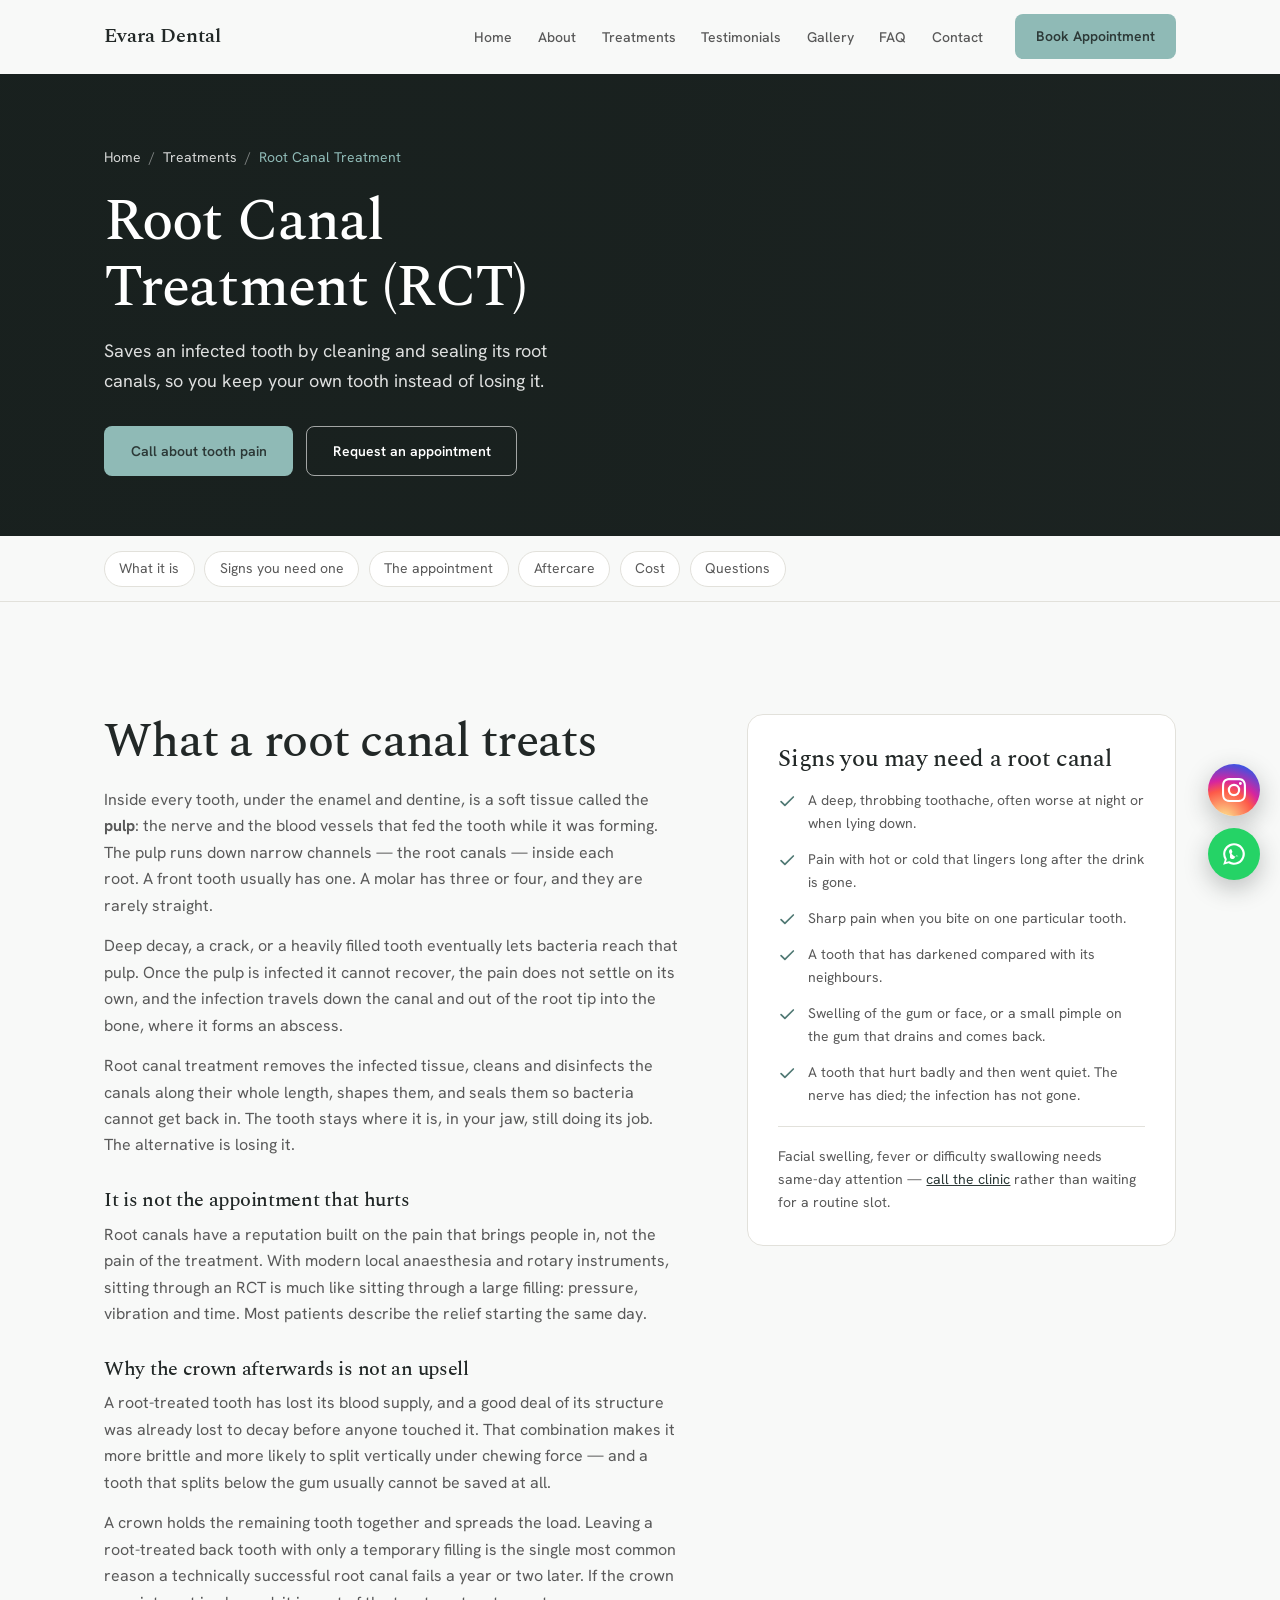
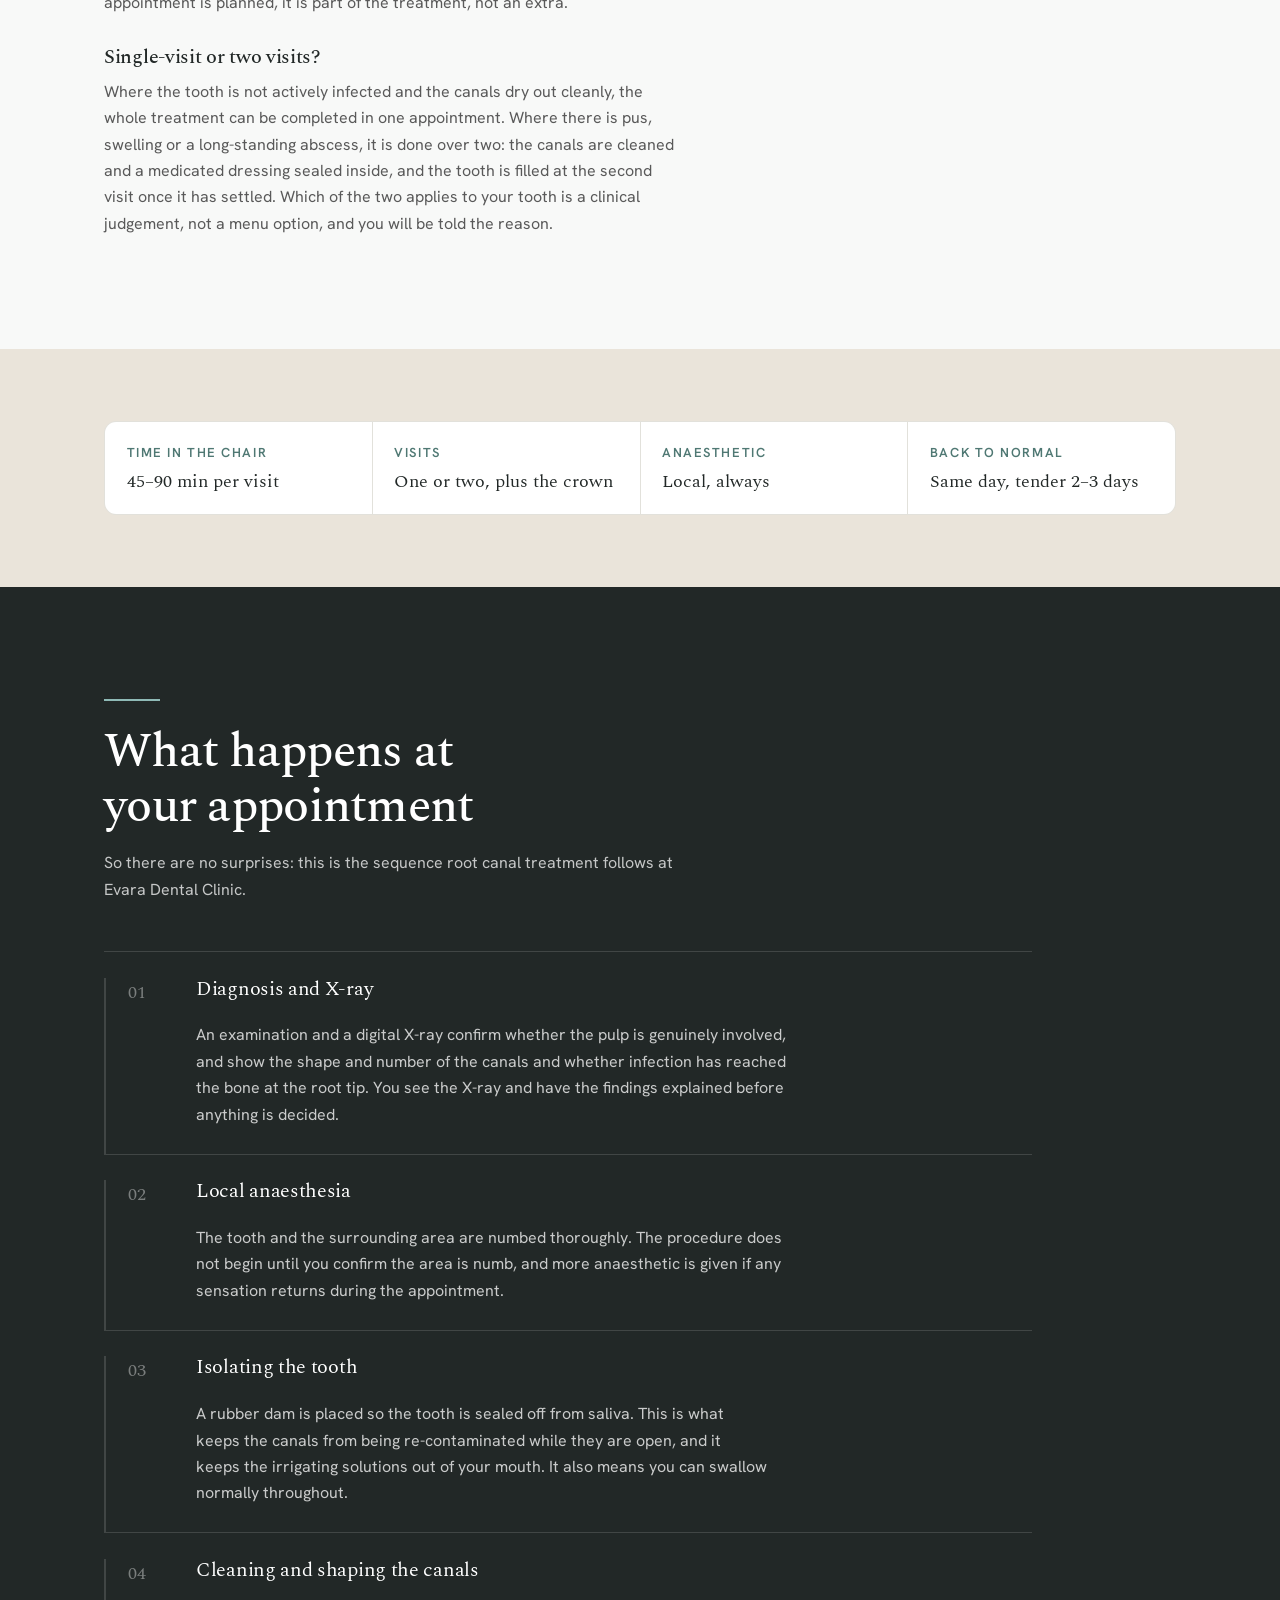
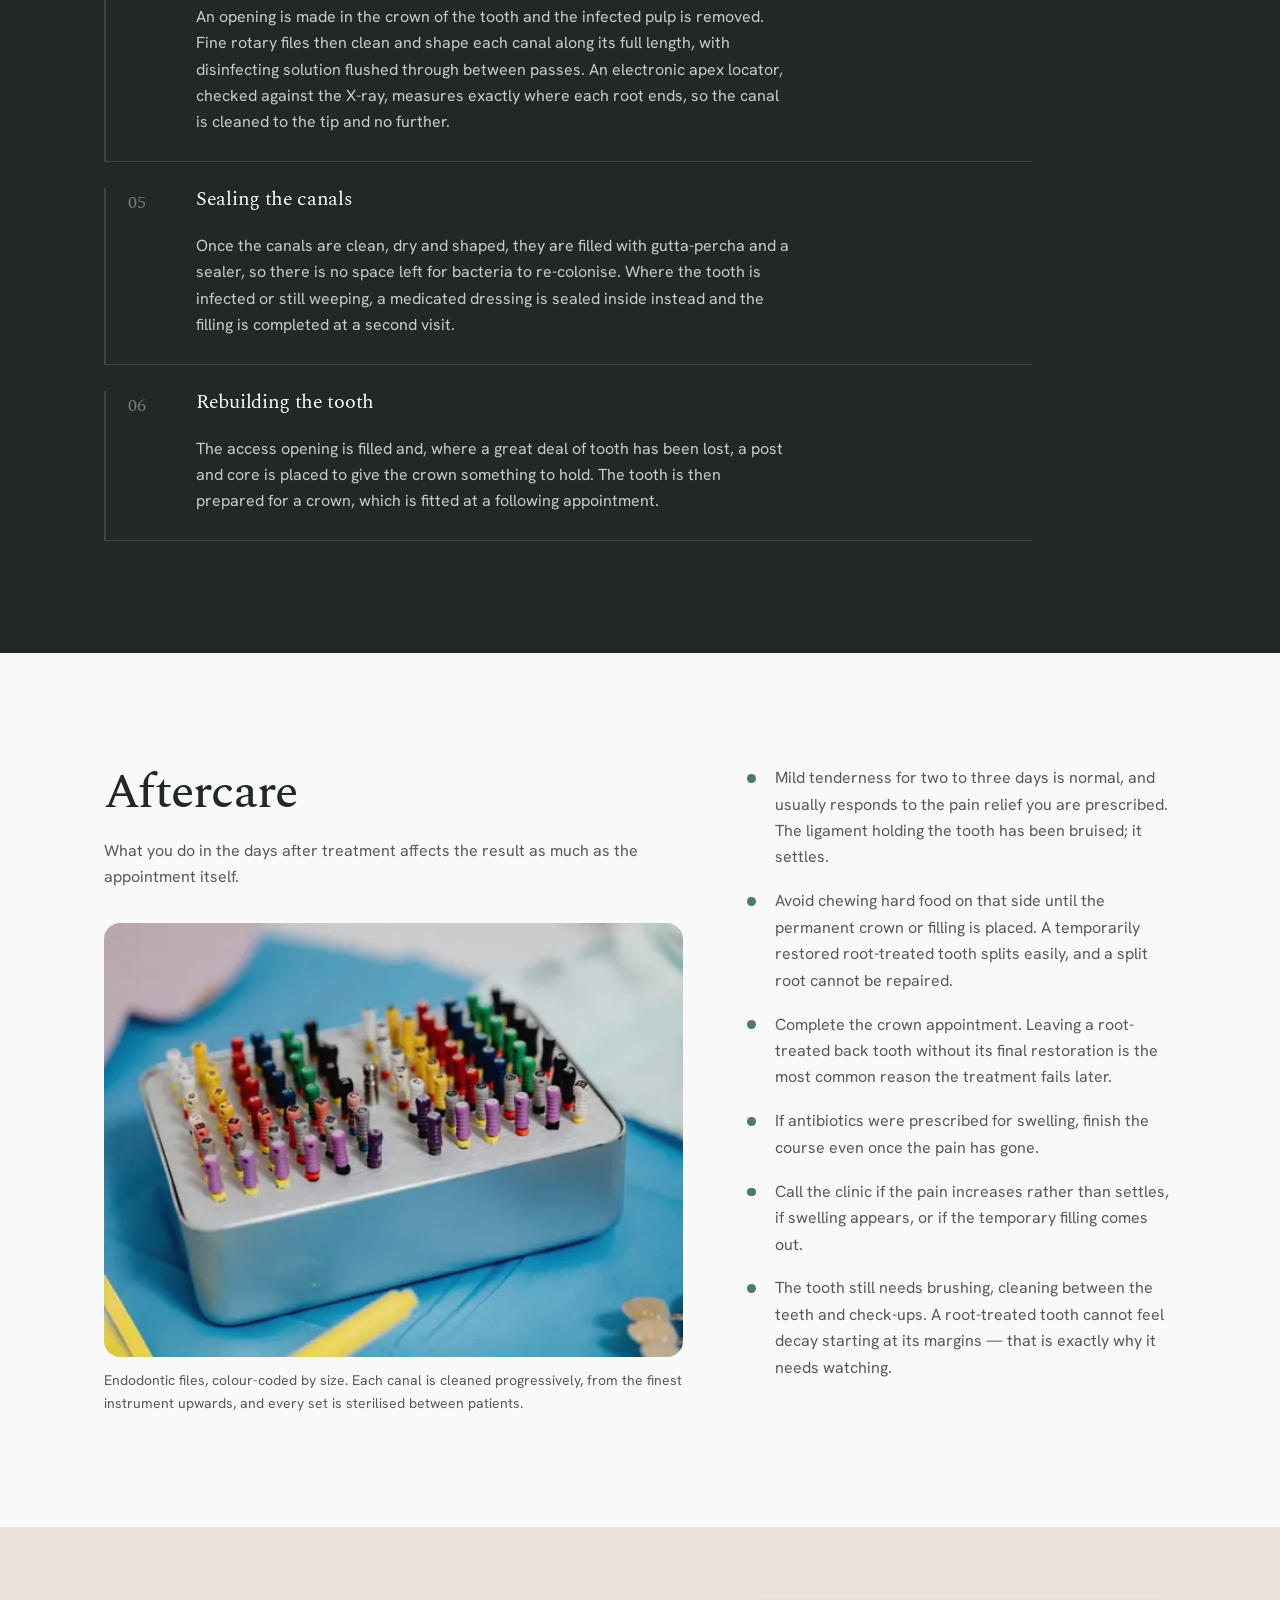
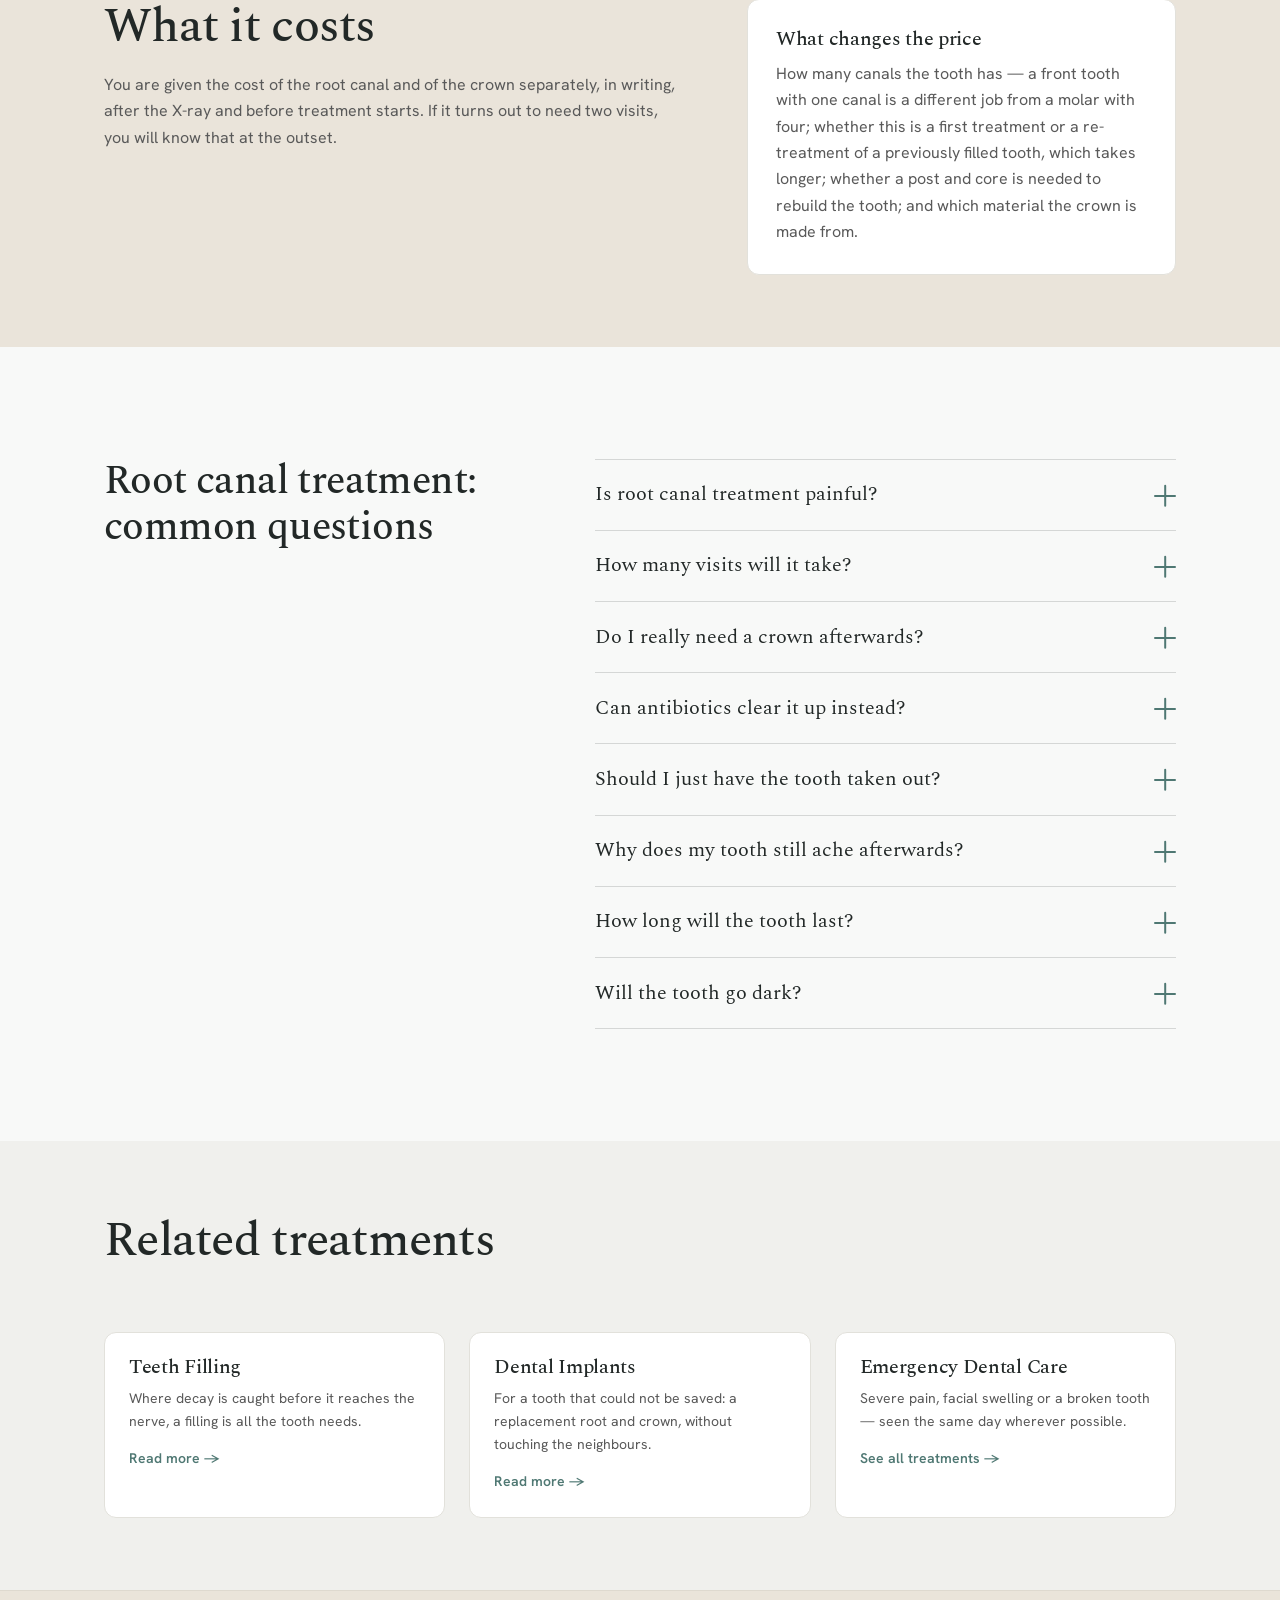
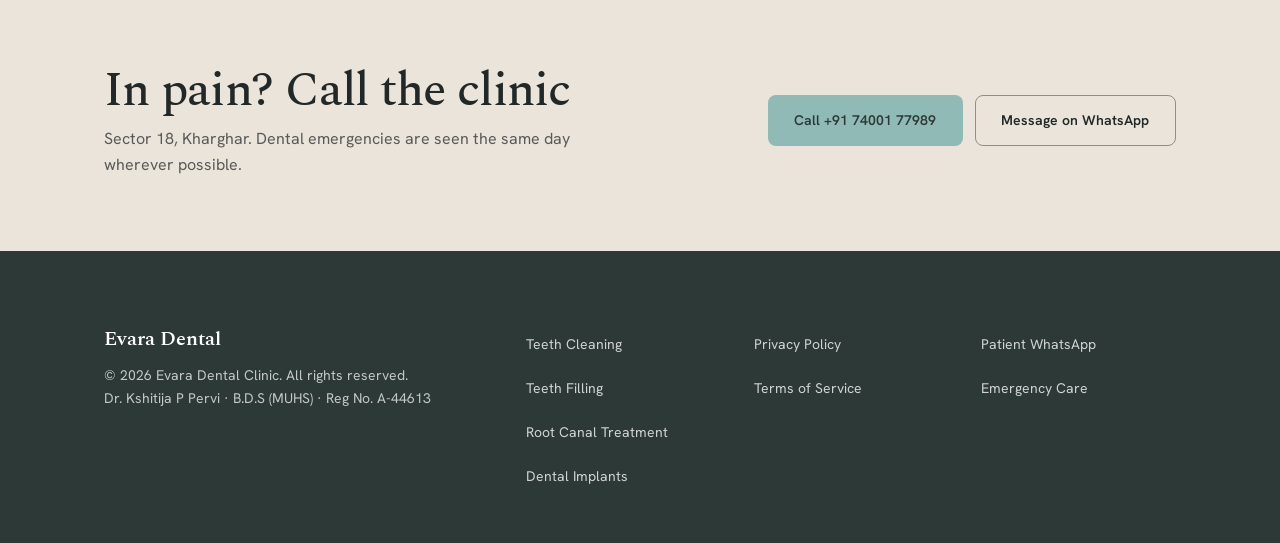
<file: services/root-canal-treatment.html>
<!DOCTYPE html>
<html lang="en">
<head>
  <meta charset="UTF-8">
  <meta name="viewport" content="width=device-width, initial-scale=1.0">
  <title>Root Canal Treatment in Kharghar (RCT) | Evara Dental Clinic</title>
  <meta name="description" content="Root canal treatment at Evara Dental Clinic, Sector 18 Kharghar. What an RCT involves, whether it hurts, how many visits it takes, why the crown afterwards matters, and aftercare.">
  <meta name="google-site-verification" content="LVoANlV-i116eSWeXm57ypzHYZ6U4d6oAozTyZI0ArM" />
  <meta name="robots" content="index, follow, max-image-preview:large, max-snippet:-1">
  <link rel="canonical" href="https://www.evaradental.in/services/root-canal-treatment.html">
  <meta property="og:url" content="https://www.evaradental.in/services/root-canal-treatment.html">
  <meta property="og:locale" content="en_IN">
  <meta property="og:type" content="article">
  <meta property="og:site_name" content="Evara Dental Clinic">
  <meta property="og:title" content="Root Canal Treatment (RCT) in Kharghar | Evara Dental Clinic">
  <meta property="og:description" content="Saving an infected tooth instead of losing it: what a root canal involves, what it feels like, and why the crown afterwards is not optional.">
  <meta property="og:image" content="https://www.evaradental.in/images/services/hero-root-canal-1600.webp">
  <meta name="twitter:image" content="https://www.evaradental.in/images/services/hero-root-canal-1600.webp">
  <meta name="twitter:card" content="summary_large_image">
  <meta name="twitter:title" content="Root Canal Treatment (RCT) in Kharghar | Evara Dental Clinic">
  <meta name="twitter:description" content="Saving an infected tooth instead of losing it: what a root canal involves, what it feels like, and why the crown afterwards is not optional.">
  <link rel="preconnect" href="https://fonts.googleapis.com">
  <link rel="preconnect" href="https://fonts.gstatic.com" crossorigin>
  <link href="https://fonts.googleapis.com/css2?family=Spectral:ital,wght@0,400;0,500;0,600;1,400&family=Hanken+Grotesk:wght@400;500;600&display=swap" rel="stylesheet">
  <link rel="stylesheet" href="../styles.css">
  <link rel="icon" type="image/svg+xml" href='data:image/svg+xml,<svg xmlns="http://www.w3.org/2000/svg" viewBox="0 0 32 32"><path d="M16 3C11 3 7 6.5 7 11.5c0 3.5 1.5 5.5 2.2 8.2.7 2.7 1 8.3 3.3 8.3 2 0 1.4-4.5 3.5-4.5s1.5 4.5 3.5 4.5c2.3 0 2.6-5.6 3.3-8.3.7-2.7 2.2-4.7 2.2-8.2C25 6.5 21 3 16 3z" fill="none" stroke="%232C3937" stroke-width="2"/></svg>'>

  <script type="application/ld+json">
  {
    "@context": "https://schema.org",
    "@graph": [
      {
        "@type": "MedicalWebPage",
        "url": "https://www.evaradental.in/services/root-canal-treatment.html",
        "isPartOf": { "@id": "https://www.evaradental.in/#clinic" },
        "name": "Root Canal Treatment (RCT) in Kharghar",
        "description": "Root canal treatment at Evara Dental Clinic, Sector 18 Kharghar: why a tooth needs one, what happens at each appointment, aftercare, and why the crown afterwards matters.",
        "inLanguage": "en",
        "about": {
          "@type": "MedicalProcedure",
          "name": "Root canal treatment",
          "alternateName": ["RCT", "Endodontic treatment"],
          "procedureType": "https://schema.org/NoninvasiveProcedure",
          "bodyLocation": "Tooth pulp and root canals",
          "howPerformed": "Under local anaesthetic the tooth is isolated, an opening is made through the crown, the infected pulp is removed, the canals are cleaned, shaped and disinfected to their full length, then filled and sealed. The tooth is restored afterwards, usually with a crown.",
          "preparation": "Tell the dentist about any swelling, fever, medication or medical condition beforehand. Eat normally before the appointment unless advised otherwise.",
          "followup": "Mild tenderness for two to three days is normal. The permanent crown or filling must be completed as planned."
        }
      },
      {
        "@type": "BreadcrumbList",
        "itemListElement": [
          { "@type": "ListItem", "position": 1, "name": "Home", "item": "https://www.evaradental.in/" },
          { "@type": "ListItem", "position": 2, "name": "Treatments", "item": "https://www.evaradental.in/services/" },
          { "@type": "ListItem", "position": 3, "name": "Root Canal Treatment" }
        ]
      },
      {
        "@type": "FAQPage",
        "mainEntity": [
          {
            "@type": "Question",
            "name": "Is root canal treatment painful?",
            "acceptedAnswer": { "@type": "Answer", "text": "The treatment itself is done under local anaesthetic, and work does not begin until you confirm the tooth and the area around it are numb. What most people feel is pressure and vibration. The pain root canals are famous for is the pain of the infection that brings people in, not the pain of the procedure that relieves it." }
          },
          {
            "@type": "Question",
            "name": "How many visits does a root canal take?",
            "acceptedAnswer": { "@type": "Answer", "text": "One or two appointments for the root canal itself, plus a separate appointment for the crown. A tooth with active infection, pus or swelling is usually treated over two visits with a medicated dressing in between, because the canals must be dry and clean before they can be sealed." }
          },
          {
            "@type": "Question",
            "name": "Do I really need a crown after a root canal?",
            "acceptedAnswer": { "@type": "Answer", "text": "For back teeth, almost always. A root-treated tooth has lost both its blood supply and a good deal of its structure, which makes it more likely to split under chewing forces. A crown holds the remaining tooth together. Leaving a root-treated back tooth without its final restoration is the most common reason the treatment fails later." }
          },
          {
            "@type": "Question",
            "name": "Can antibiotics cure the infection instead?",
            "acceptedAnswer": { "@type": "Answer", "text": "No. Once the pulp inside the tooth has died there is no blood supply left to carry an antibiotic into the canal, so the bacteria inside are out of reach. Antibiotics can settle facial swelling and are sometimes prescribed for that reason, but the infection returns unless the inside of the tooth is cleaned out." }
          },
          {
            "@type": "Question",
            "name": "Should I just have the tooth pulled instead?",
            "acceptedAnswer": { "@type": "Answer", "text": "Extraction is quicker and cheaper on the day, but it leaves a gap. Neighbouring teeth drift and tilt into it, the opposing tooth over-erupts, and replacing the tooth later with an implant or a bridge costs more than saving it would have. Keeping your own tooth is almost always the better outcome where the tooth is restorable." }
          },
          {
            "@type": "Question",
            "name": "Why does my tooth still ache after the root canal?",
            "acceptedAnswer": { "@type": "Answer", "text": "The ligament that suspends the tooth in the bone is bruised by the treatment and by the infection before it, so tenderness on biting for two or three days is normal and responds to the pain relief you are prescribed. Pain that increases instead of settling, or swelling that appears afterwards, is not normal and should be reported the same day." }
          },
          {
            "@type": "Question",
            "name": "How long does a root-treated tooth last?",
            "acceptedAnswer": { "@type": "Answer", "text": "Many years, and often for life, when the canals have been properly sealed, the tooth has been crowned and the gums around it are kept healthy. A root-treated tooth can still get decay at the margins, so it needs the same brushing, cleaning between the teeth and check-ups as any other." }
          }
        ]
      }
    ]
  }
  </script>
</head>
<body>

  <a class="skip-link" href="#main">Skip to content</a>


  <!-- ======================= NAVIGATION ======================= -->
  <header class="site-header" id="siteHeader">
    <nav class="nav" aria-label="Main">
      <a href="../index.html" class="brand">Evara Dental</a>

      <button class="nav-toggle" id="navToggle" aria-expanded="false" aria-controls="navMenu">
        <span class="nav-toggle-bar"></span>
        <span class="nav-toggle-bar"></span>
        <span class="sr-only">Open menu</span>
      </button>

      <div class="nav-menu" id="navMenu">
        <ul class="nav-links">
          <li><a href="../index.html">Home</a></li>
          <li><a href="../index.html#about">About</a></li>
          <li><a href="index.html" class="active">Treatments</a></li>
          <li><a href="../index.html#testimonials">Testimonials</a></li>
          <li><a href="../index.html#gallery">Gallery</a></li>
          <li><a href="../index.html#faq">FAQ</a></li>
          <li><a href="../index.html#contact">Contact</a></li>
        </ul>
        <a href="../index.html#contact" class="btn btn-primary nav-cta">Book Appointment</a>
      </div>
    </nav>
  </header>

  <main id="main">

    <!-- ======================= HERO ======================= -->
    <section class="page-hero">
      <picture>
        <source type="image/webp" media="(max-width: 900px)" srcset="../images/services/hero-root-canal-900.webp">
        <img class="page-hero-img" src="../images/services/hero-root-canal-1600.webp" alt="A dental X-ray of the jaws displayed on a clinic monitor" width="1600" height="700" fetchpriority="high" decoding="async">
      </picture>
      <div class="container">
        <div class="page-hero-copy">
          <nav class="breadcrumb" aria-label="Breadcrumb">
            <ol>
              <li><a href="../index.html">Home</a></li>
              <li><a href="index.html">Treatments</a></li>
              <li><span aria-current="page">Root Canal Treatment</span></li>
            </ol>
          </nav>
          <span class="pill">Treatment</span>
          <h1>Root Canal<br>Treatment (RCT)</h1>
          <p class="page-hero-lead">Saves an infected tooth by cleaning and sealing its root canals, so you keep your own tooth instead of losing it.</p>
          <div class="hero-actions">
            <a href="tel:+917400177989" class="btn btn-primary">Call about tooth pain</a>
            <a href="../index.html#contact" class="btn btn-outline btn-outline--light">Request an appointment</a>
          </div>
        </div>
      </div>
    </section>

    <nav class="jump-nav" aria-label="On this page">
      <div class="container">
        <ul>
          <li><a href="#svc-overview">What it is</a></li>
          <li><a href="#svc-signs">Signs you need one</a></li>
          <li><a href="#svc-steps">The appointment</a></li>
          <li><a href="#svc-aftercare">Aftercare</a></li>
          <li><a href="#svc-cost">Cost</a></li>
          <li><a href="#svc-faq">Questions</a></li>
        </ul>
      </div>
    </nav>

    <!-- ======================= OVERVIEW ======================= -->
    <section class="svc-section" id="svc-overview">
      <div class="container svc-split">
        <div class="svc-prose">
          <h2>What a root canal treats</h2>
          <p>Inside every tooth, under the enamel and dentine, is a soft tissue called the <strong>pulp</strong>: the nerve and the blood vessels that fed the tooth while it was forming. The pulp runs down narrow channels &mdash; the root canals &mdash; inside each root. A front tooth usually has one. A molar has three or four, and they are rarely straight.</p>
          <p>Deep decay, a crack, or a heavily filled tooth eventually lets bacteria reach that pulp. Once the pulp is infected it cannot recover, the pain does not settle on its own, and the infection travels down the canal and out of the root tip into the bone, where it forms an abscess.</p>
          <p>Root canal treatment removes the infected tissue, cleans and disinfects the canals along their whole length, shapes them, and seals them so bacteria cannot get back in. The tooth stays where it is, in your jaw, still doing its job. The alternative is losing it.</p>

          <h3>It is not the appointment that hurts</h3>
          <p>Root canals have a reputation built on the pain that brings people in, not the pain of the treatment. With modern local anaesthesia and rotary instruments, sitting through an RCT is much like sitting through a large filling: pressure, vibration and time. Most patients describe the relief starting the same day.</p>

          <h3>Why the crown afterwards is not an upsell</h3>
          <p>A root-treated tooth has lost its blood supply, and a good deal of its structure was already lost to decay before anyone touched it. That combination makes it more brittle and more likely to split vertically under chewing force &mdash; and a tooth that splits below the gum usually cannot be saved at all.</p>
          <p>A crown holds the remaining tooth together and spreads the load. Leaving a root-treated back tooth with only a temporary filling is the single most common reason a technically successful root canal fails a year or two later. If the crown appointment is planned, it is part of the treatment, not an extra.</p>

          <h3>Single-visit or two visits?</h3>
          <p>Where the tooth is not actively infected and the canals dry out cleanly, the whole treatment can be completed in one appointment. Where there is pus, swelling or a long-standing abscess, it is done over two: the canals are cleaned and a medicated dressing sealed inside, and the tooth is filled at the second visit once it has settled. Which of the two applies to your tooth is a clinical judgement, not a menu option, and you will be told the reason.</p>
        </div>

        <aside class="check-card" id="svc-signs" aria-labelledby="signsTitle">
          <h2 id="signsTitle">Signs you may need a root canal</h2>
          <ul class="check-list">
            <li><svg viewBox="0 0 24 24" aria-hidden="true"><path fill="none" stroke="currentColor" stroke-width="2.2" stroke-linecap="round" stroke-linejoin="round" d="M4 12.5l5 5L20 6.5"/></svg><span>A deep, throbbing toothache, often worse at night or when lying down.</span></li>
            <li><svg viewBox="0 0 24 24" aria-hidden="true"><path fill="none" stroke="currentColor" stroke-width="2.2" stroke-linecap="round" stroke-linejoin="round" d="M4 12.5l5 5L20 6.5"/></svg><span>Pain with hot or cold that lingers long after the drink is gone.</span></li>
            <li><svg viewBox="0 0 24 24" aria-hidden="true"><path fill="none" stroke="currentColor" stroke-width="2.2" stroke-linecap="round" stroke-linejoin="round" d="M4 12.5l5 5L20 6.5"/></svg><span>Sharp pain when you bite on one particular tooth.</span></li>
            <li><svg viewBox="0 0 24 24" aria-hidden="true"><path fill="none" stroke="currentColor" stroke-width="2.2" stroke-linecap="round" stroke-linejoin="round" d="M4 12.5l5 5L20 6.5"/></svg><span>A tooth that has darkened compared with its neighbours.</span></li>
            <li><svg viewBox="0 0 24 24" aria-hidden="true"><path fill="none" stroke="currentColor" stroke-width="2.2" stroke-linecap="round" stroke-linejoin="round" d="M4 12.5l5 5L20 6.5"/></svg><span>Swelling of the gum or face, or a small pimple on the gum that drains and comes back.</span></li>
            <li><svg viewBox="0 0 24 24" aria-hidden="true"><path fill="none" stroke="currentColor" stroke-width="2.2" stroke-linecap="round" stroke-linejoin="round" d="M4 12.5l5 5L20 6.5"/></svg><span>A tooth that hurt badly and then went quiet. The nerve has died; the infection has not gone.</span></li>
          </ul>
          <p class="check-note">Facial swelling, fever or difficulty swallowing needs same-day attention &mdash; <a href="tel:+917400177989">call the clinic</a> rather than waiting for a routine slot.</p>
        </aside>
      </div>
    </section>

    <!-- ======================= QUICK FACTS ======================= -->
    <section class="svc-section svc-section--tight band-beige">
      <div class="container">
        <dl class="facts">
          <div>
            <dt>Time in the chair</dt>
            <dd>45&ndash;90 min per visit</dd>
          </div>
          <div>
            <dt>Visits</dt>
            <dd>One or two, plus the crown</dd>
          </div>
          <div>
            <dt>Anaesthetic</dt>
            <dd>Local, always</dd>
          </div>
          <div>
            <dt>Back to normal</dt>
            <dd>Same day, tender 2&ndash;3 days</dd>
          </div>
        </dl>
      </div>
    </section>

    <!-- ======================= PROCESS ======================= -->
    <section class="steps-band" id="svc-steps" aria-labelledby="stepsTitle">
      <div class="container">
        <span class="steps-rule" aria-hidden="true"></span>
        <h2 id="stepsTitle">What happens at<br>your appointment</h2>
        <p class="steps-intro">So there are no surprises: this is the sequence root canal treatment follows at Evara Dental Clinic.</p>

        <ol class="steps" data-rail>
          <li>
            <span class="step-no" aria-hidden="true">01</span>
            <h3>Diagnosis and X-ray</h3>
            <p>An examination and a digital X-ray confirm whether the pulp is genuinely involved, and show the shape and number of the canals and whether infection has reached the bone at the root tip. You see the X-ray and have the findings explained before anything is decided.</p>
          </li>
          <li>
            <span class="step-no" aria-hidden="true">02</span>
            <h3>Local anaesthesia</h3>
            <p>The tooth and the surrounding area are numbed thoroughly. The procedure does not begin until you confirm the area is numb, and more anaesthetic is given if any sensation returns during the appointment.</p>
          </li>
          <li>
            <span class="step-no" aria-hidden="true">03</span>
            <h3>Isolating the tooth</h3>
            <p>A rubber dam is placed so the tooth is sealed off from saliva. This is what keeps the canals from being re-contaminated while they are open, and it keeps the irrigating solutions out of your mouth. It also means you can swallow normally throughout.</p>
          </li>
          <li>
            <span class="step-no" aria-hidden="true">04</span>
            <h3>Cleaning and shaping the canals</h3>
            <p>An opening is made in the crown of the tooth and the infected pulp is removed. Fine rotary files then clean and shape each canal along its full length, with disinfecting solution flushed through between passes. An electronic apex locator, checked against the X-ray, measures exactly where each root ends, so the canal is cleaned to the tip and no further.</p>
          </li>
          <li>
            <span class="step-no" aria-hidden="true">05</span>
            <h3>Sealing the canals</h3>
            <p>Once the canals are clean, dry and shaped, they are filled with gutta-percha and a sealer, so there is no space left for bacteria to re-colonise. Where the tooth is infected or still weeping, a medicated dressing is sealed inside instead and the filling is completed at a second visit.</p>
          </li>
          <li>
            <span class="step-no" aria-hidden="true">06</span>
            <h3>Rebuilding the tooth</h3>
            <p>The access opening is filled and, where a great deal of tooth has been lost, a post and core is placed to give the crown something to hold. The tooth is then prepared for a crown, which is fitted at a following appointment.</p>
          </li>
        </ol>
      </div>
    </section>

    <!-- ======================= AFTERCARE ======================= -->
    <section class="svc-section" id="svc-aftercare">
      <div class="container svc-split">
        <div class="svc-prose">
          <h2>Aftercare</h2>
          <p>What you do in the days after treatment affects the result as much as the appointment itself.</p>
          <figure class="svc-figure" style="margin-top:2rem">
            <picture>
              <source type="image/webp" media="(max-width: 700px)" srcset="../images/services/detail-root-canal-500.webp">
              <img src="../images/services/detail-root-canal-900.webp" alt="Colour-coded endodontic files arranged in a sterilisation box" width="900" height="675" loading="lazy" decoding="async">
            </picture>
            <figcaption>Endodontic files, colour-coded by size. Each canal is cleaned progressively, from the finest instrument upwards, and every set is sterilised between patients.</figcaption>
          </figure>
        </div>
        <div>
          <ul class="dot-list">
            <li>Mild tenderness for two to three days is normal, and usually responds to the pain relief you are prescribed. The ligament holding the tooth has been bruised; it settles.</li>
            <li>Avoid chewing hard food on that side until the permanent crown or filling is placed. A temporarily restored root-treated tooth splits easily, and a split root cannot be repaired.</li>
            <li>Complete the crown appointment. Leaving a root-treated back tooth without its final restoration is the most common reason the treatment fails later.</li>
            <li>If antibiotics were prescribed for swelling, finish the course even once the pain has gone.</li>
            <li>Call the clinic if the pain increases rather than settles, if swelling appears, or if the temporary filling comes out.</li>
            <li>The tooth still needs brushing, cleaning between the teeth and check-ups. A root-treated tooth cannot feel decay starting at its margins &mdash; that is exactly why it needs watching.</li>
          </ul>
        </div>
      </div>
    </section>

    <!-- ======================= COST ======================= -->
    <section class="svc-section svc-section--tight band-beige" id="svc-cost">
      <div class="container svc-split">
        <div class="svc-prose">
          <h2>What it costs</h2>
          <p>You are given the cost of the root canal and of the crown separately, in writing, after the X-ray and before treatment starts. If it turns out to need two visits, you will know that at the outset.</p>
        </div>
        <div class="note-card">
          <h3>What changes the price</h3>
          <p>How many canals the tooth has &mdash; a front tooth with one canal is a different job from a molar with four; whether this is a first treatment or a re-treatment of a previously filled tooth, which takes longer; whether a post and core is needed to rebuild the tooth; and which material the crown is made from.</p>
        </div>
      </div>
    </section>

    <!-- ======================= FAQ ======================= -->
    <section class="faq" id="svc-faq" aria-labelledby="faqTitle">
      <div class="container faq-layout">
        <div class="section-head">
          <h2 id="faqTitle">Root canal treatment: common questions</h2>
        </div>
        <div class="faq-list">

          <details class="faq-item">
            <summary>
              Is root canal treatment painful?
              <span class="faq-mark" aria-hidden="true"></span>
            </summary>
            <div class="faq-answer"><div>
              <p>The treatment is done under local anaesthetic and does not begin until you confirm the tooth and the area around it are numb. What most people feel is pressure and vibration. The pain root canals are famous for is the pain of the infection that brings people in &mdash; not the pain of the procedure that relieves it.</p>
            </div></div>
          </details>

          <details class="faq-item">
            <summary>
              How many visits will it take?
              <span class="faq-mark" aria-hidden="true"></span>
            </summary>
            <div class="faq-answer"><div>
              <p>One or two for the root canal itself, plus a separate appointment for the crown. A tooth with active infection, pus or swelling is usually treated over two visits with a medicated dressing in between, because the canals have to be clean and dry before they can be sealed.</p>
            </div></div>
          </details>

          <details class="faq-item">
            <summary>
              Do I really need a crown afterwards?
              <span class="faq-mark" aria-hidden="true"></span>
            </summary>
            <div class="faq-answer"><div>
              <p>For back teeth, almost always. The tooth has lost both its blood supply and a lot of structure, which makes it liable to split under chewing forces &mdash; and a tooth that splits below the gum usually cannot be saved. A crown holds what is left together. Front teeth with little loss of structure can sometimes be restored with a filling instead, and you will be told which applies.</p>
            </div></div>
          </details>

          <details class="faq-item">
            <summary>
              Can antibiotics clear it up instead?
              <span class="faq-mark" aria-hidden="true"></span>
            </summary>
            <div class="faq-answer"><div>
              <p>No. Once the pulp has died there is no blood supply left inside the tooth to carry an antibiotic into the canal, so the bacteria there are out of reach. Antibiotics can settle facial swelling, and are prescribed for that where it is needed, but the infection comes back unless the inside of the tooth is cleaned out.</p>
            </div></div>
          </details>

          <details class="faq-item">
            <summary>
              Should I just have the tooth taken out?
              <span class="faq-mark" aria-hidden="true"></span>
            </summary>
            <div class="faq-answer"><div>
              <p>Extraction is quicker and cheaper on the day, and it is the right answer for a tooth that genuinely cannot be restored. But it leaves a gap: neighbouring teeth drift and tilt into it, the tooth above or below over-erupts, and replacing it later with an <a href="dental-implants.html">implant</a> or a bridge costs considerably more than saving it would have. Where the tooth is restorable, keeping your own is the better outcome. You will be shown the X-ray and told honestly which case yours is.</p>
            </div></div>
          </details>

          <details class="faq-item">
            <summary>
              Why does my tooth still ache afterwards?
              <span class="faq-mark" aria-hidden="true"></span>
            </summary>
            <div class="faq-answer"><div>
              <p>The ligament that suspends the tooth in the bone has been bruised, by the infection first and the treatment second, so tenderness on biting for two or three days is expected. Pain that increases instead of settling, or swelling that appears afterwards, is not expected &mdash; report it the same day.</p>
            </div></div>
          </details>

          <details class="faq-item">
            <summary>
              How long will the tooth last?
              <span class="faq-mark" aria-hidden="true"></span>
            </summary>
            <div class="faq-answer"><div>
              <p>Many years, and often for life, when the canals are properly sealed, the tooth is crowned and the gums around it stay healthy. What shortens it is a delayed crown, a fracture, or new decay at the margins &mdash; all of which are avoidable.</p>
            </div></div>
          </details>

          <details class="faq-item">
            <summary>
              Will the tooth go dark?
              <span class="faq-mark" aria-hidden="true"></span>
            </summary>
            <div class="faq-answer"><div>
              <p>A root-treated front tooth can darken over the years, because the tissue inside that gave it its translucency has gone. It is treatable: internal bleaching, a veneer or a crown, depending on the tooth. Back teeth are crowned anyway, so it does not arise.</p>
            </div></div>
          </details>

        </div>
      </div>
    </section>

    <!-- ======================= RELATED ======================= -->
    <section class="svc-section svc-section--tight band-alt" aria-labelledby="relatedTitle">
      <div class="container">
        <div class="section-head">
          <h2 id="relatedTitle">Related treatments</h2>
        </div>
        <div class="link-grid">
          <a class="link-card" href="teeth-filling.html">
            <h3>Teeth Filling</h3>
            <p>Where decay is caught before it reaches the nerve, a filling is all the tooth needs.</p>
            <span class="link-more">Read more &rarr;</span>
          </a>
          <a class="link-card" href="dental-implants.html">
            <h3>Dental Implants</h3>
            <p>For a tooth that could not be saved: a replacement root and crown, without touching the neighbours.</p>
            <span class="link-more">Read more &rarr;</span>
          </a>
          <a class="link-card" href="index.html#more">
            <h3>Emergency Dental Care</h3>
            <p>Severe pain, facial swelling or a broken tooth &mdash; seen the same day wherever possible.</p>
            <span class="link-more">See all treatments &rarr;</span>
          </a>
        </div>
      </div>
    </section>

    <!-- ======================= CTA ======================= -->
    <section class="cta-band">
      <div class="container cta-inner">
        <div>
          <h2>In pain? Call the clinic</h2>
          <p>Sector 18, Kharghar. Dental emergencies are seen the same day wherever possible.</p>
        </div>
        <div class="cta-actions">
          <a href="tel:+917400177989" class="btn btn-primary">Call +91 74001 77989</a>
          <a href="https://wa.me/917400177989?text=Hello%20Evara%20Dental%20Clinic%2C%20I%20have%20tooth%20pain%20and%20would%20like%20an%20appointment." class="btn btn-outline" target="_blank" rel="noopener">Message on WhatsApp</a>
        </div>
      </div>
    </section>

  </main>

  <!-- ======================= FOOTER ======================= -->
  <footer class="site-footer">
    <div class="container footer-grid">
      <div>
        <p class="footer-brand">Evara Dental</p>
        <p class="footer-fine">&copy; <span id="year">2026</span> Evara Dental Clinic. All rights reserved.</p>
        <p class="footer-fine">Dr. Kshitija P Pervi &middot; B.D.S (MUHS) &middot; Reg No. A-44613</p>
      </div>
      <nav class="footer-col" aria-label="Treatments">
        <a href="teeth-cleaning.html">Teeth Cleaning</a>
        <a href="teeth-filling.html">Teeth Filling</a>
        <a href="root-canal-treatment.html">Root Canal Treatment</a>
        <a href="dental-implants.html">Dental Implants</a>
      </nav>
      <nav class="footer-col" aria-label="Legal">
        <a href="#">Privacy Policy</a>
        <a href="#">Terms of Service</a>
      </nav>
      <nav class="footer-col" aria-label="Patient links">
        <a href="https://wa.me/917400177989" target="_blank" rel="noopener">Patient WhatsApp</a>
        <a href="tel:+917400177989">Emergency Care</a>
      </nav>
    </div>
  </footer>

  <div class="fab-stack">
    <a href="https://www.instagram.com/evara_dental_clinic" class="fab fab-instagram" target="_blank" rel="noopener" aria-label="Follow Evara Dental Clinic on Instagram">
      <svg viewBox="0 0 24 24" width="24" height="24" aria-hidden="true"><path fill="currentColor" d="M12 2.2c3.2 0 3.6 0 4.9.1 1.2.1 1.8.2 2.2.4.6.2 1 .5 1.4.9.4.4.7.8.9 1.4.2.4.4 1 .4 2.2.1 1.3.1 1.7.1 4.9s0 3.6-.1 4.9c-.1 1.2-.2 1.8-.4 2.2-.2.6-.5 1-.9 1.4-.4.4-.8.7-1.4.9-.4.2-1 .4-2.2.4-1.3.1-1.7.1-4.9.1s-3.6 0-4.9-.1c-1.2-.1-1.8-.2-2.2-.4-.6-.2-1-.5-1.4-.9-.4-.4-.7-.8-.9-1.4-.2-.4-.4-1-.4-2.2-.1-1.3-.1-1.7-.1-4.9s0-3.6.1-4.9c.1-1.2.2-1.8.4-2.2.2-.6.5-1 .9-1.4.4-.4.8-.7 1.4-.9.4-.2 1-.4 2.2-.4 1.3-.1 1.7-.1 4.9-.1m0-2.2C8.7 0 8.3 0 7 .1 5.7.2 4.9.4 4.1.7c-.8.3-1.5.7-2.1 1.4C1.3 2.7.9 3.4.6 4.2.3 4.9.1 5.8.1 7 0 8.3 0 8.7 0 12s0 3.7.1 5c.1 1.2.3 2.1.6 2.8.3.8.7 1.5 1.4 2.1.6.6 1.3 1.1 2.1 1.4.7.3 1.6.5 2.8.6 1.3.1 1.7.1 5 .1s3.7 0 5-.1c1.2-.1 2.1-.3 2.8-.6.8-.3 1.5-.7 2.1-1.4.6-.6 1.1-1.3 1.4-2.1.3-.7.5-1.6.6-2.8.1-1.3.1-1.7.1-5s0-3.7-.1-5c-.1-1.2-.3-2.1-.6-2.8-.3-.8-.7-1.5-1.4-2.1C21.3 1.3 20.6.9 19.8.6 19.1.3 18.2.1 17 .1 15.7 0 15.3 0 12 0zm0 5.8a6.2 6.2 0 1 0 0 12.4 6.2 6.2 0 0 0 0-12.4zM12 16a4 4 0 1 1 0-8 4 4 0 0 1 0 8zm6.4-11.9a1.4 1.4 0 1 0 0 2.9 1.4 1.4 0 0 0 0-2.9z"/></svg>
    </a>
    <a href="https://wa.me/917400177989?text=Hello%20Evara%20Dental%20Clinic%2C%20I%27d%20like%20to%20book%20an%20appointment."
       class="fab fab-whatsapp" target="_blank" rel="noopener" aria-label="Chat with Evara Dental Clinic on WhatsApp">
      <svg viewBox="0 0 24 24" width="26" height="26" aria-hidden="true"><path fill="currentColor" d="M12 2A10 10 0 0 0 2 12a9.9 9.9 0 0 0 1.5 5.3L2 22l4.9-1.4A10 10 0 1 0 12 2m0 18a8 8 0 0 1-4.2-1.2l-.3-.2-2.9.8.8-2.8-.2-.3A8 8 0 1 1 12 20m4.4-5.9c-.2-.1-1.4-.7-1.6-.8s-.4-.1-.5.1-.6.8-.8.9-.3.2-.5 0a6.5 6.5 0 0 1-1.9-1.2 7.3 7.3 0 0 1-1.3-1.6c-.1-.2 0-.4.1-.5l.4-.4a1.8 1.8 0 0 0 .2-.4.4.4 0 0 0 0-.4c0-.1-.5-1.3-.7-1.8s-.4-.4-.5-.4h-.5a.9.9 0 0 0-.6.3 2.6 2.6 0 0 0-.8 1.9 4.5 4.5 0 0 0 1 2.4A10.4 10.4 0 0 0 8.5 16a13 13 0 0 0 1.3.5 3.1 3.1 0 0 0 1.4.1 2.3 2.3 0 0 0 1.5-1.1 1.9 1.9 0 0 0 .1-1.1c0-.1-.2-.2-.4-.3"/></svg>
    </a>
  </div>

  <script src="../script.js"></script>
</body>
</html>
</file>
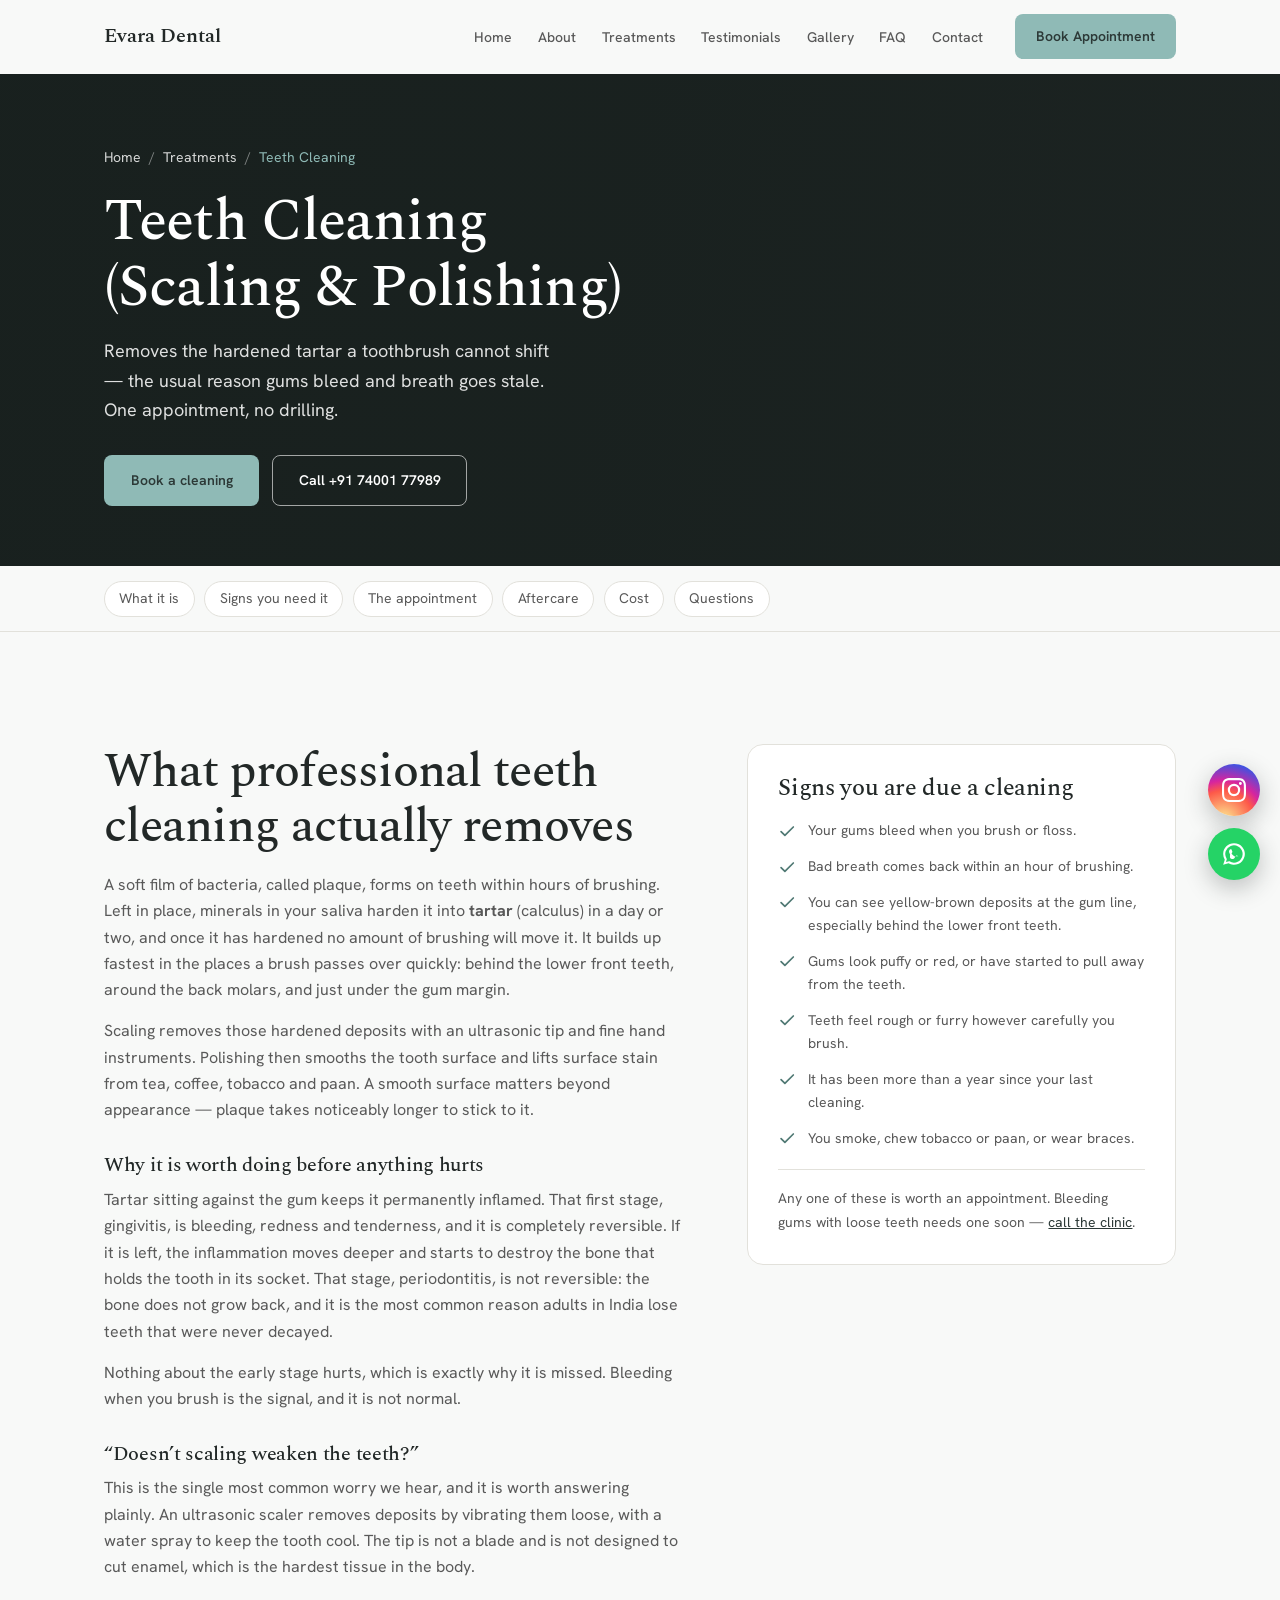
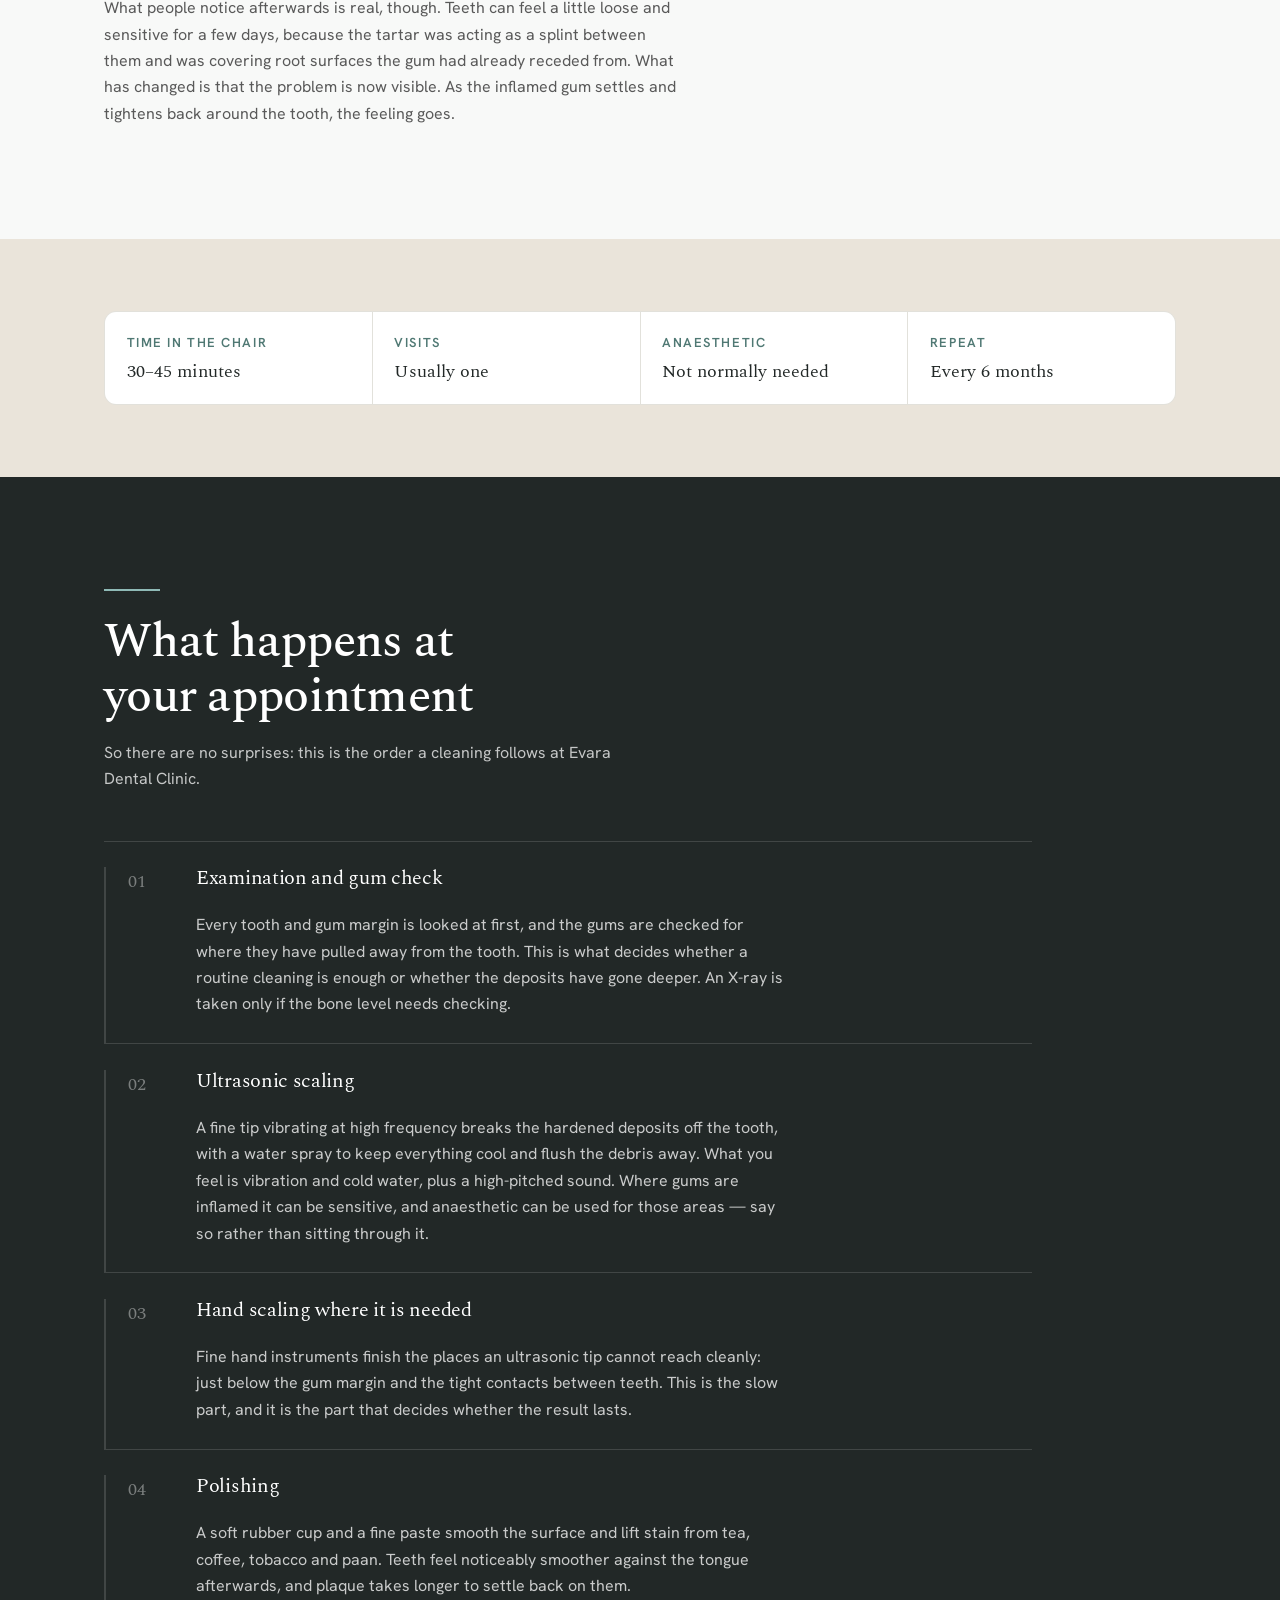
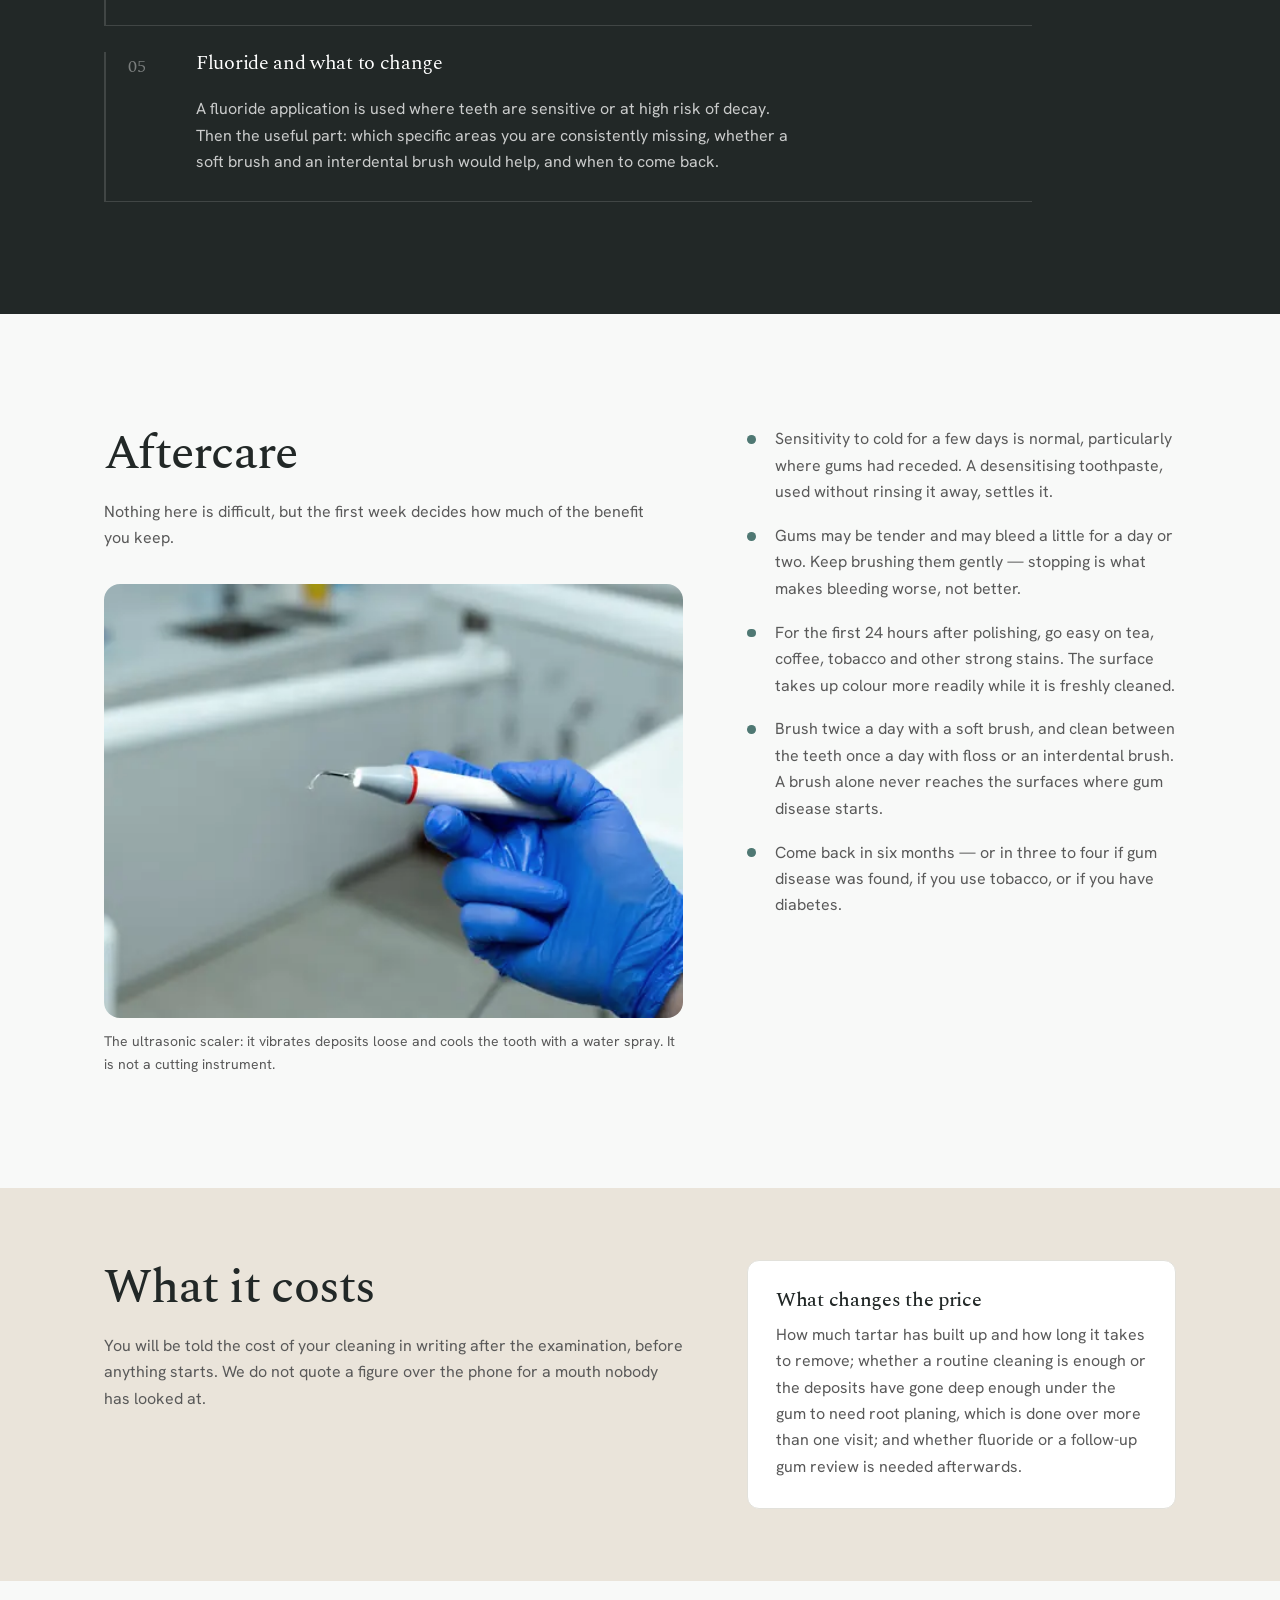
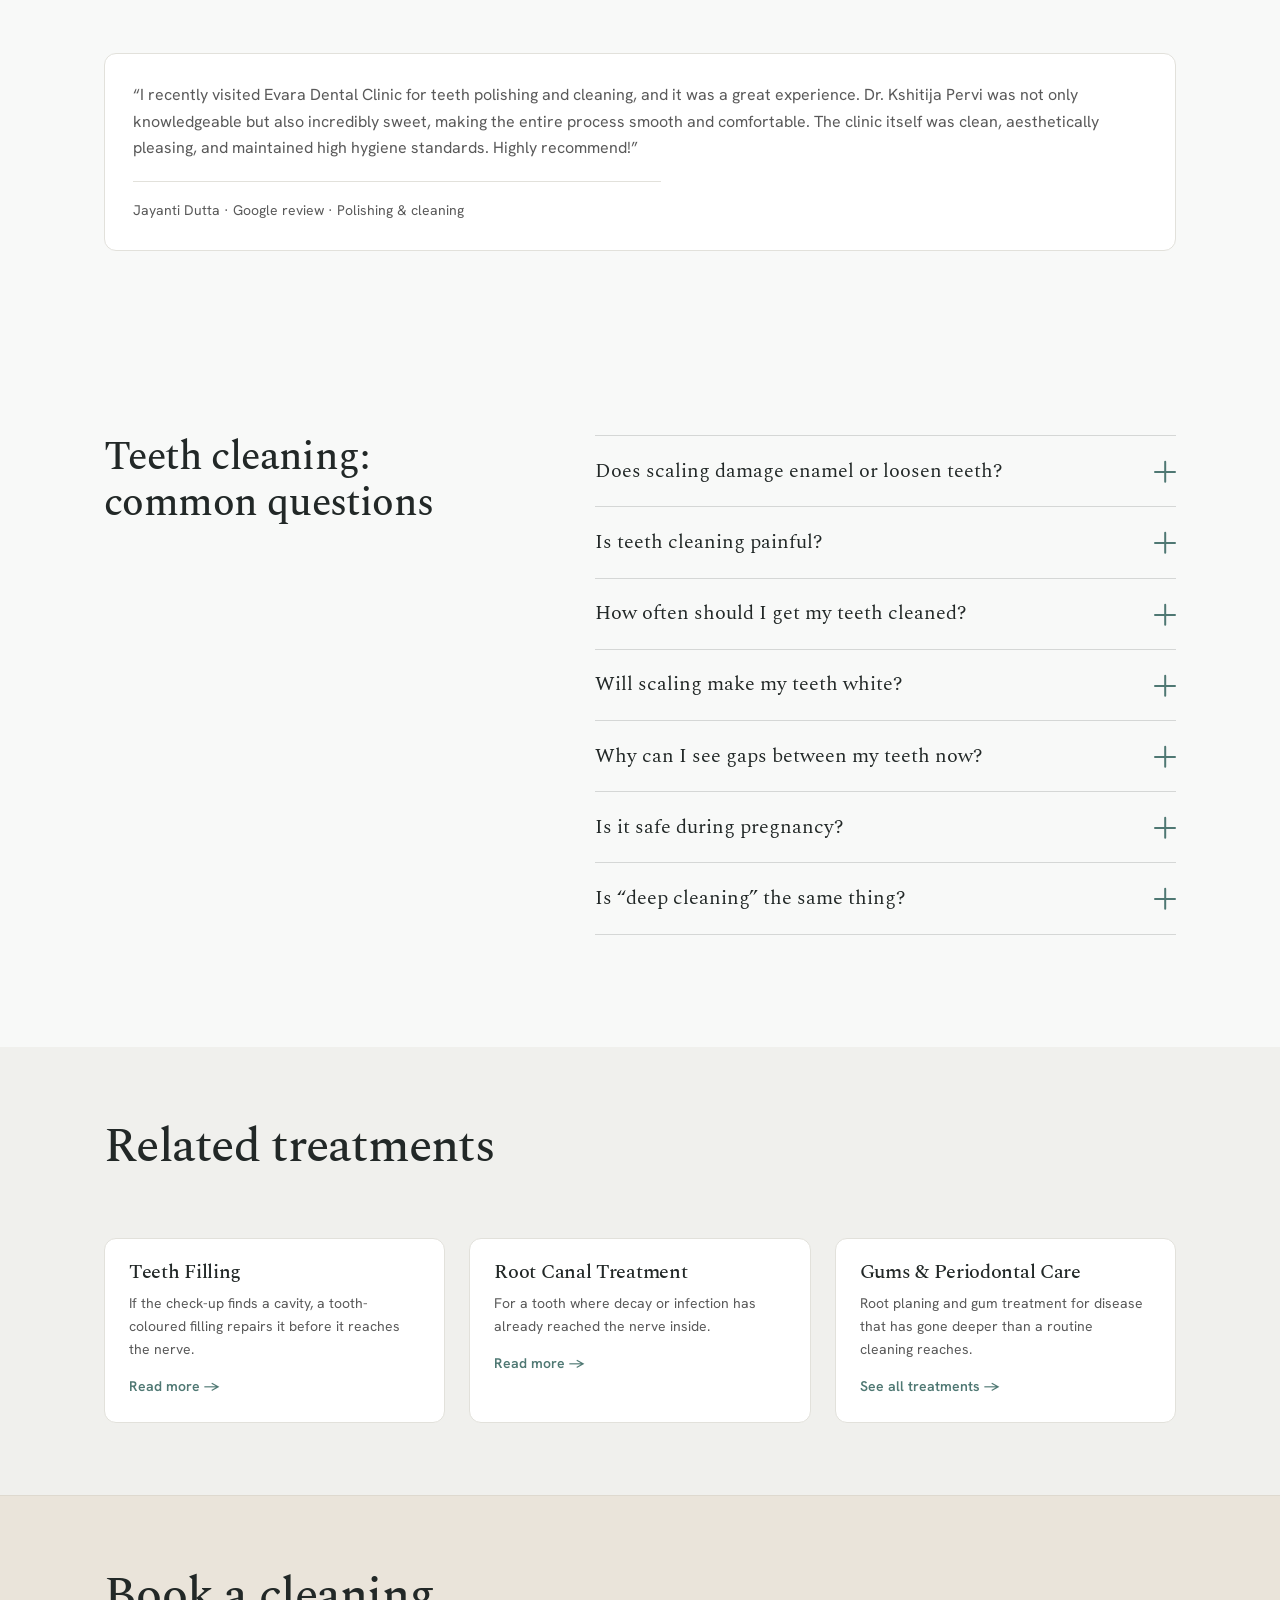
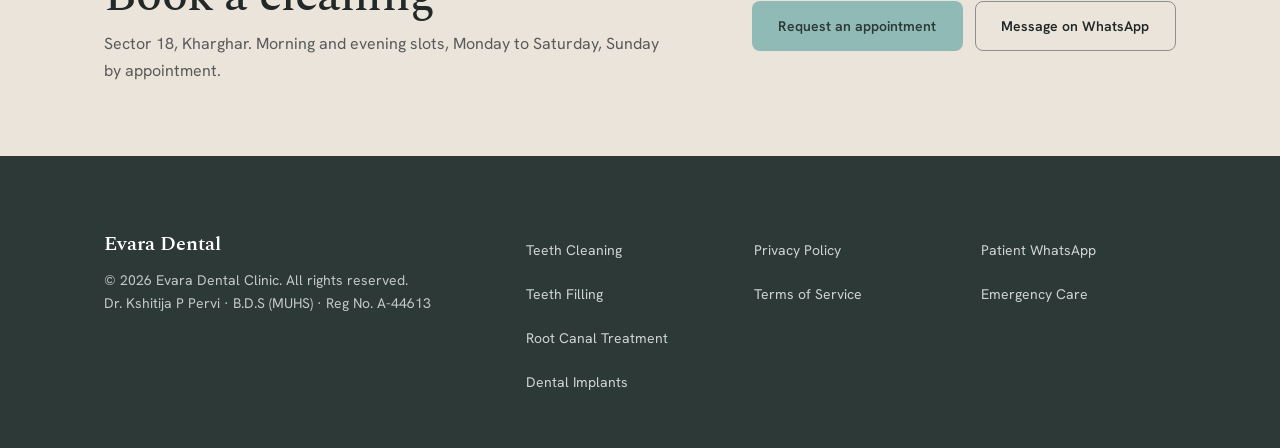
<file: services/teeth-cleaning.html>
<!DOCTYPE html>
<html lang="en">
<head>
  <meta charset="UTF-8">
  <meta name="viewport" content="width=device-width, initial-scale=1.0">
  <title>Teeth Cleaning in Kharghar &mdash; Scaling &amp; Polishing | Evara Dental Clinic</title>
  <meta name="description" content="Professional teeth cleaning (scaling and polishing) at Evara Dental Clinic, Sector 18 Kharghar. What it involves, whether it damages enamel, aftercare and how often to repeat it.">
  <meta name="google-site-verification" content="LVoANlV-i116eSWeXm57ypzHYZ6U4d6oAozTyZI0ArM" />
  <meta name="robots" content="index, follow, max-image-preview:large, max-snippet:-1">
  <link rel="canonical" href="https://www.evaradental.in/services/teeth-cleaning.html">
  <meta property="og:url" content="https://www.evaradental.in/services/teeth-cleaning.html">
  <meta property="og:locale" content="en_IN">
  <meta property="og:type" content="article">
  <meta property="og:site_name" content="Evara Dental Clinic">
  <meta property="og:title" content="Teeth Cleaning (Scaling &amp; Polishing) in Kharghar | Evara Dental Clinic">
  <meta property="og:description" content="What professional teeth cleaning actually removes, what the appointment feels like, and why scaling does not weaken your teeth.">
  <meta property="og:image" content="https://www.evaradental.in/images/services/hero-teeth-cleaning-1600.webp">
  <meta name="twitter:image" content="https://www.evaradental.in/images/services/hero-teeth-cleaning-1600.webp">
  <meta name="twitter:card" content="summary_large_image">
  <meta name="twitter:title" content="Teeth Cleaning (Scaling &amp; Polishing) in Kharghar | Evara Dental Clinic">
  <meta name="twitter:description" content="What professional teeth cleaning actually removes, what the appointment feels like, and why scaling does not weaken your teeth.">
  <link rel="preconnect" href="https://fonts.googleapis.com">
  <link rel="preconnect" href="https://fonts.gstatic.com" crossorigin>
  <link href="https://fonts.googleapis.com/css2?family=Spectral:ital,wght@0,400;0,500;0,600;1,400&family=Hanken+Grotesk:wght@400;500;600&display=swap" rel="stylesheet">
  <link rel="stylesheet" href="../styles.css">
  <link rel="icon" type="image/svg+xml" href='data:image/svg+xml,<svg xmlns="http://www.w3.org/2000/svg" viewBox="0 0 32 32"><path d="M16 3C11 3 7 6.5 7 11.5c0 3.5 1.5 5.5 2.2 8.2.7 2.7 1 8.3 3.3 8.3 2 0 1.4-4.5 3.5-4.5s1.5 4.5 3.5 4.5c2.3 0 2.6-5.6 3.3-8.3.7-2.7 2.2-4.7 2.2-8.2C25 6.5 21 3 16 3z" fill="none" stroke="%232C3937" stroke-width="2"/></svg>'>

  <script type="application/ld+json">
  {
    "@context": "https://schema.org",
    "@graph": [
      {
        "@type": "MedicalWebPage",
        "url": "https://www.evaradental.in/services/teeth-cleaning.html",
        "isPartOf": { "@id": "https://www.evaradental.in/#clinic" },
        "name": "Teeth Cleaning (Scaling and Polishing) in Kharghar",
        "description": "Professional teeth cleaning at Evara Dental Clinic, Sector 18 Kharghar: what scaling and polishing removes, what the appointment involves, aftercare and how often it should be repeated.",
        "inLanguage": "en",
        "about": {
          "@type": "MedicalProcedure",
          "name": "Dental scaling and polishing",
          "alternateName": ["Teeth cleaning", "Dental prophylaxis", "Scaling"],
          "procedureType": "https://schema.org/NoninvasiveProcedure",
          "bodyLocation": "Teeth and gums",
          "howPerformed": "Hardened plaque (tartar) is removed from the tooth surfaces and just below the gum margin with an ultrasonic scaler and fine hand instruments, and the teeth are then polished with a rubber cup and a fine paste.",
          "preparation": "No preparation is needed. Tell the dentist about any heart condition, pacemaker, diabetes or blood thinners before the appointment."
        }
      },
      {
        "@type": "BreadcrumbList",
        "itemListElement": [
          { "@type": "ListItem", "position": 1, "name": "Home", "item": "https://www.evaradental.in/" },
          { "@type": "ListItem", "position": 2, "name": "Treatments", "item": "https://www.evaradental.in/services/" },
          { "@type": "ListItem", "position": 3, "name": "Teeth Cleaning" }
        ]
      },
      {
        "@type": "FAQPage",
        "mainEntity": [
          {
            "@type": "Question",
            "name": "Does scaling damage enamel or loosen teeth?",
            "acceptedAnswer": { "@type": "Answer", "text": "No. An ultrasonic scaler works by vibrating hardened deposits off the tooth; the tip is not sharp and is not designed to cut enamel. Teeth can feel slightly loose or sensitive for a few days afterwards because the tartar that was splinting them together and covering exposed root surfaces has gone. That settles as the inflamed gum tightens back around the tooth." }
          },
          {
            "@type": "Question",
            "name": "Is teeth cleaning painful?",
            "acceptedAnswer": { "@type": "Answer", "text": "For most people it is not painful, only odd: vibration, a high-pitched sound and cold water spray. If the gums are already inflamed or the roots are exposed, parts of it can be sensitive, and local anaesthetic can be used for those areas. Tell the dentist as it happens rather than sitting through it." }
          },
          {
            "@type": "Question",
            "name": "How often should teeth be cleaned professionally?",
            "acceptedAnswer": { "@type": "Answer", "text": "Every six months suits most people. Three to four months is better if you have been treated for gum disease, if you smoke or use tobacco or paan, if you have diabetes, or if you wear braces." }
          },
          {
            "@type": "Question",
            "name": "Will scaling make my teeth white?",
            "acceptedAnswer": { "@type": "Answer", "text": "It returns them to their own natural shade by removing tartar and surface stain from tea, coffee, tobacco and paan. It does not bleach the tooth, so it will not make teeth whiter than they naturally are. That is what whitening is for, and it is a separate treatment." }
          },
          {
            "@type": "Question",
            "name": "Why are there gaps between my teeth after scaling?",
            "acceptedAnswer": { "@type": "Answer", "text": "The gaps were already there, filled by tartar and by swollen gum tissue. Once the deposits are removed and the swelling settles, the real spaces show. They are a sign of gum disease that had already progressed, not of the cleaning." }
          },
          {
            "@type": "Question",
            "name": "Is teeth cleaning safe during pregnancy?",
            "acceptedAnswer": { "@type": "Answer", "text": "Yes, and it is often needed: hormonal changes make gums more likely to swell and bleed during pregnancy. The second trimester is usually the most comfortable time. Tell us you are pregnant so X-rays are avoided unless genuinely necessary." }
          }
        ]
      }
    ]
  }
  </script>
</head>
<body>

  <a class="skip-link" href="#main">Skip to content</a>


  <!-- ======================= NAVIGATION ======================= -->
  <header class="site-header" id="siteHeader">
    <nav class="nav" aria-label="Main">
      <a href="../index.html" class="brand">Evara Dental</a>

      <button class="nav-toggle" id="navToggle" aria-expanded="false" aria-controls="navMenu">
        <span class="nav-toggle-bar"></span>
        <span class="nav-toggle-bar"></span>
        <span class="sr-only">Open menu</span>
      </button>

      <div class="nav-menu" id="navMenu">
        <ul class="nav-links">
          <li><a href="../index.html">Home</a></li>
          <li><a href="../index.html#about">About</a></li>
          <li><a href="index.html" class="active">Treatments</a></li>
          <li><a href="../index.html#testimonials">Testimonials</a></li>
          <li><a href="../index.html#gallery">Gallery</a></li>
          <li><a href="../index.html#faq">FAQ</a></li>
          <li><a href="../index.html#contact">Contact</a></li>
        </ul>
        <a href="../index.html#contact" class="btn btn-primary nav-cta">Book Appointment</a>
      </div>
    </nav>
  </header>

  <main id="main">

    <!-- ======================= HERO ======================= -->
    <section class="page-hero">
      <picture>
        <source type="image/webp" media="(max-width: 900px)" srcset="../images/services/hero-teeth-cleaning-900.webp">
        <img class="page-hero-img" src="../images/services/hero-teeth-cleaning-1600.webp" alt="A dentist cleaning a patient's teeth with an ultrasonic scaler and suction" width="1600" height="700" fetchpriority="high" decoding="async">
      </picture>
      <div class="container">
        <div class="page-hero-copy">
          <nav class="breadcrumb" aria-label="Breadcrumb">
            <ol>
              <li><a href="../index.html">Home</a></li>
              <li><a href="index.html">Treatments</a></li>
              <li><span aria-current="page">Teeth Cleaning</span></li>
            </ol>
          </nav>
          <span class="pill">Treatment</span>
          <h1>Teeth Cleaning<br>(Scaling &amp; Polishing)</h1>
          <p class="page-hero-lead">Removes the hardened tartar a toothbrush cannot shift &mdash; the usual reason gums bleed and breath goes stale. One appointment, no drilling.</p>
          <div class="hero-actions">
            <a href="../index.html#contact" class="btn btn-primary">Book a cleaning</a>
            <a href="tel:+917400177989" class="btn btn-outline btn-outline--light">Call +91 74001 77989</a>
          </div>
        </div>
      </div>
    </section>

    <nav class="jump-nav" aria-label="On this page">
      <div class="container">
        <ul>
          <li><a href="#svc-overview">What it is</a></li>
          <li><a href="#svc-signs">Signs you need it</a></li>
          <li><a href="#svc-steps">The appointment</a></li>
          <li><a href="#svc-aftercare">Aftercare</a></li>
          <li><a href="#svc-cost">Cost</a></li>
          <li><a href="#svc-faq">Questions</a></li>
        </ul>
      </div>
    </nav>

    <!-- ======================= OVERVIEW ======================= -->
    <section class="svc-section" id="svc-overview">
      <div class="container svc-split">
        <div class="svc-prose">
          <h2>What professional teeth cleaning actually removes</h2>
          <p>A soft film of bacteria, called plaque, forms on teeth within hours of brushing. Left in place, minerals in your saliva harden it into <strong>tartar</strong> (calculus) in a day or two, and once it has hardened no amount of brushing will move it. It builds up fastest in the places a brush passes over quickly: behind the lower front teeth, around the back molars, and just under the gum margin.</p>
          <p>Scaling removes those hardened deposits with an ultrasonic tip and fine hand instruments. Polishing then smooths the tooth surface and lifts surface stain from tea, coffee, tobacco and paan. A smooth surface matters beyond appearance &mdash; plaque takes noticeably longer to stick to it.</p>

          <h3>Why it is worth doing before anything hurts</h3>
          <p>Tartar sitting against the gum keeps it permanently inflamed. That first stage, gingivitis, is bleeding, redness and tenderness, and it is completely reversible. If it is left, the inflammation moves deeper and starts to destroy the bone that holds the tooth in its socket. That stage, periodontitis, is not reversible: the bone does not grow back, and it is the most common reason adults in India lose teeth that were never decayed.</p>
          <p>Nothing about the early stage hurts, which is exactly why it is missed. Bleeding when you brush is the signal, and it is not normal.</p>

          <h3 id="svc-myth">&ldquo;Doesn&rsquo;t scaling weaken the teeth?&rdquo;</h3>
          <p>This is the single most common worry we hear, and it is worth answering plainly. An ultrasonic scaler removes deposits by vibrating them loose, with a water spray to keep the tooth cool. The tip is not a blade and is not designed to cut enamel, which is the hardest tissue in the body.</p>
          <p>What people notice afterwards is real, though. Teeth can feel a little loose and sensitive for a few days, because the tartar was acting as a splint between them and was covering root surfaces the gum had already receded from. What has changed is that the problem is now visible. As the inflamed gum settles and tightens back around the tooth, the feeling goes.</p>
        </div>

        <aside class="check-card" id="svc-signs" aria-labelledby="signsTitle">
          <h2 id="signsTitle">Signs you are due a cleaning</h2>
          <ul class="check-list">
            <li><svg viewBox="0 0 24 24" aria-hidden="true"><path fill="none" stroke="currentColor" stroke-width="2.2" stroke-linecap="round" stroke-linejoin="round" d="M4 12.5l5 5L20 6.5"/></svg><span>Your gums bleed when you brush or floss.</span></li>
            <li><svg viewBox="0 0 24 24" aria-hidden="true"><path fill="none" stroke="currentColor" stroke-width="2.2" stroke-linecap="round" stroke-linejoin="round" d="M4 12.5l5 5L20 6.5"/></svg><span>Bad breath comes back within an hour of brushing.</span></li>
            <li><svg viewBox="0 0 24 24" aria-hidden="true"><path fill="none" stroke="currentColor" stroke-width="2.2" stroke-linecap="round" stroke-linejoin="round" d="M4 12.5l5 5L20 6.5"/></svg><span>You can see yellow-brown deposits at the gum line, especially behind the lower front teeth.</span></li>
            <li><svg viewBox="0 0 24 24" aria-hidden="true"><path fill="none" stroke="currentColor" stroke-width="2.2" stroke-linecap="round" stroke-linejoin="round" d="M4 12.5l5 5L20 6.5"/></svg><span>Gums look puffy or red, or have started to pull away from the teeth.</span></li>
            <li><svg viewBox="0 0 24 24" aria-hidden="true"><path fill="none" stroke="currentColor" stroke-width="2.2" stroke-linecap="round" stroke-linejoin="round" d="M4 12.5l5 5L20 6.5"/></svg><span>Teeth feel rough or furry however carefully you brush.</span></li>
            <li><svg viewBox="0 0 24 24" aria-hidden="true"><path fill="none" stroke="currentColor" stroke-width="2.2" stroke-linecap="round" stroke-linejoin="round" d="M4 12.5l5 5L20 6.5"/></svg><span>It has been more than a year since your last cleaning.</span></li>
            <li><svg viewBox="0 0 24 24" aria-hidden="true"><path fill="none" stroke="currentColor" stroke-width="2.2" stroke-linecap="round" stroke-linejoin="round" d="M4 12.5l5 5L20 6.5"/></svg><span>You smoke, chew tobacco or paan, or wear braces.</span></li>
          </ul>
          <p class="check-note">Any one of these is worth an appointment. Bleeding gums with loose teeth needs one soon &mdash; <a href="tel:+917400177989">call the clinic</a>.</p>
        </aside>
      </div>
    </section>

    <!-- ======================= QUICK FACTS ======================= -->
    <section class="svc-section svc-section--tight band-beige">
      <div class="container">
        <dl class="facts">
          <div>
            <dt>Time in the chair</dt>
            <dd>30&ndash;45 minutes</dd>
          </div>
          <div>
            <dt>Visits</dt>
            <dd>Usually one</dd>
          </div>
          <div>
            <dt>Anaesthetic</dt>
            <dd>Not normally needed</dd>
          </div>
          <div>
            <dt>Repeat</dt>
            <dd>Every 6 months</dd>
          </div>
        </dl>
      </div>
    </section>

    <!-- ======================= PROCESS ======================= -->
    <section class="steps-band" id="svc-steps" aria-labelledby="stepsTitle">
      <div class="container">
        <span class="steps-rule" aria-hidden="true"></span>
        <h2 id="stepsTitle">What happens at<br>your appointment</h2>
        <p class="steps-intro">So there are no surprises: this is the order a cleaning follows at Evara Dental Clinic.</p>

        <ol class="steps" data-rail>
          <li>
            <span class="step-no" aria-hidden="true">01</span>
            <h3>Examination and gum check</h3>
            <p>Every tooth and gum margin is looked at first, and the gums are checked for where they have pulled away from the tooth. This is what decides whether a routine cleaning is enough or whether the deposits have gone deeper. An X-ray is taken only if the bone level needs checking.</p>
          </li>
          <li>
            <span class="step-no" aria-hidden="true">02</span>
            <h3>Ultrasonic scaling</h3>
            <p>A fine tip vibrating at high frequency breaks the hardened deposits off the tooth, with a water spray to keep everything cool and flush the debris away. What you feel is vibration and cold water, plus a high-pitched sound. Where gums are inflamed it can be sensitive, and anaesthetic can be used for those areas &mdash; say so rather than sitting through it.</p>
          </li>
          <li>
            <span class="step-no" aria-hidden="true">03</span>
            <h3>Hand scaling where it is needed</h3>
            <p>Fine hand instruments finish the places an ultrasonic tip cannot reach cleanly: just below the gum margin and the tight contacts between teeth. This is the slow part, and it is the part that decides whether the result lasts.</p>
          </li>
          <li>
            <span class="step-no" aria-hidden="true">04</span>
            <h3>Polishing</h3>
            <p>A soft rubber cup and a fine paste smooth the surface and lift stain from tea, coffee, tobacco and paan. Teeth feel noticeably smoother against the tongue afterwards, and plaque takes longer to settle back on them.</p>
          </li>
          <li>
            <span class="step-no" aria-hidden="true">05</span>
            <h3>Fluoride and what to change</h3>
            <p>A fluoride application is used where teeth are sensitive or at high risk of decay. Then the useful part: which specific areas you are consistently missing, whether a soft brush and an interdental brush would help, and when to come back.</p>
          </li>
        </ol>
      </div>
    </section>

    <!-- ======================= AFTERCARE ======================= -->
    <section class="svc-section" id="svc-aftercare">
      <div class="container svc-split">
        <div class="svc-prose">
          <h2>Aftercare</h2>
          <p>Nothing here is difficult, but the first week decides how much of the benefit you keep.</p>
          <figure class="svc-figure" style="margin-top:2rem">
            <picture>
              <source type="image/webp" media="(max-width: 700px)" srcset="../images/services/detail-teeth-cleaning-500.webp">
              <img src="../images/services/detail-teeth-cleaning-900.webp" alt="An ultrasonic scaler tip held in a gloved hand, with a drop of water at the tip" width="900" height="675" loading="lazy" decoding="async">
            </picture>
            <figcaption>The ultrasonic scaler: it vibrates deposits loose and cools the tooth with a water spray. It is not a cutting instrument.</figcaption>
          </figure>
        </div>
        <div>
          <ul class="dot-list">
            <li>Sensitivity to cold for a few days is normal, particularly where gums had receded. A desensitising toothpaste, used without rinsing it away, settles it.</li>
            <li>Gums may be tender and may bleed a little for a day or two. Keep brushing them gently &mdash; stopping is what makes bleeding worse, not better.</li>
            <li>For the first 24 hours after polishing, go easy on tea, coffee, tobacco and other strong stains. The surface takes up colour more readily while it is freshly cleaned.</li>
            <li>Brush twice a day with a soft brush, and clean between the teeth once a day with floss or an interdental brush. A brush alone never reaches the surfaces where gum disease starts.</li>
            <li>Come back in six months &mdash; or in three to four if gum disease was found, if you use tobacco, or if you have diabetes.</li>
          </ul>
        </div>
      </div>
    </section>

    <!-- ======================= COST ======================= -->
    <section class="svc-section svc-section--tight band-beige" id="svc-cost">
      <div class="container svc-split">
        <div class="svc-prose">
          <h2>What it costs</h2>
          <p>You will be told the cost of your cleaning in writing after the examination, before anything starts. We do not quote a figure over the phone for a mouth nobody has looked at.</p>
        </div>
        <div class="note-card">
          <h3>What changes the price</h3>
          <p>How much tartar has built up and how long it takes to remove; whether a routine cleaning is enough or the deposits have gone deep enough under the gum to need root planing, which is done over more than one visit; and whether fluoride or a follow-up gum review is needed afterwards.</p>
        </div>
      </div>
    </section>

    <!-- ======================= PATIENT VOICE ======================= -->
    <section class="svc-section svc-section--tight">
      <div class="container">
        <div class="note-card">
          <blockquote>&ldquo;I recently visited Evara Dental Clinic for teeth polishing and cleaning, and it was a great experience. Dr. Kshitija Pervi was not only knowledgeable but also incredibly sweet, making the entire process smooth and comfortable. The clinic itself was clean, aesthetically pleasing, and maintained high hygiene standards. Highly recommend!&rdquo;</blockquote>
          <p class="check-note">Jayanti Dutta &middot; Google review &middot; Polishing &amp; cleaning</p>
        </div>
      </div>
    </section>

    <!-- ======================= FAQ ======================= -->
    <section class="faq" id="svc-faq" aria-labelledby="faqTitle">
      <div class="container faq-layout">
        <div class="section-head">
          <h2 id="faqTitle">Teeth cleaning: common questions</h2>
        </div>
        <div class="faq-list">

          <details class="faq-item">
            <summary>
              Does scaling damage enamel or loosen teeth?
              <span class="faq-mark" aria-hidden="true"></span>
            </summary>
            <div class="faq-answer"><div>
              <p>No. The ultrasonic tip vibrates hardened deposits off the tooth; it is not sharp and is not designed to cut enamel. Teeth can feel slightly loose or sensitive for a few days afterwards because the tartar that was splinting them together and covering exposed root surfaces has gone. That settles as the inflamed gum tightens back around the tooth.</p>
            </div></div>
          </details>

          <details class="faq-item">
            <summary>
              Is teeth cleaning painful?
              <span class="faq-mark" aria-hidden="true"></span>
            </summary>
            <div class="faq-answer"><div>
              <p>For most people it is not painful, only strange: vibration, a high-pitched sound and cold water. If your gums are already inflamed or the roots are exposed, parts of it can be sensitive, and local anaesthetic can be used for those areas. Tell the dentist while it is happening rather than sitting through it.</p>
            </div></div>
          </details>

          <details class="faq-item">
            <summary>
              How often should I get my teeth cleaned?
              <span class="faq-mark" aria-hidden="true"></span>
            </summary>
            <div class="faq-answer"><div>
              <p>Every six months suits most people. Three to four months is better if you have been treated for gum disease, if you smoke or use tobacco or paan, if you have diabetes, or if you wear braces &mdash; in all of those, deposits return faster.</p>
            </div></div>
          </details>

          <details class="faq-item">
            <summary>
              Will scaling make my teeth white?
              <span class="faq-mark" aria-hidden="true"></span>
            </summary>
            <div class="faq-answer"><div>
              <p>It returns them to their own natural shade by removing tartar and surface stain. It does not bleach the tooth, so it cannot make teeth whiter than they naturally are. That is whitening, which is a separate treatment &mdash; and it is always done after a cleaning, never instead of one.</p>
            </div></div>
          </details>

          <details class="faq-item">
            <summary>
              Why can I see gaps between my teeth now?
              <span class="faq-mark" aria-hidden="true"></span>
            </summary>
            <div class="faq-answer"><div>
              <p>The gaps were already there, filled by tartar and by swollen gum tissue. Once the deposits are gone and the swelling settles, the real spaces show. They are evidence of gum disease that had already progressed, not something the cleaning caused. Leaving the tartar in place would only have hidden it while the bone loss continued.</p>
            </div></div>
          </details>

          <details class="faq-item">
            <summary>
              Is it safe during pregnancy?
              <span class="faq-mark" aria-hidden="true"></span>
            </summary>
            <div class="faq-answer"><div>
              <p>Yes, and it is often needed: hormonal changes make gums much more likely to swell and bleed during pregnancy. The second trimester is usually the most comfortable time to sit through it. Do tell us you are pregnant, so X-rays are avoided unless they are genuinely necessary.</p>
            </div></div>
          </details>

          <details class="faq-item">
            <summary>
              Is &ldquo;deep cleaning&rdquo; the same thing?
              <span class="faq-mark" aria-hidden="true"></span>
            </summary>
            <div class="faq-answer"><div>
              <p>No. Deep cleaning &mdash; root planing &mdash; is for gum disease that has already gone below the gum line and started to affect bone. It cleans the root surface itself, usually under local anaesthetic and over more than one visit. If your gum check shows it is needed, you will be told why before it is booked.</p>
            </div></div>
          </details>

        </div>
      </div>
    </section>

    <!-- ======================= RELATED ======================= -->
    <section class="svc-section svc-section--tight band-alt" aria-labelledby="relatedTitle">
      <div class="container">
        <div class="section-head">
          <h2 id="relatedTitle">Related treatments</h2>
        </div>
        <div class="link-grid">
          <a class="link-card" href="teeth-filling.html">
            <h3>Teeth Filling</h3>
            <p>If the check-up finds a cavity, a tooth-coloured filling repairs it before it reaches the nerve.</p>
            <span class="link-more">Read more &rarr;</span>
          </a>
          <a class="link-card" href="root-canal-treatment.html">
            <h3>Root Canal Treatment</h3>
            <p>For a tooth where decay or infection has already reached the nerve inside.</p>
            <span class="link-more">Read more &rarr;</span>
          </a>
          <a class="link-card" href="index.html#more">
            <h3>Gums &amp; Periodontal Care</h3>
            <p>Root planing and gum treatment for disease that has gone deeper than a routine cleaning reaches.</p>
            <span class="link-more">See all treatments &rarr;</span>
          </a>
        </div>
      </div>
    </section>

    <!-- ======================= CTA ======================= -->
    <section class="cta-band">
      <div class="container cta-inner">
        <div>
          <h2>Book a cleaning</h2>
          <p>Sector 18, Kharghar. Morning and evening slots, Monday to Saturday, Sunday by appointment.</p>
        </div>
        <div class="cta-actions">
          <a href="../index.html#contact" class="btn btn-primary">Request an appointment</a>
          <a href="https://wa.me/917400177989?text=Hello%20Evara%20Dental%20Clinic%2C%20I%27d%20like%20to%20book%20a%20teeth%20cleaning." class="btn btn-outline" target="_blank" rel="noopener">Message on WhatsApp</a>
        </div>
      </div>
    </section>

  </main>

  <!-- ======================= FOOTER ======================= -->
  <footer class="site-footer">
    <div class="container footer-grid">
      <div>
        <p class="footer-brand">Evara Dental</p>
        <p class="footer-fine">&copy; <span id="year">2026</span> Evara Dental Clinic. All rights reserved.</p>
        <p class="footer-fine">Dr. Kshitija P Pervi &middot; B.D.S (MUHS) &middot; Reg No. A-44613</p>
      </div>
      <nav class="footer-col" aria-label="Treatments">
        <a href="teeth-cleaning.html">Teeth Cleaning</a>
        <a href="teeth-filling.html">Teeth Filling</a>
        <a href="root-canal-treatment.html">Root Canal Treatment</a>
        <a href="dental-implants.html">Dental Implants</a>
      </nav>
      <nav class="footer-col" aria-label="Legal">
        <a href="#">Privacy Policy</a>
        <a href="#">Terms of Service</a>
      </nav>
      <nav class="footer-col" aria-label="Patient links">
        <a href="https://wa.me/917400177989" target="_blank" rel="noopener">Patient WhatsApp</a>
        <a href="tel:+917400177989">Emergency Care</a>
      </nav>
    </div>
  </footer>

  <div class="fab-stack">
    <a href="https://www.instagram.com/evara_dental_clinic" class="fab fab-instagram" target="_blank" rel="noopener" aria-label="Follow Evara Dental Clinic on Instagram">
      <svg viewBox="0 0 24 24" width="24" height="24" aria-hidden="true"><path fill="currentColor" d="M12 2.2c3.2 0 3.6 0 4.9.1 1.2.1 1.8.2 2.2.4.6.2 1 .5 1.4.9.4.4.7.8.9 1.4.2.4.4 1 .4 2.2.1 1.3.1 1.7.1 4.9s0 3.6-.1 4.9c-.1 1.2-.2 1.8-.4 2.2-.2.6-.5 1-.9 1.4-.4.4-.8.7-1.4.9-.4.2-1 .4-2.2.4-1.3.1-1.7.1-4.9.1s-3.6 0-4.9-.1c-1.2-.1-1.8-.2-2.2-.4-.6-.2-1-.5-1.4-.9-.4-.4-.7-.8-.9-1.4-.2-.4-.4-1-.4-2.2-.1-1.3-.1-1.7-.1-4.9s0-3.6.1-4.9c.1-1.2.2-1.8.4-2.2.2-.6.5-1 .9-1.4.4-.4.8-.7 1.4-.9.4-.2 1-.4 2.2-.4 1.3-.1 1.7-.1 4.9-.1m0-2.2C8.7 0 8.3 0 7 .1 5.7.2 4.9.4 4.1.7c-.8.3-1.5.7-2.1 1.4C1.3 2.7.9 3.4.6 4.2.3 4.9.1 5.8.1 7 0 8.3 0 8.7 0 12s0 3.7.1 5c.1 1.2.3 2.1.6 2.8.3.8.7 1.5 1.4 2.1.6.6 1.3 1.1 2.1 1.4.7.3 1.6.5 2.8.6 1.3.1 1.7.1 5 .1s3.7 0 5-.1c1.2-.1 2.1-.3 2.8-.6.8-.3 1.5-.7 2.1-1.4.6-.6 1.1-1.3 1.4-2.1.3-.7.5-1.6.6-2.8.1-1.3.1-1.7.1-5s0-3.7-.1-5c-.1-1.2-.3-2.1-.6-2.8-.3-.8-.7-1.5-1.4-2.1C21.3 1.3 20.6.9 19.8.6 19.1.3 18.2.1 17 .1 15.7 0 15.3 0 12 0zm0 5.8a6.2 6.2 0 1 0 0 12.4 6.2 6.2 0 0 0 0-12.4zM12 16a4 4 0 1 1 0-8 4 4 0 0 1 0 8zm6.4-11.9a1.4 1.4 0 1 0 0 2.9 1.4 1.4 0 0 0 0-2.9z"/></svg>
    </a>
    <a href="https://wa.me/917400177989?text=Hello%20Evara%20Dental%20Clinic%2C%20I%27d%20like%20to%20book%20an%20appointment."
       class="fab fab-whatsapp" target="_blank" rel="noopener" aria-label="Chat with Evara Dental Clinic on WhatsApp">
      <svg viewBox="0 0 24 24" width="26" height="26" aria-hidden="true"><path fill="currentColor" d="M12 2A10 10 0 0 0 2 12a9.9 9.9 0 0 0 1.5 5.3L2 22l4.9-1.4A10 10 0 1 0 12 2m0 18a8 8 0 0 1-4.2-1.2l-.3-.2-2.9.8.8-2.8-.2-.3A8 8 0 1 1 12 20m4.4-5.9c-.2-.1-1.4-.7-1.6-.8s-.4-.1-.5.1-.6.8-.8.9-.3.2-.5 0a6.5 6.5 0 0 1-1.9-1.2 7.3 7.3 0 0 1-1.3-1.6c-.1-.2 0-.4.1-.5l.4-.4a1.8 1.8 0 0 0 .2-.4.4.4 0 0 0 0-.4c0-.1-.5-1.3-.7-1.8s-.4-.4-.5-.4h-.5a.9.9 0 0 0-.6.3 2.6 2.6 0 0 0-.8 1.9 4.5 4.5 0 0 0 1 2.4A10.4 10.4 0 0 0 8.5 16a13 13 0 0 0 1.3.5 3.1 3.1 0 0 0 1.4.1 2.3 2.3 0 0 0 1.5-1.1 1.9 1.9 0 0 0 .1-1.1c0-.1-.2-.2-.4-.3"/></svg>
    </a>
  </div>

  <script src="../script.js"></script>
</body>
</html>
</file>
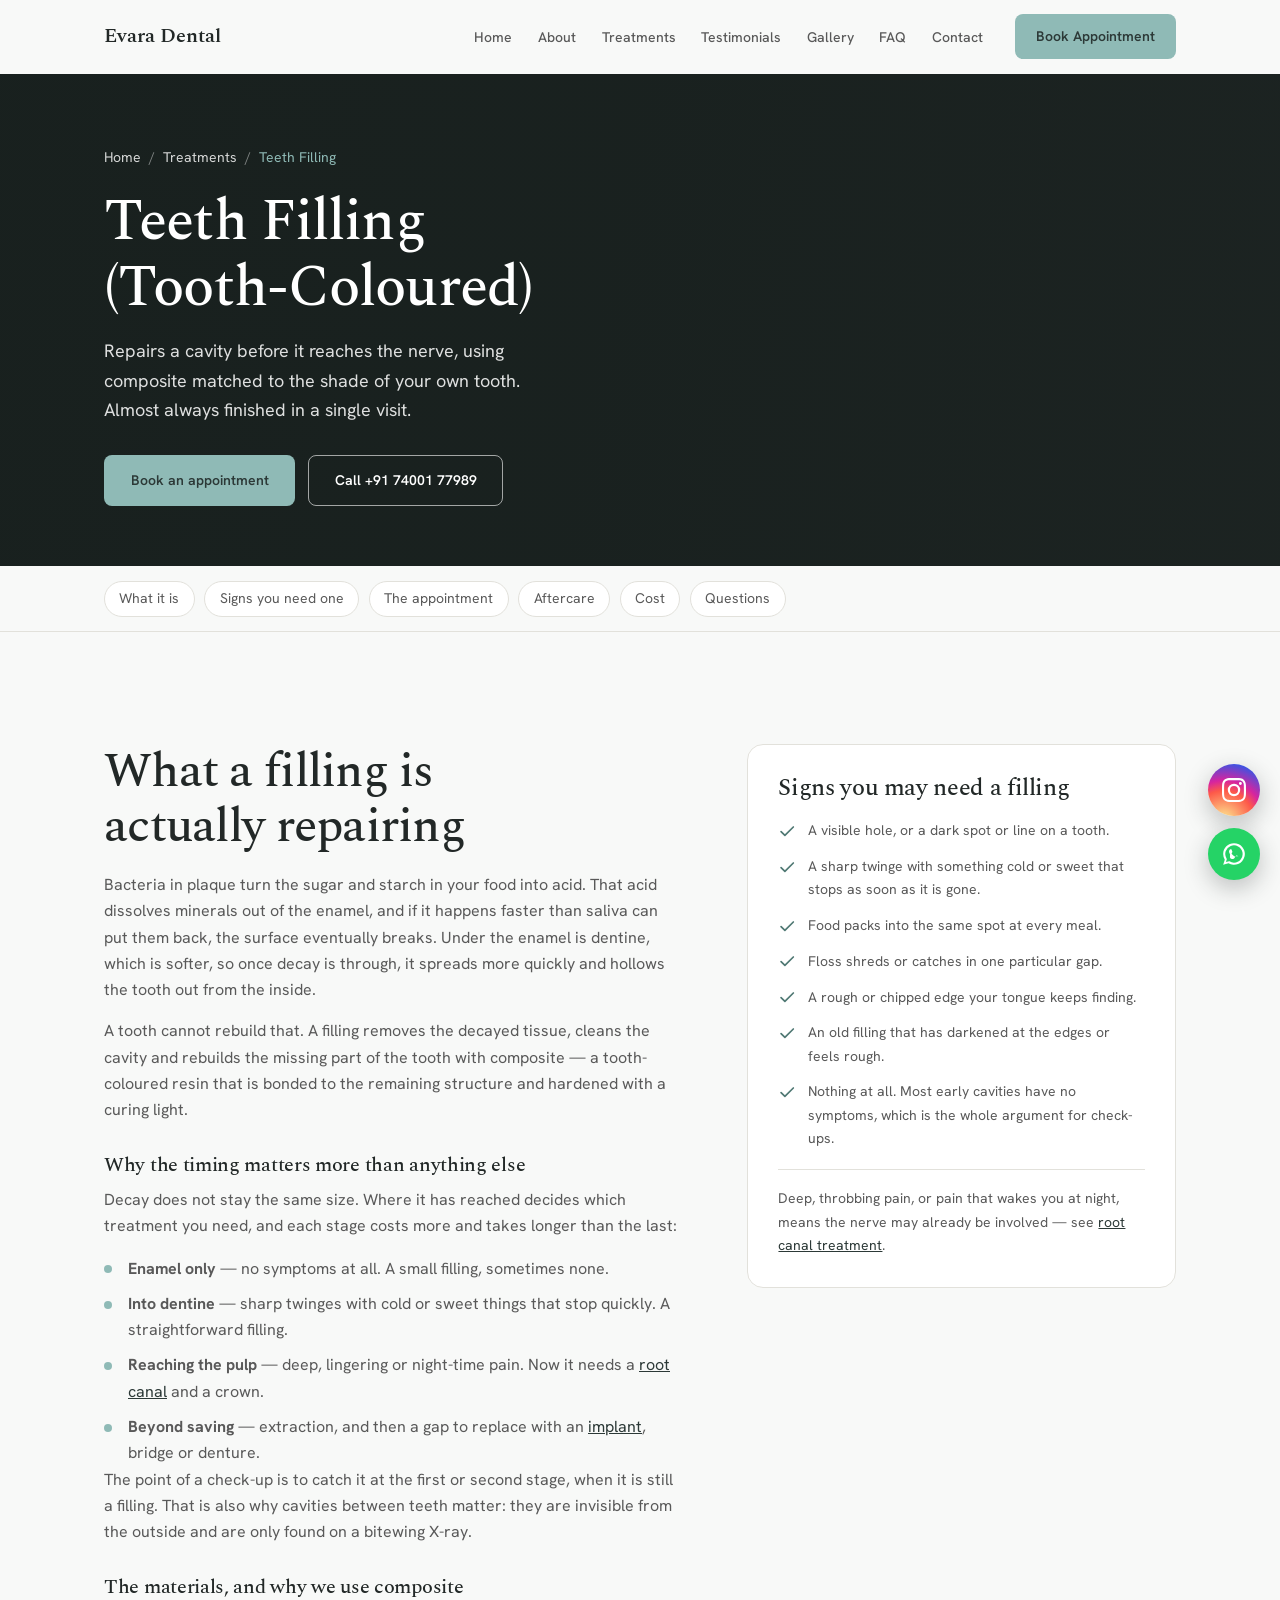
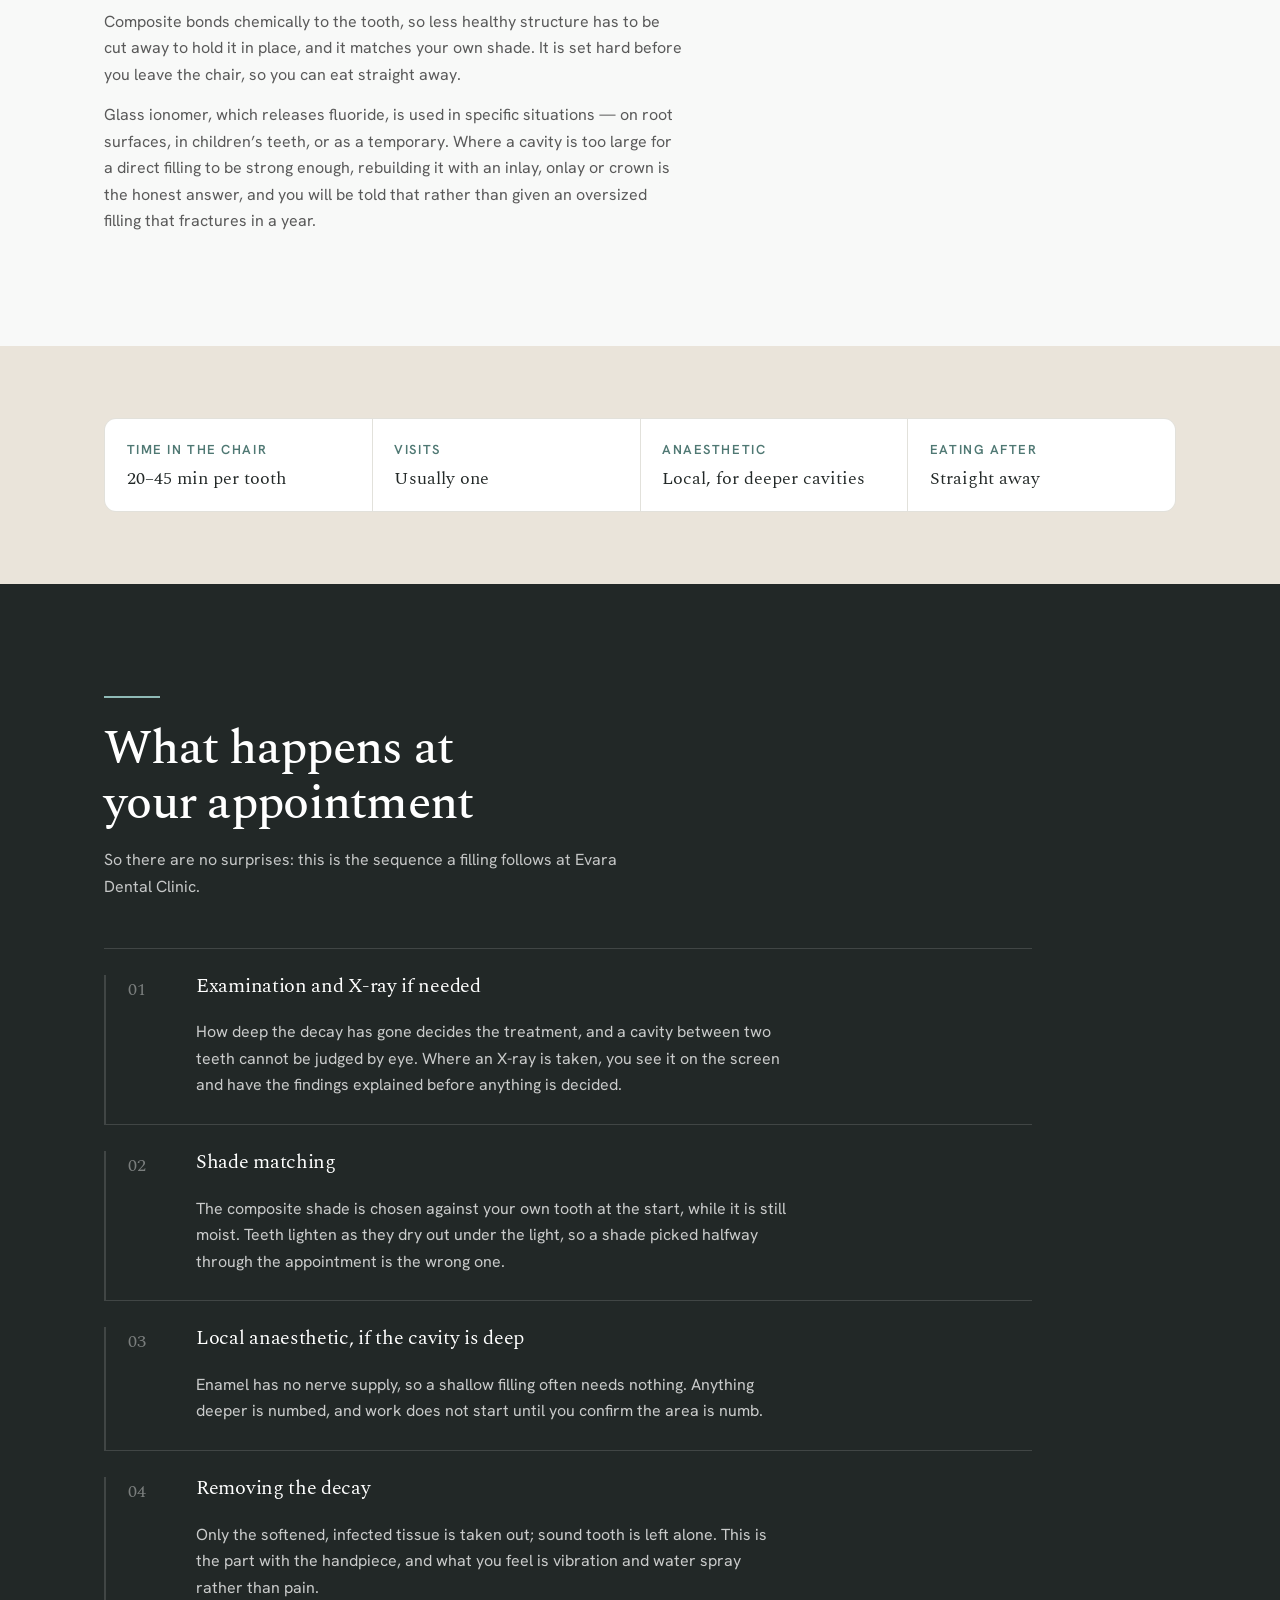
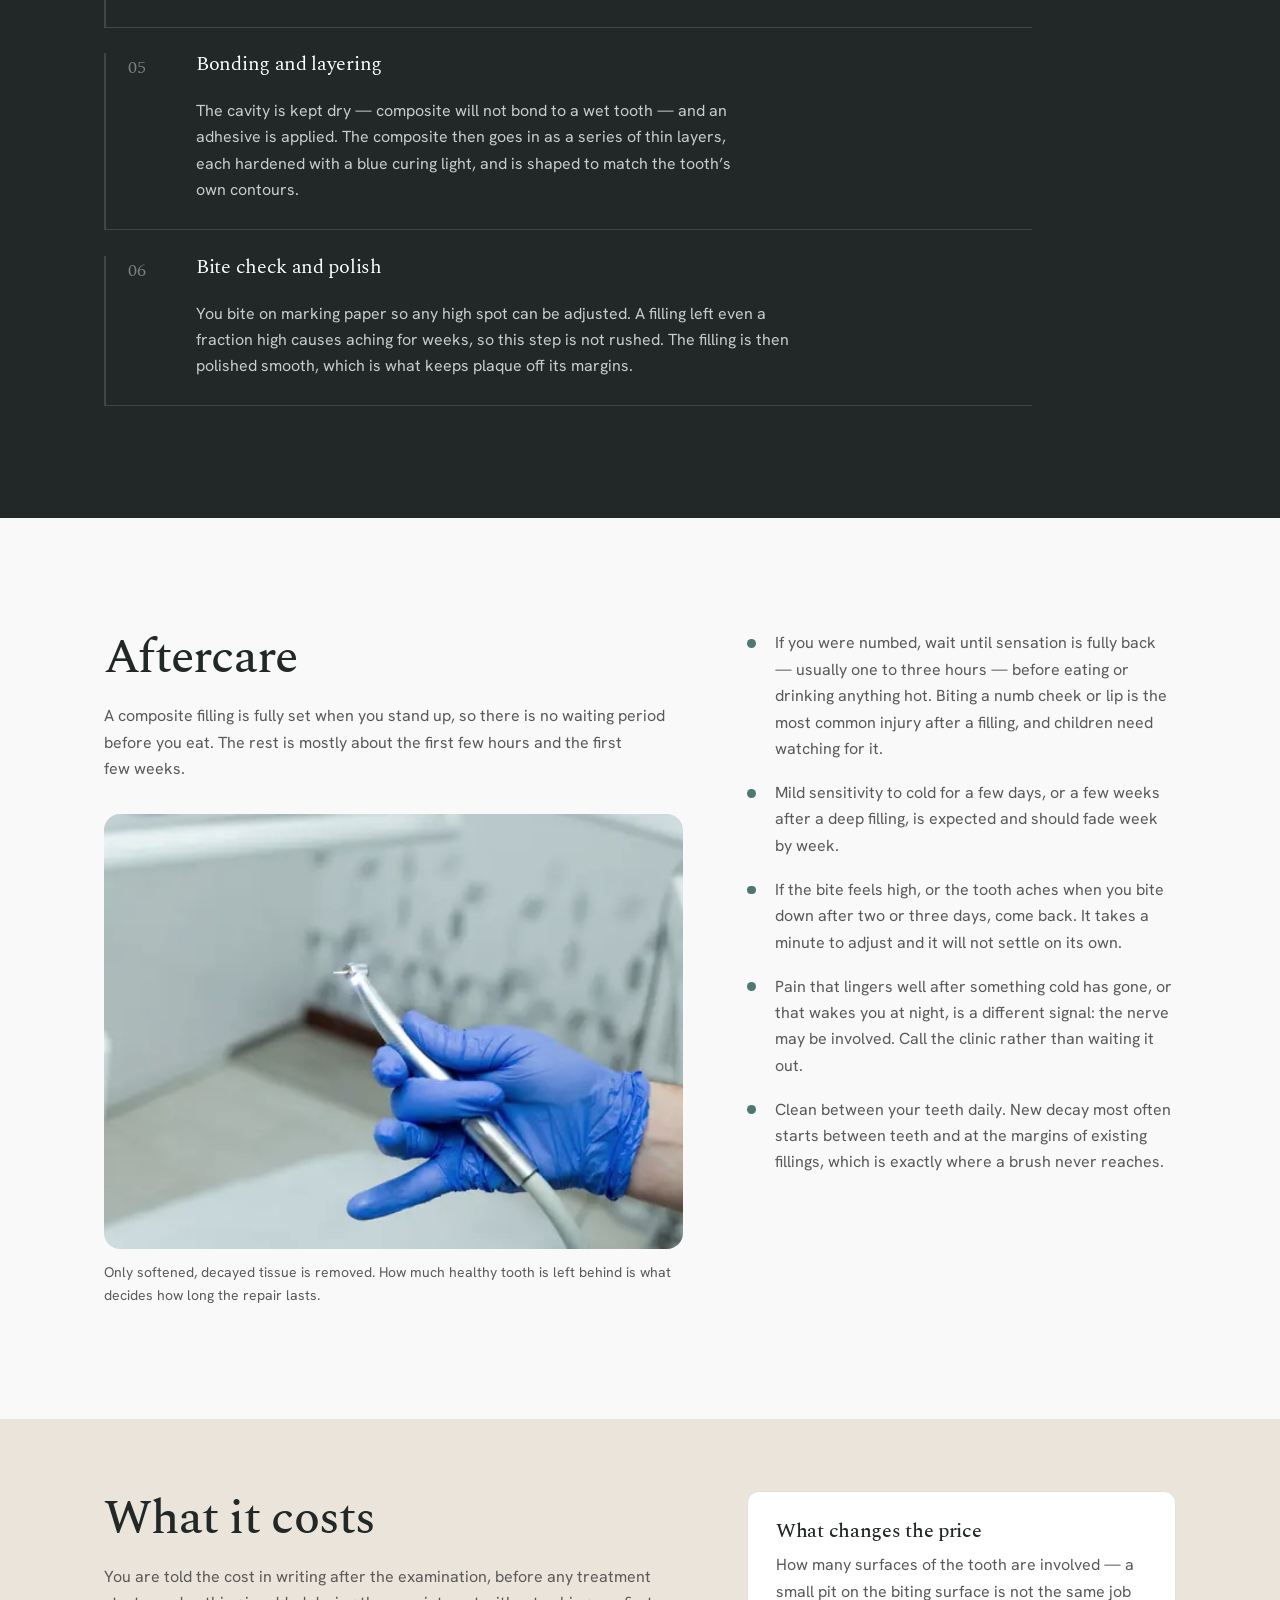
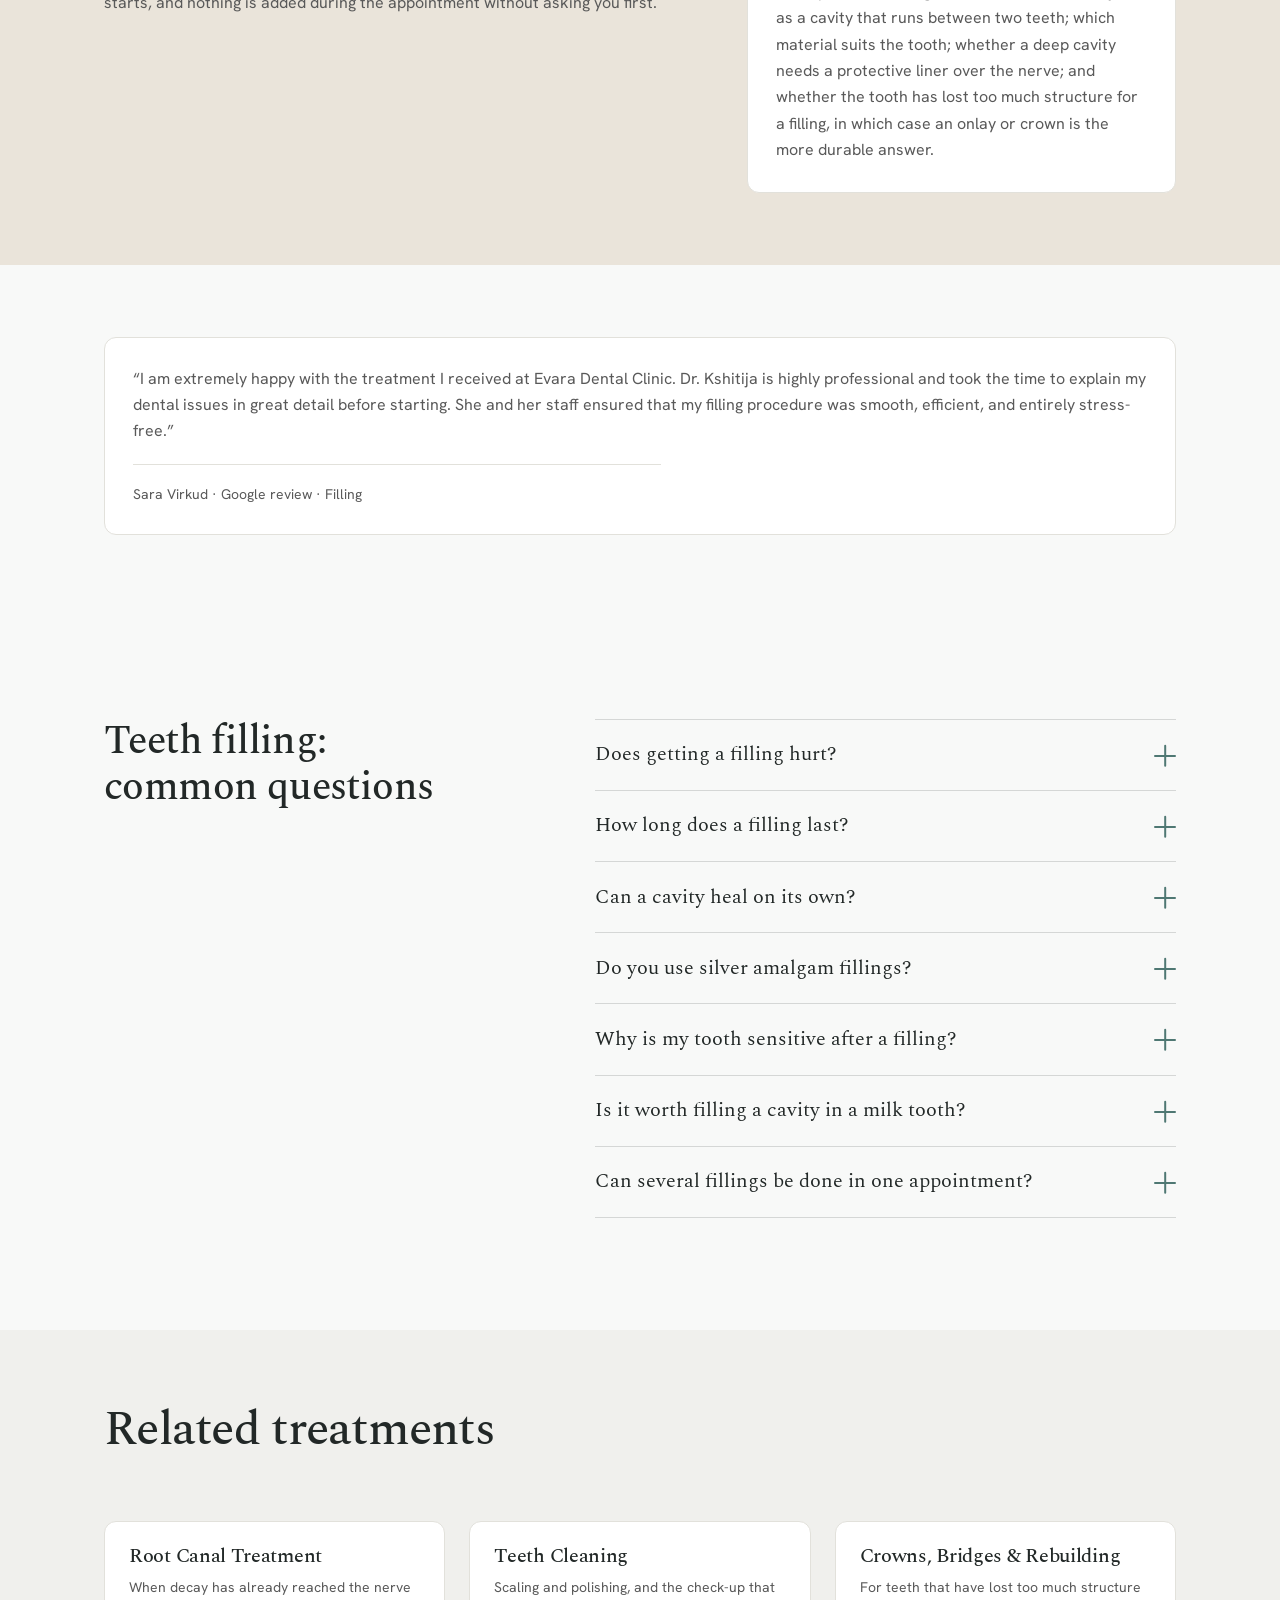
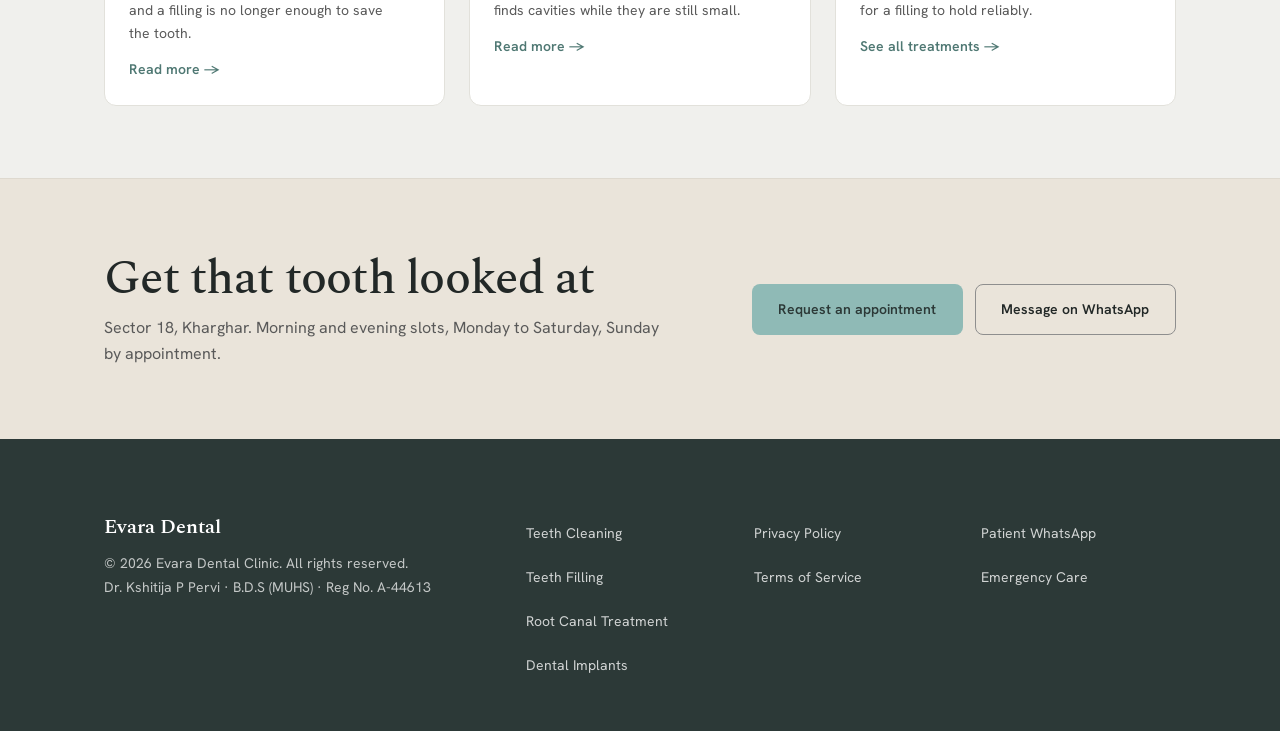
<file: services/teeth-filling.html>
<!DOCTYPE html>
<html lang="en">
<head>
  <meta charset="UTF-8">
  <meta name="viewport" content="width=device-width, initial-scale=1.0">
  <title>Teeth Filling in Kharghar &mdash; Tooth-Coloured Fillings | Evara Dental Clinic</title>
  <meta name="description" content="Tooth-coloured composite fillings at Evara Dental Clinic, Sector 18 Kharghar. What a filling involves, how long it lasts, sensitivity afterwards and when a cavity needs more than a filling.">
  <meta name="google-site-verification" content="LVoANlV-i116eSWeXm57ypzHYZ6U4d6oAozTyZI0ArM" />
  <meta name="robots" content="index, follow, max-image-preview:large, max-snippet:-1">
  <link rel="canonical" href="https://www.evaradental.in/services/teeth-filling.html">
  <meta property="og:url" content="https://www.evaradental.in/services/teeth-filling.html">
  <meta property="og:locale" content="en_IN">
  <meta property="og:type" content="article">
  <meta property="og:site_name" content="Evara Dental Clinic">
  <meta property="og:title" content="Teeth Filling (Tooth-Coloured Fillings) in Kharghar | Evara Dental Clinic">
  <meta property="og:description" content="What a cavity actually is, what happens when it is filled, and why treating it early is the cheapest it will ever be.">
  <meta property="og:image" content="https://www.evaradental.in/images/services/hero-teeth-filling-1600.webp">
  <meta name="twitter:image" content="https://www.evaradental.in/images/services/hero-teeth-filling-1600.webp">
  <meta name="twitter:card" content="summary_large_image">
  <meta name="twitter:title" content="Teeth Filling (Tooth-Coloured Fillings) in Kharghar | Evara Dental Clinic">
  <meta name="twitter:description" content="What a cavity actually is, what happens when it is filled, and why treating it early is the cheapest it will ever be.">
  <link rel="preconnect" href="https://fonts.googleapis.com">
  <link rel="preconnect" href="https://fonts.gstatic.com" crossorigin>
  <link href="https://fonts.googleapis.com/css2?family=Spectral:ital,wght@0,400;0,500;0,600;1,400&family=Hanken+Grotesk:wght@400;500;600&display=swap" rel="stylesheet">
  <link rel="stylesheet" href="../styles.css">
  <link rel="icon" type="image/svg+xml" href='data:image/svg+xml,<svg xmlns="http://www.w3.org/2000/svg" viewBox="0 0 32 32"><path d="M16 3C11 3 7 6.5 7 11.5c0 3.5 1.5 5.5 2.2 8.2.7 2.7 1 8.3 3.3 8.3 2 0 1.4-4.5 3.5-4.5s1.5 4.5 3.5 4.5c2.3 0 2.6-5.6 3.3-8.3.7-2.7 2.2-4.7 2.2-8.2C25 6.5 21 3 16 3z" fill="none" stroke="%232C3937" stroke-width="2"/></svg>'>

  <script type="application/ld+json">
  {
    "@context": "https://schema.org",
    "@graph": [
      {
        "@type": "MedicalWebPage",
        "url": "https://www.evaradental.in/services/teeth-filling.html",
        "isPartOf": { "@id": "https://www.evaradental.in/#clinic" },
        "name": "Teeth Filling (Tooth-Coloured Fillings) in Kharghar",
        "description": "Composite fillings at Evara Dental Clinic, Sector 18 Kharghar: what a cavity is, what happens during a filling appointment, aftercare, and when a tooth needs more than a filling.",
        "inLanguage": "en",
        "about": {
          "@type": "MedicalProcedure",
          "name": "Dental filling (composite restoration)",
          "alternateName": ["Teeth filling", "Tooth-coloured filling", "Dental restoration"],
          "procedureType": "https://schema.org/NoninvasiveProcedure",
          "bodyLocation": "Tooth",
          "howPerformed": "Decayed tooth tissue is removed, the cavity is cleaned and kept dry, an adhesive is applied, and tooth-coloured composite resin is placed in layers and set with a curing light before the bite is checked and the filling polished.",
          "preparation": "No preparation is needed. Local anaesthetic is used for deeper cavities."
        }
      },
      {
        "@type": "BreadcrumbList",
        "itemListElement": [
          { "@type": "ListItem", "position": 1, "name": "Home", "item": "https://www.evaradental.in/" },
          { "@type": "ListItem", "position": 2, "name": "Treatments", "item": "https://www.evaradental.in/services/" },
          { "@type": "ListItem", "position": 3, "name": "Teeth Filling" }
        ]
      },
      {
        "@type": "FAQPage",
        "mainEntity": [
          {
            "@type": "Question",
            "name": "Does getting a filling hurt?",
            "acceptedAnswer": { "@type": "Answer", "text": "A shallow cavity in enamel often needs no anaesthetic at all, because enamel has no nerve supply. Anything deeper is numbed first, and the procedure does not begin until you confirm the area is numb. What you feel then is vibration, water and pressure." }
          },
          {
            "@type": "Question",
            "name": "How long does a composite filling last?",
            "acceptedAnswer": { "@type": "Answer", "text": "Many years, and often much longer, but no filling is permanent. Lifespan depends on how large it is, which tooth it is in, whether you grind your teeth, and how well the margins are kept clean. Fillings are checked at every routine visit and replaced when the margin starts to leak rather than after a fixed number of years." }
          },
          {
            "@type": "Question",
            "name": "Can a cavity heal without a filling?",
            "acceptedAnswer": { "@type": "Answer", "text": "Only at the very earliest stage. A white-spot lesion, where enamel has lost minerals but the surface is still intact, can remineralise with fluoride and better cleaning. Once the surface has broken and a hole has formed, the tooth cannot rebuild it and the decay will keep spreading." }
          },
          {
            "@type": "Question",
            "name": "Do you use silver amalgam fillings?",
            "acceptedAnswer": { "@type": "Answer", "text": "We place tooth-coloured composite. It bonds to the tooth, so less healthy tooth structure has to be removed to hold it in place, and it matches your own shade. If you already have sound amalgam fillings there is no need to replace them just because they are silver; they are replaced when they fail, fracture or start to leak." }
          },
          {
            "@type": "Question",
            "name": "Why is my tooth sensitive after a filling?",
            "acceptedAnswer": { "@type": "Answer", "text": "Mild sensitivity to cold for a few days to a few weeks is common after a deep filling, because the nerve inside the tooth has been irritated by the decay and the treatment. It should be fading week by week. Pain that lingers after the cold is gone, or that wakes you at night, is different and should be looked at." }
          },
          {
            "@type": "Question",
            "name": "Is it worth filling a cavity in a milk tooth?",
            "acceptedAnswer": { "@type": "Answer", "text": "Usually yes. Milk teeth hold the space for the adult teeth coming behind them, and an untreated cavity can become an infection that affects the permanent tooth developing underneath. Losing a milk tooth early can also crowd the adult teeth." }
          }
        ]
      }
    ]
  }
  </script>
</head>
<body>

  <a class="skip-link" href="#main">Skip to content</a>


  <!-- ======================= NAVIGATION ======================= -->
  <header class="site-header" id="siteHeader">
    <nav class="nav" aria-label="Main">
      <a href="../index.html" class="brand">Evara Dental</a>

      <button class="nav-toggle" id="navToggle" aria-expanded="false" aria-controls="navMenu">
        <span class="nav-toggle-bar"></span>
        <span class="nav-toggle-bar"></span>
        <span class="sr-only">Open menu</span>
      </button>

      <div class="nav-menu" id="navMenu">
        <ul class="nav-links">
          <li><a href="../index.html">Home</a></li>
          <li><a href="../index.html#about">About</a></li>
          <li><a href="index.html" class="active">Treatments</a></li>
          <li><a href="../index.html#testimonials">Testimonials</a></li>
          <li><a href="../index.html#gallery">Gallery</a></li>
          <li><a href="../index.html#faq">FAQ</a></li>
          <li><a href="../index.html#contact">Contact</a></li>
        </ul>
        <a href="../index.html#contact" class="btn btn-primary nav-cta">Book Appointment</a>
      </div>
    </nav>
  </header>

  <main id="main">

    <!-- ======================= HERO ======================= -->
    <section class="page-hero">
      <picture>
        <source type="image/webp" media="(max-width: 900px)" srcset="../images/services/hero-teeth-filling-900.webp">
        <img class="page-hero-img" src="../images/services/hero-teeth-filling-1600.webp" alt="A dentist setting a tooth-coloured filling with a blue curing light" width="1600" height="700" fetchpriority="high" decoding="async">
      </picture>
      <div class="container">
        <div class="page-hero-copy">
          <nav class="breadcrumb" aria-label="Breadcrumb">
            <ol>
              <li><a href="../index.html">Home</a></li>
              <li><a href="index.html">Treatments</a></li>
              <li><span aria-current="page">Teeth Filling</span></li>
            </ol>
          </nav>
          <span class="pill">Treatment</span>
          <h1>Teeth Filling<br>(Tooth-Coloured)</h1>
          <p class="page-hero-lead">Repairs a cavity before it reaches the nerve, using composite matched to the shade of your own tooth. Almost always finished in a single visit.</p>
          <div class="hero-actions">
            <a href="../index.html#contact" class="btn btn-primary">Book an appointment</a>
            <a href="tel:+917400177989" class="btn btn-outline btn-outline--light">Call +91 74001 77989</a>
          </div>
        </div>
      </div>
    </section>

    <nav class="jump-nav" aria-label="On this page">
      <div class="container">
        <ul>
          <li><a href="#svc-overview">What it is</a></li>
          <li><a href="#svc-signs">Signs you need one</a></li>
          <li><a href="#svc-steps">The appointment</a></li>
          <li><a href="#svc-aftercare">Aftercare</a></li>
          <li><a href="#svc-cost">Cost</a></li>
          <li><a href="#svc-faq">Questions</a></li>
        </ul>
      </div>
    </nav>

    <!-- ======================= OVERVIEW ======================= -->
    <section class="svc-section" id="svc-overview">
      <div class="container svc-split">
        <div class="svc-prose">
          <h2>What a filling is actually repairing</h2>
          <p>Bacteria in plaque turn the sugar and starch in your food into acid. That acid dissolves minerals out of the enamel, and if it happens faster than saliva can put them back, the surface eventually breaks. Under the enamel is dentine, which is softer, so once decay is through, it spreads more quickly and hollows the tooth out from the inside.</p>
          <p>A tooth cannot rebuild that. A filling removes the decayed tissue, cleans the cavity and rebuilds the missing part of the tooth with composite &mdash; a tooth-coloured resin that is bonded to the remaining structure and hardened with a curing light.</p>

          <h3>Why the timing matters more than anything else</h3>
          <p>Decay does not stay the same size. Where it has reached decides which treatment you need, and each stage costs more and takes longer than the last:</p>
          <ul>
            <li><strong>Enamel only</strong> &mdash; no symptoms at all. A small filling, sometimes none.</li>
            <li><strong>Into dentine</strong> &mdash; sharp twinges with cold or sweet things that stop quickly. A straightforward filling.</li>
            <li><strong>Reaching the pulp</strong> &mdash; deep, lingering or night-time pain. Now it needs a <a href="root-canal-treatment.html">root canal</a> and a crown.</li>
            <li><strong>Beyond saving</strong> &mdash; extraction, and then a gap to replace with an <a href="dental-implants.html">implant</a>, bridge or denture.</li>
          </ul>
          <p>The point of a check-up is to catch it at the first or second stage, when it is still a filling. That is also why cavities between teeth matter: they are invisible from the outside and are only found on a bitewing X-ray.</p>

          <h3>The materials, and why we use composite</h3>
          <p>Composite bonds chemically to the tooth, so less healthy structure has to be cut away to hold it in place, and it matches your own shade. It is set hard before you leave the chair, so you can eat straight away.</p>
          <p>Glass ionomer, which releases fluoride, is used in specific situations &mdash; on root surfaces, in children&rsquo;s teeth, or as a temporary. Where a cavity is too large for a direct filling to be strong enough, rebuilding it with an inlay, onlay or crown is the honest answer, and you will be told that rather than given an oversized filling that fractures in a year.</p>
        </div>

        <aside class="check-card" id="svc-signs" aria-labelledby="signsTitle">
          <h2 id="signsTitle">Signs you may need a filling</h2>
          <ul class="check-list">
            <li><svg viewBox="0 0 24 24" aria-hidden="true"><path fill="none" stroke="currentColor" stroke-width="2.2" stroke-linecap="round" stroke-linejoin="round" d="M4 12.5l5 5L20 6.5"/></svg><span>A visible hole, or a dark spot or line on a tooth.</span></li>
            <li><svg viewBox="0 0 24 24" aria-hidden="true"><path fill="none" stroke="currentColor" stroke-width="2.2" stroke-linecap="round" stroke-linejoin="round" d="M4 12.5l5 5L20 6.5"/></svg><span>A sharp twinge with something cold or sweet that stops as soon as it is gone.</span></li>
            <li><svg viewBox="0 0 24 24" aria-hidden="true"><path fill="none" stroke="currentColor" stroke-width="2.2" stroke-linecap="round" stroke-linejoin="round" d="M4 12.5l5 5L20 6.5"/></svg><span>Food packs into the same spot at every meal.</span></li>
            <li><svg viewBox="0 0 24 24" aria-hidden="true"><path fill="none" stroke="currentColor" stroke-width="2.2" stroke-linecap="round" stroke-linejoin="round" d="M4 12.5l5 5L20 6.5"/></svg><span>Floss shreds or catches in one particular gap.</span></li>
            <li><svg viewBox="0 0 24 24" aria-hidden="true"><path fill="none" stroke="currentColor" stroke-width="2.2" stroke-linecap="round" stroke-linejoin="round" d="M4 12.5l5 5L20 6.5"/></svg><span>A rough or chipped edge your tongue keeps finding.</span></li>
            <li><svg viewBox="0 0 24 24" aria-hidden="true"><path fill="none" stroke="currentColor" stroke-width="2.2" stroke-linecap="round" stroke-linejoin="round" d="M4 12.5l5 5L20 6.5"/></svg><span>An old filling that has darkened at the edges or feels rough.</span></li>
            <li><svg viewBox="0 0 24 24" aria-hidden="true"><path fill="none" stroke="currentColor" stroke-width="2.2" stroke-linecap="round" stroke-linejoin="round" d="M4 12.5l5 5L20 6.5"/></svg><span>Nothing at all. Most early cavities have no symptoms, which is the whole argument for check-ups.</span></li>
          </ul>
          <p class="check-note">Deep, throbbing pain, or pain that wakes you at night, means the nerve may already be involved &mdash; see <a href="root-canal-treatment.html">root canal treatment</a>.</p>
        </aside>
      </div>
    </section>

    <!-- ======================= QUICK FACTS ======================= -->
    <section class="svc-section svc-section--tight band-beige">
      <div class="container">
        <dl class="facts">
          <div>
            <dt>Time in the chair</dt>
            <dd>20&ndash;45 min per tooth</dd>
          </div>
          <div>
            <dt>Visits</dt>
            <dd>Usually one</dd>
          </div>
          <div>
            <dt>Anaesthetic</dt>
            <dd>Local, for deeper cavities</dd>
          </div>
          <div>
            <dt>Eating after</dt>
            <dd>Straight away</dd>
          </div>
        </dl>
      </div>
    </section>

    <!-- ======================= PROCESS ======================= -->
    <section class="steps-band" id="svc-steps" aria-labelledby="stepsTitle">
      <div class="container">
        <span class="steps-rule" aria-hidden="true"></span>
        <h2 id="stepsTitle">What happens at<br>your appointment</h2>
        <p class="steps-intro">So there are no surprises: this is the sequence a filling follows at Evara Dental Clinic.</p>

        <ol class="steps" data-rail>
          <li>
            <span class="step-no" aria-hidden="true">01</span>
            <h3>Examination and X-ray if needed</h3>
            <p>How deep the decay has gone decides the treatment, and a cavity between two teeth cannot be judged by eye. Where an X-ray is taken, you see it on the screen and have the findings explained before anything is decided.</p>
          </li>
          <li>
            <span class="step-no" aria-hidden="true">02</span>
            <h3>Shade matching</h3>
            <p>The composite shade is chosen against your own tooth at the start, while it is still moist. Teeth lighten as they dry out under the light, so a shade picked halfway through the appointment is the wrong one.</p>
          </li>
          <li>
            <span class="step-no" aria-hidden="true">03</span>
            <h3>Local anaesthetic, if the cavity is deep</h3>
            <p>Enamel has no nerve supply, so a shallow filling often needs nothing. Anything deeper is numbed, and work does not start until you confirm the area is numb.</p>
          </li>
          <li>
            <span class="step-no" aria-hidden="true">04</span>
            <h3>Removing the decay</h3>
            <p>Only the softened, infected tissue is taken out; sound tooth is left alone. This is the part with the handpiece, and what you feel is vibration and water spray rather than pain.</p>
          </li>
          <li>
            <span class="step-no" aria-hidden="true">05</span>
            <h3>Bonding and layering</h3>
            <p>The cavity is kept dry &mdash; composite will not bond to a wet tooth &mdash; and an adhesive is applied. The composite then goes in as a series of thin layers, each hardened with a blue curing light, and is shaped to match the tooth&rsquo;s own contours.</p>
          </li>
          <li>
            <span class="step-no" aria-hidden="true">06</span>
            <h3>Bite check and polish</h3>
            <p>You bite on marking paper so any high spot can be adjusted. A filling left even a fraction high causes aching for weeks, so this step is not rushed. The filling is then polished smooth, which is what keeps plaque off its margins.</p>
          </li>
        </ol>
      </div>
    </section>

    <!-- ======================= AFTERCARE ======================= -->
    <section class="svc-section" id="svc-aftercare">
      <div class="container svc-split">
        <div class="svc-prose">
          <h2>Aftercare</h2>
          <p>A composite filling is fully set when you stand up, so there is no waiting period before you eat. The rest is mostly about the first few hours and the first few weeks.</p>
          <figure class="svc-figure" style="margin-top:2rem">
            <picture>
              <source type="image/webp" media="(max-width: 700px)" srcset="../images/services/detail-teeth-filling-500.webp">
              <img src="../images/services/detail-teeth-filling-900.webp" alt="A dental handpiece held in a gloved hand in a treatment room" width="900" height="675" loading="lazy" decoding="async">
            </picture>
            <figcaption>Only softened, decayed tissue is removed. How much healthy tooth is left behind is what decides how long the repair lasts.</figcaption>
          </figure>
        </div>
        <div>
          <ul class="dot-list">
            <li>If you were numbed, wait until sensation is fully back &mdash; usually one to three hours &mdash; before eating or drinking anything hot. Biting a numb cheek or lip is the most common injury after a filling, and children need watching for it.</li>
            <li>Mild sensitivity to cold for a few days, or a few weeks after a deep filling, is expected and should fade week by week.</li>
            <li>If the bite feels high, or the tooth aches when you bite down after two or three days, come back. It takes a minute to adjust and it will not settle on its own.</li>
            <li>Pain that lingers well after something cold has gone, or that wakes you at night, is a different signal: the nerve may be involved. Call the clinic rather than waiting it out.</li>
            <li>Clean between your teeth daily. New decay most often starts between teeth and at the margins of existing fillings, which is exactly where a brush never reaches.</li>
          </ul>
        </div>
      </div>
    </section>

    <!-- ======================= COST ======================= -->
    <section class="svc-section svc-section--tight band-beige" id="svc-cost">
      <div class="container svc-split">
        <div class="svc-prose">
          <h2>What it costs</h2>
          <p>You are told the cost in writing after the examination, before any treatment starts, and nothing is added during the appointment without asking you first.</p>
        </div>
        <div class="note-card">
          <h3>What changes the price</h3>
          <p>How many surfaces of the tooth are involved &mdash; a small pit on the biting surface is not the same job as a cavity that runs between two teeth; which material suits the tooth; whether a deep cavity needs a protective liner over the nerve; and whether the tooth has lost too much structure for a filling, in which case an onlay or crown is the more durable answer.</p>
        </div>
      </div>
    </section>

    <!-- ======================= PATIENT VOICE ======================= -->
    <section class="svc-section svc-section--tight">
      <div class="container">
        <div class="note-card">
          <blockquote>&ldquo;I am extremely happy with the treatment I received at Evara Dental Clinic. Dr. Kshitija is highly professional and took the time to explain my dental issues in great detail before starting. She and her staff ensured that my filling procedure was smooth, efficient, and entirely stress-free.&rdquo;</blockquote>
          <p class="check-note">Sara Virkud &middot; Google review &middot; Filling</p>
        </div>
      </div>
    </section>

    <!-- ======================= FAQ ======================= -->
    <section class="faq" id="svc-faq" aria-labelledby="faqTitle">
      <div class="container faq-layout">
        <div class="section-head">
          <h2 id="faqTitle">Teeth filling: common questions</h2>
        </div>
        <div class="faq-list">

          <details class="faq-item">
            <summary>
              Does getting a filling hurt?
              <span class="faq-mark" aria-hidden="true"></span>
            </summary>
            <div class="faq-answer"><div>
              <p>A shallow cavity in enamel often needs no anaesthetic at all, because enamel has no nerve supply. Anything deeper is numbed first, and the procedure does not begin until you confirm the area is numb. What you feel then is vibration, water and pressure.</p>
            </div></div>
          </details>

          <details class="faq-item">
            <summary>
              How long does a filling last?
              <span class="faq-mark" aria-hidden="true"></span>
            </summary>
            <div class="faq-answer"><div>
              <p>Many years, and often far longer, but no filling is permanent. It depends on how large it is, which tooth it is in, whether you grind your teeth at night, and how well the margins are kept clean. Fillings are checked at every routine visit and replaced when the margin starts to leak &mdash; not on a schedule.</p>
            </div></div>
          </details>

          <details class="faq-item">
            <summary>
              Can a cavity heal on its own?
              <span class="faq-mark" aria-hidden="true"></span>
            </summary>
            <div class="faq-answer"><div>
              <p>Only at the very earliest stage. A white-spot lesion, where enamel has lost minerals but the surface is still intact, can remineralise with fluoride and better cleaning. Once the surface has broken and there is a hole, the tooth has no way to rebuild it and the decay keeps spreading.</p>
            </div></div>
          </details>

          <details class="faq-item">
            <summary>
              Do you use silver amalgam fillings?
              <span class="faq-mark" aria-hidden="true"></span>
            </summary>
            <div class="faq-answer"><div>
              <p>We place tooth-coloured composite. Because it bonds to the tooth, less healthy structure has to be cut away to hold it, and it matches your own shade. If you already have sound silver fillings, there is no reason to replace them just for being silver &mdash; they are replaced when they fracture, leak or have decay underneath.</p>
            </div></div>
          </details>

          <details class="faq-item">
            <summary>
              Why is my tooth sensitive after a filling?
              <span class="faq-mark" aria-hidden="true"></span>
            </summary>
            <div class="faq-answer"><div>
              <p>Deep decay irritates the nerve inside the tooth, and so does the treatment that removes it. Mild cold sensitivity for a few days to a few weeks is normal and should be fading. Pain that lingers after the cold is gone, or that wakes you at night, is a different thing and should be checked.</p>
            </div></div>
          </details>

          <details class="faq-item">
            <summary>
              Is it worth filling a cavity in a milk tooth?
              <span class="faq-mark" aria-hidden="true"></span>
            </summary>
            <div class="faq-answer"><div>
              <p>Usually, yes. Milk teeth hold the space for the adult teeth coming behind them, and an untreated cavity can turn into an infection that affects the permanent tooth developing underneath. Losing a milk tooth years early also crowds the adult teeth that follow.</p>
            </div></div>
          </details>

          <details class="faq-item">
            <summary>
              Can several fillings be done in one appointment?
              <span class="faq-mark" aria-hidden="true"></span>
            </summary>
            <div class="faq-answer"><div>
              <p>Often yes, particularly when they are on the same side, since one injection covers the area. Whether it is sensible depends on how long you are comfortable sitting and how large the cavities are. You will be given the choice rather than booked in for the maximum.</p>
            </div></div>
          </details>

        </div>
      </div>
    </section>

    <!-- ======================= RELATED ======================= -->
    <section class="svc-section svc-section--tight band-alt" aria-labelledby="relatedTitle">
      <div class="container">
        <div class="section-head">
          <h2 id="relatedTitle">Related treatments</h2>
        </div>
        <div class="link-grid">
          <a class="link-card" href="root-canal-treatment.html">
            <h3>Root Canal Treatment</h3>
            <p>When decay has already reached the nerve and a filling is no longer enough to save the tooth.</p>
            <span class="link-more">Read more &rarr;</span>
          </a>
          <a class="link-card" href="teeth-cleaning.html">
            <h3>Teeth Cleaning</h3>
            <p>Scaling and polishing, and the check-up that finds cavities while they are still small.</p>
            <span class="link-more">Read more &rarr;</span>
          </a>
          <a class="link-card" href="index.html#more">
            <h3>Crowns, Bridges &amp; Rebuilding</h3>
            <p>For teeth that have lost too much structure for a filling to hold reliably.</p>
            <span class="link-more">See all treatments &rarr;</span>
          </a>
        </div>
      </div>
    </section>

    <!-- ======================= CTA ======================= -->
    <section class="cta-band">
      <div class="container cta-inner">
        <div>
          <h2>Get that tooth looked at</h2>
          <p>Sector 18, Kharghar. Morning and evening slots, Monday to Saturday, Sunday by appointment.</p>
        </div>
        <div class="cta-actions">
          <a href="../index.html#contact" class="btn btn-primary">Request an appointment</a>
          <a href="https://wa.me/917400177989?text=Hello%20Evara%20Dental%20Clinic%2C%20I%27d%20like%20to%20book%20an%20appointment%20for%20a%20filling." class="btn btn-outline" target="_blank" rel="noopener">Message on WhatsApp</a>
        </div>
      </div>
    </section>

  </main>

  <!-- ======================= FOOTER ======================= -->
  <footer class="site-footer">
    <div class="container footer-grid">
      <div>
        <p class="footer-brand">Evara Dental</p>
        <p class="footer-fine">&copy; <span id="year">2026</span> Evara Dental Clinic. All rights reserved.</p>
        <p class="footer-fine">Dr. Kshitija P Pervi &middot; B.D.S (MUHS) &middot; Reg No. A-44613</p>
      </div>
      <nav class="footer-col" aria-label="Treatments">
        <a href="teeth-cleaning.html">Teeth Cleaning</a>
        <a href="teeth-filling.html">Teeth Filling</a>
        <a href="root-canal-treatment.html">Root Canal Treatment</a>
        <a href="dental-implants.html">Dental Implants</a>
      </nav>
      <nav class="footer-col" aria-label="Legal">
        <a href="#">Privacy Policy</a>
        <a href="#">Terms of Service</a>
      </nav>
      <nav class="footer-col" aria-label="Patient links">
        <a href="https://wa.me/917400177989" target="_blank" rel="noopener">Patient WhatsApp</a>
        <a href="tel:+917400177989">Emergency Care</a>
      </nav>
    </div>
  </footer>

  <div class="fab-stack">
    <a href="https://www.instagram.com/evara_dental_clinic" class="fab fab-instagram" target="_blank" rel="noopener" aria-label="Follow Evara Dental Clinic on Instagram">
      <svg viewBox="0 0 24 24" width="24" height="24" aria-hidden="true"><path fill="currentColor" d="M12 2.2c3.2 0 3.6 0 4.9.1 1.2.1 1.8.2 2.2.4.6.2 1 .5 1.4.9.4.4.7.8.9 1.4.2.4.4 1 .4 2.2.1 1.3.1 1.7.1 4.9s0 3.6-.1 4.9c-.1 1.2-.2 1.8-.4 2.2-.2.6-.5 1-.9 1.4-.4.4-.8.7-1.4.9-.4.2-1 .4-2.2.4-1.3.1-1.7.1-4.9.1s-3.6 0-4.9-.1c-1.2-.1-1.8-.2-2.2-.4-.6-.2-1-.5-1.4-.9-.4-.4-.7-.8-.9-1.4-.2-.4-.4-1-.4-2.2-.1-1.3-.1-1.7-.1-4.9s0-3.6.1-4.9c.1-1.2.2-1.8.4-2.2.2-.6.5-1 .9-1.4.4-.4.8-.7 1.4-.9.4-.2 1-.4 2.2-.4 1.3-.1 1.7-.1 4.9-.1m0-2.2C8.7 0 8.3 0 7 .1 5.7.2 4.9.4 4.1.7c-.8.3-1.5.7-2.1 1.4C1.3 2.7.9 3.4.6 4.2.3 4.9.1 5.8.1 7 0 8.3 0 8.7 0 12s0 3.7.1 5c.1 1.2.3 2.1.6 2.8.3.8.7 1.5 1.4 2.1.6.6 1.3 1.1 2.1 1.4.7.3 1.6.5 2.8.6 1.3.1 1.7.1 5 .1s3.7 0 5-.1c1.2-.1 2.1-.3 2.8-.6.8-.3 1.5-.7 2.1-1.4.6-.6 1.1-1.3 1.4-2.1.3-.7.5-1.6.6-2.8.1-1.3.1-1.7.1-5s0-3.7-.1-5c-.1-1.2-.3-2.1-.6-2.8-.3-.8-.7-1.5-1.4-2.1C21.3 1.3 20.6.9 19.8.6 19.1.3 18.2.1 17 .1 15.7 0 15.3 0 12 0zm0 5.8a6.2 6.2 0 1 0 0 12.4 6.2 6.2 0 0 0 0-12.4zM12 16a4 4 0 1 1 0-8 4 4 0 0 1 0 8zm6.4-11.9a1.4 1.4 0 1 0 0 2.9 1.4 1.4 0 0 0 0-2.9z"/></svg>
    </a>
    <a href="https://wa.me/917400177989?text=Hello%20Evara%20Dental%20Clinic%2C%20I%27d%20like%20to%20book%20an%20appointment."
       class="fab fab-whatsapp" target="_blank" rel="noopener" aria-label="Chat with Evara Dental Clinic on WhatsApp">
      <svg viewBox="0 0 24 24" width="26" height="26" aria-hidden="true"><path fill="currentColor" d="M12 2A10 10 0 0 0 2 12a9.9 9.9 0 0 0 1.5 5.3L2 22l4.9-1.4A10 10 0 1 0 12 2m0 18a8 8 0 0 1-4.2-1.2l-.3-.2-2.9.8.8-2.8-.2-.3A8 8 0 1 1 12 20m4.4-5.9c-.2-.1-1.4-.7-1.6-.8s-.4-.1-.5.1-.6.8-.8.9-.3.2-.5 0a6.5 6.5 0 0 1-1.9-1.2 7.3 7.3 0 0 1-1.3-1.6c-.1-.2 0-.4.1-.5l.4-.4a1.8 1.8 0 0 0 .2-.4.4.4 0 0 0 0-.4c0-.1-.5-1.3-.7-1.8s-.4-.4-.5-.4h-.5a.9.9 0 0 0-.6.3 2.6 2.6 0 0 0-.8 1.9 4.5 4.5 0 0 0 1 2.4A10.4 10.4 0 0 0 8.5 16a13 13 0 0 0 1.3.5 3.1 3.1 0 0 0 1.4.1 2.3 2.3 0 0 0 1.5-1.1 1.9 1.9 0 0 0 .1-1.1c0-.1-.2-.2-.4-.3"/></svg>
    </a>
  </div>

  <script src="../script.js"></script>
</body>
</html>
</file>
<file: styles.css>
/* ==========================================================================
   Evara Dental Clinic — Lumina reference layout with the client's exact
   style-guide tokens, tuned to clear WCAG AA contrast.
   Noto Serif headlines, Hanken Grotesk body.
   ========================================================================== */

:root {
  /* color — client style guide, with text/icon values darkened to clear WCAG AA.
     Guide values kept verbatim wherever they are used as FILLS (dark content on
     top passes); darkened only where the color itself had to carry contrast. */
  --neutral:    #F8F9F8;   /* Neutral: page background (guide) */
  --sage:       #8FBAB6;   /* Primary: fills — buttons, pills, icon chips (guide) */
  --sage-hover: #7BA9A4;   /* Primary, pressed */
  --sage-ink:   #4F7873;   /* Primary, darkened: icons + stars that carry meaning */
  --gray:       #595959;   /* Secondary, darkened from #7A7A7A: body text */
  --beige:      #EAE4DA;   /* Tertiary: bands, portrait bg (guide) */
  --beige-deep: #DFD8CB;   /* darker tertiary: footer */
  --surface-alt:#F0F0ED;   /* treatments band */
  --white:      #FFFFFF;
  --dark:       #2C3937;   /* buttons / inverted, from the guide's primary button */
  --dark-hover: #202B29;
  --ink:        #222827;   /* headings */
  --line:       #E2E1DB;   /* decorative hairlines (cards, dividers) */
  --line-strong:#8E8E8E;   /* borders that identify a control (inputs, outline btn) */
  --error:      #A33B2A;
  --placeholder:#6B6B6B;

  /* type families — client style guide; not swapped. Metric-matched fallbacks
     (defined below) sit ahead of the system fonts to minimise load shift. */
  --font-display: "Spectral", "Spectral Fallback", Georgia, serif;
  --font-body: "Hanken Grotesk", "Hanken Fallback", "Segoe UI", system-ui, sans-serif;

  /* type scale — practical ramp anchored at 1rem/16px body, strong contrast at
     the display end. Only the two headline steps are fluid; everything else is
     fixed so the layout stays predictable. Semantic names, never by-value. */
  --text-xs:   0.8125rem;  /* 13px — uppercase pills + form labels */
  --text-sm:   0.875rem;   /* 14px — nav, captions, metadata, buttons */
  --text-base: 1rem;       /* 16px — body (WCAG floor; stops iOS input zoom) */
  --text-md:   1.125rem;   /* 18px — lead lines, pull quote */
  --text-lg:   1.25rem;    /* 20px — card headings */
  --text-xl:   1.5rem;     /* 24px — panel titles */
  --text-2xl:  clamp(2rem, 1.35rem + 2.6vw, 3rem);     /* section headings */
  --text-3xl:  clamp(2.5rem, 1.6rem + 3.6vw, 3.6rem);  /* hero */

  /* rhythm */
  --space-section: clamp(4rem, 9vw, 7rem);
  --container: 72rem;
  --radius: 12px;
  --radius-lg: 16px;

  /* z-index scale */
  --z-header: 10;
  --z-fab: 20;
  --z-skip: 100;

  /* motion — the clinic's promise is "unhurried", so everything decelerates
     into place and nothing overshoots. No bounce, no elastic, anywhere. */
  --ease-out-quart: cubic-bezier(0.25, 1, 0.5, 1);
  --ease-out-expo:  cubic-bezier(0.16, 1, 0.3, 1);
  --dur-press:  120ms;   /* presses and colour shifts: under the 80-150ms feel-instant band */
  --dur-state:  260ms;   /* hovers, focus rings, menu items */
  --dur-layout: 400ms;   /* menu open, card lift */
  --dur-enter:  700ms;   /* entrances, deliberately slow for a nervous audience */
}

/* Metric-matched fallbacks: hold the fallback close to the web font's box so
   text does not reflow when Noto Serif / Hanken Grotesk swap in. Values are
   approximate; tune with Fontaine if a measured CLS pass is ever run. */
@font-face {
  font-family: "Hanken Fallback";
  src: local("Segoe UI"), local("Arial");
  size-adjust: 105%;
  ascent-override: 90%;
  descent-override: 23.5%;
  line-gap-override: 0%;
}
@font-face {
  font-family: "Spectral Fallback";
  src: local("Georgia");
  size-adjust: 100%;
  ascent-override: 92%;
  descent-override: 24%;
  line-gap-override: 0%;
}

/* ---------- reset ---------- */
*, *::before, *::after { box-sizing: border-box; }
body { margin: 0; }
img { max-width: 100%; display: block; }
/* <picture> is only a source selector; let the <img> lay out as if direct child */
picture { display: contents; }
h1, h2, h3, p, ul, ol, dl, figure, blockquote { margin: 0; }

html {
  scroll-behavior: smooth;
  scroll-padding-top: 5rem;
}

body {
  font-family: var(--font-body);
  font-size: var(--text-base);
  line-height: 1.65;
  color: var(--gray);
  background: var(--neutral);
  -webkit-font-smoothing: antialiased;
  font-optical-sizing: auto;
  font-kerning: normal;
  text-rendering: optimizeLegibility;
}

.sr-only {
  position: absolute; width: 1px; height: 1px;
  padding: 0; margin: -1px; overflow: hidden;
  clip: rect(0 0 0 0); white-space: nowrap; border: 0;
}

.skip-link {
  position: absolute;
  left: 0.75rem;
  top: -100%;
  z-index: var(--z-skip);
  padding: 0.75rem 1.25rem;
  background: var(--dark);
  color: var(--white);
  font-size: var(--text-sm);
  font-weight: 600;
  border-radius: 0 0 8px 8px;
  text-decoration: none;
}
.skip-link:focus { top: 0; }

.container {
  max-width: var(--container);
  margin-inline: auto;
  padding-inline: clamp(1.25rem, 4vw, 2.5rem);
}

a { color: var(--dark); }

:focus-visible {
  outline: 3px solid var(--dark);
  outline-offset: 3px;
  border-radius: 2px;
}

::selection { background: var(--beige-deep); color: var(--ink); }

/* ---------- type ---------- */
h1, h2, h3 {
  font-family: var(--font-display);
  font-weight: 500;
  color: var(--ink);
  line-height: 1.15;
  letter-spacing: -0.015em;
  text-wrap: balance;
}
h2 { font-size: var(--text-2xl); }
p { max-width: 66ch; text-wrap: pretty; }

.pill {
  display: inline-block;
  font-size: var(--text-xs);
  font-weight: 600;
  letter-spacing: 0.14em;
  text-transform: uppercase;
  color: var(--dark);
  background: var(--sage);
  padding: 0.4rem 0.9rem;
  border-radius: 999px;
  margin-bottom: 1.1rem;
}

/* Section heads sit on the left edge with their introduction set beside the
   title, baseline to baseline, rather than a centred title over a centred
   line: the page reads down one strong left margin. */
.section-head {
  display: grid;
  grid-template-columns: minmax(0, 1fr) minmax(0, 1fr);
  gap: 0.9rem clamp(2rem, 6vw, 5rem);
  align-items: end;
  margin-bottom: clamp(2.5rem, 6vw, 4rem);
}
.section-head:has(> :only-child) { grid-template-columns: 1fr; }
.section-head p { font-size: var(--text-md); }
@media (max-width: 860px) {
  .section-head { grid-template-columns: 1fr; }
}

/* One quiet kicker style, used sparingly where a role needs naming. */
.kicker {
  display: block;
  font-size: var(--text-sm);
  font-weight: 600;
  letter-spacing: 0.02em;
  color: var(--sage-ink);
  margin-bottom: 0.75rem;
}

.arrow-link {
  display: inline-flex;
  align-items: center;
  gap: 0.5rem;
  min-height: 44px;            /* WCAG 2.5.5 tap target */
  font-size: var(--text-sm);
  font-weight: 600;
  color: var(--dark);
  text-decoration: none;
  border-bottom: 1px solid transparent;
  transition: gap var(--dur-state) var(--ease-out-quart), border-color var(--dur-state) var(--ease-out-quart);
}
.arrow-link svg { width: 1.05rem; height: 1.05rem; }
.arrow-link:hover { gap: 0.8rem; border-bottom-color: var(--dark); }

/* ---------- buttons ---------- */
.btn {
  display: inline-flex;
  align-items: center;
  justify-content: center;
  gap: 0.5rem;
  padding: 0.8rem 1.6rem;
  border-radius: 8px;
  border: 1px solid transparent;
  font-family: var(--font-body);
  font-size: var(--text-sm);
  font-weight: 600;
  text-decoration: none;
  cursor: pointer;
  transition: background-color var(--dur-state) var(--ease-out-quart),
              color var(--dur-state) var(--ease-out-quart),
              border-color var(--dur-state) var(--ease-out-quart),
              box-shadow var(--dur-state) var(--ease-out-quart),
              transform var(--dur-press) var(--ease-out-quart);
}
.btn:hover { transform: translateY(-1px); }
.btn:active { transform: translateY(1px); transition-duration: var(--dur-press); }

.btn-primary {
  background: var(--sage);
  color: var(--dark);
}
.btn-primary:hover {
  background: var(--sage-hover);
  box-shadow: 0 6px 18px rgba(79, 120, 115, 0.28);
}

.btn-outline {
  background: transparent;
  color: var(--ink);
  border-color: var(--line-strong);
}
.btn-outline:hover { border-color: var(--dark); color: var(--dark); }

.btn-wide { width: 100%; }

/* ---------- shared media / split layouts ---------- */
.band-beige { background: var(--beige); }

.split-grid {
  display: grid;
  grid-template-columns: minmax(0, 1fr) minmax(0, 1fr);
  gap: clamp(2.5rem, 6vw, 5rem);
  align-items: center;
}
.split-media img {
  width: 100%;
  height: auto;          /* let aspect-ratio win over the width/height attrs */
  border-radius: var(--radius-lg);
  aspect-ratio: 5 / 4;
  object-fit: cover;
}
@media (max-width: 860px) {
  .split-grid { grid-template-columns: 1fr; }
}

/* ==========================================================================
   Header / navigation
   ========================================================================== */
.site-header {
  position: sticky;
  top: 0;
  z-index: var(--z-header);
  background: rgba(248, 249, 248, 0.92);
  backdrop-filter: blur(8px);
  border-bottom: 1px solid transparent;
  transition: border-color var(--dur-layout) var(--ease-out-quart),
              box-shadow var(--dur-layout) var(--ease-out-quart);
}
.site-header.scrolled {
  border-bottom-color: var(--line);
  box-shadow: 0 4px 20px rgba(34, 40, 39, 0.06);
}

.nav {
  max-width: var(--container);
  margin-inline: auto;
  padding: 0.9rem clamp(1.25rem, 4vw, 2.5rem);
  display: flex;
  align-items: center;
  justify-content: space-between;
  gap: 1rem;
}

.brand {
  font-family: var(--font-display);
  font-size: var(--text-lg);
  font-weight: 600;
  color: var(--ink);
  text-decoration: none;
}

.nav-menu {
  display: flex;
  align-items: center;
  gap: 2rem;
}
.nav-links {
  display: flex;
  gap: 1.6rem;
  list-style: none;
  margin: 0;
  padding: 0;
}
.nav-links a {
  position: relative;
  color: var(--gray);
  text-decoration: none;
  font-size: var(--text-sm);
  font-weight: 500;
  padding-block: 0.35rem;
  transition: color var(--dur-state) var(--ease-out-quart);
}
.nav-links a:hover { color: var(--ink); }
.nav-links a.active { color: var(--dark); }

/* Underline grows from the left rather than blinking on. Desktop only:
   on mobile the links use a bottom border as a list divider. */
@media (min-width: 861px) {
  .nav-links a::after {
    content: "";
    position: absolute;
    inset: auto 0 0 0;
    height: 2px;
    background: var(--dark);
    transform: scaleX(0);
    transform-origin: left;
    transition: transform var(--dur-state) var(--ease-out-quart);
  }
  .nav-links a:hover::after,
  .nav-links a.active::after { transform: scaleX(1); }
}
.nav-cta { padding: 0.6rem 1.25rem; font-size: var(--text-sm); }

.nav-toggle {
  display: none;
  flex-direction: column;
  align-items: center;
  justify-content: center;
  gap: 7px;
  width: 44px;                 /* WCAG 2.5.5 tap target */
  height: 44px;
  padding: 0;
  background: none;
  border: 0;
  cursor: pointer;
}
.nav-toggle-bar {
  width: 26px;
  height: 2px;
  background: var(--ink);
  transition: transform var(--dur-state) var(--ease-out-quart);
}
/* NB: the button's last child is the sr-only label, not a bar, so these must
   target the bars by position among the bars themselves. */
.nav-toggle[aria-expanded="true"] .nav-toggle-bar:nth-child(1) { transform: translateY(4.5px) rotate(45deg); }
.nav-toggle[aria-expanded="true"] .nav-toggle-bar:nth-child(2) { transform: translateY(-4.5px) rotate(-45deg); }

@media (max-width: 860px) {
  .nav-toggle { display: flex; }
  .nav-menu {
    position: absolute;
    top: 100%;
    left: 0;
    right: 0;
    flex-direction: column;
    align-items: stretch;
    gap: 0;
    padding: 0.5rem 1.5rem 1.5rem;
    background: var(--neutral);
    border-bottom: 1px solid var(--line);
    display: none;
  }
  .nav-menu.open {
    display: flex;
    animation: menu-in var(--dur-layout) var(--ease-out-quart) both;
  }
  @keyframes menu-in {
    from { opacity: 0; transform: translateY(-10px); }
    to   { opacity: 1; transform: none; }
  }
  /* Each row arrives just after the panel, so the menu unfolds. */
  .nav-menu.open .nav-links li,
  .nav-menu.open .nav-cta {
    animation: rise 380ms var(--ease-out-quart) both;
    animation-delay: calc(90ms + var(--i, 0) * 45ms);
  }
  .nav-links { flex-direction: column; gap: 0; }
  .nav-links a {
    display: block;
    padding: 0.85rem 0;
    font-size: var(--text-base);
    border-bottom: 1px solid var(--line);
  }
  .nav-cta { margin-top: 1.25rem; }
}

/* ==========================================================================
   Hero — full-bleed video background with the copy overlaid on a warm scrim
   ========================================================================== */
.hero--video {
  position: relative;
  overflow: hidden;
  display: flex;
  align-items: center;
  min-height: min(84vh, 720px);
  padding-block: clamp(4rem, 10vh, 7rem);
}

.hero-bg { position: absolute; inset: 0; z-index: 0; }
.hero-video {
  width: 100%;
  height: 100%;
  object-fit: cover;
  object-position: 72% center;   /* keep the subject framed as it crops */
}
/* Warm dark-green scrim, heaviest on the left where the copy sits, opening up
   on the right so the video reads through. A faint floor gradient anchors it. */
.hero-scrim {
  position: absolute;
  inset: 0;
  background:
    linear-gradient(95deg,
      rgba(28, 36, 34, 0.9) 0%,
      rgba(28, 36, 34, 0.74) 38%,
      rgba(28, 36, 34, 0.4) 66%,
      rgba(28, 36, 34, 0.22) 100%),
    linear-gradient(to top, rgba(28, 36, 34, 0.45), transparent 45%);
}

.hero--video .container { position: relative; z-index: 1; width: 100%; }
.hero--video .hero-copy { max-width: 40rem; }

/* Compact hero copy: the background video is the focus, so the headline is
   sized down from the display step and the supporting line stays to one row. */
.hero-copy h1 {
  font-size: var(--text-3xl);
  font-weight: 400;
  line-height: 1.05;
  letter-spacing: -0.025em;
  color: var(--white);
}
.hero--video .hero-copy p {
  margin-top: 1rem;
  font-size: var(--text-md);
  max-width: 40ch;
  color: rgba(255, 255, 255, 0.92);
}
.hero-actions {
  display: flex;
  flex-wrap: wrap;
  gap: 0.8rem;
  margin-top: 2rem;
}
.hero-badges {
  display: flex;
  flex-wrap: wrap;
  gap: 1.75rem;
  margin-top: 2.25rem;
}
.hero-badge {
  display: inline-flex;
  align-items: center;
  gap: 0.5rem;
  font-size: var(--text-sm);
  font-weight: 500;
  color: var(--white);
}
.hero-badge svg {
  width: 1.05rem;
  height: 1.05rem;
  color: var(--sage);   /* lighter sage reads on the dark scrim */
  flex-shrink: 0;
}

/* Outline button, light variant, for use over the video */
.btn-outline--light {
  color: var(--white);
  border-color: rgba(255, 255, 255, 0.6);
}
.btn-outline--light:hover {
  color: var(--white);
  border-color: var(--white);
  background: rgba(255, 255, 255, 0.12);
}

@media (max-width: 860px) {
  .hero--video {
    min-height: 78vh;
    align-items: flex-end;       /* copy sits low; the face reads up top */
    padding-bottom: clamp(2.5rem, 8vh, 4rem);
  }
  /* Heavier, bottom-weighted scrim so the overlaid copy stays legible when
     the video crops to centre and the subject sits behind the text. */
  .hero-scrim {
    background: linear-gradient(to top,
      rgba(28, 36, 34, 0.92) 0%,
      rgba(28, 36, 34, 0.7) 34%,
      rgba(28, 36, 34, 0.4) 62%,
      rgba(28, 36, 34, 0.3) 100%);
  }
}

/* ==========================================================================
   Philosophy
   ========================================================================== */
.philosophy { padding-block: var(--space-section); }
.philosophy .split-grid { grid-template-columns: minmax(0, 5fr) minmax(0, 6fr); align-items: start; }
.philosophy .split-media img { aspect-ratio: 4 / 5; }
.philosophy h2 { margin-bottom: 1.5rem; }
/* The first paragraph is the argument; set it as a serif lead so the three
   paragraphs read as a claim and its evidence, not as one grey block. */
.philosophy .split-copy > p:first-of-type {
  font-family: var(--font-display);
  font-size: var(--text-xl);
  line-height: 1.45;
  color: var(--ink);
  margin-bottom: 1.5rem;
}
.philosophy p + p { margin-top: 0.9rem; }
.philosophy .arrow-link { margin-top: 1.6rem; }
@media (min-width: 861px) {
  .philosophy .split-copy { padding-top: clamp(1rem, 4vw, 3rem); }
}
@media (max-width: 860px) {
  .philosophy .split-grid { grid-template-columns: 1fr; }
  .philosophy .split-media img { aspect-ratio: 4 / 3; }
  .philosophy .split-copy > p:first-of-type { font-size: var(--text-lg); }
}

/* ==========================================================================
   A visit, step by step — five steps on one rail
   No cards, no icons: the sequence is the content, so the numerals and the
   rail carry it. Each step owns one segment of the rail (its top border on
   desktop, its left border on mobile); script.js writes --f (0 to 1) on each
   step as the visitor scrolls, and the segment fills. A step counts as
   "reached" once its segment starts filling.
   ========================================================================== */
.journey {
  padding-block: var(--space-section);
  background: var(--white);
}


.journey-steps {
  list-style: none;
  margin: 0;
  padding: 0;
  display: grid;
  grid-template-columns: repeat(5, minmax(0, 1fr));
}

.journey-step {
  --f: 1;                       /* fully drawn unless script.js says otherwise */
  position: relative;
  padding: 1.75rem clamp(1rem, 2.4vw, 2rem) 0 0;
}

/* The rail: a hairline, and on top of it the fill that grows with scroll. */
.journey-step::before,
.journey-step::after {
  content: "";
  position: absolute;
  top: 0;
  left: 0;
  right: 0;
  height: 2px;
}
.journey-step::before { background: var(--line); }
.journey-step::after {
  background: var(--sage-ink);
  transform: scaleX(var(--f));
  transform-origin: left center;
}

.journey-no {
  display: block;
  font-family: var(--font-display);
  font-size: clamp(2.6rem, 1.8rem + 2.4vw, 3.75rem);
  line-height: 1;
  font-weight: 400;
  color: var(--sage-ink);
  margin-bottom: 1.1rem;
  font-variant-numeric: lining-nums;
  transition: color var(--dur-layout) var(--ease-out-quart);
}
.journey-step h3 {
  font-size: var(--text-lg);
  margin-bottom: 0.45rem;
}
.journey-step p {
  font-size: var(--text-base);
  transition: opacity var(--dur-layout) var(--ease-out-quart);
}

/* Unreached steps are drawn in outline, and only when the script is running
   the rail: without JS every step is simply fully visible. */
body.js .journey-step:not(.is-reached) .journey-no { color: #CFCDC5; }

@media (max-width: 900px) {
  .journey-steps { grid-template-columns: 1fr; }
  .journey-step {
    display: grid;
    grid-template-columns: 3.25rem minmax(0, 1fr);
    column-gap: 1rem;
    padding: 0 0 1.75rem 1.5rem;
  }
  .journey-step:last-child { padding-bottom: 0; }
  .journey-step::before,
  .journey-step::after {
    top: 0;
    bottom: 0;
    right: auto;
    width: 2px;
    height: auto;
  }
  .journey-step::after {
    transform: scaleY(var(--f));
    transform-origin: center top;
  }
  .journey-no {
    grid-row: span 2;
    font-size: 2.4rem;
    margin-bottom: 0;
  }
}

/* ---------- treatment pages: the same rail on the numbered process ----------
   The step numbers already sit in their own column; the rail runs down the
   left edge of each row and fills as that step is read. */
.steps[data-rail] li {
  --f: 1;
  position: relative;
  padding-left: 1.5rem;
}
.steps[data-rail] li::before,
.steps[data-rail] li::after {
  content: "";
  position: absolute;
  left: 0;
  top: 1.6rem;
  bottom: 0;
  width: 2px;
}
.steps[data-rail] li::before { background: rgba(255, 255, 255, 0.14); }
.steps[data-rail] li::after {
  background: var(--sage);
  transform: scaleY(var(--f));
  transform-origin: center top;
}
.steps[data-rail] .step-no { transition: color var(--dur-layout) var(--ease-out-quart); }
body.js .steps[data-rail] li:not(.is-reached) .step-no { color: rgba(255, 255, 255, 0.4); }

/* ==========================================================================
   Statement band — one dominant idea, set large on the dark green
   ========================================================================== */
.statement {
  padding-block: clamp(4.5rem, 11vw, 8rem);
  background: var(--dark);
  color: var(--white);
}
.statement-text {
  max-width: 44ch;
  margin-inline: auto;
  font-family: var(--font-display);
  font-size: clamp(1.65rem, 1.1rem + 2.2vw, 2.6rem);
  line-height: 1.3;
  letter-spacing: -0.01em;
  text-align: center;
  text-wrap: balance;
  color: var(--white);
}
.statement-by {
  max-width: none;
  margin: 1.75rem auto 0;
  text-align: center;
  font-size: var(--text-sm);
  letter-spacing: 0.08em;
  text-transform: uppercase;
  color: var(--sage);
}
/* The page's one authored moment. The promise is about knowing what happens
   before it happens, so it is read into view: script.js wraps each word and
   writes --sp (0 to 1) as the band crosses the viewport, and the words ink in
   from faint to full in reading order, a couple of words ahead of each other.
   Fully visible by default, and fully inked under reduced motion. */
.statement-text .word { display: inline-block; }
@media (prefers-reduced-motion: no-preference) {
  body.js .statement-text[data-scrub] .word {
    opacity: clamp(0.18, calc(var(--sp, 1) * (var(--n, 1) + 3) - var(--w, 0)), 1);
  }
}

/* ==========================================================================
   FAQ — native details/summary, animated with grid-template-rows
   ========================================================================== */
.faq { padding-block: var(--space-section); }

/* Heading on the left, held in view while the questions scroll past it. */
.faq-layout {
  display: grid;
  grid-template-columns: minmax(0, 5fr) minmax(0, 7fr);
  gap: 2rem clamp(2rem, 6vw, 5rem);
  align-items: start;
}
.faq-layout > .section-head {
  grid-template-columns: 1fr;
  margin-bottom: 0;
}
.faq-layout > .section-head h2 { font-size: clamp(1.9rem, 1.3rem + 1.9vw, 2.5rem); }
@media (min-width: 861px) {
  .faq-layout > .section-head { position: sticky; top: 6.5rem; }
}
@media (max-width: 860px) {
  .faq-layout { grid-template-columns: 1fr; }
}

.faq-list {
  display: grid;
  border-top: 1px solid rgba(34, 40, 39, 0.16);
}
.faq-item {
  border-bottom: 1px solid rgba(34, 40, 39, 0.16);
}
.faq-item summary {
  display: flex;
  align-items: center;
  justify-content: space-between;
  gap: 1.5rem;
  padding-block: 1.35rem;
  min-height: 44px;
  cursor: pointer;
  list-style: none;
  font-family: var(--font-display);
  font-size: var(--text-lg);
  line-height: 1.35;
  color: var(--ink);
}
.faq-item summary::-webkit-details-marker { display: none; }
.faq-item summary:hover { color: var(--sage-ink); }

/* Plus that becomes a minus, drawn with two bars. */
.faq-mark {
  position: relative;
  flex-shrink: 0;
  width: 1.4rem;
  height: 1.4rem;
}
.faq-mark::before,
.faq-mark::after {
  content: "";
  position: absolute;
  top: 50%;
  left: 0;
  width: 100%;
  height: 2px;
  border-radius: 2px;
  background: var(--sage-ink);
  transition: transform var(--dur-state) var(--ease-out-quart);
}
.faq-mark::after { transform: rotate(90deg); }
.faq-item[open] .faq-mark::after { transform: rotate(0deg); }

/* grid 0fr -> 1fr expands without animating height directly. */
.faq-answer {
  display: grid;
  grid-template-rows: 1fr;   /* open state; closed handled below */
}
.faq-answer > div { overflow: hidden; padding: 0 clamp(0rem, 4vw, 3rem) 1.5rem 0; }
.faq-answer p { font-size: var(--text-base); }
@media (prefers-reduced-motion: no-preference) {
  .faq-item:not([open]) .faq-answer { grid-template-rows: 0fr; }
  .faq-answer { transition: grid-template-rows var(--dur-layout) var(--ease-out-quart); }
}

/* ==========================================================================
   Lead dentist
   ========================================================================== */
.dentist { padding-block: var(--space-section); }
.dentist-card {
  display: grid;
  grid-template-columns: minmax(0, 5fr) minmax(0, 7fr);
  gap: clamp(2rem, 6vw, 5rem);
  align-items: center;
}
.dentist-portrait {
  position: relative;
  aspect-ratio: 4 / 5;
  border-radius: var(--radius);
  overflow: hidden;
  background: var(--beige);
}
.dentist-portrait img {
  width: 100%;
  height: 100%;
  object-fit: cover;
}
.dentist-portrait img.missing { display: none; }
/* Nameplate: dark green, an inset hairline frame, large serif initials. */
.dentist-monogram {
  position: absolute;
  inset: 0;
  display: none;
  flex-direction: column;
  align-items: center;
  justify-content: center;
  gap: 0.6rem;
  padding: 2rem;
  text-align: center;
  color: var(--white);
  background: var(--dark);
}
.dentist-monogram::before {
  content: "";
  position: absolute;
  inset: 0.9rem;
  border: 1px solid rgba(143, 186, 182, 0.4);
  border-radius: 6px;
  pointer-events: none;
}
.dentist-portrait.no-photo .dentist-monogram { display: flex; }
.monogram-initials {
  font-family: var(--font-display);
  font-size: clamp(4.5rem, 3rem + 5vw, 7rem);
  font-weight: 400;
  line-height: 1;
  letter-spacing: -0.02em;
  color: var(--sage);
}
.monogram-rule {
  width: 2.5rem;
  height: 1px;
  margin-block: 0.9rem 0.4rem;
  background: rgba(143, 186, 182, 0.6);
}
.monogram-name {
  font-family: var(--font-display);
  font-size: var(--text-lg);
}
.monogram-meta {
  font-size: var(--text-xs);
  letter-spacing: 0.08em;
  text-transform: uppercase;
  color: rgba(255, 255, 255, 0.72);
}
.dentist-copy h2 { margin-bottom: 1rem; }
.dentist-quote {
  font-family: var(--font-display);
  font-style: italic;
  font-size: var(--text-xl);
  line-height: 1.4;
  color: var(--ink);
  margin-bottom: 1.25rem;
}
.dentist-bio { margin-bottom: 1.6rem; }
.dentist-creds {
  list-style: none;
  margin: 0;
  padding: 1.5rem 0 0;
  border-top: 1px solid var(--line);
  display: grid;
  gap: 0.85rem;
}
.dentist-creds li {
  display: flex;
  align-items: center;
  gap: 0.75rem;
  font-size: var(--text-base);
  color: var(--ink);
}
.dentist-creds svg {
  width: 1.15rem;
  height: 1.15rem;
  color: var(--sage-ink);
  flex-shrink: 0;
}
@media (max-width: 860px) {
  .dentist-card { grid-template-columns: 1fr; }
  .dentist-portrait { max-width: 26rem; }
  .dentist-portrait.no-photo { aspect-ratio: 5 / 4; }
}
@media (max-width: 480px) {
  .hero-actions .btn { flex: 1 1 100%; }
}

/* ==========================================================================
   Services
   ========================================================================== */
.services { padding-block: var(--space-section); background: var(--surface-alt); }
.service-grid {
  display: grid;
  grid-template-columns: repeat(3, 1fr);
  gap: clamp(1.25rem, 2vw, 1.75rem);
}
@media (max-width: 900px) { .service-grid { grid-template-columns: repeat(2, 1fr); } }
@media (max-width: 560px) { .service-grid { grid-template-columns: 1fr; } }

.service-card {
  display: flex;
  flex-direction: column;
  background: var(--white);
  border: 1px solid var(--line);
  border-radius: var(--radius);
  overflow: hidden;
  transition: transform var(--dur-layout) var(--ease-out-quart),
              box-shadow var(--dur-layout) var(--ease-out-quart),
              border-color var(--dur-layout) var(--ease-out-quart);
}
/* Only cards that lead somewhere respond to hover; lifting a card that is not
   a link promises a click that does nothing. */
.service-card:has(a):hover {
  transform: translateY(-3px);
  border-color: var(--sage);
  box-shadow: 0 12px 30px rgba(34, 40, 39, 0.08);
}
.service-media {
  aspect-ratio: 3 / 2;
  overflow: hidden;
  background: var(--beige);
}
.service-media img {
  width: 100%;
  height: 100%;
  object-fit: cover;
  /* Light unifying treatment so the varied clinical stock coheres with the
     calm, warm palette; restored on hover. */
  filter: saturate(0.88) contrast(1.02);
  transition: transform 600ms var(--ease-out-quart), filter var(--dur-layout) var(--ease-out-quart);
}
.service-card:has(a):hover .service-media img {
  transform: scale(1.04);
  filter: saturate(1) contrast(1.02);
}
.service-body {
  padding: 1.35rem 1.4rem 1.5rem;
  display: flex;
  flex-direction: column;
  gap: 0.85rem;
}
.service-body h3 { font-size: var(--text-lg); }
.service-list {
  list-style: none;
  margin: 0;
  padding: 0;
  display: grid;
  gap: 0.4rem;
}
.service-list li {
  position: relative;
  padding-left: 1.4rem;
  font-size: var(--text-sm);
  color: var(--gray);
}
.service-list li::before {
  content: "";
  position: absolute;
  left: 0;
  top: 0.5em;
  width: 0.5rem;
  height: 0.5rem;
  border-radius: 50%;
  background: var(--sage);
}
/* ---------- index layout ----------
   Nine same-size cards made a long wall of stock photography. As an index,
   each category is one ruled row: a small photograph, the name, then what it
   covers as running text, so the whole range can be scanned in one screen. */
.service-grid--index {
  grid-template-columns: 1fr;
  gap: 0;
  border-top: 1px solid rgba(34, 40, 39, 0.14);
}
.service-grid--index .service-card {
  display: grid;
  grid-template-columns: 10rem minmax(0, 1fr);
  gap: clamp(1.25rem, 3vw, 2.5rem);
  align-items: start;
  padding-block: clamp(1.4rem, 2.5vw, 1.9rem);
  background: none;
  border: 0;
  border-bottom: 1px solid rgba(34, 40, 39, 0.14);
  border-radius: 0;
  overflow: visible;
}
.service-grid--index .service-card:not(:has(.service-media)) { grid-template-columns: 1fr; }
.service-grid--index .service-card:has(a):hover {
  transform: none;
  box-shadow: none;
  border-color: rgba(34, 40, 39, 0.14);
}
.service-grid--index .service-media {
  aspect-ratio: 4 / 3;
  border-radius: 8px;
}
.service-grid--index .service-body {
  padding: 0;
  display: grid;
  grid-template-columns: minmax(0, 1fr) minmax(0, 1.35fr);
  gap: 0.6rem clamp(1.5rem, 4vw, 3.5rem);
  align-items: start;
}
.service-grid--index .service-body h3 {
  grid-column: 1;
  font-size: var(--text-xl);
  line-height: 1.2;
}
.service-grid--index .service-body > p {
  grid-column: 1;
  font-size: var(--text-base);
}
.service-grid--index .service-list {
  grid-column: 2;
  grid-row: 1 / span 3;
  display: block;
  padding-top: 0.3rem;
}
.service-grid--index .service-list li {
  display: inline;
  padding-left: 0;
  font-size: var(--text-base);
  color: var(--gray);
}
.service-grid--index .service-list li::before { content: none; }
.service-grid--index .service-list li:not(:last-child)::after {
  content: "\00B7";
  margin-inline: 0.55rem;
  color: var(--sage-ink);
}
.service-grid--index .service-body .arrow-link {
  grid-column: 1;
  margin-top: 0;
  align-self: start;
}
@media (min-width: 761px) {
  /* Keep each treatment name whole; only the gaps between them may wrap. */
  .service-grid--index .service-list li { white-space: nowrap; }
}
@media (max-width: 760px) {
  .service-grid--index .service-card { grid-template-columns: 5.5rem minmax(0, 1fr); gap: 1rem; }
  .service-grid--index .service-body { grid-template-columns: 1fr; }
  .service-grid--index .service-list { grid-column: 1; grid-row: auto; padding-top: 0; }
  .service-grid--index .service-body h3 { font-size: var(--text-lg); }
  .service-grid--index .service-list li { font-size: var(--text-sm); }
}

.services-cta {
  max-width: none;
  text-align: left;
  margin-top: clamp(2rem, 4vw, 3rem);
  font-size: var(--text-md);
  color: var(--ink);
}

/* ==========================================================================
   Features + interior
   ========================================================================== */
.features { padding-block: var(--space-section); }
/* A ruled list, not an icon grid: each fact is a serif term over its line of
   explanation, separated by hairlines like entries in a notebook. */
.feature-list {
  margin: 0;
  display: grid;
  border-top: 1px solid var(--line);
}
.feature {
  display: grid;
  grid-template-columns: minmax(0, 2fr) minmax(0, 3fr);
  gap: 0.35rem 2rem;
  align-content: start;
  padding-block: 1.35rem;
  border-bottom: 1px solid var(--line);
}
.feature dt {
  font-family: var(--font-display);
  font-size: var(--text-lg);
  line-height: 1.3;
  color: var(--ink);
}
.feature dd { margin: 0; font-size: var(--text-base); }
@media (max-width: 560px) {
  .feature { grid-template-columns: 1fr; }
}
/* Full-width variant (treatments hub): two columns of entries. */
.feature-list--wide {
  grid-template-columns: repeat(2, minmax(0, 1fr));
  column-gap: clamp(2rem, 5vw, 4rem);
  border-top: 0;
}
.feature-list--wide .feature {
  grid-template-columns: 1fr;
  border-top: 1px solid var(--line);
  border-bottom: 0;
}
@media (max-width: 760px) {
  .feature-list--wide { grid-template-columns: 1fr; }
}
.features .split-media img { aspect-ratio: 4 / 5; }
.features-copy h2 { margin-bottom: clamp(1.75rem, 4vw, 2.5rem); }
@media (max-width: 860px) {
  .features .split-media img { aspect-ratio: 4 / 3; }
}

/* ==========================================================================
   Patient stories
   ========================================================================== */
.stories { padding-block: var(--space-section); }
/* Reviews as three columns of type under a rule, not three white boxes. */
.story-cards {
  display: grid;
  grid-template-columns: repeat(auto-fit, minmax(min(100%, 18rem), 1fr));
  gap: 2.5rem clamp(2rem, 4vw, 3.5rem);
}
.story-card {
  position: relative;
  padding-top: 1.5rem;
  border-top: 1px solid rgba(34, 40, 39, 0.2);
  display: flex;
  flex-direction: column;
  gap: 1rem;
}
.stars {
  display: flex;
  gap: 0.2rem;
  color: var(--sage-ink);
}
.stars svg { width: 0.95rem; height: 0.95rem; }
/* Reviews are set upright in the serif: long passages read better upright,
   and the quotation marks already mark it as a quote. */
.story-card blockquote {
  font-family: var(--font-display);
  font-size: var(--text-md);
  line-height: 1.55;
  color: var(--ink);
  flex-grow: 1;
  text-wrap: pretty;
}
.story-card figcaption {
  font-size: var(--text-sm);
  color: var(--gray);
}
.story-name {
  display: block;
  font-size: var(--text-base);
  font-weight: 600;
  color: var(--ink);
  margin-bottom: 0.1rem;
}

.stories-cta {
  display: flex;
  justify-content: flex-start;
  margin-top: clamp(2rem, 4vw, 2.75rem);
}
.btn-google {
  background: var(--white);
  gap: 0.65rem;
}
.g-logo {
  width: 1.15rem;
  height: 1.15rem;
  flex-shrink: 0;
}

/* ==========================================================================
   Gallery
   ========================================================================== */
.gallery { padding-block: var(--space-section); }
.gallery-grid {
  display: grid;
  grid-template-columns: repeat(4, 1fr);
  gap: 1rem;
}
.gallery-item {
  position: relative;
  border-radius: var(--radius);
  overflow: hidden;
  background: var(--beige);
}
.gallery-item img {
  width: 100%;
  height: 100%;
  aspect-ratio: 1 / 1;
  object-fit: cover;
  transition: transform 600ms var(--ease-out-quart);
}
.gallery-item:hover img { transform: scale(1.04); }
/* portrait sources in wide frames: bias the crop toward faces */
.gallery-item img.focus-top { object-position: center 32%; }
.gallery-wide { grid-column: span 2; }
.gallery-wide img { aspect-ratio: 2 / 1; }
.gallery-item figcaption {
  position: absolute;
  inset: auto 0 0 0;
  padding: 1.5rem 1rem 0.85rem;
  font-size: var(--text-sm);
  font-weight: 500;
  color: #fff;
  background: linear-gradient(to top, rgba(34, 40, 39, 0.78), transparent);
}
@media (max-width: 860px) {
  .gallery-grid { grid-template-columns: repeat(2, 1fr); }
  .gallery-wide { grid-column: span 2; }
}

/* ==========================================================================
   Contact
   ========================================================================== */
.contact { padding-block: var(--space-section); }
.contact-grid {
  display: grid;
  grid-template-columns: minmax(0, 1fr) minmax(0, 1fr);
  gap: clamp(2.5rem, 6vw, 5rem);
  align-items: start;
}
.contact-copy h2 { margin-bottom: 0.9rem; }
.contact-rows {
  list-style: none;
  margin: 2rem 0 0;
  padding: 0;
  display: grid;
  gap: 1.5rem;
}
.contact-rows li {
  display: flex;
  gap: 1rem;
  align-items: flex-start;
}
.contact-rows svg {
  width: 1.25rem;
  height: 1.25rem;
  color: var(--sage-ink);
  flex-shrink: 0;
  margin-top: 0.2rem;
}
.contact-rows h3 {
  font-family: var(--font-body);
  font-size: var(--text-base);
  font-weight: 600;
  margin-bottom: 0.15rem;
}
.contact-rows p { font-size: var(--text-base); }
/* tel: and WhatsApp are the primary mobile conversions — full tap target */
.contact-rows a {
  display: inline-flex;
  align-items: center;
  min-height: 44px;
}
/* The phone number is the fastest route to a human, so it is set as display
   type rather than as one more underlined link. */
.contact-rows a[href^="tel:"] {
  font-family: var(--font-display);
  font-size: var(--text-xl);
  color: var(--ink);
  text-decoration: none;
  border-bottom: 1px solid var(--sage);
  min-height: 0;
  padding-block: 0.2rem;
}
.contact-rows a[href^="tel:"]:hover { border-bottom-color: var(--ink); }

.map-wrap {
  margin-top: 2.25rem;
  border-radius: var(--radius);
  overflow: hidden;
  border: 1px solid var(--line);
}
.map-wrap iframe {
  display: block;
  width: 100%;
  height: 15rem;
  border: 0;
}

.appointment-card {
  background: var(--white);
  border: 1px solid var(--line);
  border-radius: var(--radius-lg);
  padding: clamp(1.5rem, 3.5vw, 2.25rem);
  display: grid;
  gap: 1.15rem;
}
.appointment-title {
  font-size: var(--text-xl);
  margin-bottom: 0.35rem;
}
.form-field { display: grid; gap: 0.4rem; }
.form-field label {
  font-size: var(--text-xs);
  font-weight: 600;
  letter-spacing: 0.1em;
  text-transform: uppercase;
  color: var(--gray);
}
.form-field input,
.form-field select {
  font: inherit;
  font-size: var(--text-base);
  color: var(--ink);
  background: var(--white);
  border: 1px solid var(--line-strong);
  border-radius: 8px;
  padding: 0.75rem 0.9rem;
  width: 100%;
  transition: border-color var(--dur-state) var(--ease-out-quart), box-shadow var(--dur-state) var(--ease-out-quart);
}
.form-field input::placeholder { color: var(--placeholder); }
.form-field input:focus,
.form-field select:focus {
  border-color: var(--dark);
  box-shadow: 0 0 0 3px rgba(143, 186, 182, 0.35);
  outline: none;
}
/* The field that blocked submission shakes once, so the eye is taken to it
   rather than only to the message underneath. */
.form-field.shake input { animation: shake 400ms var(--ease-out-quart) both; }
@keyframes shake {
  20% { transform: translateX(-4px); }
  40% { transform: translateX(4px); }
  60% { transform: translateX(-3px); }
  80% { transform: translateX(2px); }
  to  { transform: none; }
}

/* Submitting hands off to WhatsApp in another tab, so the button says so. */
.btn.is-sending { pointer-events: none; }
.btn.is-sending .btn-label { opacity: 0.6; }
.form-field select {
  appearance: none;
  background-image: url('data:image/svg+xml;utf8,<svg xmlns="http://www.w3.org/2000/svg" width="12" height="8"><path d="M1 1l5 5 5-5" fill="none" stroke="%232C3937" stroke-width="2" stroke-linecap="round"/></svg>');
  background-repeat: no-repeat;
  background-position: right 0.9rem center;
}
.req { color: var(--error); }
.form-field input[aria-invalid="true"] { border-color: var(--error); }
.form-error {
  color: var(--error);
  font-size: var(--text-sm);
}
.form-note {
  font-size: var(--text-sm);
  text-align: center;
}
@media (max-width: 860px) {
  .contact-grid { grid-template-columns: 1fr; }
  /* On one column the booking form comes straight after the contact rows,
     and the map drops to the end: the form is the conversion, the map is
     reference. */
  .contact-grid { row-gap: 0; }
  .contact-copy { display: contents; }
  .appointment-card { order: 1; margin-top: 2.5rem; }
  .map-wrap { order: 2; margin-top: 1.5rem; }
}

/* ==========================================================================
   Footer
   ========================================================================== */
/* Dark green footer: closes the page on the same colour as the statement
   band, so the page ends rather than fading out on another beige. */
.site-footer {
  background: var(--dark);
  padding: clamp(3rem, 6vw, 4.5rem) 0 2.75rem;
  color: rgba(255, 255, 255, 0.72);
}
.site-footer .footer-brand { color: var(--white); }
.site-footer .footer-fine { color: rgba(255, 255, 255, 0.72); }
.site-footer .footer-col a { color: rgba(255, 255, 255, 0.78); }
.site-footer .footer-col a:hover { color: var(--white); }
.site-footer :focus-visible { outline-color: var(--sage); }
.footer-grid {
  display: grid;
  grid-template-columns: 2fr repeat(3, 1fr);
  gap: 2rem;
}
.footer-brand {
  font-family: var(--font-display);
  font-size: var(--text-lg);
  font-weight: 600;
  color: var(--ink);
  margin-bottom: 0.5rem;
}
.footer-fine {
  font-size: var(--text-sm);
  color: var(--gray);
}
.footer-col {
  display: grid;
  gap: 0;
  align-content: start;
}
.footer-col a {
  display: inline-flex;
  align-items: center;
  min-height: 44px;
  color: var(--gray);
  text-decoration: none;
  font-size: var(--text-sm);
}
.footer-col a:hover { color: var(--dark); }
@media (max-width: 900px) {
  .footer-grid { grid-template-columns: 1fr 1fr; }
}
@media (max-width: 700px) {
  .footer-grid { grid-template-columns: 1fr 1fr; gap: 1.5rem 1rem; }
  .footer-grid > :first-child { grid-column: 1 / -1; }
}

/* ==========================================================================
   Floating action buttons
   ========================================================================== */
.fab-stack {
  position: fixed;
  right: 1.25rem;
  bottom: 1.25rem;
  z-index: var(--z-fab);
  display: flex;
  flex-direction: column;
  gap: 0.75rem;
}
.fab {
  width: 3.25rem;
  height: 3.25rem;
  border-radius: 50%;
  display: grid;
  place-items: center;
  color: #fff;
  box-shadow: 0 8px 24px rgba(34, 40, 39, 0.28);
  transition: transform var(--dur-state) var(--ease-out-quart), box-shadow var(--dur-state) var(--ease-out-quart);
}
.fab:hover {
  transform: translateY(-3px);
  box-shadow: 0 12px 30px rgba(34, 40, 39, 0.35);
}
.fab-whatsapp { background: #25D366; }
.fab-instagram {
  background: radial-gradient(circle at 30% 110%, #FDF497 0%, #FD5949 45%, #D6249F 60%, #285AEB 90%);
}

/* ==========================================================================
   Reveals
   Four behaviours, each matched to what it reveals, rather than one
   fade-and-rise on every section.

   IMPORTANT: the DEFAULT state of every revealed element is fully visible.
   The hidden start frame lives ONLY inside the @keyframes, and is applied by
   `animation` when the IntersectionObserver adds `.in`. So if the observer
   never runs (JS off or failed, restored scroll, a background tab), the page
   is simply visible, never blank. This is the reason it is animation-based
   rather than an `opacity: 0` base state that a class has to undo.
   ========================================================================== */
@media (prefers-reduced-motion: no-preference) {
  /* 1. Copy blocks: opacity only. Sliding paragraphs read as restless, and
        the whole brand claim is that nothing here is rushed. */
  body.js [data-reveal="copy"].in {
    animation: rv-fade var(--dur-enter) var(--ease-out-quart) both;
  }

  /* 2. Photographs: a wipe upward out of a slight over-scale, so the room
        appears to open rather than slide in from nowhere. */
  body.js [data-reveal="media"].in {
    animation: rv-media var(--dur-enter) var(--ease-out-expo) both;
  }

  /* 3. Genuine sibling lists (treatments, reviews, gallery, features). Stagger
        is legitimate here because these ARE lists; capped at 6 so the last
        item never waits more than ~350ms. */
  body.js [data-reveal="item"].in {
    animation: rv-item 520ms var(--ease-out-quart) both;
    animation-delay: calc(var(--i, 0) * 70ms);
  }

  /* 4. Single composed panels (dentist card, booking form): they settle down
        out of a slight under-scale, like something set on a table. */
  body.js [data-reveal="panel"].in {
    animation: rv-panel var(--dur-enter) var(--ease-out-expo) both;
  }
}

@keyframes rv-fade  { from { opacity: 0; }                                              to { opacity: 1; } }
@keyframes rv-item  { from { opacity: 0; transform: translateY(16px); }                 to { opacity: 1; transform: none; } }
@keyframes rv-panel { from { opacity: 0; transform: translateY(18px) scale(0.99); }     to { opacity: 1; transform: none; } }
@keyframes rv-media { from { opacity: 0; clip-path: inset(14% 0 0 0); transform: scale(1.03); }
                      to   { opacity: 1; clip-path: inset(0 0 0 0);  transform: none; } }

/* ==========================================================================
   Hero entrance — the one rehearsed moment on the page
   ========================================================================== */
body.js .hero-bg       { animation: bg-in 1200ms var(--ease-out-expo) both; }
body.js .hero-copy > p { animation: rise 800ms var(--ease-out-expo) 460ms both; }
body.js .hero-actions  { animation: rise 800ms var(--ease-out-expo) 580ms both; }
body.js .hero-badges   { animation: rise 800ms var(--ease-out-expo) 680ms both; }

@keyframes bg-in {
  from { opacity: 0; transform: scale(1.06); }
  to   { opacity: 1; transform: none; }
}

/* Hero headline: each line rises out from behind its own clip box, so the
   words appear to lift into place. This is the page's signature text moment. */
.hero-title .line { display: block; overflow: hidden; padding-bottom: 0.08em; }
.hero-title .line > span { display: block; }
body.js .hero-title .line > span {
  transform: translateY(115%);
  animation: line-rise 950ms var(--ease-out-expo) forwards;
}
body.js .hero-title .line:nth-child(1) > span { animation-delay: 150ms; }
body.js .hero-title .line:nth-child(2) > span { animation-delay: 300ms; }

@keyframes rise {
  from { opacity: 0; transform: translateY(20px); }
  to   { opacity: 1; transform: none; }
}
@keyframes line-rise {
  to { transform: translateY(0); }
}

/* ==========================================================================
   Reduced motion — every animation above has a still equivalent
   ========================================================================== */
@media (prefers-reduced-motion: reduce) {
  html { scroll-behavior: auto; }

  /* Scroll reveals are already off here: every reveal animation lives inside
     `prefers-reduced-motion: no-preference`, and the default state is visible.
     Only the load-triggered entrances need explicitly cancelling. */
  body.js .hero-bg,
  body.js .hero-copy > p,
  body.js .hero-actions,
  body.js .hero-badges,
  body.js .hero-title .line > span,
  .nav-menu.open,
  .form-field.shake input {
    animation: none;
  }

  /* The masked hero lines must reset to visible, not sit at their hidden start. */
  body.js .hero-title .line > span { transform: none; }

  /* Hovers and presses become instant colour changes only. */
  .btn, .arrow-link, .fab, .gallery-item img, .gallery-item figcaption,
  .service-card, .nav-links a::after, .site-header {
    transition-duration: 1ms;
  }
  .btn:hover, .btn:active, .fab:hover, .service-card:hover,
  .gallery-item:hover img { transform: none; }

  /* Rails are drawn in full and every step reads as reached (script.js skips
     the scrub); statement words sit fully inked (the scrub rule lives inside
     no-preference); FAQ opens instantly; hero parallax is cancelled in JS. */
  .journey-no, .journey-step p, .steps[data-rail] .step-no { transition: none; }
  .faq-answer { transition: none; }
  .faq-mark::before, .faq-mark::after { transition: none; }
}

/* ==========================================================================
   Treatment pages (services/*.html)
   A second page type: photo hero, long-form explanation, numbered process,
   aftercare and FAQ. It borrows the section grammar and every token from the
   home page, so nothing new is introduced except layout.
   ========================================================================== */

/* ---------- page hero ----------
   The photographs behind this band range from near-white (an X-ray monitor) to
   near-black (an implant model), so the scrim has to carry the contrast on its
   own: at 0.88 alpha over the lightest photo, white text still clears 9:1. */
.page-hero {
  position: relative;
  isolation: isolate;
  display: flex;
  align-items: flex-end;
  min-height: clamp(19rem, 42vw, 27rem);
  padding-block: clamp(2.75rem, 7vw, 4.5rem) clamp(2.5rem, 6vw, 3.75rem);
  background: var(--ink);
  overflow: hidden;
}
.page-hero-img {
  position: absolute;
  inset: 0;
  z-index: -2;
  width: 100%;
  height: 100%;
  object-fit: cover;
  filter: saturate(0.85);
}
.page-hero::after {
  content: "";
  position: absolute;
  inset: 0;
  z-index: -1;
  background: linear-gradient(100deg,
    rgba(24, 32, 30, 0.94) 0%,
    rgba(24, 32, 30, 0.88) 46%,
    rgba(24, 32, 30, 0.60) 100%);
}

/* No photo (the hub page): a quiet sage wash instead of a picture. */
.page-hero--plain { min-height: 0; }
.page-hero--plain::after {
  background:
    radial-gradient(60rem 26rem at 88% 8%, rgba(143, 186, 182, 0.24), transparent 70%),
    linear-gradient(100deg, rgba(24, 32, 30, 0.97), rgba(24, 32, 30, 0.9));
}

.page-hero .container { position: relative; z-index: 1; width: 100%; }
.page-hero-copy { max-width: 46rem; }
.page-hero h1 {
  color: var(--white);
  font-size: var(--text-3xl);
  margin-block: 0.55rem 0.9rem;
}
.page-hero-lead {
  color: rgba(255, 255, 255, 0.86);
  font-size: var(--text-md);
  max-width: 46ch;
}
/* The breadcrumb already says where you are; a second tracked label under it
   repeated the same word. */
.page-hero .pill { display: none; }
.page-hero .breadcrumb { margin-bottom: 1.25rem; }
.page-hero .hero-actions { margin-top: 1.9rem; }

/* ---------- breadcrumb ---------- */
.breadcrumb { font-size: var(--text-sm); }
.breadcrumb ol {
  display: flex;
  flex-wrap: wrap;
  align-items: center;
  gap: 0.5rem;
  list-style: none;
  margin: 0;
  padding: 0;
  color: rgba(255, 255, 255, 0.7);
}
.breadcrumb li + li::before {
  content: "/";
  margin-right: 0.5rem;
  color: rgba(255, 255, 255, 0.45);
}
.breadcrumb a {
  color: rgba(255, 255, 255, 0.82);
  text-decoration: none;
  border-bottom: 1px solid transparent;
}
.breadcrumb a:hover { border-bottom-color: currentColor; }
.breadcrumb [aria-current="page"] { color: var(--sage); }

/* ---------- jump links ---------- */
.jump-nav {
  border-bottom: 1px solid var(--line);
  background: var(--neutral);
}
.jump-nav ul {
  display: flex;
  flex-wrap: wrap;
  gap: 0.5rem 0.6rem;
  list-style: none;
  margin: 0;
  padding: 0.9rem 0;
}
.jump-nav a {
  display: inline-flex;
  align-items: center;
  min-height: 36px;
  padding: 0.3rem 0.9rem;
  border: 1px solid var(--line);
  border-radius: 999px;
  background: var(--white);
  font-size: var(--text-sm);
  color: var(--gray);
  text-decoration: none;
  transition: border-color var(--dur-state) var(--ease-out-quart),
              color var(--dur-state) var(--ease-out-quart);
}
.jump-nav a:hover { border-color: var(--sage); color: var(--ink); }

/* ---------- long-form body ---------- */
.svc-section { padding-block: var(--space-section); }
.svc-section--tight { padding-block: clamp(3rem, 6vw, 4.5rem); }

.svc-split {
  display: grid;
  grid-template-columns: minmax(0, 1.35fr) minmax(0, 1fr);
  gap: clamp(2.25rem, 5vw, 4rem);
  align-items: start;
}
@media (max-width: 860px) { .svc-split { grid-template-columns: 1fr; } }

.svc-prose h2 { margin-bottom: 1.1rem; }
.svc-prose h3 {
  font-size: var(--text-lg);
  margin-top: 1.9rem;
  margin-bottom: 0.6rem;
}
.svc-prose p + p { margin-top: 0.9rem; }
.svc-prose > ul {
  margin-top: 1rem;
  padding-left: 0;
  list-style: none;
  display: grid;
  gap: 0.55rem;
}
.svc-prose > ul li {
  position: relative;
  padding-left: 1.5rem;
}
.svc-prose > ul li::before {
  content: "";
  position: absolute;
  left: 0;
  top: 0.62em;
  width: 0.5rem;
  height: 0.5rem;
  border-radius: 50%;
  background: var(--sage);
}

/* Side card: the symptom checklist that tells a visitor whether this page is
   about their problem at all. */
.check-card {
  background: var(--white);
  border: 1px solid var(--line);
  border-radius: var(--radius-lg);
  padding: clamp(1.4rem, 3vw, 1.9rem);
  position: sticky;
  top: 5.5rem;
}
.check-card h2,
.check-card h3 {
  font-size: var(--text-xl);
  margin-bottom: 1rem;
}
.check-list {
  list-style: none;
  margin: 0;
  padding: 0;
  display: grid;
  gap: 0.8rem;
}
.check-list li {
  display: grid;
  grid-template-columns: 1.15rem 1fr;
  gap: 0.7rem;
  font-size: var(--text-sm);
  color: var(--gray);
}
.check-list svg {
  width: 1.15rem;
  height: 1.15rem;
  margin-top: 0.2em;
  color: var(--sage-ink);
}
.check-note {
  margin-top: 1.2rem;
  padding-top: 1.1rem;
  border-top: 1px solid var(--line);
  font-size: var(--text-sm);
}
@media (max-width: 860px) { .check-card { position: static; } }

/* ---------- quick facts strip ---------- */
.facts {
  display: grid;
  grid-template-columns: repeat(4, 1fr);
  gap: 1px;
  background: var(--line);
  border: 1px solid var(--line);
  border-radius: var(--radius);
  overflow: hidden;
}
.facts > div {
  background: var(--white);
  padding: 1.25rem 1.35rem;
}
.facts dt {
  font-size: var(--text-xs);
  font-weight: 600;
  letter-spacing: 0.12em;
  text-transform: uppercase;
  color: var(--sage-ink);
  margin-bottom: 0.4rem;
}
.facts dd {
  margin: 0;
  font-family: var(--font-display);
  font-size: var(--text-md);
  color: var(--ink);
  line-height: 1.35;
}
@media (max-width: 780px) { .facts { grid-template-columns: repeat(2, 1fr); } }
@media (max-width: 420px) { .facts { grid-template-columns: 1fr; } }

/* ---------- figure ---------- */
.svc-figure { margin: 0; }
.svc-figure img {
  width: 100%;
  height: auto;
  aspect-ratio: 4 / 3;
  object-fit: cover;
  border-radius: var(--radius-lg);
  filter: saturate(0.88);
}
.svc-figure figcaption {
  margin-top: 0.75rem;
  font-size: var(--text-sm);
  color: var(--gray);
}

/* ---------- numbered process, on the dark band ---------- */
.steps-band {
  background: var(--ink);
  color: rgba(255, 255, 255, 0.78);
  padding-block: var(--space-section);
}
.steps-band h2 { color: var(--white); margin-bottom: 1rem; }
.steps-band .steps-intro { color: rgba(255, 255, 255, 0.74); }
.steps-rule {
  display: block;
  width: 3.5rem;
  height: 2px;
  background: var(--sage);
  margin-bottom: 1.4rem;
}
.steps {
  list-style: none;
  margin: clamp(2rem, 4vw, 3rem) 0 0;
  padding: 0;
  max-width: 58rem;
}
.steps li {
  display: grid;
  grid-template-columns: 3rem 1fr;
  gap: 0.5rem 1.25rem;
  padding-block: 1.6rem;
  border-top: 1px solid rgba(255, 255, 255, 0.14);
}
.steps li:last-child { border-bottom: 1px solid rgba(255, 255, 255, 0.14); }
.steps .step-no {
  font-family: var(--font-display);
  font-size: var(--text-md);
  color: var(--sage);
  font-variant-numeric: tabular-nums;
}
.steps h3 {
  color: var(--white);
  font-size: var(--text-lg);
  font-weight: 400;
}
.steps p {
  grid-column: 2;
  margin-top: 0.45rem;
  color: rgba(255, 255, 255, 0.76);
}
@media (max-width: 560px) {
  .steps li { grid-template-columns: 2.2rem 1fr; }
}

/* ---------- aftercare ---------- */
.dot-list {
  list-style: none;
  margin: 0;
  padding: 0;
  display: grid;
  gap: 1.1rem;
}
.dot-list li {
  position: relative;
  padding-left: 1.75rem;
}
.dot-list li::before {
  content: "";
  position: absolute;
  left: 0;
  top: 0.55em;
  width: 0.55rem;
  height: 0.55rem;
  border-radius: 50%;
  background: var(--sage-ink);
}

/* ---------- honest-cost note ---------- */
.note-card {
  background: var(--white);
  border: 1px solid var(--line);
  border-radius: var(--radius);
  padding: clamp(1.3rem, 3vw, 1.75rem);
}
.note-card h3 {
  font-size: var(--text-lg);
  margin-bottom: 0.6rem;
}

/* ---------- related treatments ---------- */
.link-grid {
  display: grid;
  grid-template-columns: repeat(3, 1fr);
  gap: clamp(1rem, 2vw, 1.5rem);
}
@media (max-width: 780px) { .link-grid { grid-template-columns: 1fr; } }

.link-card {
  display: flex;
  flex-direction: column;
  gap: 0.5rem;
  padding: 1.4rem 1.5rem 1.5rem;
  background: var(--white);
  border: 1px solid var(--line);
  border-radius: var(--radius);
  text-decoration: none;
  transition: transform var(--dur-layout) var(--ease-out-quart),
              border-color var(--dur-layout) var(--ease-out-quart),
              box-shadow var(--dur-layout) var(--ease-out-quart);
}
.link-card:hover {
  transform: translateY(-3px);
  border-color: var(--sage);
  box-shadow: 0 12px 30px rgba(34, 40, 39, 0.08);
}
.link-card h3 { font-size: var(--text-lg); }
.link-card p { font-size: var(--text-sm); color: var(--gray); }
.link-card .link-more {
  margin-top: 0.35rem;
  font-size: var(--text-sm);
  font-weight: 600;
  color: var(--sage-ink);
}

/* ---------- closing call to action ---------- */
.cta-band {
  background: var(--beige);
  padding-block: clamp(3rem, 7vw, 4.5rem);
}
.cta-inner {
  display: flex;
  flex-wrap: wrap;
  align-items: center;
  justify-content: space-between;
  gap: 1.75rem;
}
.cta-inner h2 { margin-bottom: 0.5rem; }
.cta-actions { display: flex; flex-wrap: wrap; gap: 0.75rem; }

/* ---------- hub page: cards that lead somewhere ----------
   The whole card is the hit area; the stretched link sits under the heading so
   assistive tech announces the treatment name, not "read more". */
.service-card--linked { position: relative; }
.service-card--linked h3 a {
  color: inherit;
  text-decoration: none;
}
.service-card--linked h3 a::after {
  content: "";
  position: absolute;
  inset: 0;
  border-radius: inherit;
}
.service-card--linked:hover h3 a { color: var(--sage-ink); }
.service-card .service-more {
  margin-top: auto;
  padding-top: 0.35rem;
  font-size: var(--text-sm);
  font-weight: 600;
  color: var(--sage-ink);
}

@media (prefers-reduced-motion: reduce) {
  .link-card, .jump-nav a { transition-duration: 1ms; }
  .link-card:hover { transform: none; }
}

/* Hub page: the four detailed treatments read better as a 2x2 of larger cards
   than as a row of three with a lone fourth underneath. */
.service-grid--feature { grid-template-columns: repeat(2, 1fr); }
/* Photo beside the text rather than above it, so the four guides read as a
   compact 2x2 instead of four poster-sized cards. */
@media (min-width: 900px) {
  .service-grid--feature .service-card { flex-direction: row; }
  .service-grid--feature .service-media { flex: 0 0 42%; aspect-ratio: auto; min-height: 15rem; }
}
@media (max-width: 560px) { .service-grid--feature { grid-template-columns: 1fr; } }

/* .services sets the grey surface after .band-beige is declared, so a
   services band that asks for beige has to say so explicitly. */
.services.band-beige { background: var(--beige); }

/* Quiet alternate surface, so a section does not merge into the beige CTA
   band that follows it. Same value the home page uses behind the services. */
.band-alt { background: var(--surface-alt); }
.cta-band { border-top: 1px solid rgba(34, 40, 39, 0.06); }

/* Cards whose lists differ in length still line their "explained" link up at
   the foot of the card. */
.service-body { flex: 1 1 auto; }
.service-body .arrow-link { margin-top: auto; }
</file>
